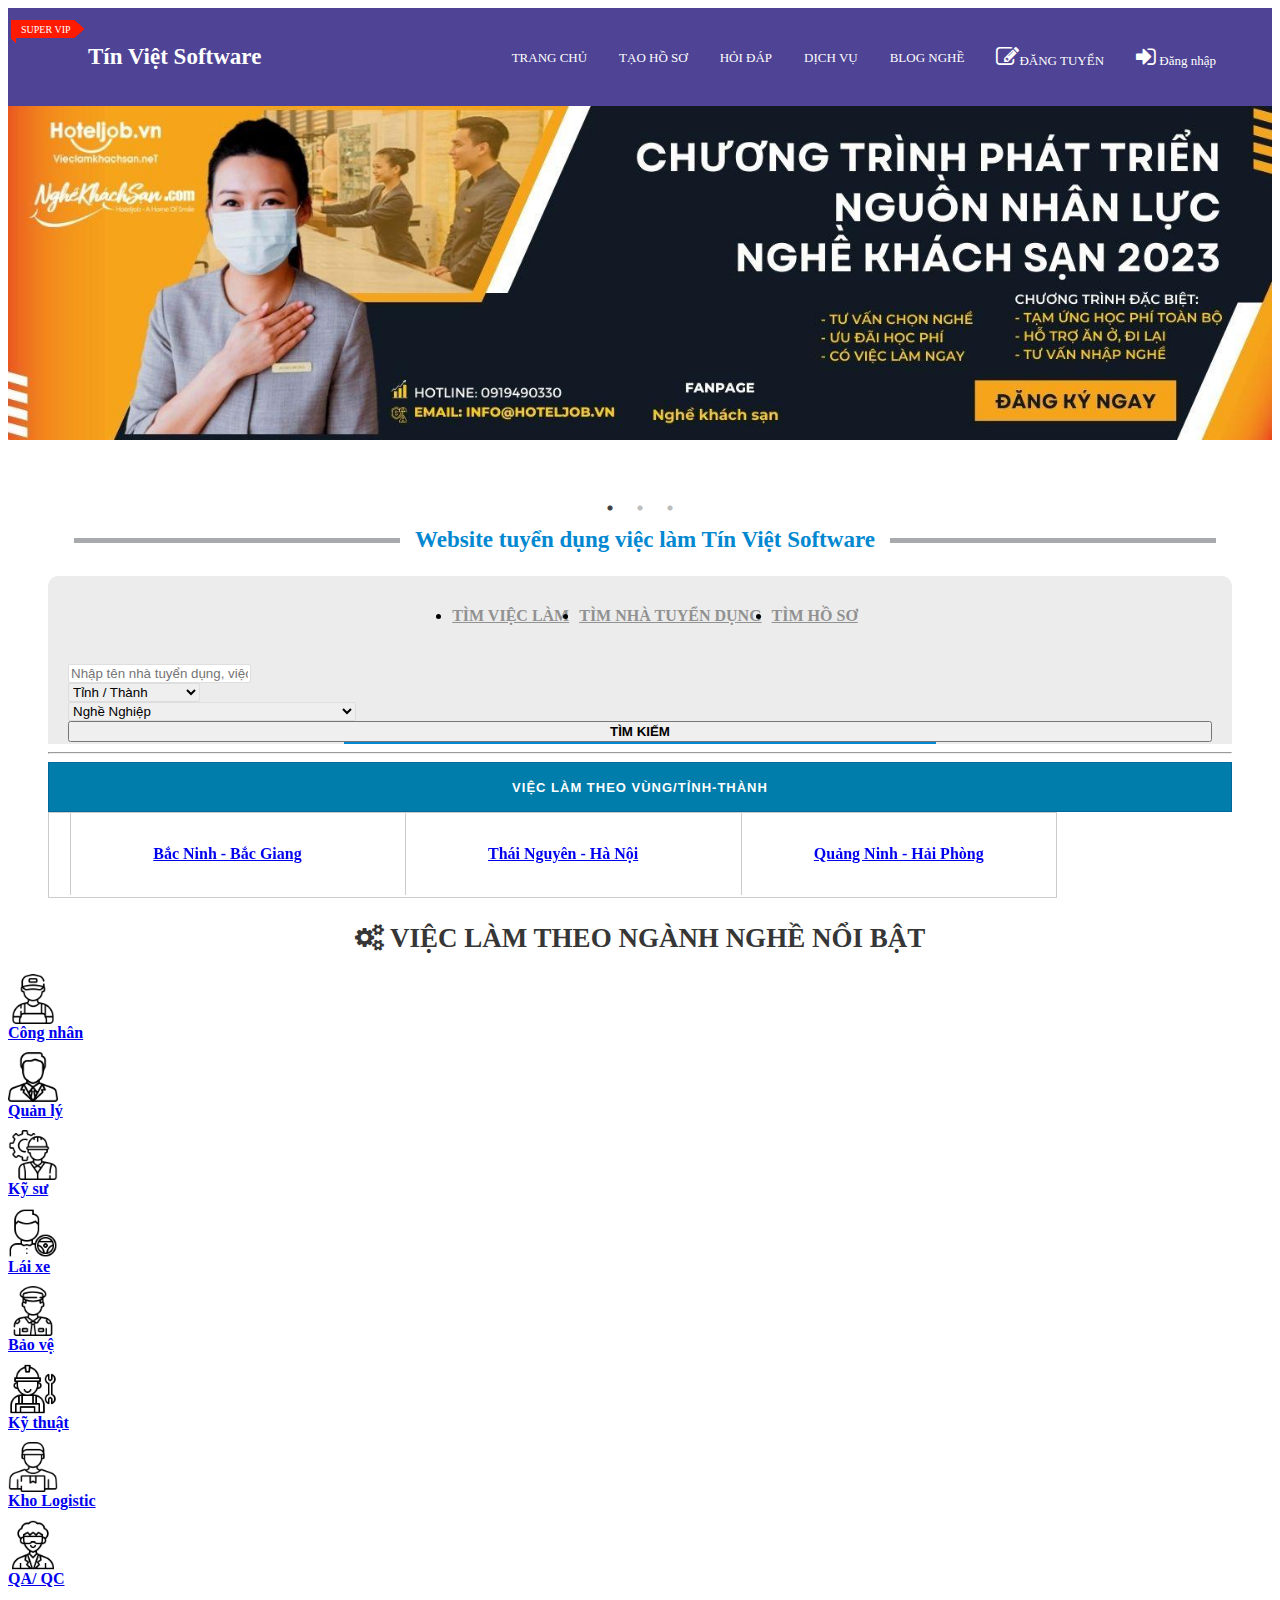
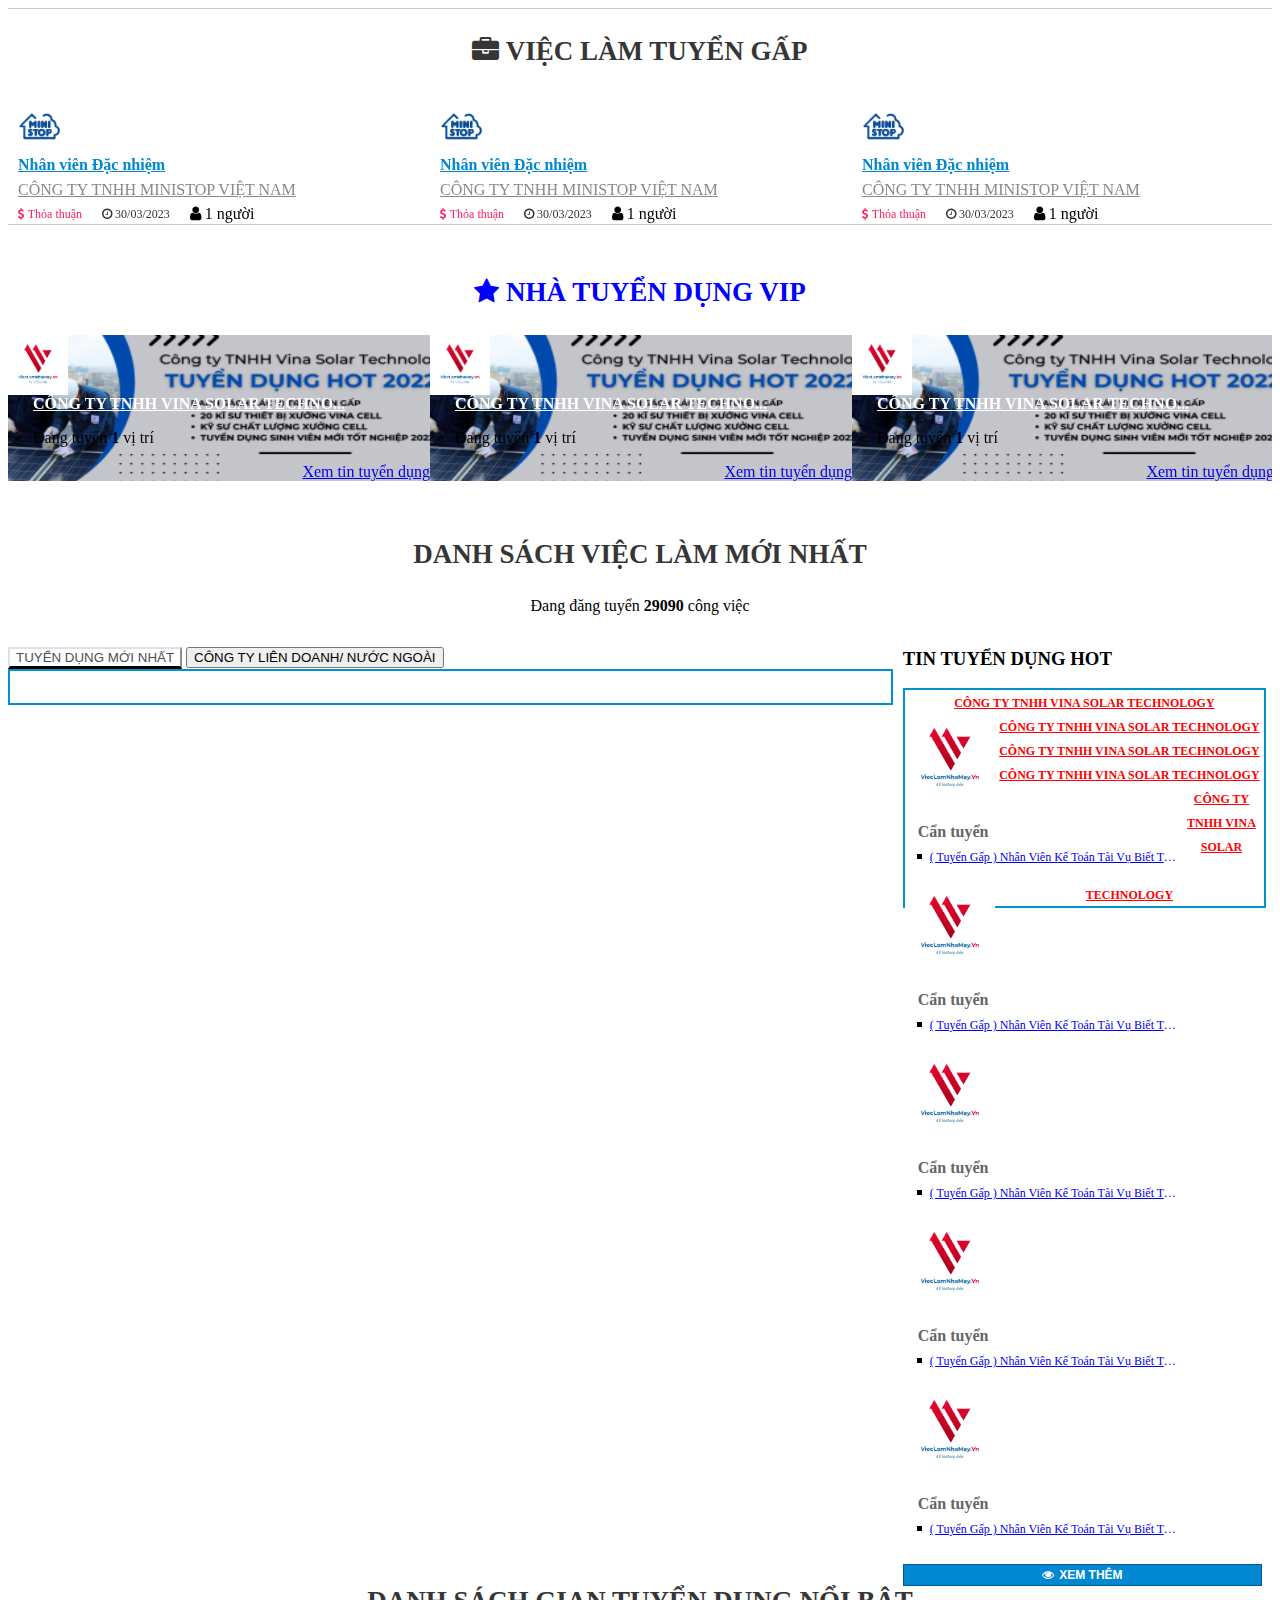
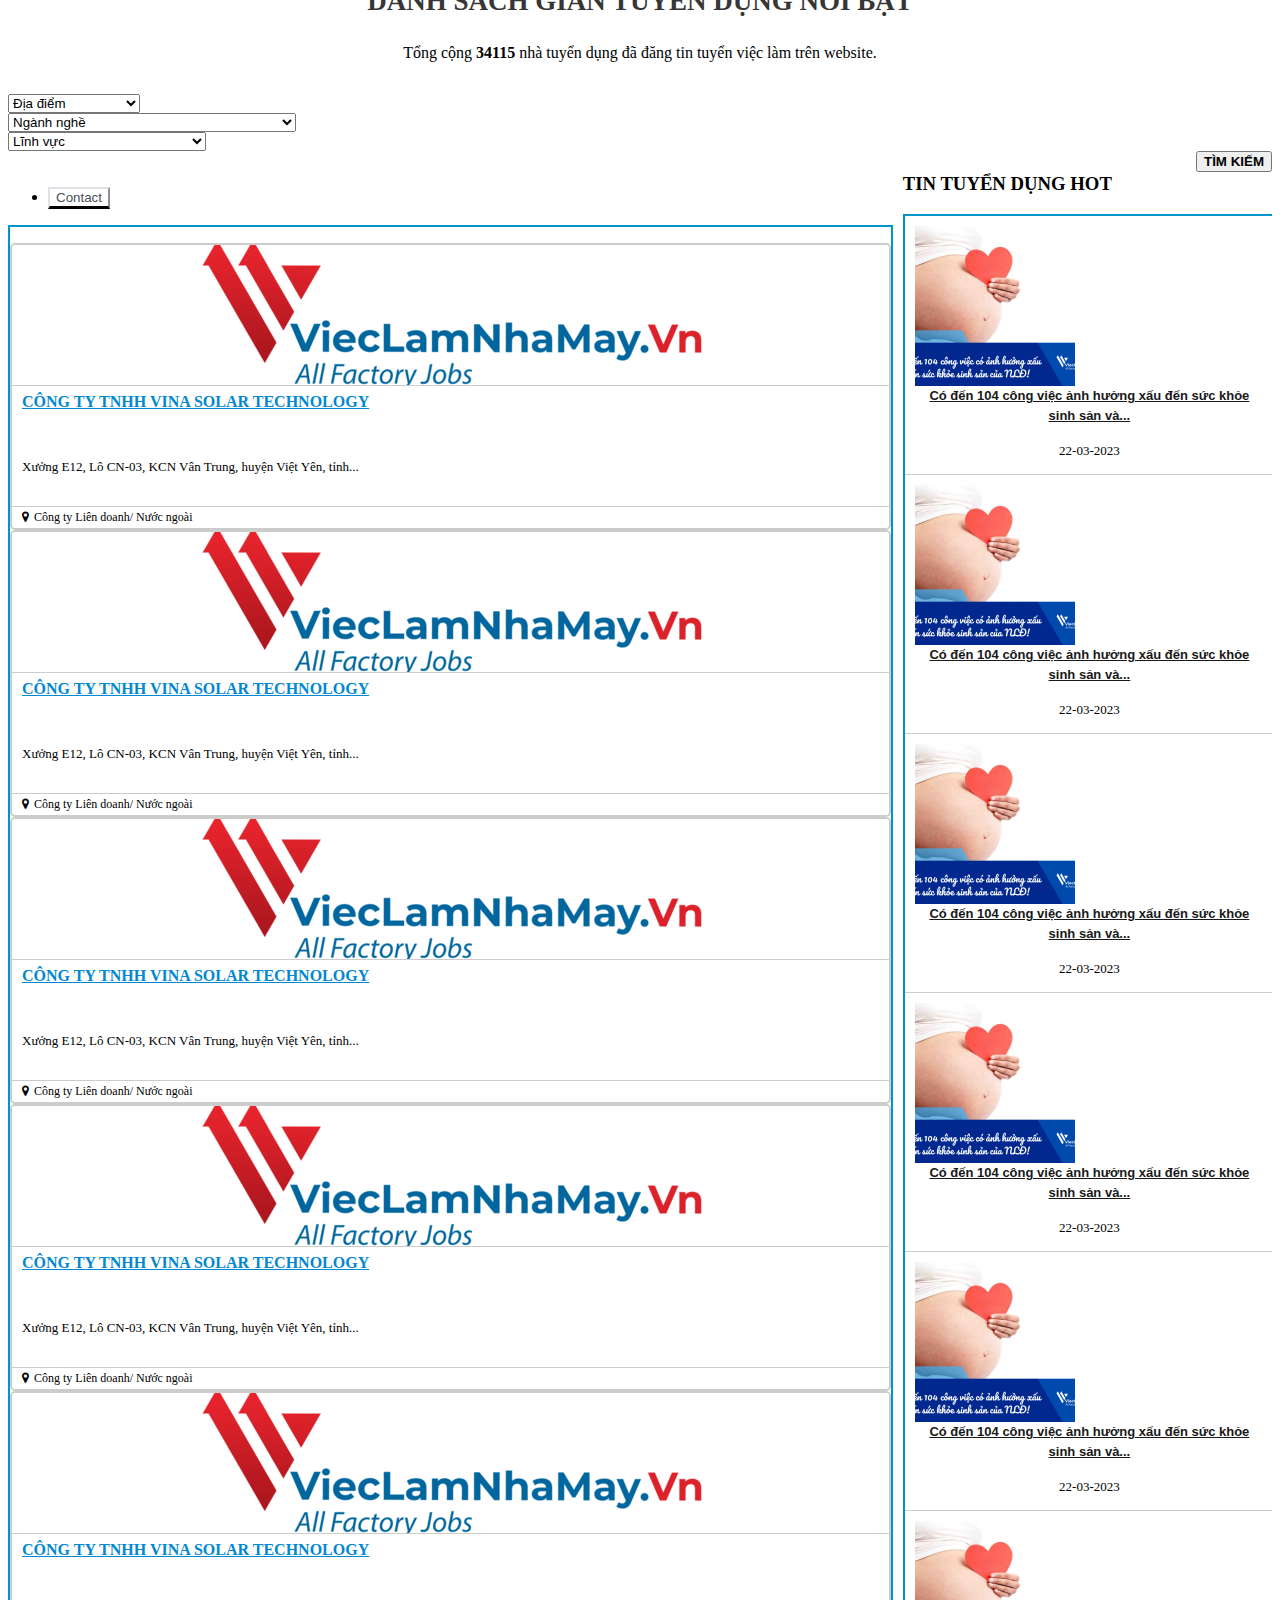
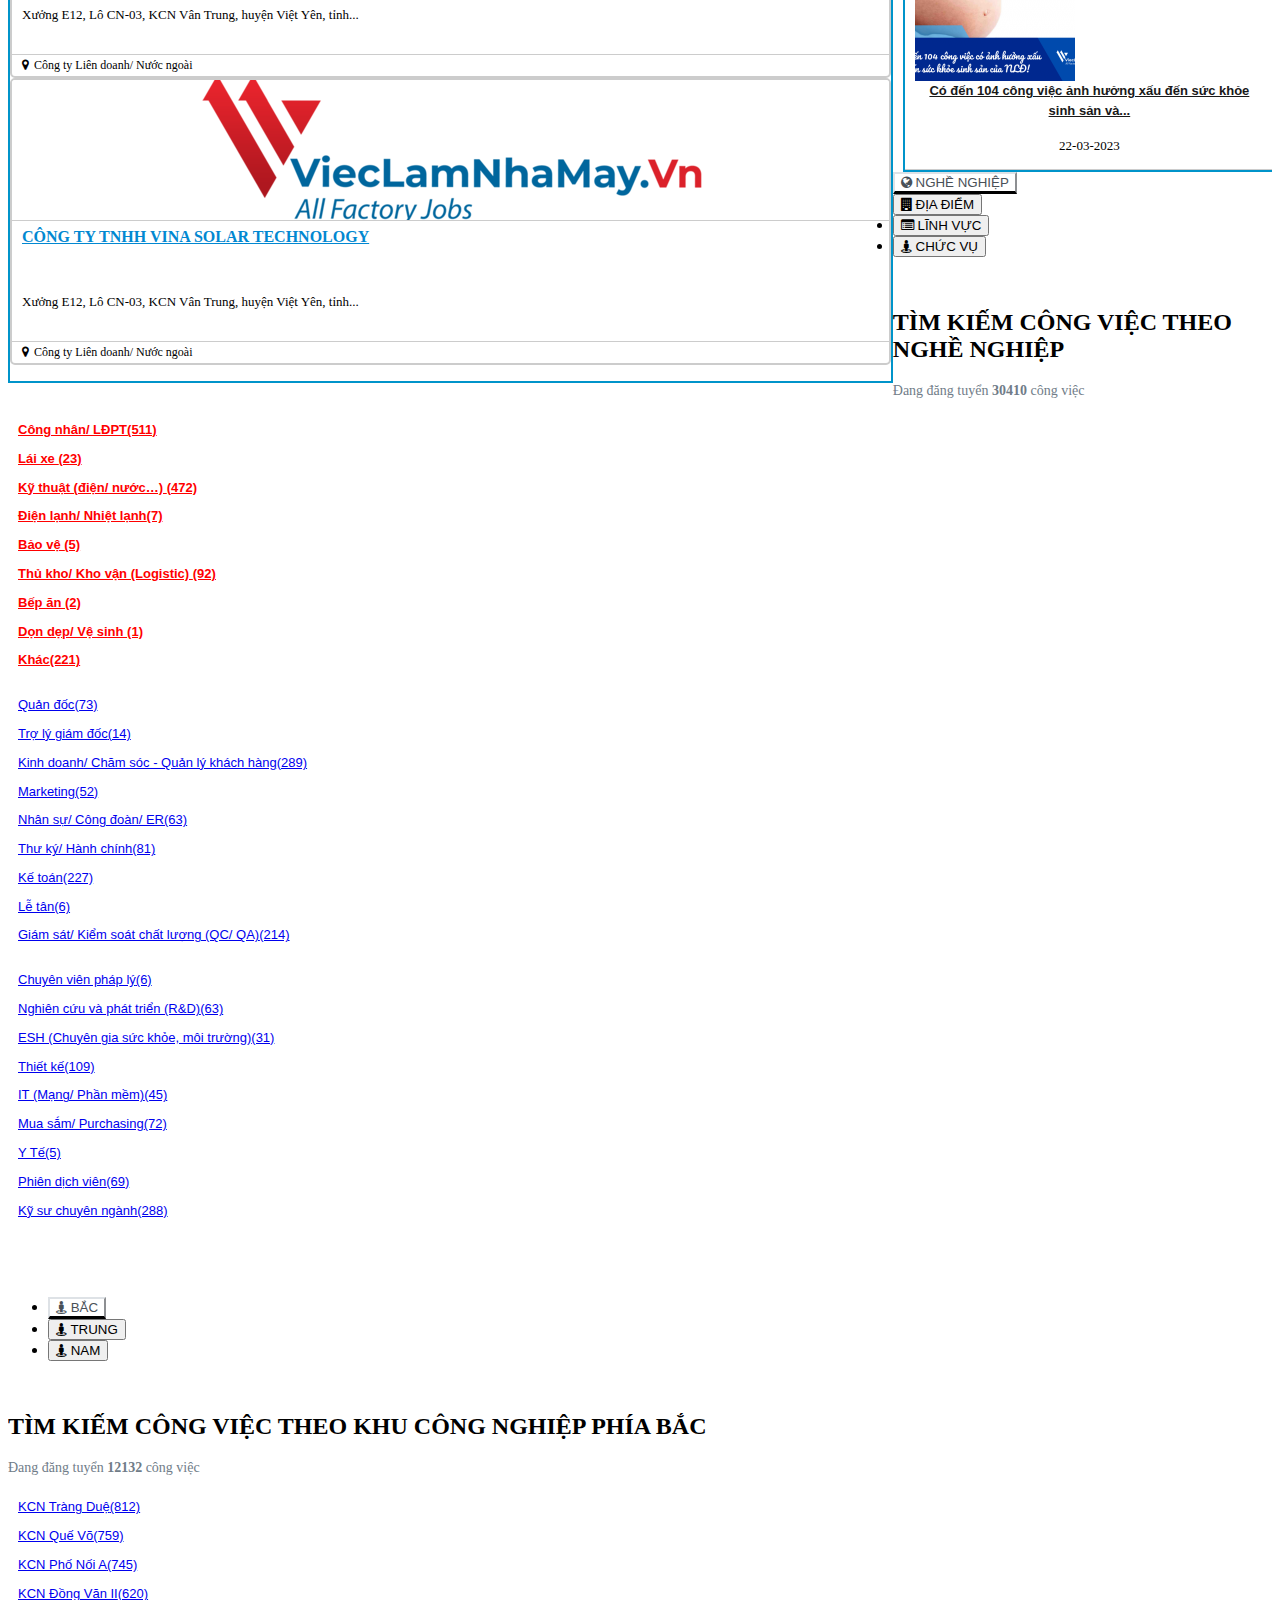
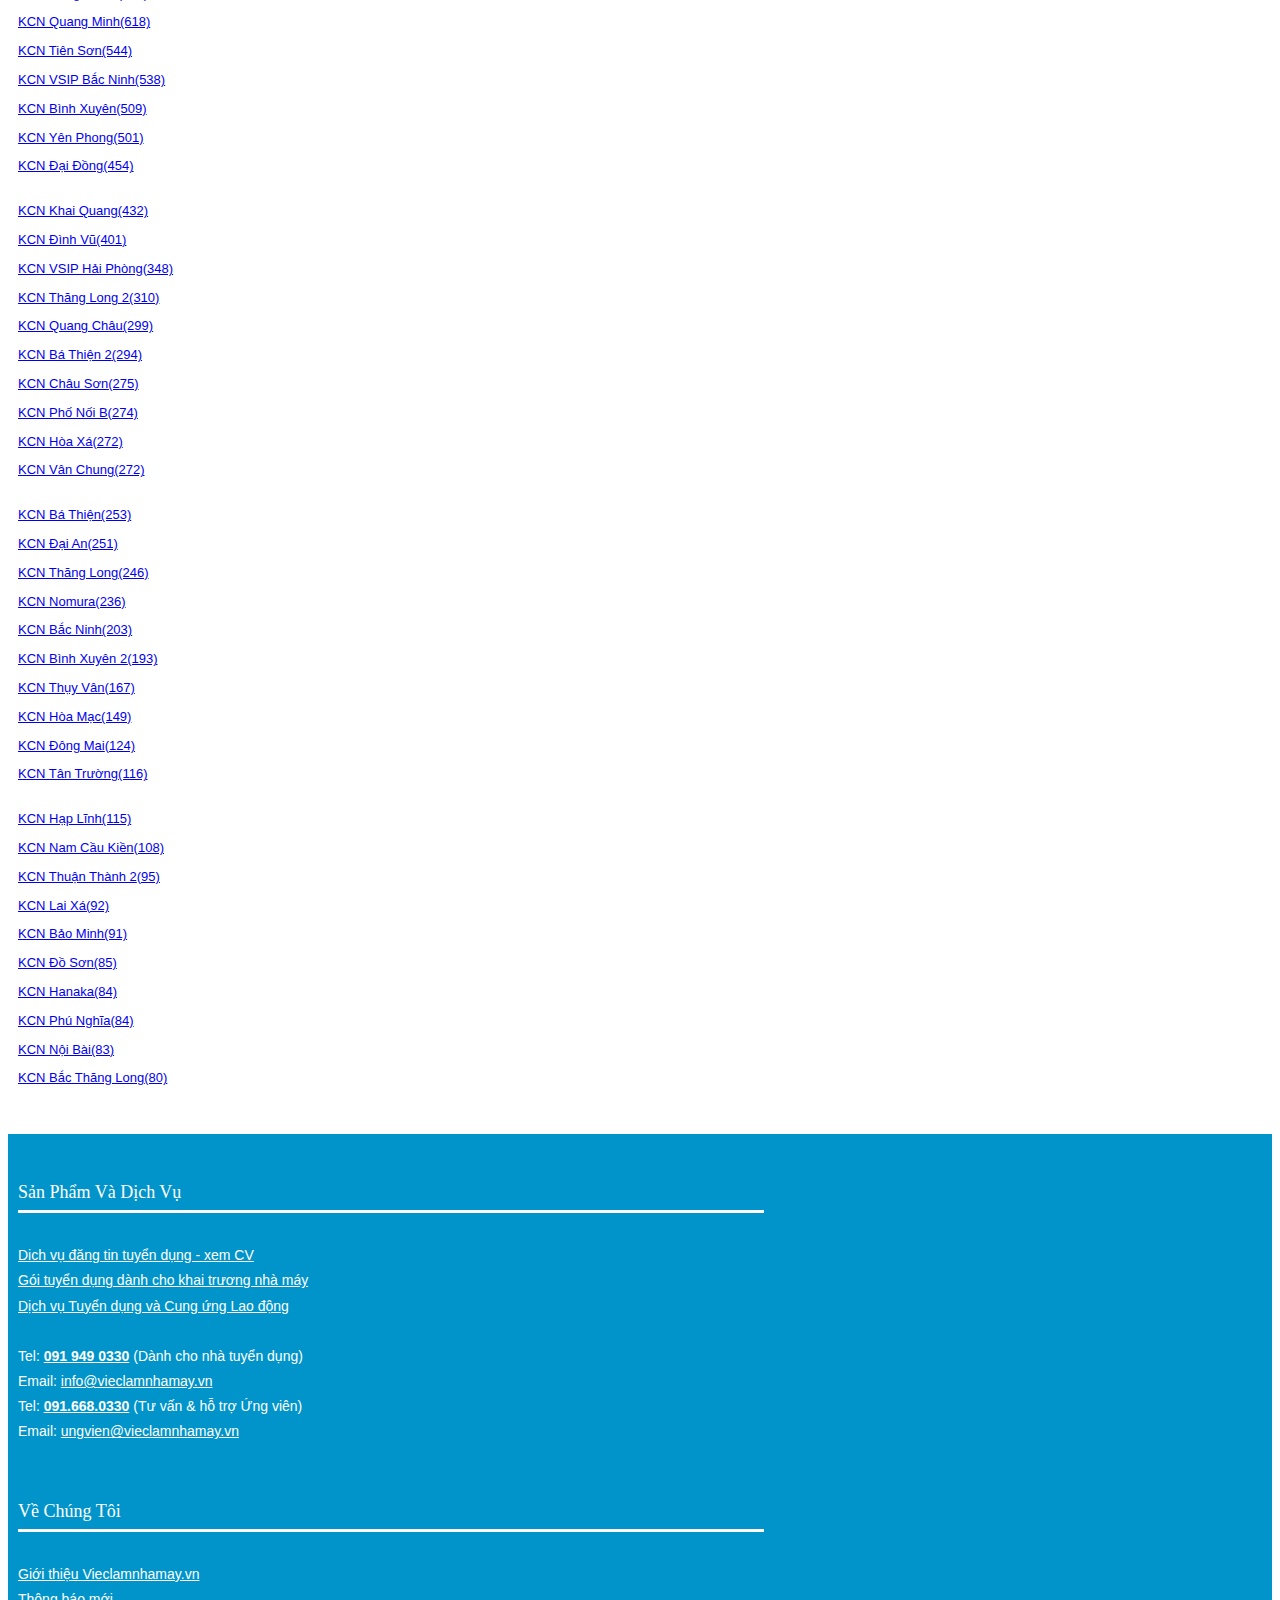
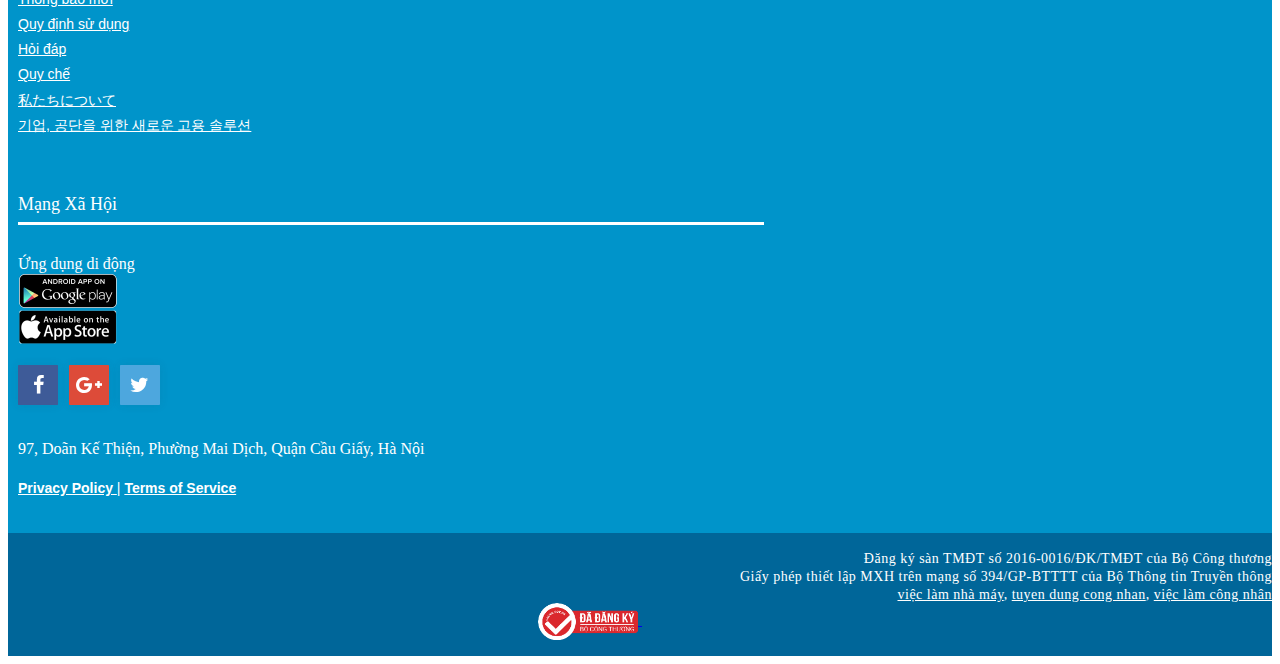
<file: index.html>
<!DOCTYPE html>
<html lang="en">

<head>
    <meta charset="UTF-8">
    <meta http-equiv="X-UA-Compatible" content="IE=edge">
    <meta name="viewport" content="width=device-width, initial-scale=1.0">
    <title>Tín Việt Software</title>
    <script src="https://code.jquery.com/jquery-3.4.1.js"></script>
    <link rel="stylesheet" href="https://cdnjs.cloudflare.com/ajax/libs/font-awesome/4.7.0/css/font-awesome.css" integrity="sha512-5A8nwdMOWrSz20fDsjczgUidUBR8liPYU+WymTZP1lmY9G6Oc7HlZv156XqnsgNUzTyMefFTcsFH/tnJE/+xBg==" crossorigin="anonymous" referrerpolicy="no-referrer" />
    <link rel="stylesheet" href="https://cdn.jsdelivr.net/npm/bootstrap@4.6.2/dist/css/bootstrap.min.css"
        integrity="sha384-xOolHFLEh07PJGoPkLv1IbcEPTNtaed2xpHsD9ESMhqIYd0nLMwNLD69Npy4HI+N" crossorigin="anonymous">
    <link rel="stylesheet" type="text/css" href="./libs/slick-1.8.1/slick/slick.css"/>
    <link rel="stylesheet" type="text/css" href="./libs/slick-1.8.1/slick/slick-theme.css"/>
    <link rel="stylesheet" href="./libs/OwlCarousel2-2.3.4/dist/assets/owl.carousel.min.css">
    <link rel="stylesheet" href="./libs/OwlCarousel2-2.3.4/dist/assets/owl.theme.default.min.css">
    <link rel="stylesheet" href="css/style.css">

    
    <script>
        
    </script>
</head>

<body>
    <div style="overflow-x: hidden; ">
        <header>
                <nav>
                    <ul class="navbar__li container">
                        <li class="logo">Tín Việt Software</li>
                        <li class="items"><a href="#">TRANG CHỦ</a></li>
                        <li class="items"><a href="#">TẠO HỒ SƠ</a></li>
                        <li class="items"><a href="#">HỎI ĐÁP</a></li>
                        <li class="items"><a href="#">DỊCH VỤ</a></li>
                        <li class="items"><a href="#">BLOG NGHỀ</a></li>
                        <li class="items">
                            <a href="javascript:void(0)" rel="nofollow" data-toggle="modal" data-target="#loginModal" class="post-job">
                                <i class="fa fa-edit" aria-hidden="true"></i>ĐĂNG TUYỂN
                            </a>
                        </li >
                        <li class="items"><a href="javascript:void(0)" data-toggle="modal" data-target="#loginModal" rel="nofollow" class="signin"><i
                                    class="fa fa-sign-in" aria-hidden="true"></i> Đăng nhập</a></li>
                        <li class="btn__html"><a href="#"><i class="fa fa-align-justify"></i></a></li>
                    </ul>
                 </nav>
        </header>

        <div class="carousel">
            <div class="responsive__banner">
                <div>
                    <img width="100%" src="./img/IMG1.jpeg" alt="">
                </div>
                <div>
                    <img width="100%" src="./img/IMG2.jpg" alt="">
                </div>
                <div>
                    <img width="100%" src="./img/IMG1.jpeg" alt="">
                </div>
              </div>
                      
        </div>

        <div class="" style="padding: 0 20px;margin: 0 20px !important;"><div class="find">
            <section class="bottom-search-form" id="search-home">
                <div class="container">
                    <div class="row">
                        <div class="col-md-12">
                            <div class="txt-search-advance hidden-xs hidden-sm">
                                <h1><span>Website tuyển dụng việc làm Tín Việt Software</span></h1>
                            </div>
                        </div>
                    </div>
                    <div class="row bg-seach">
                        <div class="col-md-12 hidden-xs hidden-sm">
                            <!-- <div class="row">
                        <div class="col-md-10 col-offset-1 wrapper-seach"> -->
                            <ul class="nav nav-tabs sidebar-tabs responsive hidden-xs hidden-sm" id="sidebar"
                                role="tablist">
                                <li>
                                    <a href="#tab-1" role="tab" data-toggle="tab">Tìm Việc Làm</a>
                                </li>
                                <li>
                                    <a href="#tab-2" role="tab" data-toggle="tab">Tìm Nhà Tuyển Dụng</a>
                                </li>
                                <li>
                                    <a href="#tab-3" role="tab" data-toggle="tab">Tìm Hồ Sơ</a>
                                </li>
                            </ul>
                            <div class="tab-content responsive hidden-xs hidden-sm ">
                                <div class="tab-pane active" id="tab-1">
                                    <form action="tim-viec" method="GET">
                                        <div class="row no-gutters">
                                            <div class="col-xs-12 col-sm-12 col-md-4 col-lg-4">
                                                <div class="form-group">
                                                    <input type="text" class="form-control keyword" id="job-search"
                                                        name="keyword" value=""
                                                        placeholder="Nhập tên nhà tuyển dụng, việc làm cần tìm hoặc sử dụng bộ lọc bên dưới">
                                                </div>
                                            </div>
                                            <div class="col-xs-12 col-sm-12 col-md-3 col-lg-3">
                                                <div class="form-group">
                                                    <select class="selectpicker form-control" name="city_id"
                                                        data-live-search="true" data-size="7">
                                                        <option value="">Tỉnh / Thành</option>
                                                        <option value="1">Toàn Quốc</option>
                                                        <option value="16">An Giang</option>
                                                        <option value="17">Bạc Liêu</option>
                                                        <option value="14">Bà Rịa - Vũng Tàu</option>
                                                        <option value="18">Bắc Kạn</option>
                                                        <option value="19">Bắc Giang</option>
                                                        <option value="20">Bắc Ninh</option>
                                                        <option value="21">Bến Tre</option>
                                                        <option value="22">Bình Dương</option>
                                                        <option value="23">Bình Định</option>
                                                        <option value="24">Bình Phước</option>
                                                        <option value="25">Bình Thuận</option>
                                                        <option value="26">Cà Mau</option>
                                                        <option value="27">Cao Bằng</option>
                                                        <option value="13">Cần Thơ</option>
                                                        <option value="6">Đà Nẵng</option>
                                                        <option value="28">Đắk Lắk</option>
                                                        <option value="29">Đắk Nông</option>
                                                        <option value="30">Điện Biên</option>
                                                        <option value="31">Đồng Nai</option>
                                                        <option value="32">Gia Lai</option>
                                                        <option value="33">Hà Giang</option>
                                                        <option value="34">Hà Nam</option>
                                                        <option value="2">Hà Nội</option>
                                                        <option value="35">Hà Tĩnh</option>
                                                        <option value="36">Hải Dương</option>
                                                        <option value="4">Hải Phòng</option>
                                                        <option value="38">Hậu Giang</option>
                                                        <option value="5">Huế</option>
                                                        <option value="37">Hòa Bình</option>
                                                        <option value="3">HCMC</option>
                                                        <option value="39">Hưng Yên</option>
                                                        <option value="11">Khánh Hòa</option>
                                                        <option value="10">Kiên Giang</option>
                                                        <option value="40">Kon Tum</option>
                                                        <option value="41">Lai Châu</option>
                                                        <option value="42">Lạng Sơn</option>
                                                        <option value="9">Lào Cai</option>
                                                        <option value="43">Lâm Đồng</option>
                                                        <option value="44">Long An</option>
                                                        <option value="45">Nam Định</option>
                                                        <option value="15">Nghệ An</option>
                                                        <option value="46">Ninh Bình</option>
                                                        <option value="47">Ninh Thuận</option>
                                                        <option value="12">Phan Thiết</option>
                                                        <option value="48">Phú Thọ</option>
                                                        <option value="49">Phú Yên</option>
                                                        <option value="50">Quảng Bình</option>
                                                        <option value="7">Quảng Nam</option>
                                                        <option value="51">Quảng Ngãi</option>
                                                        <option value="8">Quảng Ninh</option>
                                                        <option value="52">Quảng Trị</option>
                                                        <option value="53">Sóc Trăng</option>
                                                        <option value="54">Sơn La</option>
                                                        <option value="55">Thanh Hóa</option>
                                                        <option value="56">Tây Ninh</option>
                                                        <option value="57">Thái Bình</option>
                                                        <option value="58">Thái Nguyên</option>
                                                        <option value="59">Tiền Giang</option>
                                                        <option value="60">Đồng Tháp</option>
                                                        <option value="61">Trà Vinh</option>
                                                        <option value="62">Tuyên Quang</option>
                                                        <option value="63">Vĩnh Long</option>
                                                        <option value="64">Vĩnh Phúc</option>
                                                        <option value="65">Yên Bái</option>
                                                        <option value="66">Khác</option>
                                                        <option value="67">Nước ngoài</option>
                                                    </select>
                                                </div>
                                            </div>
                                            <div class="col-xs-12 col-sm-12 col-md-3 col-lg-3">
                                                <div class="form-group">
                                                    <select class="selectpicker form-control" name="career_id"
                                                        data-live-search="true" data-size="7">
                                                        <option value="">Nghề Nghiệp</option>
                                                        <option value="1">Công nhân/ LĐPT</option>
                                                        <option value="27">Kỹ sư chuyên ngành</option>
                                                        <option value="2">Quản đốc</option>
                                                        <option value="3">Trợ lý giám đốc</option>
                                                        <option value="4">Kinh doanh/ Chăm sóc - Quản lý khách hàng</option>
                                                        <option value="5">Marketing</option>
                                                        <option value="6">Nhân sự/ Công đoàn/ ER</option>
                                                        <option value="7">Thư ký/ Hành chính</option>
                                                        <option value="8">Kế toán</option>
                                                        <option value="9">Lễ tân</option>
                                                        <option value="10">Giám sát/ Kiểm soát chất lượng (QC/ QA)</option>
                                                        <option value="11">Chuyên viên pháp lý</option>
                                                        <option value="12">Nghiên cứu và phát triển (R&amp;D)</option>
                                                        <option value="13">ESH (Chuyên gia sức khỏe, môi trường)</option>
                                                        <option value="14">Thiết kế</option>
                                                        <option value="15">Lái xe</option>
                                                        <option value="16">Kỹ thuật (điện/ nước…)</option>
                                                        <option value="17">Điện lạnh/ Nhiệt lạnh</option>
                                                        <option value="18">IT (Mạng/ Phần mềm)</option>
                                                        <option value="19">Mua sắm/ Purchasing</option>
                                                        <option value="20">Bảo vệ</option>
                                                        <option value="21">Thủ kho/ Kho vận (Logistic)</option>
                                                        <option value="22">Bếp ăn</option>
                                                        <option value="23">Y Tế</option>
                                                        <option value="24">Dọn dẹp/ Vệ sinh</option>
                                                        <option value="26">Phiên dịch viên</option>
                                                        <option value="25">Khác</option>
                                                    </select>
                                                </div>
                                            </div>
                                            <div class="col-xs-12 col-sm-12 col-md-2 col-lg-2">
                                                <div class="form-group">
                                                    <button type="submit" class="btn btn-primary font-bold">TÌM
                                                        KIẾM</button>
                                                </div>
                                            </div>
                                        </div>
                                    </form>
                                </div>
                                <div class="tab-pane" id="tab-2">
                                    <form action="tim-nha-tuyen-dung" method="GET">
                                        <div class="row no-gutters">
                                            <div class="col-xs-12 col-sm-12 col-md-4 col-lg-4">
                                                <div class="form-group">
                                                    <input type="text" class="form-control keyword" name="keyword"
                                                        placeholder="Nhập việc làm, tên nhà tuyển Dụng">
                                                </div>
                                            </div>
                                            <div class="col-xs-12 col-sm-12 col-md-3 col-lg-3">
                                                <div class="form-group">
                                                    <select class="selectpicker form-control" name="city_id"
                                                        data-live-search="true" data-size="7">
                                                        <option value="">Tất cả</option>
                                                        <option value="1">Toàn Quốc</option>
                                                        <option value="16">An Giang</option>
                                                        <option value="17">Bạc Liêu</option>
                                                        <option value="14">Bà Rịa - Vũng Tàu</option>
                                                        <option value="18">Bắc Kạn</option>
                                                        <option value="19">Bắc Giang</option>
                                                        <option value="20">Bắc Ninh</option>
                                                        <option value="21">Bến Tre</option>
                                                        <option value="22">Bình Dương</option>
                                                        <option value="23">Bình Định</option>
                                                        <option value="24">Bình Phước</option>
                                                        <option value="25">Bình Thuận</option>
                                                        <option value="26">Cà Mau</option>
                                                        <option value="27">Cao Bằng</option>
                                                        <option value="13">Cần Thơ</option>
                                                        <option value="6">Đà Nẵng</option>
                                                        <option value="28">Đắk Lắk</option>
                                                        <option value="29">Đắk Nông</option>
                                                        <option value="30">Điện Biên</option>
                                                        <option value="31">Đồng Nai</option>
                                                        <option value="32">Gia Lai</option>
                                                        <option value="33">Hà Giang</option>
                                                        <option value="34">Hà Nam</option>
                                                        <option value="2">Hà Nội</option>
                                                        <option value="35">Hà Tĩnh</option>
                                                        <option value="36">Hải Dương</option>
                                                        <option value="4">Hải Phòng</option>
                                                        <option value="38">Hậu Giang</option>
                                                        <option value="5">Huế</option>
                                                        <option value="37">Hòa Bình</option>
                                                        <option value="3">HCMC</option>
                                                        <option value="39">Hưng Yên</option>
                                                        <option value="11">Khánh Hòa</option>
                                                        <option value="10">Kiên Giang</option>
                                                        <option value="40">Kon Tum</option>
                                                        <option value="41">Lai Châu</option>
                                                        <option value="42">Lạng Sơn</option>
                                                        <option value="9">Lào Cai</option>
                                                        <option value="43">Lâm Đồng</option>
                                                        <option value="44">Long An</option>
                                                        <option value="45">Nam Định</option>
                                                        <option value="15">Nghệ An</option>
                                                        <option value="46">Ninh Bình</option>
                                                        <option value="47">Ninh Thuận</option>
                                                        <option value="12">Phan Thiết</option>
                                                        <option value="48">Phú Thọ</option>
                                                        <option value="49">Phú Yên</option>
                                                        <option value="50">Quảng Bình</option>
                                                        <option value="7">Quảng Nam</option>
                                                        <option value="51">Quảng Ngãi</option>
                                                        <option value="8">Quảng Ninh</option>
                                                        <option value="52">Quảng Trị</option>
                                                        <option value="53">Sóc Trăng</option>
                                                        <option value="54">Sơn La</option>
                                                        <option value="55">Thanh Hóa</option>
                                                        <option value="56">Tây Ninh</option>
                                                        <option value="57">Thái Bình</option>
                                                        <option value="58">Thái Nguyên</option>
                                                        <option value="59">Tiền Giang</option>
                                                        <option value="60">Đồng Tháp</option>
                                                        <option value="61">Trà Vinh</option>
                                                        <option value="62">Tuyên Quang</option>
                                                        <option value="63">Vĩnh Long</option>
                                                        <option value="64">Vĩnh Phúc</option>
                                                        <option value="65">Yên Bái</option>
                                                        <option value="66">Khác</option>
                                                        <option value="67">Nước ngoài</option>
                                                    </select>
                                                </div>
                                            </div>
                                            <div class="col-xs-12 col-sm-12 col-md-3 col-lg-3">
                                                <div class="form-group">
                                                    <select class="selectpicker form-control" name="career_id"
                                                        data-live-search="true" data-size="7">
                                                        <option value="">Tất cả</option>
                                                        <option value="1">Công nhân/ LĐPT</option>
                                                        <option value="27">Kỹ sư chuyên ngành</option>
                                                        <option value="2">Quản đốc</option>
                                                        <option value="3">Trợ lý giám đốc</option>
                                                        <option value="4">Kinh doanh/ Chăm sóc - Quản lý khách hàng</option>
                                                        <option value="5">Marketing</option>
                                                        <option value="6">Nhân sự/ Công đoàn/ ER</option>
                                                        <option value="7">Thư ký/ Hành chính</option>
                                                        <option value="8">Kế toán</option>
                                                        <option value="9">Lễ tân</option>
                                                        <option value="10">Giám sát/ Kiểm soát chất lượng (QC/ QA)</option>
                                                        <option value="11">Chuyên viên pháp lý</option>
                                                        <option value="12">Nghiên cứu và phát triển (R&amp;D)</option>
                                                        <option value="13">ESH (Chuyên gia sức khỏe, môi trường)</option>
                                                        <option value="14">Thiết kế</option>
                                                        <option value="15">Lái xe</option>
                                                        <option value="16">Kỹ thuật (điện/ nước…)</option>
                                                        <option value="17">Điện lạnh/ Nhiệt lạnh</option>
                                                        <option value="18">IT (Mạng/ Phần mềm)</option>
                                                        <option value="19">Mua sắm/ Purchasing</option>
                                                        <option value="20">Bảo vệ</option>
                                                        <option value="21">Thủ kho/ Kho vận (Logistic)</option>
                                                        <option value="22">Bếp ăn</option>
                                                        <option value="23">Y Tế</option>
                                                        <option value="24">Dọn dẹp/ Vệ sinh</option>
                                                        <option value="26">Phiên dịch viên</option>
                                                        <option value="25">Khác</option>
                                                    </select>
                                                </div>
                                            </div>
                                            <div class="col-xs-12 col-sm-12 col-md-2 col-lg-2">
                                                <div class="form-group">
                                                    <button type="submit" class="btn btn-primary font-bold">TÌM
                                                        KIẾM</button>
                                                </div>
                                            </div>
                                        </div>
                                    </form>
                                </div>
                                <div class="tab-pane" id="tab-3">
                                    <form action="tim-ho-so" method="GET">
                                        <div class="row no-gutters">
                                            <div class="col-xs-12 col-sm-12 col-md-4 col-lg-4">
                                                <div class="form-group">
                                                    <input type="text" class="form-control keyword" name="keyword"
                                                        placeholder="Nhập tiêu đề hồ sơ hoặc tên ứng viên">
                                                </div>
                                            </div>
                                            <div class="col-xs-12 col-sm-12 col-md-3 col-lg-3">
                                                <div class="form-group">
                                                    <select class="selectpicker form-control" name="city_id"
                                                        data-live-search="true" data-size="7">
                                                        <option value="">Tất cả</option>
                                                        <option value="1">Toàn Quốc</option>
                                                        <option value="16">An Giang</option>
                                                        <option value="17">Bạc Liêu</option>
                                                        <option value="14">Bà Rịa - Vũng Tàu</option>
                                                        <option value="18">Bắc Kạn</option>
                                                        <option value="19">Bắc Giang</option>
                                                        <option value="20">Bắc Ninh</option>
                                                        <option value="21">Bến Tre</option>
                                                        <option value="22">Bình Dương</option>
                                                        <option value="23">Bình Định</option>
                                                        <option value="24">Bình Phước</option>
                                                        <option value="25">Bình Thuận</option>
                                                        <option value="26">Cà Mau</option>
                                                        <option value="27">Cao Bằng</option>
                                                        <option value="13">Cần Thơ</option>
                                                        <option value="6">Đà Nẵng</option>
                                                        <option value="28">Đắk Lắk</option>
                                                        <option value="29">Đắk Nông</option>
                                                        <option value="30">Điện Biên</option>
                                                        <option value="31">Đồng Nai</option>
                                                        <option value="32">Gia Lai</option>
                                                        <option value="33">Hà Giang</option>
                                                        <option value="34">Hà Nam</option>
                                                        <option value="2">Hà Nội</option>
                                                        <option value="35">Hà Tĩnh</option>
                                                        <option value="36">Hải Dương</option>
                                                        <option value="4">Hải Phòng</option>
                                                        <option value="38">Hậu Giang</option>
                                                        <option value="5">Huế</option>
                                                        <option value="37">Hòa Bình</option>
                                                        <option value="3">HCMC</option>
                                                        <option value="39">Hưng Yên</option>
                                                        <option value="11">Khánh Hòa</option>
                                                        <option value="10">Kiên Giang</option>
                                                        <option value="40">Kon Tum</option>
                                                        <option value="41">Lai Châu</option>
                                                        <option value="42">Lạng Sơn</option>
                                                        <option value="9">Lào Cai</option>
                                                        <option value="43">Lâm Đồng</option>
                                                        <option value="44">Long An</option>
                                                        <option value="45">Nam Định</option>
                                                        <option value="15">Nghệ An</option>
                                                        <option value="46">Ninh Bình</option>
                                                        <option value="47">Ninh Thuận</option>
                                                        <option value="12">Phan Thiết</option>
                                                        <option value="48">Phú Thọ</option>
                                                        <option value="49">Phú Yên</option>
                                                        <option value="50">Quảng Bình</option>
                                                        <option value="7">Quảng Nam</option>
                                                        <option value="51">Quảng Ngãi</option>
                                                        <option value="8">Quảng Ninh</option>
                                                        <option value="52">Quảng Trị</option>
                                                        <option value="53">Sóc Trăng</option>
                                                        <option value="54">Sơn La</option>
                                                        <option value="55">Thanh Hóa</option>
                                                        <option value="56">Tây Ninh</option>
                                                        <option value="57">Thái Bình</option>
                                                        <option value="58">Thái Nguyên</option>
                                                        <option value="59">Tiền Giang</option>
                                                        <option value="60">Đồng Tháp</option>
                                                        <option value="61">Trà Vinh</option>
                                                        <option value="62">Tuyên Quang</option>
                                                        <option value="63">Vĩnh Long</option>
                                                        <option value="64">Vĩnh Phúc</option>
                                                        <option value="65">Yên Bái</option>
                                                        <option value="66">Khác</option>
                                                        <option value="67">Nước ngoài</option>
                                                    </select>
                                                </div>
                                            </div>
                                            <div class="col-xs-12 col-sm-12 col-md-3 col-lg-3">
                                                <div class="form-group">
                                                    <select class="selectpicker form-control" name="career_id"
                                                        data-live-search="true" data-size="7">
                                                        <option value="">Tất cả</option>
                                                        <option value="1">Công nhân/ LĐPT</option>
                                                        <option value="27">Kỹ sư chuyên ngành</option>
                                                        <option value="2">Quản đốc</option>
                                                        <option value="3">Trợ lý giám đốc</option>
                                                        <option value="4">Kinh doanh/ Chăm sóc - Quản lý khách hàng</option>
                                                        <option value="5">Marketing</option>
                                                        <option value="6">Nhân sự/ Công đoàn/ ER</option>
                                                        <option value="7">Thư ký/ Hành chính</option>
                                                        <option value="8">Kế toán</option>
                                                        <option value="9">Lễ tân</option>
                                                        <option value="10">Giám sát/ Kiểm soát chất lượng (QC/ QA)</option>
                                                        <option value="11">Chuyên viên pháp lý</option>
                                                        <option value="12">Nghiên cứu và phát triển (R&amp;D)</option>
                                                        <option value="13">ESH (Chuyên gia sức khỏe, môi trường)</option>
                                                        <option value="14">Thiết kế</option>
                                                        <option value="15">Lái xe</option>
                                                        <option value="16">Kỹ thuật (điện/ nước…)</option>
                                                        <option value="17">Điện lạnh/ Nhiệt lạnh</option>
                                                        <option value="18">IT (Mạng/ Phần mềm)</option>
                                                        <option value="19">Mua sắm/ Purchasing</option>
                                                        <option value="20">Bảo vệ</option>
                                                        <option value="21">Thủ kho/ Kho vận (Logistic)</option>
                                                        <option value="22">Bếp ăn</option>
                                                        <option value="23">Y Tế</option>
                                                        <option value="24">Dọn dẹp/ Vệ sinh</option>
                                                        <option value="26">Phiên dịch viên</option>
                                                        <option value="25">Khác</option>
                                                    </select>
                                                </div>
                                            </div>
                                            <div class="col-xs-12 col-sm-12 col-md-2 col-lg-2">
                                                <div class="form-group">
                                                    <button type="submit" class="btn btn-primary font-bold">TÌM
                                                        KIẾM</button>
                                                </div>
                                            </div>
                                        </div>
                                    </form>
                                </div>
                            </div>
                            <!-- </div>
                    </div> -->
                        </div>
                        <div class="col-md-12 hidden-md hidden-lg">
                            <div class="panel-group" id="accordion">
                                <div class="panel panel-default">
                                    <div class="panel-heading">
                                        <h4 class="panel-title">
                                            <a data-toggle="collapse" data-parent="#accordion" href="#collapse1">Tìm Việc
                                                Làm</a>
                                        </h4>
                                    </div>
                                    <div id="collapse1" class="panel-collapse collapse in">
                                        <div class="panel-body">
                                            <form action="tim-viec" method="GET">
                                                <div class="row no-gutters">
                                                    <div class="col-xs-12 col-sm-12 col-md-4 col-lg-4">
                                                        <div class="form-group">
                                                            <input type="text" class="form-control keyword job-search"
                                                                name="keyword" value=""
                                                                placeholder="Nhập tên nhà tuyển dụng, việc làm cần tìm hoặc sử dụng bộ lọc bên dưới">
                                                        </div>
                                                    </div>
                                                    <div class="col-xs-12 col-sm-12 col-md-3 col-lg-3">
                                                        <div class="form-group">
                                                            <select class="selectpicker form-control" name="city_id"
                                                                data-live-search="true" data-size="7">
                                                                <option value="">Tỉnh / Thành</option>
                                                                <option value="1">Toàn Quốc</option>
                                                                <option value="16">An Giang</option>
                                                                <option value="17">Bạc Liêu</option>
                                                                <option value="14">Bà Rịa - Vũng Tàu</option>
                                                                <option value="18">Bắc Kạn</option>
                                                                <option value="19">Bắc Giang</option>
                                                                <option value="20">Bắc Ninh</option>
                                                                <option value="21">Bến Tre</option>
                                                                <option value="22">Bình Dương</option>
                                                                <option value="23">Bình Định</option>
                                                                <option value="24">Bình Phước</option>
                                                                <option value="25">Bình Thuận</option>
                                                                <option value="26">Cà Mau</option>
                                                                <option value="27">Cao Bằng</option>
                                                                <option value="13">Cần Thơ</option>
                                                                <option value="6">Đà Nẵng</option>
                                                                <option value="28">Đắk Lắk</option>
                                                                <option value="29">Đắk Nông</option>
                                                                <option value="30">Điện Biên</option>
                                                                <option value="31">Đồng Nai</option>
                                                                <option value="32">Gia Lai</option>
                                                                <option value="33">Hà Giang</option>
                                                                <option value="34">Hà Nam</option>
                                                                <option value="2">Hà Nội</option>
                                                                <option value="35">Hà Tĩnh</option>
                                                                <option value="36">Hải Dương</option>
                                                                <option value="4">Hải Phòng</option>
                                                                <option value="38">Hậu Giang</option>
                                                                <option value="5">Huế</option>
                                                                <option value="37">Hòa Bình</option>
                                                                <option value="3">HCMC</option>
                                                                <option value="39">Hưng Yên</option>
                                                                <option value="11">Khánh Hòa</option>
                                                                <option value="10">Kiên Giang</option>
                                                                <option value="40">Kon Tum</option>
                                                                <option value="41">Lai Châu</option>
                                                                <option value="42">Lạng Sơn</option>
                                                                <option value="9">Lào Cai</option>
                                                                <option value="43">Lâm Đồng</option>
                                                                <option value="44">Long An</option>
                                                                <option value="45">Nam Định</option>
                                                                <option value="15">Nghệ An</option>
                                                                <option value="46">Ninh Bình</option>
                                                                <option value="47">Ninh Thuận</option>
                                                                <option value="12">Phan Thiết</option>
                                                                <option value="48">Phú Thọ</option>
                                                                <option value="49">Phú Yên</option>
                                                                <option value="50">Quảng Bình</option>
                                                                <option value="7">Quảng Nam</option>
                                                                <option value="51">Quảng Ngãi</option>
                                                                <option value="8">Quảng Ninh</option>
                                                                <option value="52">Quảng Trị</option>
                                                                <option value="53">Sóc Trăng</option>
                                                                <option value="54">Sơn La</option>
                                                                <option value="55">Thanh Hóa</option>
                                                                <option value="56">Tây Ninh</option>
                                                                <option value="57">Thái Bình</option>
                                                                <option value="58">Thái Nguyên</option>
                                                                <option value="59">Tiền Giang</option>
                                                                <option value="60">Đồng Tháp</option>
                                                                <option value="61">Trà Vinh</option>
                                                                <option value="62">Tuyên Quang</option>
                                                                <option value="63">Vĩnh Long</option>
                                                                <option value="64">Vĩnh Phúc</option>
                                                                <option value="65">Yên Bái</option>
                                                                <option value="66">Khác</option>
                                                                <option value="67">Nước ngoài</option>
                                                            </select>
                                                        </div>
                                                    </div>
                                                    <div class="col-xs-12 col-sm-12 col-md-3 col-lg-3">
                                                        <div class="form-group">
                                                            <select class="selectpicker form-control" name="career_id"
                                                                data-live-search="true" data-size="7">
                                                                <option value="">Nghề Nghiệp</option>
                                                                <option value="1">Công nhân/ LĐPT</option>
                                                                <option value="27">Kỹ sư chuyên ngành</option>
                                                                <option value="2">Quản đốc</option>
                                                                <option value="3">Trợ lý giám đốc</option>
                                                                <option value="4">Kinh doanh/ Chăm sóc - Quản lý khách hàng
                                                                </option>
                                                                <option value="5">Marketing</option>
                                                                <option value="6">Nhân sự/ Công đoàn/ ER</option>
                                                                <option value="7">Thư ký/ Hành chính</option>
                                                                <option value="8">Kế toán</option>
                                                                <option value="9">Lễ tân</option>
                                                                <option value="10">Giám sát/ Kiểm soát chất lượng (QC/ QA)
                                                                </option>
                                                                <option value="11">Chuyên viên pháp lý</option>
                                                                <option value="12">Nghiên cứu và phát triển (R&amp;D)
                                                                </option>
                                                                <option value="13">ESH (Chuyên gia sức khỏe, môi trường)
                                                                </option>
                                                                <option value="14">Thiết kế</option>
                                                                <option value="15">Lái xe</option>
                                                                <option value="16">Kỹ thuật (điện/ nước…)</option>
                                                                <option value="17">Điện lạnh/ Nhiệt lạnh</option>
                                                                <option value="18">IT (Mạng/ Phần mềm)</option>
                                                                <option value="19">Mua sắm/ Purchasing</option>
                                                                <option value="20">Bảo vệ</option>
                                                                <option value="21">Thủ kho/ Kho vận (Logistic)</option>
                                                                <option value="22">Bếp ăn</option>
                                                                <option value="23">Y Tế</option>
                                                                <option value="24">Dọn dẹp/ Vệ sinh</option>
                                                                <option value="26">Phiên dịch viên</option>
                                                                <option value="25">Khác</option>
                                                            </select>
                                                        </div>
                                                    </div>
                                                    <div class="col-xs-12 col-sm-12 col-md-2 col-lg-2">
                                                        <div class="form-group">
                                                            <button type="submit" class="btn btn-primary font-bold">TÌM
                                                                KIẾM</button>
                                                        </div>
                                                    </div>
                                                </div>
                                            </form>
                                        </div>
                                    </div>
                                </div>
                                <div class="panel panel-default">
                                    <div class="panel-heading">
                                        <h4 class="panel-title">
                                            <a data-toggle="collapse" data-parent="#accordion" href="#collapse2">Tìm Nhà
                                                Tuyển Dụng</a>
                                        </h4>
                                    </div>
                                    <div id="collapse2" class="panel-collapse collapse">
                                        <div class="panel-body">
                                            <form action="tim-nha-tuyen-dung" method="GET">
                                                <div class="row no-gutters">
                                                    <div class="col-xs-12 col-sm-12 col-md-4 col-lg-4">
                                                        <div class="form-group">
                                                            <input type="text" class="form-control keyword" name="keyword"
                                                                placeholder="Nhập việc làm, tên nhà tuyển Dụng">
                                                        </div>
                                                    </div>
                                                    <div class="col-xs-12 col-sm-12 col-md-3 col-lg-3">
                                                        <div class="form-group">
                                                            <select class="selectpicker form-control" name="city_id"
                                                                data-live-search="true" data-size="7">
                                                                <option value="">Tỉnh / Thành</option>
                                                                <option value="1">Toàn Quốc</option>
                                                                <option value="16">An Giang</option>
                                                                <option value="17">Bạc Liêu</option>
                                                                <option value="14">Bà Rịa - Vũng Tàu</option>
                                                                <option value="18">Bắc Kạn</option>
                                                                <option value="19">Bắc Giang</option>
                                                                <option value="20">Bắc Ninh</option>
                                                                <option value="21">Bến Tre</option>
                                                                <option value="22">Bình Dương</option>
                                                                <option value="23">Bình Định</option>
                                                                <option value="24">Bình Phước</option>
                                                                <option value="25">Bình Thuận</option>
                                                                <option value="26">Cà Mau</option>
                                                                <option value="27">Cao Bằng</option>
                                                                <option value="13">Cần Thơ</option>
                                                                <option value="6">Đà Nẵng</option>
                                                                <option value="28">Đắk Lắk</option>
                                                                <option value="29">Đắk Nông</option>
                                                                <option value="30">Điện Biên</option>
                                                                <option value="31">Đồng Nai</option>
                                                                <option value="32">Gia Lai</option>
                                                                <option value="33">Hà Giang</option>
                                                                <option value="34">Hà Nam</option>
                                                                <option value="2">Hà Nội</option>
                                                                <option value="35">Hà Tĩnh</option>
                                                                <option value="36">Hải Dương</option>
                                                                <option value="4">Hải Phòng</option>
                                                                <option value="38">Hậu Giang</option>
                                                                <option value="5">Huế</option>
                                                                <option value="37">Hòa Bình</option>
                                                                <option value="3">HCMC</option>
                                                                <option value="39">Hưng Yên</option>
                                                                <option value="11">Khánh Hòa</option>
                                                                <option value="10">Kiên Giang</option>
                                                                <option value="40">Kon Tum</option>
                                                                <option value="41">Lai Châu</option>
                                                                <option value="42">Lạng Sơn</option>
                                                                <option value="9">Lào Cai</option>
                                                                <option value="43">Lâm Đồng</option>
                                                                <option value="44">Long An</option>
                                                                <option value="45">Nam Định</option>
                                                                <option value="15">Nghệ An</option>
                                                                <option value="46">Ninh Bình</option>
                                                                <option value="47">Ninh Thuận</option>
                                                                <option value="12">Phan Thiết</option>
                                                                <option value="48">Phú Thọ</option>
                                                                <option value="49">Phú Yên</option>
                                                                <option value="50">Quảng Bình</option>
                                                                <option value="7">Quảng Nam</option>
                                                                <option value="51">Quảng Ngãi</option>
                                                                <option value="8">Quảng Ninh</option>
                                                                <option value="52">Quảng Trị</option>
                                                                <option value="53">Sóc Trăng</option>
                                                                <option value="54">Sơn La</option>
                                                                <option value="55">Thanh Hóa</option>
                                                                <option value="56">Tây Ninh</option>
                                                                <option value="57">Thái Bình</option>
                                                                <option value="58">Thái Nguyên</option>
                                                                <option value="59">Tiền Giang</option>
                                                                <option value="60">Đồng Tháp</option>
                                                                <option value="61">Trà Vinh</option>
                                                                <option value="62">Tuyên Quang</option>
                                                                <option value="63">Vĩnh Long</option>
                                                                <option value="64">Vĩnh Phúc</option>
                                                                <option value="65">Yên Bái</option>
                                                                <option value="66">Khác</option>
                                                                <option value="67">Nước ngoài</option>
                                                            </select>
                                                        </div>
                                                    </div>
                                                    <div class="col-xs-12 col-sm-12 col-md-3 col-lg-3">
                                                        <div class="form-group">
                                                            <select class="selectpicker form-control" name="career_id"
                                                                data-live-search="true" data-size="7">
                                                                <option value="">Nghề Nghiệp</option>
                                                                <option value="1">Công nhân/ LĐPT</option>
                                                                <option value="27">Kỹ sư chuyên ngành</option>
                                                                <option value="2">Quản đốc</option>
                                                                <option value="3">Trợ lý giám đốc</option>
                                                                <option value="4">Kinh doanh/ Chăm sóc - Quản lý khách hàng
                                                                </option>
                                                                <option value="5">Marketing</option>
                                                                <option value="6">Nhân sự/ Công đoàn/ ER</option>
                                                                <option value="7">Thư ký/ Hành chính</option>
                                                                <option value="8">Kế toán</option>
                                                                <option value="9">Lễ tân</option>
                                                                <option value="10">Giám sát/ Kiểm soát chất lượng (QC/ QA)
                                                                </option>
                                                                <option value="11">Chuyên viên pháp lý</option>
                                                                <option value="12">Nghiên cứu và phát triển (R&amp;D)
                                                                </option>
                                                                <option value="13">ESH (Chuyên gia sức khỏe, môi trường)
                                                                </option>
                                                                <option value="14">Thiết kế</option>
                                                                <option value="15">Lái xe</option>
                                                                <option value="16">Kỹ thuật (điện/ nước…)</option>
                                                                <option value="17">Điện lạnh/ Nhiệt lạnh</option>
                                                                <option value="18">IT (Mạng/ Phần mềm)</option>
                                                                <option value="19">Mua sắm/ Purchasing</option>
                                                                <option value="20">Bảo vệ</option>
                                                                <option value="21">Thủ kho/ Kho vận (Logistic)</option>
                                                                <option value="22">Bếp ăn</option>
                                                                <option value="23">Y Tế</option>
                                                                <option value="24">Dọn dẹp/ Vệ sinh</option>
                                                                <option value="26">Phiên dịch viên</option>
                                                                <option value="25">Khác</option>
                                                            </select>
                                                        </div>
                                                    </div>
                                                    <div class="col-xs-12 col-sm-12 col-md-2 col-lg-2">
                                                        <div class="form-group">
                                                            <button type="submit" class="btn btn-primary font-bold">TÌM
                                                                KIẾM</button>
                                                        </div>
                                                    </div>
                                                </div>
                                            </form>
                                        </div>
                                    </div>
                                </div>
                                <div class="panel panel-default">
                                    <div class="panel-heading">
                                        <h4 class="panel-title">
                                            <a data-toggle="collapse" data-parent="#accordion" href="#collapse3">Tìm Hồ
                                                Sơ</a>
                                        </h4>
                                    </div>
                                    <div id="collapse3" class="panel-collapse collapse">
                                        <div class="panel-body">
                                            <form action="tim-ho-so" method="GET">
                                                <div class="row no-gutters">
                                                    <div class="col-xs-12 col-sm-12 col-md-4 col-lg-4">
                                                        <div class="form-group">
                                                            <input type="text" class="form-control keyword" name="keyword"
                                                                placeholder="Nhập tiêu đề hồ sơ hoặc tên ứng viên">
                                                        </div>
                                                    </div>
                                                    <div class="col-xs-12 col-sm-12 col-md-3 col-lg-3">
                                                        <div class="form-group">
                                                            <select class="selectpicker form-control" name="city_id"
                                                                data-live-search="true" data-size="7">
                                                                <option value="">Tỉnh / Thành</option>
                                                                <option value="1">Toàn Quốc</option>
                                                                <option value="16">An Giang</option>
                                                                <option value="17">Bạc Liêu</option>
                                                                <option value="14">Bà Rịa - Vũng Tàu</option>
                                                                <option value="18">Bắc Kạn</option>
                                                                <option value="19">Bắc Giang</option>
                                                                <option value="20">Bắc Ninh</option>
                                                                <option value="21">Bến Tre</option>
                                                                <option value="22">Bình Dương</option>
                                                                <option value="23">Bình Định</option>
                                                                <option value="24">Bình Phước</option>
                                                                <option value="25">Bình Thuận</option>
                                                                <option value="26">Cà Mau</option>
                                                                <option value="27">Cao Bằng</option>
                                                                <option value="13">Cần Thơ</option>
                                                                <option value="6">Đà Nẵng</option>
                                                                <option value="28">Đắk Lắk</option>
                                                                <option value="29">Đắk Nông</option>
                                                                <option value="30">Điện Biên</option>
                                                                <option value="31">Đồng Nai</option>
                                                                <option value="32">Gia Lai</option>
                                                                <option value="33">Hà Giang</option>
                                                                <option value="34">Hà Nam</option>
                                                                <option value="2">Hà Nội</option>
                                                                <option value="35">Hà Tĩnh</option>
                                                                <option value="36">Hải Dương</option>
                                                                <option value="4">Hải Phòng</option>
                                                                <option value="38">Hậu Giang</option>
                                                                <option value="5">Huế</option>
                                                                <option value="37">Hòa Bình</option>
                                                                <option value="3">HCMC</option>
                                                                <option value="39">Hưng Yên</option>
                                                                <option value="11">Khánh Hòa</option>
                                                                <option value="10">Kiên Giang</option>
                                                                <option value="40">Kon Tum</option>
                                                                <option value="41">Lai Châu</option>
                                                                <option value="42">Lạng Sơn</option>
                                                                <option value="9">Lào Cai</option>
                                                                <option value="43">Lâm Đồng</option>
                                                                <option value="44">Long An</option>
                                                                <option value="45">Nam Định</option>
                                                                <option value="15">Nghệ An</option>
                                                                <option value="46">Ninh Bình</option>
                                                                <option value="47">Ninh Thuận</option>
                                                                <option value="12">Phan Thiết</option>
                                                                <option value="48">Phú Thọ</option>
                                                                <option value="49">Phú Yên</option>
                                                                <option value="50">Quảng Bình</option>
                                                                <option value="7">Quảng Nam</option>
                                                                <option value="51">Quảng Ngãi</option>
                                                                <option value="8">Quảng Ninh</option>
                                                                <option value="52">Quảng Trị</option>
                                                                <option value="53">Sóc Trăng</option>
                                                                <option value="54">Sơn La</option>
                                                                <option value="55">Thanh Hóa</option>
                                                                <option value="56">Tây Ninh</option>
                                                                <option value="57">Thái Bình</option>
                                                                <option value="58">Thái Nguyên</option>
                                                                <option value="59">Tiền Giang</option>
                                                                <option value="60">Đồng Tháp</option>
                                                                <option value="61">Trà Vinh</option>
                                                                <option value="62">Tuyên Quang</option>
                                                                <option value="63">Vĩnh Long</option>
                                                                <option value="64">Vĩnh Phúc</option>
                                                                <option value="65">Yên Bái</option>
                                                                <option value="66">Khác</option>
                                                                <option value="67">Nước ngoài</option>
                                                            </select>
                                                        </div>
                                                    </div>
                                                    <div class="col-xs-12 col-sm-12 col-md-3 col-lg-3">
                                                        <div class="form-group">
                                                            <select class="selectpicker form-control" name="career_id"
                                                                data-live-search="true" data-size="7">
                                                                <option value="">Nghề Nghiệp</option>
                                                                <option value="1">Công nhân/ LĐPT</option>
                                                                <option value="27">Kỹ sư chuyên ngành</option>
                                                                <option value="2">Quản đốc</option>
                                                                <option value="3">Trợ lý giám đốc</option>
                                                                <option value="4">Kinh doanh/ Chăm sóc - Quản lý khách hàng
                                                                </option>
                                                                <option value="5">Marketing</option>
                                                                <option value="6">Nhân sự/ Công đoàn/ ER</option>
                                                                <option value="7">Thư ký/ Hành chính</option>
                                                                <option value="8">Kế toán</option>
                                                                <option value="9">Lễ tân</option>
                                                                <option value="10">Giám sát/ Kiểm soát chất lượng (QC/ QA)
                                                                </option>
                                                                <option value="11">Chuyên viên pháp lý</option>
                                                                <option value="12">Nghiên cứu và phát triển (R&amp;D)
                                                                </option>
                                                                <option value="13">ESH (Chuyên gia sức khỏe, môi trường)
                                                                </option>
                                                                <option value="14">Thiết kế</option>
                                                                <option value="15">Lái xe</option>
                                                                <option value="16">Kỹ thuật (điện/ nước…)</option>
                                                                <option value="17">Điện lạnh/ Nhiệt lạnh</option>
                                                                <option value="18">IT (Mạng/ Phần mềm)</option>
                                                                <option value="19">Mua sắm/ Purchasing</option>
                                                                <option value="20">Bảo vệ</option>
                                                                <option value="21">Thủ kho/ Kho vận (Logistic)</option>
                                                                <option value="22">Bếp ăn</option>
                                                                <option value="23">Y Tế</option>
                                                                <option value="24">Dọn dẹp/ Vệ sinh</option>
                                                                <option value="26">Phiên dịch viên</option>
                                                                <option value="25">Khác</option>
                                                            </select>
                                                        </div>
                                                    </div>
                                                    <div class="col-xs-12 col-sm-12 col-md-2 col-lg-2">
                                                        <div class="form-group">
                                                            <button type="submit" class="btn btn-primary font-bold">TÌM
                                                                KIẾM</button>
                                                        </div>
                                                    </div>
                                                </div>
                                            </form>
                                        </div>
                                    </div>
                                </div>
                            </div>
                        </div>
                    </div>
                </div>
                <div class="container line">
                    <div class="col-md-12">
                        <hr>
                    </div>
                </div>
                <div class="container adv-middle trend-work">
                    <div class="row">
                        <div class="col-md-2 col-sm-12 col-xs-12 div-1">
                            VIỆC LÀM THEO VÙNG/TỈNH-THÀNH </div>
                        <div class="col-md-10 col-sm-12 col-xs-12 div-2 content-city owl-carousel">
                            <div class="city">
                                <p><a href="tim-viec-tai-bac-ninh-k19c0" title="Bắc Ninh, Bắc Giang - Vieclamnhamay.vn"
                                        alt="Bắc Ninh, Bắc Giang - Vieclamnhamay.vn">Bắc Ninh - Bắc Giang</a></p>
                            </div>
                            <div class="city">
                                <p><a href="tim-viec-tai-ha-noi-k2c0" title="Thái Nguyên, Hà Nội - Vieclamnhamay.vn"
                                        alt="Thái Nguyên, Hà Nội - Vieclamnhamay.vn">Thái Nguyên - Hà Nội</a></p>
                            </div>
                            <div class="city">
                                <p><a href="tim-viec-tai-quang-ninh-k8c0" title="Quảng Ninh, Hải Phòng - Vieclamnhamay.vn"
                                        alt="Quảng Ninh, Hải Phòng - Vieclamnhamay.vn">Quảng Ninh - Hải Phòng</a></p>
                            </div>
                            <div class="city">
                                <p><a href="tim-viec-tai-hung-yen-k39c0" title="Hưng Yên, Hà Nam - Vieclamnhamay.vn"
                                        alt="Hưng Yên, Hà Nam - Vieclamnhamay.vn">Hưng Yên - Hà Nam</a></p>
                            </div>
                            <div class="city">
                                <p><a href="tim-viec-tai-thanh-hoa-k55c0" title="Thanh Hóa, Nghệ An - Vieclamnhamay.vn"
                                        alt="Thanh Hóa, Nghệ An - Vieclamnhamay.vn">Thanh Hóa - Nghệ An - Hà Tĩnh</a></p>
                            </div>
                            <div class="city">
                                <p><a href="tim-viec-tai-da-nang-k6c0"
                                        title="Đà Nẵng, Quảng Nam, Quảng Ngãi - Vieclamnhamay.vn"
                                        alt="Đà Nẵng, Quảng Nam, Quảng Ngãi - Vieclamnhamay.vn">Đà Nẵng - Quảng Nam - Quảng
                                        Ngãi</a></p>
                            </div>
                            <div class="city">
                                <p><a href="tim-viec-tai-binh-duong-k22c0"
                                        title="Bình Dương, Đồng Nai, Bình Phước - Vieclamnhamay.vn"
                                        alt="Bình Dương, Đồng Nai, Bình Phước - Vieclamnhamay.vn">Bình Dương - Đồng Nai -
                                        Bình Phước</a></p>
                            </div>
                            <div class="city">
                                <p><a href="tim-viec-tai-hcmc-k3c0" title="Tp HCM, Miền Tây - Vieclamnhamay.vn"
                                        alt="Tp HCM, Miền Tây - Vieclamnhamay.vn">Tp HCM - Miền Tây</a></p>
                            </div>
                        </div>
                    </div>
                </div>
            </section>
        </div>
    </div>

    <!-- START career job -->
    <section class="job-urgent border-top" style="margin: 20px 0px;border-bottom: 1px solid #cccccc;">
        <div class="container">
            <div class="row">
                <div class="main-heading mb-20 w-100" >
                    <h3 class="text-center bold" style="margin: 0 auto;"><i class="fa fa-cogs fa-fr" aria-hidden="true"></i> VIỆC LÀM THEO
                        NGÀNH NGHỀ NỔI BẬT</h3>
                </div>
            </div>
            <div class="row">
                <div class="career-homepage d-flex justify-content-around" style="width: 100%;">
                    <div class="career-item ">
                        <div class="row d-flex flex-column">
                            <div class="logo text-center">
                                <a href="tim-viec-cong-nhan-ldpt-c1" title="Công nhân/ LĐPT" target="_blank">
                                    <div class="logo_box">
                                        <img class="owl-lazy"
                                            src="./img/cong-nhan-ldpt.png"
                                            alt="Công nhân/ LĐPT" title="Công nhân/ LĐPT">
                                    </div>
                                </a>
                            </div>
                            <div class="name text-center">
                                <a class="color-site-1 font-bold" href="tim-viec-cong-nhan-ldpt-c1"
                                    title="Công nhân/ LĐPT" target="_blank">Công nhân</a>
                            </div>
                        </div>
                    </div>
                    <div class="career-item" >
                        <div class="row d-flex flex-column">
                            <div class="logo text-center">
                                <a href="tim-viec-quan-doc-c2" title="Quản đốc" target="_blank">
                                    <div class="logo_box">
                                        <img class="owl-lazy" src="./img/quan-doc.png"
                                            alt="Quản đốc" title="Quản đốc">
                                    </div>
                                </a>
                            </div>
                            <div class="name text-center">
                                <a class="color-site-1 font-bold" href="tim-viec-quan-doc-c2" title="Quản đốc"
                                    target="_blank">Quản lý</a>
                            </div>
                        </div>
                    </div>
                    <div class="career-item" >
                        <div class="row d-flex flex-column">
                            <div class="logo text-center">
                                <a href="tim-viec-ky-su-chuyen-nganh-c27" title="Kỹ sư chuyên ngành"
                                    target="_blank">
                                    <div class="logo_box">
                                        <img class="owl-lazy"
                                            src="./img/ky-su-chuyen-nganh.png"
                                            alt="Kỹ sư chuyên ngành" title="Kỹ sư chuyên ngành">
                                    </div>
                                </a>
                            </div>
                            <div class="name text-center">
                                <a class="color-site-1 font-bold" href="tim-viec-ky-su-chuyen-nganh-c27"
                                    title="Kỹ sư chuyên ngành" target="_blank">Kỹ sư</a>
                            </div>
                        </div>
                    </div>
                    <div class="career-item" >
                        <div class="row d-flex flex-column">
                            <div class="logo text-center">
                                <a href="tim-viec-lai-xe-c15" title="Lái xe" target="_blank">
                                    <div class="logo_box">
                                        <img class="owl-lazy" src="./img/lai-xe.png"
                                            alt="Lái xe" title="Lái xe">
                                    </div>
                                </a>
                            </div>
                            <div class="name text-center">
                                <a class="color-site-1 font-bold" href="tim-viec-lai-xe-c15" title="Lái xe"
                                    target="_blank">Lái xe</a>
                            </div>
                        </div>
                    </div>
                    <div class="career-item" >
                        <div class="row d-flex flex-column">
                            <div class="logo text-center">
                                <a href="tim-viec-bao-ve-c20" title="Bảo vệ" target="_blank">
                                    <div class="logo_box">
                                        <img class="owl-lazy" src="./img/bao-ve.png"
                                            alt="Bảo vệ" title="Bảo vệ">
                                    </div>
                                </a>
                            </div>
                            <div class="name text-center">
                                <a class="color-site-1 font-bold" href="tim-viec-bao-ve-c20" title="Bảo vệ"
                                    target="_blank">Bảo vệ</a>
                            </div>
                        </div>
                    </div>
                    <div class="career-item" >
                        <div class="row d-flex flex-column">
                            <div class="logo text-center">
                                <a href="tim-viec-ky-thuat-dien-nuoc-c16" title="Kỹ thuật (điện/ nước…)"
                                    target="_blank">
                                    <div class="logo_box">
                                        <img class="owl-lazy"
                                            src="./img/ky-thuat-dien-nuoc.png"
                                            alt="Kỹ thuật (điện/ nước…)" title="Kỹ thuật (điện/ nước…)">
                                    </div>
                                </a>
                            </div>
                            <div class="name text-center">
                                <a class="color-site-1 font-bold" href="tim-viec-ky-thuat-dien-nuoc-c16"
                                    title="Kỹ thuật (điện/ nước…)" target="_blank">Kỹ thuật</a>
                            </div>
                        </div>
                    </div>
                    <div class="career-item" >
                        <div class="row d-flex flex-column">
                            <div class="logo text-center">
                                <a href="tim-viec-thu-kho-kho-van-logistic-c21" title="Thủ kho/ Kho vận (Logistic)"
                                    target="_blank">
                                    <div class="logo_box">
                                        <img class="owl-lazy"
                                            src="./img/thu-kho-kho-van-logistic.png"
                                            alt="Thủ kho/ Kho vận (Logistic)" title="Thủ kho/ Kho vận (Logistic)">
                                    </div>
                                </a>
                            </div>
                            <div class="name text-center">
                                <a class="color-site-1 font-bold" href="tim-viec-thu-kho-kho-van-logistic-c21"
                                    title="Thủ kho/ Kho vận (Logistic)" target="_blank">Kho Logistic</a>
                            </div>
                        </div>
                    </div>
                    <div class="career-item" >
                        <div class="row d-flex flex-column">
                            <div class="logo text-center">
                                <a href="tim-viec-giam-sat-kiem-soat-chat-luong-qc-qa-c10"
                                    title="Giám sát/ Kiểm soát chất lượng (QC/ QA)" target="_blank">
                                    <div class="logo_box">
                                        <img class="owl-lazy"
                                            src="./img/giam-sat-kiem-soat-chat-luong-qc-qa.png"
                                            alt="Giám sát/ Kiểm soát chất lượng (QC/ QA)"
                                            title="Giám sát/ Kiểm soát chất lượng (QC/ QA)">
                                    </div>
                                </a>
                            </div>
                            <div class="name text-center">
                                <a class="color-site-1 font-bold"
                                    href="tim-viec-giam-sat-kiem-soat-chat-luong-qc-qa-c10"
                                    title="Giám sát/ Kiểm soát chất lượng (QC/ QA)" target="_blank">QA/ QC</a>
                            </div>
                        </div>
                    </div>
                </div>
            </div>
        </div>
    </section>
    <!-- START career feature -->
    
    <div class="job-urgent__company" id="job-urgent" style="margin-bottom: 20px;border-bottom: 1px solid #cccccc;">
        <div class="container">
            <div class="row">
                <div class="main-heading mb-20 w-100" >
                    <h3 class="text-center bold"><i class="fa fa-briefcase fa-fr" aria-hidden="true"></i> VIỆC LÀM
                        TUYỂN GẤP</h3>
                </div>
            </div>
            <div class="row carousel__job-urgent">
                <div class="col-lg-4 col-md-4 col-sm-6 col-xs-12 job-item">
                    <div class="border">
                        <div class="d-flex bd-highlight">
                            <div class="p-2 flex-shrink-1 bd-highlight company_logo">
                                <a href="viec-lam/173722-nhan-vien-dac-nhiem" title="" target="_blank">
                                    <div class="logo_box"><img class="owl-lazy"
                                            src="./img/640208d85ac262_83931976.PNG"
                                            alt="CÔNG TY TNHH MINISTOP VIỆT NAM"
                                            title="CÔNG TY TNHH MINISTOP VIỆT NAM"></div>
                                </a>
                            </div>
                            <div class="p-2 w-100 bd-highlight company_name">
                                <p class="title text-overflow">
                                    <a href="viec-lam/173722-nhan-vien-dac-nhiem" title="Nhân viên Đặc nhiệm"
                                        target="_blank">
                                        Nhân viên Đặc nhiệm </a>
                                </p>
                                <p class="company text-overflow"><a
                                        href="gian-tuyen-dung/cong-ty-tnhh-ministop-viet-nam-33907"
                                        target="_blank" title="CÔNG TY TNHH MINISTOP VIỆT NAM tuyển dụng">CÔNG
                                        TY TNHH MINISTOP VIỆT NAM</a></p>
                                <div class="info-item">
                                    <div class="dollar"><i class="fa fa-dollar"></i> Thỏa thuận</div>
                                    <div class="time"><i class="fa fa-clock-o"></i> 30/03/2023</div>
                                    <div class="user"><i class="fa fa-user"></i> 1 người</div>
                                </div>
                            </div>
                        </div>
                    </div>
                </div>
                <div class="col-lg-4 col-md-4 col-sm-6 col-xs-12 job-item">
                    <div class="border">
                        <div class="d-flex bd-highlight">
                            <div class="p-2 flex-shrink-1 bd-highlight company_logo">
                                <a href="viec-lam/173722-nhan-vien-dac-nhiem" title="" target="_blank">
                                    <div class="logo_box"><img class="owl-lazy"
                                            src="./img/640208d85ac262_83931976.PNG"
                                            alt="CÔNG TY TNHH MINISTOP VIỆT NAM"
                                            title="CÔNG TY TNHH MINISTOP VIỆT NAM"></div>
                                </a>
                            </div>
                            <div class="p-2 w-100 bd-highlight company_name">
                                <p class="title text-overflow">
                                    <a href="viec-lam/173722-nhan-vien-dac-nhiem" title="Nhân viên Đặc nhiệm"
                                        target="_blank">
                                        Nhân viên Đặc nhiệm </a>
                                </p>
                                <p class="company text-overflow"><a
                                        href="gian-tuyen-dung/cong-ty-tnhh-ministop-viet-nam-33907"
                                        target="_blank" title="CÔNG TY TNHH MINISTOP VIỆT NAM tuyển dụng">CÔNG
                                        TY TNHH MINISTOP VIỆT NAM</a></p>
                                <div class="info-item">
                                    <div class="dollar"><i class="fa fa-dollar"></i> Thỏa thuận</div>
                                    <div class="time"><i class="fa fa-clock-o"></i> 30/03/2023</div>
                                    <div class="user"><i class="fa fa-user"></i> 1 người</div>
                                </div>
                            </div>
                        </div>
                    </div>
                </div>
                <div class="col-lg-4 col-md-4 col-sm-6 col-xs-12 job-item">
                    <div class="border">
                        <div class="d-flex bd-highlight">
                            <div class="p-2 flex-shrink-1 bd-highlight company_logo">
                                <a href="viec-lam/173722-nhan-vien-dac-nhiem" title="" target="_blank">
                                    <div class="logo_box"><img class="owl-lazy"
                                            src="./img/640208d85ac262_83931976.PNG"
                                            alt="CÔNG TY TNHH MINISTOP VIỆT NAM"
                                            title="CÔNG TY TNHH MINISTOP VIỆT NAM"></div>
                                </a>
                            </div>
                            <div class="p-2 w-100 bd-highlight company_name">
                                <p class="title text-overflow">
                                    <a href="viec-lam/173722-nhan-vien-dac-nhiem" title="Nhân viên Đặc nhiệm"
                                        target="_blank">
                                        Nhân viên Đặc nhiệm </a>
                                </p>
                                <p class="company text-overflow"><a
                                        href="gian-tuyen-dung/cong-ty-tnhh-ministop-viet-nam-33907"
                                        target="_blank" title="CÔNG TY TNHH MINISTOP VIỆT NAM tuyển dụng">CÔNG
                                        TY TNHH MINISTOP VIỆT NAM</a></p>
                                <div class="info-item">
                                    <div class="dollar"><i class="fa fa-dollar"></i> Thỏa thuận</div>
                                    <div class="time"><i class="fa fa-clock-o"></i> 30/03/2023</div>
                                    <div class="user"><i class="fa fa-user"></i> 1 người</div>
                                </div>
                            </div>
                        </div>
                    </div>
                </div>
                <div class="col-lg-4 col-md-4 col-sm-6 col-xs-12 job-item">
                    <div class="border">
                        <div class="d-flex bd-highlight">
                            <div class="p-2 flex-shrink-1 bd-highlight company_logo">
                                <a href="viec-lam/173722-nhan-vien-dac-nhiem" title="" target="_blank">
                                    <div class="logo_box"><img class="owl-lazy"
                                            src="./img/640208d85ac262_83931976.PNG"
                                            alt="CÔNG TY TNHH MINISTOP VIỆT NAM"
                                            title="CÔNG TY TNHH MINISTOP VIỆT NAM"></div>
                                </a>
                            </div>
                            <div class="p-2 w-100 bd-highlight company_name">
                                <p class="title text-overflow">
                                    <a href="viec-lam/173722-nhan-vien-dac-nhiem" title="Nhân viên Đặc nhiệm"
                                        target="_blank">
                                        Nhân viên Đặc nhiệm </a>
                                </p>
                                <p class="company text-overflow"><a
                                        href="gian-tuyen-dung/cong-ty-tnhh-ministop-viet-nam-33907"
                                        target="_blank" title="CÔNG TY TNHH MINISTOP VIỆT NAM tuyển dụng">CÔNG
                                        TY TNHH MINISTOP VIỆT NAM</a></p>
                                <div class="info-item">
                                    <div class="dollar"><i class="fa fa-dollar"></i> Thỏa thuận</div>
                                    <div class="time"><i class="fa fa-clock-o"></i> 30/03/2023</div>
                                    <div class="user"><i class="fa fa-user"></i> 1 người</div>
                                </div>
                            </div>
                        </div>
                    </div>
                </div>
            </div>
        </div>

    </div>

    <section class="job-special-vip">
        <div class="container">
            <div class="row">
                <div class="main-heading mb-20 w-100" style="margin-bottom: 0px !important;">
                    <h3 class="text-center bold" style="color: blue;"><i class="fa fa-star"></i> NHÀ TUYỂN DỤNG VIP</h3>
                </div>
            </div>
            <div class="row carousel__special-vip">
                <div class="col-lg-4 col-md-4 col-sm-6 col-xs-12">
                    <div class="item__special m-2 border">
                        <div class="d-flex bd-highlight">
                            <div class="p-2 flex-shrink-1 bd-highlight special__left">
                                <a href="viec-lam/173722-nhan-vien-dac-nhiem" title="" target="_blank">
                                    <div class="logo_box">
                                        <img class="owl-lazy"
                                            src="./img/no-image.png"
                                            alt="CÔNG TY TNHH MINISTOP VIỆT NAM"
                                            title="CÔNG TY TNHH MINISTOP VIỆT NAM"/>
                                    </div>
                                </a>
                            </div>
                            <div class="p-2 w-100 bd-highlight special__right">
                                <a class="title" title="CÔNG TY TNHH VINA SOLAR TECHNOLOGY" target="_blank"
                                    href="gian-tuyen-dung/cong-ty-tnhh-vina-solar-technology">CÔNG
                                    TY TNHH VINA SOLAR TECHNO...
                                </a>
                                <p class="view">
                                    Đang tuyển <strong>1</strong> vị trí </p>
                            </div>
                        </div>
                        <p class="special__bottom text-right pr-2">
                            <a class="btn btn-primary " target="_blank"
                                                    href="gian-tuyen-dung/cong-ty-tnhh-vina-solar-technology"
                                                    rel="nofollow"><i class="glyphicon glyphicon-zoom-in"></i> Xem tin
                                                    tuyển dụng</a>
                        </p>
                    </div>
                    
                </div>
                <div class="col-lg-4 col-md-4 col-sm-6 col-xs-12">
                    <div class="item__special m-2 border">
                        <div class="d-flex bd-highlight">
                            <div class="p-2 flex-shrink-1 bd-highlight special__left">
                                <a href="viec-lam/173722-nhan-vien-dac-nhiem" title="" target="_blank">
                                    <div class="logo_box">
                                        <img class="owl-lazy"
                                            src="./img/no-image.png"
                                            alt="CÔNG TY TNHH MINISTOP VIỆT NAM"
                                            title="CÔNG TY TNHH MINISTOP VIỆT NAM"/>
                                    </div>
                                </a>
                            </div>
                            <div class="p-2 w-100 bd-highlight special__right">
                                <a class="title" title="CÔNG TY TNHH VINA SOLAR TECHNOLOGY" target="_blank"
                                    href="gian-tuyen-dung/cong-ty-tnhh-vina-solar-technology">CÔNG
                                    TY TNHH VINA SOLAR TECHNO...
                                </a>
                                <p class="view">
                                    Đang tuyển <strong>1</strong> vị trí </p>
                            </div>
                        </div>
                        <p class="special__bottom text-right pr-2">
                            <a class="btn btn-primary " target="_blank"
                                                    href="gian-tuyen-dung/cong-ty-tnhh-vina-solar-technology"
                                                    rel="nofollow"><i class="glyphicon glyphicon-zoom-in"></i> Xem tin
                                                    tuyển dụng</a>
                        </p>
                    </div>
                    
                </div>
                <div class="col-lg-4 col-md-4 col-sm-6 col-xs-12">
                    <div class="item__special m-2 border">
                        <div class="d-flex bd-highlight">
                            <div class="p-2 flex-shrink-1 bd-highlight special__left">
                                <a href="viec-lam/173722-nhan-vien-dac-nhiem" title="" target="_blank">
                                    <div class="logo_box">
                                        <img class="owl-lazy"
                                            src="./img/no-image.png"
                                            alt="CÔNG TY TNHH MINISTOP VIỆT NAM"
                                            title="CÔNG TY TNHH MINISTOP VIỆT NAM"/>
                                    </div>
                                </a>
                            </div>
                            <div class="p-2 w-100 bd-highlight special__right">
                                <a class="title" title="CÔNG TY TNHH VINA SOLAR TECHNOLOGY" target="_blank"
                                    href="gian-tuyen-dung/cong-ty-tnhh-vina-solar-technology">CÔNG
                                    TY TNHH VINA SOLAR TECHNO...
                                </a>
                                <p class="view">
                                    Đang tuyển <strong>1</strong> vị trí </p>
                            </div>
                        </div>
                        <p class="special__bottom text-right pr-2">
                            <a class="btn btn-primary " target="_blank"
                                                    href="gian-tuyen-dung/cong-ty-tnhh-vina-solar-technology"
                                                    rel="nofollow"><i class="glyphicon glyphicon-zoom-in"></i> Xem tin
                                                    tuyển dụng</a>
                        </p>
                    </div>
                    
                </div>
                <div class="col-lg-4 col-md-4 col-sm-6 col-xs-12">
                    <div class="item__special m-2 border">
                        <div class="d-flex bd-highlight">
                            <div class="p-2 flex-shrink-1 bd-highlight special__left">
                                <a href="viec-lam/173722-nhan-vien-dac-nhiem" title="" target="_blank">
                                    <div class="logo_box">
                                        <img class="owl-lazy"
                                            src="./img/no-image.png"
                                            alt="CÔNG TY TNHH MINISTOP VIỆT NAM"
                                            title="CÔNG TY TNHH MINISTOP VIỆT NAM"/>
                                    </div>
                                </a>
                            </div>
                            <div class="p-2 w-100 bd-highlight special__right">
                                <a class="title" title="CÔNG TY TNHH VINA SOLAR TECHNOLOGY" target="_blank"
                                    href="gian-tuyen-dung/cong-ty-tnhh-vina-solar-technology">CÔNG
                                    TY TNHH VINA SOLAR TECHNO...
                                </a>
                                <p class="view">
                                    Đang tuyển <strong>1</strong> vị trí </p>
                            </div>
                        </div>
                        <p class="special__bottom text-right pr-2">
                            <a class="btn btn-primary " target="_blank"
                                                    href="gian-tuyen-dung/cong-ty-tnhh-vina-solar-technology"
                                                    rel="nofollow"><i class="glyphicon glyphicon-zoom-in"></i> Xem tin
                                                    tuyển dụng</a>
                        </p>
                    </div>
                    
                </div>
                <div class="col-lg-4 col-md-4 col-sm-6 col-xs-12">
                    <div class="item__special m-2 border">
                        <div class="d-flex bd-highlight">
                            <div class="p-2 flex-shrink-1 bd-highlight special__left">
                                <a href="viec-lam/173722-nhan-vien-dac-nhiem" title="" target="_blank">
                                    <div class="logo_box">
                                        <img class="owl-lazy"
                                            src="./img/no-image.png"
                                            alt="CÔNG TY TNHH MINISTOP VIỆT NAM"
                                            title="CÔNG TY TNHH MINISTOP VIỆT NAM"/>
                                    </div>
                                </a>
                            </div>
                            <div class="p-2 w-100 bd-highlight special__right">
                                <a class="title" title="CÔNG TY TNHH VINA SOLAR TECHNOLOGY" target="_blank"
                                    href="gian-tuyen-dung/cong-ty-tnhh-vina-solar-technology">CÔNG
                                    TY TNHH VINA SOLAR TECHNO...
                                </a>
                                <p class="view">
                                    Đang tuyển <strong>1</strong> vị trí </p>
                            </div>
                        </div>
                        <p class="special__bottom text-right pr-2">
                            <a class="btn btn-primary " target="_blank"
                                                    href="gian-tuyen-dung/cong-ty-tnhh-vina-solar-technology"
                                                    rel="nofollow"><i class="glyphicon glyphicon-zoom-in"></i> Xem tin
                                                    tuyển dụng</a>
                        </p>
                    </div>
                    
                </div>
                <div class="col-lg-4 col-md-4 col-sm-6 col-xs-12">
                    <div class="item__special m-2 border">
                        <div class="d-flex bd-highlight">
                            <div class="p-2 flex-shrink-1 bd-highlight special__left">
                                <a href="viec-lam/173722-nhan-vien-dac-nhiem" title="" target="_blank">
                                    <div class="logo_box">
                                        <img class="owl-lazy"
                                            src="./img/no-image.png"
                                            alt="CÔNG TY TNHH MINISTOP VIỆT NAM"
                                            title="CÔNG TY TNHH MINISTOP VIỆT NAM"/>
                                    </div>
                                </a>
                            </div>
                            <div class="p-2 w-100 bd-highlight special__right">
                                <a class="title" title="CÔNG TY TNHH VINA SOLAR TECHNOLOGY" target="_blank"
                                    href="gian-tuyen-dung/cong-ty-tnhh-vina-solar-technology">CÔNG
                                    TY TNHH VINA SOLAR TECHNO...
                                </a>
                                <p class="view">
                                    Đang tuyển <strong>1</strong> vị trí </p>
                            </div>
                        </div>
                        <p class="special__bottom text-right pr-2">
                            <a class="btn btn-primary " target="_blank"
                                                    href="gian-tuyen-dung/cong-ty-tnhh-vina-solar-technology"
                                                    rel="nofollow"><i class="glyphicon glyphicon-zoom-in"></i> Xem tin
                                                    tuyển dụng</a>
                        </p>
                    </div>
                    
                </div>
            </div>
        </div>
    </section>

    <section class="job-new border-top">
        <div class="container">
            <div class="row">
                <div class="main-heading" style="width:100%;">
                    <h3 class="text-center bold">DANH SÁCH VIỆC LÀM MỚI NHẤT</h3>
                    <p class="text-center p1">Đang đăng tuyển <strong>29090</strong> công việc</p>
                </div>
            </div>

            <div class="row">
                <div class="left__listjob">
                    <div>
                        <div class="nav nav-tabs" id="nav-tab" role="tablist">
                            <button class="nav-link active" id="nav-home-tab" data-toggle="tab" data-target="#nav-home" type="button"
                                role="tab" aria-controls="nav-home" aria-selected="true">TUYỂN DỤNG MỚI NHẤT</button>
                            <button class="nav-link" id="nav-profile-tab" data-toggle="tab" data-target="#nav-profile" type="button"
                                role="tab" aria-controls="nav-profile" aria-selected="false">CÔNG TY LIÊN DOANH/ NƯỚC NGOÀI</button>
                        </div>
                    </div>
                    <div class="tab-content" id="nav-tabContent" >
                        <div class="tab-pane fade show active" id="nav-home" role="tabpanel" aria-labelledby="nav-home-tab">
                            <article class="job-available ">
                                <div id="loadDataList"></div>
                            </article>
                        </div>
                        <div class="tab-pane fade" id="nav-profile" role="tabpanel" aria-labelledby="nav-profile-tab">
                            <div class="mng-company d-flex">
                                <div class="col-md-1 col-sm-2 m-d-none">
                                    <div class="mng-company-pic"><a href="/viec-lam/156027-nhan-vien-ke-toan" data-pjax="false"
                                            rel="nofollow"><img
                                                src="./img/citci.jpg"
                                                class="img-responsive lazy-normal" alt="CÔNG TY CP 28 QUẢNG NGÃI"
                                                title=" Nhân Viên Kế Toán"></a></div>
                                </div>
                        
                                <div class="col-md-8 col-sm-5 m-pd-0 ">
                                    <div class="job-info">
                                        <p class="job-title">
                                            <a href="/viec-lam/156027-nhan-vien-ke-toan" class="" title=" Nhân Viên Kế Toán">
                                                <span class="i-title"> Nhân Viên Kế Toán</span> <span class="label new">NEW</span> </a>
                                        </p>
                        
                                        <p class="name d-text-overflow">
                                            <a class="company-title" href="/gian-tuyen-dung/cong-ty-cp-28-quang-ngai-31827"
                                                title="CÔNG TY CP 28 QUẢNG NGÃI">CÔNG TY CP 28 QUẢNG NGÃI</a>
                                        </p>
                                        <p class="location">
                                            <span><i class="fa fa-map-marker"></i>
                                                <a target="_blank" href="/tim-viec/quang-ngai" title="Quảng Ngãi">Quảng Ngãi</a>
                                            </span>
                                            <span><i class="fa fa-dollar"></i> Thỏa thuận</span>
                                            <span><i class="fa fa-user"></i> 1 người</span>
                                        </p>
                                    </div>
                                </div>
                        
                                <div class="col-md-3 col-sm-4 text-right">
                                    <div class="job-date">
                                        <p class="expired">Hạn cuối: <strong>04/05/2023</strong></p>
                                        <p class="detail">
                                            <a rel="nofollow" class="btn btn-apply-s m-width-100"
                                                href="/viec-lam/156027-nhan-vien-ke-toan#form-apply"><i class="fa fa-paper-plane"></i> Ứng tuyển
                                                ngay</a>
                                        </p>
                                    </div>
                                </div>
                            </div>
                            <div class="mng-company d-flex">
                                <div class="col-md-1 col-sm-2 m-d-none">
                                    <div class="mng-company-pic"><a href="/viec-lam/156027-nhan-vien-ke-toan" data-pjax="false"
                                            rel="nofollow"><img
                                                src="./img/citci.jpg"
                                                class="img-responsive lazy-normal" alt="CÔNG TY CP 28 QUẢNG NGÃI"
                                                title=" Nhân Viên Kế Toán"></a></div>
                                </div>
                        
                                <div class="col-md-8 col-sm-5 m-pd-0 ">
                                    <div class="job-info">
                                        <p class="job-title">
                                            <a href="/viec-lam/156027-nhan-vien-ke-toan" class="" title=" Nhân Viên Kế Toán">
                                                <span class="i-title"> Nhân Viên Kế Toán</span> <span class="label new">NEW</span> </a>
                                        </p>
                        
                                        <p class="name d-text-overflow">
                                            <a class="company-title" href="/gian-tuyen-dung/cong-ty-cp-28-quang-ngai-31827"
                                                title="CÔNG TY CP 28 QUẢNG NGÃI">CÔNG TY CP 28 QUẢNG NGÃI</a>
                                        </p>
                                        <p class="location">
                                            <span><i class="fa fa-map-marker"></i>
                                                <a target="_blank" href="/tim-viec/quang-ngai" title="Quảng Ngãi">Quảng Ngãi</a>
                                            </span>
                                            <span><i class="fa fa-dollar"></i> Thỏa thuận</span>
                                            <span><i class="fa fa-user"></i> 1 người</span>
                                        </p>
                                    </div>
                                </div>
                        
                                <div class="col-md-3 col-sm-4 text-right">
                                    <div class="job-date">
                                        <p class="expired">Hạn cuối: <strong>04/05/2023</strong></p>
                                        <p class="detail">
                                            <a rel="nofollow" class="btn btn-apply-s m-width-100"
                                                href="/viec-lam/156027-nhan-vien-ke-toan#form-apply"><i class="fa fa-paper-plane"></i> Ứng tuyển
                                                ngay</a>
                                        </p>
                                    </div>
                                </div>
                            </div>
                            <div class="mng-company d-flex">
                                <div class="col-md-1 col-sm-2 m-d-none">
                                    <div class="mng-company-pic"><a href="/viec-lam/156027-nhan-vien-ke-toan" data-pjax="false"
                                            rel="nofollow"><img
                                                src="./img/citci.jpg"
                                                class="img-responsive lazy-normal" alt="CÔNG TY CP 28 QUẢNG NGÃI"
                                                title=" Nhân Viên Kế Toán"></a></div>
                                </div>
                        
                                <div class="col-md-8 col-sm-5 m-pd-0 ">
                                    <div class="job-info">
                                        <p class="job-title">
                                            <a href="/viec-lam/156027-nhan-vien-ke-toan" class="" title=" Nhân Viên Kế Toán">
                                                <span class="i-title"> Nhân Viên Kế Toán</span> <span class="label new">NEW</span> </a>
                                        </p>
                        
                                        <p class="name d-text-overflow">
                                            <a class="company-title" href="/gian-tuyen-dung/cong-ty-cp-28-quang-ngai-31827"
                                                title="CÔNG TY CP 28 QUẢNG NGÃI">CÔNG TY CP 28 QUẢNG NGÃI</a>
                                        </p>
                                        <p class="location">
                                            <span><i class="fa fa-map-marker"></i>
                                                <a target="_blank" href="/tim-viec/quang-ngai" title="Quảng Ngãi">Quảng Ngãi</a>
                                            </span>
                                            <span><i class="fa fa-dollar"></i> Thỏa thuận</span>
                                            <span><i class="fa fa-user"></i> 1 người</span>
                                        </p>
                                    </div>
                                </div>
                        
                                <div class="col-md-3 col-sm-4 text-right">
                                    <div class="job-date">
                                        <p class="expired">Hạn cuối: <strong>04/05/2023</strong></p>
                                        <p class="detail">
                                            <a rel="nofollow" class="btn btn-apply-s m-width-100"
                                                href="/viec-lam/156027-nhan-vien-ke-toan#form-apply"><i class="fa fa-paper-plane"></i> Ứng tuyển
                                                ngay</a>
                                        </p>
                                    </div>
                                </div>
                            </div>
                            <div class="mng-company d-flex">
                                <div class="col-md-1 col-sm-2 m-d-none">
                                    <div class="mng-company-pic"><a href="/viec-lam/156027-nhan-vien-ke-toan" data-pjax="false"
                                            rel="nofollow"><img
                                                src="./img/citci.jpg"
                                                class="img-responsive lazy-normal" alt="CÔNG TY CP 28 QUẢNG NGÃI"
                                                title=" Nhân Viên Kế Toán"></a></div>
                                </div>
                        
                                <div class="col-md-8 col-sm-5 m-pd-0 ">
                                    <div class="job-info">
                                        <p class="job-title">
                                            <a href="/viec-lam/156027-nhan-vien-ke-toan" class="" title=" Nhân Viên Kế Toán">
                                                <span class="i-title"> Nhân Viên Kế Toán</span> <span class="label new">NEW</span> </a>
                                        </p>
                        
                                        <p class="name d-text-overflow">
                                            <a class="company-title" href="/gian-tuyen-dung/cong-ty-cp-28-quang-ngai-31827"
                                                title="CÔNG TY CP 28 QUẢNG NGÃI">CÔNG TY CP 28 QUẢNG NGÃI</a>
                                        </p>
                                        <p class="location">
                                            <span><i class="fa fa-map-marker"></i>
                                                <a target="_blank" href="/tim-viec/quang-ngai" title="Quảng Ngãi">Quảng Ngãi</a>
                                            </span>
                                            <span><i class="fa fa-dollar"></i> Thỏa thuận</span>
                                            <span><i class="fa fa-user"></i> 1 người</span>
                                        </p>
                                    </div>
                                </div>
                        
                                <div class="col-md-3 col-sm-4 text-right">
                                    <div class="job-date">
                                        <p class="expired">Hạn cuối: <strong>04/05/2023</strong></p>
                                        <p class="detail">
                                            <a rel="nofollow" class="btn btn-apply-s m-width-100"
                                                href="/viec-lam/156027-nhan-vien-ke-toan#form-apply"><i class="fa fa-paper-plane"></i> Ứng tuyển
                                                ngay</a>
                                        </p>
                                    </div>
                                </div>
                            </div>
                            <div class="mng-company d-flex">
                                <div class="col-md-1 col-sm-2 m-d-none">
                                    <div class="mng-company-pic"><a href="/viec-lam/156027-nhan-vien-ke-toan" data-pjax="false"
                                            rel="nofollow"><img
                                                src="./img/citci.jpg"
                                                class="img-responsive lazy-normal" alt="CÔNG TY CP 28 QUẢNG NGÃI"
                                                title=" Nhân Viên Kế Toán"></a></div>
                                </div>
                        
                                <div class="col-md-8 col-sm-5 m-pd-0 ">
                                    <div class="job-info">
                                        <p class="job-title">
                                            <a href="/viec-lam/156027-nhan-vien-ke-toan" class="" title=" Nhân Viên Kế Toán">
                                                <span class="i-title"> Nhân Viên Kế Toán</span> <span class="label new">NEW</span> </a>
                                        </p>
                        
                                        <p class="name d-text-overflow">
                                            <a class="company-title" href="/gian-tuyen-dung/cong-ty-cp-28-quang-ngai-31827"
                                                title="CÔNG TY CP 28 QUẢNG NGÃI">CÔNG TY CP 28 QUẢNG NGÃI</a>
                                        </p>
                                        <p class="location">
                                            <span><i class="fa fa-map-marker"></i>
                                                <a target="_blank" href="/tim-viec/quang-ngai" title="Quảng Ngãi">Quảng Ngãi</a>
                                            </span>
                                            <span><i class="fa fa-dollar"></i> Thỏa thuận</span>
                                            <span><i class="fa fa-user"></i> 1 người</span>
                                        </p>
                                    </div>
                                </div>
                        
                                <div class="col-md-3 col-sm-4 text-right">
                                    <div class="job-date">
                                        <p class="expired">Hạn cuối: <strong>04/05/2023</strong></p>
                                        <p class="detail">
                                            <a rel="nofollow" class="btn btn-apply-s m-width-100"
                                                href="/viec-lam/156027-nhan-vien-ke-toan#form-apply"><i class="fa fa-paper-plane"></i> Ứng tuyển
                                                ngay</a>
                                        </p>
                                    </div>
                                </div>
                            </div>
                        </div>
                    </div>
                </div>
                <div class="right__listjob">
                    <div class="" style="margin-left: 10px;margin-right: 10px;;">
                        <h3 class="text-center" style="margin-top: 1px;">TIN TUYỂN DỤNG HOT</h3>
                            <div class="row " style="border: 2px solid #0094ca;text-align: center;width: 100%;margin: 0px;">
                                    <div class="col-lg-12 col-md-12 col-sm-12 col-xs-12 pd-0 item">
                                        <div class="item-box">
                                            <div class="company-title">
                                                <a href="gian-tuyen-dung/cong-ty-tnhh-vina-solar-technology"
                                                    title="CÔNG TY TNHH VINA SOLAR TECHNOLOGY" target="_blank">CÔNG TY
                                                    TNHH VINA SOLAR TECHNOLOGY</a>
                                            </div>
                                            <div class="company-logo">
                                                <a href="gian-tuyen-dung/cong-ty-tnhh-vina-solar-technology" title=""
                                                    target="_blank">
                                                    <div class="logo_box"><img src="./img/no-image.png"
                                                            alt="CÔNG TY TNHH VINA SOLAR TECHNOLOGY"
                                                            title="CÔNG TY TNHH VINA SOLAR TECHNOLOGY"></div>
                                                </a>
                                            </div>
                                            <div class="list-job">
                                                <ul>
                                                    <li>Cẩn tuyển</li>
                                                    <li class="block-item">
                                                        <a class="text-overflow"
                                                            href="viec-lam/173976-nhan-vien-ke-toan-tai-vu-biet-tieng-trung"
                                                            title="( Tuyển Gấp ) Nhân Viên Kế Toán Tài Vụ Biết Tiếng Trung ">(
                                                            Tuyển Gấp ) Nhân Viên Kế Toán Tài Vụ Biết Tiếng Trung </a>
                                                    </li>
                                                </ul>
                                            </div>
                                        </div>
                                    </div>
                                    <div class="col-lg-12 col-md-12 col-sm-12 col-xs-12 pd-0 item">
                                        <div class="item-box">
                                            <div class="company-title">
                                                <a href="gian-tuyen-dung/cong-ty-tnhh-vina-solar-technology"
                                                    title="CÔNG TY TNHH VINA SOLAR TECHNOLOGY" target="_blank">CÔNG TY
                                                    TNHH VINA SOLAR TECHNOLOGY</a>
                                            </div>
                                            <div class="company-logo">
                                                <a href="gian-tuyen-dung/cong-ty-tnhh-vina-solar-technology" title=""
                                                    target="_blank">
                                                    <div class="logo_box"><img src="./img/no-image.png"
                                                            alt="CÔNG TY TNHH VINA SOLAR TECHNOLOGY"
                                                            title="CÔNG TY TNHH VINA SOLAR TECHNOLOGY"></div>
                                                </a>
                                            </div>
                                            <div class="list-job">
                                                <ul>
                                                    <li>Cẩn tuyển</li>
                                                    <li class="block-item">
                                                        <a class="text-overflow"
                                                            href="viec-lam/173976-nhan-vien-ke-toan-tai-vu-biet-tieng-trung"
                                                            title="( Tuyển Gấp ) Nhân Viên Kế Toán Tài Vụ Biết Tiếng Trung ">(
                                                            Tuyển Gấp ) Nhân Viên Kế Toán Tài Vụ Biết Tiếng Trung </a>
                                                    </li>
                                                </ul>
                                            </div>
                                        </div>
                                    </div>
                                    <div class="col-lg-12 col-md-12 col-sm-12 col-xs-12 pd-0 item">
                                        <div class="item-box">
                                            <div class="company-title">
                                                <a href="gian-tuyen-dung/cong-ty-tnhh-vina-solar-technology"
                                                    title="CÔNG TY TNHH VINA SOLAR TECHNOLOGY" target="_blank">CÔNG TY
                                                    TNHH VINA SOLAR TECHNOLOGY</a>
                                            </div>
                                            <div class="company-logo">
                                                <a href="gian-tuyen-dung/cong-ty-tnhh-vina-solar-technology" title=""
                                                    target="_blank">
                                                    <div class="logo_box"><img src="./img/no-image.png"
                                                            alt="CÔNG TY TNHH VINA SOLAR TECHNOLOGY"
                                                            title="CÔNG TY TNHH VINA SOLAR TECHNOLOGY"></div>
                                                </a>
                                            </div>
                                            <div class="list-job">
                                                <ul>
                                                    <li>Cẩn tuyển</li>
                                                    <li class="block-item">
                                                        <a class="text-overflow"
                                                            href="viec-lam/173976-nhan-vien-ke-toan-tai-vu-biet-tieng-trung"
                                                            title="( Tuyển Gấp ) Nhân Viên Kế Toán Tài Vụ Biết Tiếng Trung ">(
                                                            Tuyển Gấp ) Nhân Viên Kế Toán Tài Vụ Biết Tiếng Trung </a>
                                                    </li>
                                                </ul>
                                            </div>
                                        </div>
                                    </div>
                                    <div class="col-lg-12 col-md-12 col-sm-12 col-xs-12 pd-0 item">
                                        <div class="item-box">
                                            <div class="company-title">
                                                <a href="gian-tuyen-dung/cong-ty-tnhh-vina-solar-technology"
                                                    title="CÔNG TY TNHH VINA SOLAR TECHNOLOGY" target="_blank">CÔNG TY
                                                    TNHH VINA SOLAR TECHNOLOGY</a>
                                            </div>
                                            <div class="company-logo">
                                                <a href="gian-tuyen-dung/cong-ty-tnhh-vina-solar-technology" title=""
                                                    target="_blank">
                                                    <div class="logo_box"><img src="./img/no-image.png"
                                                            alt="CÔNG TY TNHH VINA SOLAR TECHNOLOGY"
                                                            title="CÔNG TY TNHH VINA SOLAR TECHNOLOGY"></div>
                                                </a>
                                            </div>
                                            <div class="list-job">
                                                <ul>
                                                    <li>Cẩn tuyển</li>
                                                    <li class="block-item">
                                                        <a class="text-overflow"
                                                            href="viec-lam/173976-nhan-vien-ke-toan-tai-vu-biet-tieng-trung"
                                                            title="( Tuyển Gấp ) Nhân Viên Kế Toán Tài Vụ Biết Tiếng Trung ">(
                                                            Tuyển Gấp ) Nhân Viên Kế Toán Tài Vụ Biết Tiếng Trung </a>
                                                    </li>
                                                </ul>
                                            </div>
                                        </div>
                                    </div>
                                    <div class="col-lg-12 col-md-12 col-sm-12 col-xs-12 pd-0 item">
                                        <div class="item-box">
                                            <div class="company-title">
                                                <a href="gian-tuyen-dung/cong-ty-tnhh-vina-solar-technology"
                                                    title="CÔNG TY TNHH VINA SOLAR TECHNOLOGY" target="_blank">CÔNG TY
                                                    TNHH VINA SOLAR TECHNOLOGY</a>
                                            </div>
                                            <div class="company-logo">
                                                <a href="gian-tuyen-dung/cong-ty-tnhh-vina-solar-technology" title=""
                                                    target="_blank">
                                                    <div class="logo_box"><img src="./img/no-image.png"
                                                            alt="CÔNG TY TNHH VINA SOLAR TECHNOLOGY"
                                                            title="CÔNG TY TNHH VINA SOLAR TECHNOLOGY"></div>
                                                </a>
                                            </div>
                                            <div class="list-job">
                                                <ul>
                                                    <li>Cẩn tuyển</li>
                                                    <li class="block-item">
                                                        <a class="text-overflow"
                                                            href="viec-lam/173976-nhan-vien-ke-toan-tai-vu-biet-tieng-trung"
                                                            title="( Tuyển Gấp ) Nhân Viên Kế Toán Tài Vụ Biết Tiếng Trung ">(
                                                            Tuyển Gấp ) Nhân Viên Kế Toán Tài Vụ Biết Tiếng Trung </a>
                                                    </li>
                                                </ul>
                                            </div>
                                        </div>
                                    </div>
                            </div>

                        
                        <button class="btn btn-view-more mt-10" onclick="location.href = '/nha-tuyen-dung-vip';"><i class="fa fa-eye mr-5"></i>XEM THÊM</button>
                    </div>
                    
                </div>
            </div>
        </div>
        

    </section>

    <section class="job-new employer-special border-top">
        <div class="container">
            <div class="row">
                <div class="main-heading " style="width: 100%;margin-top: 20px;">
                    <h3 class="text-center bold">DANH SÁCH GIAN TUYỂN DỤNG NỔI BẬT</h3>
                    <p class="text-center p1">Tổng cộng <strong>34115</strong> nhà tuyển dụng đã đăng tin tuyển việc làm
                        trên website.</p>
                </div>
            </div>
            <div class="row mb-20">
                <div class="container search-profile pd-0">
                    <form class="bt-form" action="/nha-tuyen-dung-vip">
                        <div class="row">
                            <div class="col-md-3 col-sm-3">
                                <select class="selectpicker form-control" name="city_id" data-live-search="true"
                                    data-size="7">
                                    <option value="">Địa điểm</option>
                                    <option value="1">Toàn Quốc</option>
                                    <option value="16">An Giang</option>
                                    <option value="17">Bạc Liêu</option>
                                    <option value="14">Bà Rịa - Vũng Tàu</option>
                                    <option value="18">Bắc Kạn</option>
                                    <option value="19">Bắc Giang</option>
                                    <option value="20">Bắc Ninh</option>
                                    <option value="21">Bến Tre</option>
                                    <option value="22">Bình Dương</option>
                                    <option value="23">Bình Định</option>
                                    <option value="24">Bình Phước</option>
                                    <option value="25">Bình Thuận</option>
                                    <option value="26">Cà Mau</option>
                                    <option value="27">Cao Bằng</option>
                                    <option value="13">Cần Thơ</option>
                                    <option value="6">Đà Nẵng</option>
                                    <option value="28">Đắk Lắk</option>
                                    <option value="29">Đắk Nông</option>
                                    <option value="30">Điện Biên</option>
                                    <option value="31">Đồng Nai</option>
                                    <option value="32">Gia Lai</option>
                                    <option value="33">Hà Giang</option>
                                    <option value="34">Hà Nam</option>
                                    <option value="2">Hà Nội</option>
                                    <option value="35">Hà Tĩnh</option>
                                    <option value="36">Hải Dương</option>
                                    <option value="4">Hải Phòng</option>
                                    <option value="38">Hậu Giang</option>
                                    <option value="5">Huế</option>
                                    <option value="37">Hòa Bình</option>
                                    <option value="3">HCMC</option>
                                    <option value="39">Hưng Yên</option>
                                    <option value="11">Khánh Hòa</option>
                                    <option value="10">Kiên Giang</option>
                                    <option value="40">Kon Tum</option>
                                    <option value="41">Lai Châu</option>
                                    <option value="42">Lạng Sơn</option>
                                    <option value="9">Lào Cai</option>
                                    <option value="43">Lâm Đồng</option>
                                    <option value="44">Long An</option>
                                    <option value="45">Nam Định</option>
                                    <option value="15">Nghệ An</option>
                                    <option value="46">Ninh Bình</option>
                                    <option value="47">Ninh Thuận</option>
                                    <option value="12">Phan Thiết</option>
                                    <option value="48">Phú Thọ</option>
                                    <option value="49">Phú Yên</option>
                                    <option value="50">Quảng Bình</option>
                                    <option value="7">Quảng Nam</option>
                                    <option value="51">Quảng Ngãi</option>
                                    <option value="8">Quảng Ninh</option>
                                    <option value="52">Quảng Trị</option>
                                    <option value="53">Sóc Trăng</option>
                                    <option value="54">Sơn La</option>
                                    <option value="55">Thanh Hóa</option>
                                    <option value="56">Tây Ninh</option>
                                    <option value="57">Thái Bình</option>
                                    <option value="58">Thái Nguyên</option>
                                    <option value="59">Tiền Giang</option>
                                    <option value="60">Đồng Tháp</option>
                                    <option value="61">Trà Vinh</option>
                                    <option value="62">Tuyên Quang</option>
                                    <option value="63">Vĩnh Long</option>
                                    <option value="64">Vĩnh Phúc</option>
                                    <option value="65">Yên Bái</option>
                                    <option value="66">Khác</option>
                                    <option value="67">Nước ngoài</option>
                                </select>
                            </div>
                            <div class="col-md-3 col-sm-3">
                                <select class="selectpicker form-control" name="career_id" data-live-search="true"
                                    data-size="7">
                                    <option value="">Ngành nghề</option>
                                    <option value="1">Công nhân/ LĐPT</option>
                                    <option value="27">Kỹ sư chuyên ngành</option>
                                    <option value="2">Quản đốc</option>
                                    <option value="3">Trợ lý giám đốc</option>
                                    <option value="4">Kinh doanh/ Chăm sóc - Quản lý khách hàng</option>
                                    <option value="5">Marketing</option>
                                    <option value="6">Nhân sự/ Công đoàn/ ER</option>
                                    <option value="7">Thư ký/ Hành chính</option>
                                    <option value="8">Kế toán</option>
                                    <option value="9">Lễ tân</option>
                                    <option value="10">Giám sát/ Kiểm soát chất lượng (QC/ QA)</option>
                                    <option value="11">Chuyên viên pháp lý</option>
                                    <option value="12">Nghiên cứu và phát triển (R&amp;D)</option>
                                    <option value="13">ESH (Chuyên gia sức khỏe, môi trường)</option>
                                    <option value="14">Thiết kế</option>
                                    <option value="15">Lái xe</option>
                                    <option value="16">Kỹ thuật (điện/ nước…)</option>
                                    <option value="17">Điện lạnh/ Nhiệt lạnh</option>
                                    <option value="18">IT (Mạng/ Phần mềm)</option>
                                    <option value="19">Mua sắm/ Purchasing</option>
                                    <option value="20">Bảo vệ</option>
                                    <option value="21">Thủ kho/ Kho vận (Logistic)</option>
                                    <option value="22">Bếp ăn</option>
                                    <option value="23">Y Tế</option>
                                    <option value="24">Dọn dẹp/ Vệ sinh</option>
                                    <option value="26">Phiên dịch viên</option>
                                    <option value="25">Khác</option>
                                </select>
                            </div>
                            <div class="col-md-3 col-sm-3">
                                <select class="selectpicker form-control" name="field_id" data-live-search="true">
                                    <option value="">Lĩnh vực</option>
                                    <option value="1">Cơ khí, lắp ráp</option>
                                    <option value="2">Luyện kim/ sắt thép</option>
                                    <option value="3">Da giày</option>
                                    <option value="4">Dệt may</option>
                                    <option value="5">Dược, Y tế, Mỹ phẩm</option>
                                    <option value="6">Thủy/ Hải sản/ Ngư nghiệp</option>
                                    <option value="7">Dầu khí/ Lọc hóa dầu</option>
                                    <option value="8">Thực phẩm/ Đồ uống</option>
                                    <option value="9">Điện tử/ Lắp ráp</option>
                                    <option value="10">SX Linh kiện</option>
                                    <option value="11">In ấn/ Bao bì</option>
                                    <option value="12">Khai khoáng/ Địa chất</option>
                                    <option value="13">Hóa chất/ Nhựa/ Phân bón</option>
                                    <option value="14">Giao thông/ Vận tải</option>
                                    <option value="15">Năng lượng/ Điện lực</option>
                                    <option value="16">Viễn thông, Công nghệ TT</option>
                                    <option value="17">Xi măng, VLXD</option>
                                    <option value="18">Sành sứ, thủy tinh, gốm</option>
                                    <option value="19">Nông, lâm nghiệp/ giấy</option>
                                    <option value="20">Xây dựng/ xây lắp</option>
                                    <option value="21">Môi trường, đô thị, cảnh quan</option>
                                    <option value="22">Thuốc lá</option>
                                    <option value="23">Mộc/ đồ gỗ mỹ nghệ</option>
                                    <option value="24">Thủ công mỹ nghệ</option>
                                    <option value="25">Chế tác trang sức, đá quý</option>
                                    <option value="26">Lắp ráp ô tô, xe máy</option>
                                    <option value="27">Khác</option>
                                </select>
                            </div>
                            <div class="col-md-3 col-sm-3 pull-right button-submit">
                                <button type="submit" class="btn btn-primary w-100 font-bold">TÌM KIẾM</button>
                            </div>
                        </div>
                    </form>
                </div>
            </div>
            <div class="row m-1">
                <div class="left__listjob">
                    <ul class="nav nav-tabs" id="myTab" role="tablist">
                        <li class="nav-item" role="presentation">
                          <button class="nav-link active" id="contact-tab" data-toggle="tab" data-target="#contact" type="button" role="tab" aria-controls="contact" aria-selected="false">Contact</button>
                        </li>
                      </ul>
                    <div class="tab-content" id="myTabContent2">
                        <div class="row p-2" id="contact" role="tabpanel" aria-labelledby="contact-tab">
                            <div class="col-md-4 col-sm-6 item-e mb-2">
                                <div class="item employer-vip-hover" data-original-title="CÔNG TY TNHH VINA SOLAR TECHNOLOGY"
                                    aria-describedby="popover217212">
                                    <div class="i-img">
                                        <a href="/gian-tuyen-dung/cong-ty-tnhh-vina-solar-technology" rel="nofollow"><img
                                                class="lazy-loading img-responsive" alt="" src="/img/vlnm_main.png"
                                                style="display: block;"></a>
                                    </div>
                                    <div class="i-title">
                                        <h3><a href="/gian-tuyen-dung/cong-ty-tnhh-vina-solar-technology"
                                                title="CÔNG TY TNHH VINA SOLAR TECHNOLOGY">CÔNG TY TNHH VINA SOLAR TECHNOLOGY</a></h3>
                                    </div>
                                    <div class="i-desc">
                                        <p title="" data-toggle="tooltip" data-placement="top"
                                            data-original-title="Xưởng E12, Lô CN-03, KCN Vân Trung, huyện Việt Yên, tỉnh Bắc Giang.">Xưởng
                                            E12,
                                            Lô CN-03, KCN Vân Trung, huyện Việt Yên, tỉnh...</p>
                                    </div>
                                    <ul class="i-location">
                                        <li>
                                            <div class="i-location-text">
                                                <p title="" data-toggle="tooltip" data-placement="top"
                                                    data-original-title="Công ty Liên doanh/ Nước ngoài"><i
                                                        class="fa fa-map-marker"></i>Công ty
                                                    Liên doanh/ Nước ngoài </p>
                                            </div>
                                        </li>
                                    </ul>
                                    <span class="tg-themetag tg-featuretag red">Super Vip</span>
                                    <div class="employer-popover employerId-popover-content-3242">
                                        <p class="are-recruiting"><i class="fa fa-hand-o-right fa-fr0 fs-20"></i>Đang tuyển
                                            <strong>1</strong>
                                            vị trí:</p>
                                        <ul>
                                            <li>
                                                <a rel="nofollow" href="/viec-lam/173976-nhan-vien-ke-toan-tai-vu-biet-tieng-trung">( TUYỂN
                                                    GẤP
                                                    ) Nhân viên Kế Toán Tài Vụ Biết Tiếng Trung </a>
                                            </li>
                                        </ul>
                    
                                        <p class="view-more"><a rel="nofollow" href="/gian-tuyen-dung/cong-ty-tnhh-vina-solar-technology"><i
                                                    class="fa fa-angle-double-right font-bold"></i> Xem tất cả</a></p>
                                    </div>
                                </div>
                                <div class="popover fade right" role="tooltip">
                                    <div class="arrow" style="top: 50%;"></div>
                                    <h3 class="popover-title">CÔNG TY TNHH VINA SOLAR TECHNOLOGY</h3>
                                    <div class="popover-content">
                                        <p class="are-recruiting"><i class="fa fa-hand-o-right fa-fr0 fs-20"></i>Đang tuyển
                                            <strong>1</strong>
                                            vị trí:</p>
                                        <ul>
                                            <li>
                                                <a rel="nofollow" href="/viec-lam/173976-nhan-vien-ke-toan-tai-vu-biet-tieng-trung">( TUYỂN
                                                    GẤP
                                                    ) Nhân viên Kế Toán Tài Vụ Biết Tiếng Trung </a>
                                            </li>
                                        </ul>
                    
                                        <p class="view-more"><a rel="nofollow" href="/gian-tuyen-dung/cong-ty-tnhh-vina-solar-technology"><i
                                                    class="fa fa-angle-double-right font-bold"></i> Xem tất cả</a></p>
                                    </div>
                                </div>
                            </div>
                            <div class="col-md-4 col-sm-6 item-e mb-2">
                                <div class="item employer-vip-hover" data-original-title="CÔNG TY TNHH VINA SOLAR TECHNOLOGY"
                                    aria-describedby="popover217212">
                                    <div class="i-img">
                                        <a href="/gian-tuyen-dung/cong-ty-tnhh-vina-solar-technology" rel="nofollow"><img
                                                class="lazy-loading img-responsive" alt="" src="/img/vlnm_main.png"
                                                style="display: block;"></a>
                                    </div>
                                    <div class="i-title">
                                        <h3><a href="/gian-tuyen-dung/cong-ty-tnhh-vina-solar-technology"
                                                title="CÔNG TY TNHH VINA SOLAR TECHNOLOGY">CÔNG TY TNHH VINA SOLAR TECHNOLOGY</a></h3>
                                    </div>
                                    <div class="i-desc">
                                        <p title="" data-toggle="tooltip" data-placement="top"
                                            data-original-title="Xưởng E12, Lô CN-03, KCN Vân Trung, huyện Việt Yên, tỉnh Bắc Giang.">Xưởng
                                            E12,
                                            Lô CN-03, KCN Vân Trung, huyện Việt Yên, tỉnh...</p>
                                    </div>
                                    <ul class="i-location">
                                        <li>
                                            <div class="i-location-text">
                                                <p title="" data-toggle="tooltip" data-placement="top"
                                                    data-original-title="Công ty Liên doanh/ Nước ngoài"><i
                                                        class="fa fa-map-marker"></i>Công ty
                                                    Liên doanh/ Nước ngoài </p>
                                            </div>
                                        </li>
                                    </ul>
                                    <span class="tg-themetag tg-featuretag red">Super Vip</span>
                                    <div class="employer-popover employerId-popover-content-3242">
                                        <p class="are-recruiting"><i class="fa fa-hand-o-right fa-fr0 fs-20"></i>Đang tuyển
                                            <strong>1</strong>
                                            vị trí:</p>
                                        <ul>
                                            <li>
                                                <a rel="nofollow" href="/viec-lam/173976-nhan-vien-ke-toan-tai-vu-biet-tieng-trung">( TUYỂN
                                                    GẤP
                                                    ) Nhân viên Kế Toán Tài Vụ Biết Tiếng Trung </a>
                                            </li>
                                        </ul>
                    
                                        <p class="view-more"><a rel="nofollow" href="/gian-tuyen-dung/cong-ty-tnhh-vina-solar-technology"><i
                                                    class="fa fa-angle-double-right font-bold"></i> Xem tất cả</a></p>
                                    </div>
                                </div>
                                <div class="popover fade right" role="tooltip">
                                    <div class="arrow" style="top: 50%;"></div>
                                    <h3 class="popover-title">CÔNG TY TNHH VINA SOLAR TECHNOLOGY</h3>
                                    <div class="popover-content">
                                        <p class="are-recruiting"><i class="fa fa-hand-o-right fa-fr0 fs-20"></i>Đang tuyển
                                            <strong>1</strong>
                                            vị trí:</p>
                                        <ul>
                                            <li>
                                                <a rel="nofollow" href="/viec-lam/173976-nhan-vien-ke-toan-tai-vu-biet-tieng-trung">( TUYỂN
                                                    GẤP
                                                    ) Nhân viên Kế Toán Tài Vụ Biết Tiếng Trung </a>
                                            </li>
                                        </ul>
                    
                                        <p class="view-more"><a rel="nofollow" href="/gian-tuyen-dung/cong-ty-tnhh-vina-solar-technology"><i
                                                    class="fa fa-angle-double-right font-bold"></i> Xem tất cả</a></p>
                                    </div>
                                </div>
                            </div>
                            <div class="col-md-4 col-sm-6 item-e mb-2">
                                <div class="item employer-vip-hover" data-original-title="CÔNG TY TNHH VINA SOLAR TECHNOLOGY"
                                    aria-describedby="popover217212">
                                    <div class="i-img">
                                        <a href="/gian-tuyen-dung/cong-ty-tnhh-vina-solar-technology" rel="nofollow"><img
                                                class="lazy-loading img-responsive" alt="" src="/img/vlnm_main.png"
                                                style="display: block;"></a>
                                    </div>
                                    <div class="i-title">
                                        <h3><a href="/gian-tuyen-dung/cong-ty-tnhh-vina-solar-technology"
                                                title="CÔNG TY TNHH VINA SOLAR TECHNOLOGY">CÔNG TY TNHH VINA SOLAR TECHNOLOGY</a></h3>
                                    </div>
                                    <div class="i-desc">
                                        <p title="" data-toggle="tooltip" data-placement="top"
                                            data-original-title="Xưởng E12, Lô CN-03, KCN Vân Trung, huyện Việt Yên, tỉnh Bắc Giang.">Xưởng
                                            E12,
                                            Lô CN-03, KCN Vân Trung, huyện Việt Yên, tỉnh...</p>
                                    </div>
                                    <ul class="i-location">
                                        <li>
                                            <div class="i-location-text">
                                                <p title="" data-toggle="tooltip" data-placement="top"
                                                    data-original-title="Công ty Liên doanh/ Nước ngoài"><i
                                                        class="fa fa-map-marker"></i>Công ty
                                                    Liên doanh/ Nước ngoài </p>
                                            </div>
                                        </li>
                                    </ul>
                                    <span class="tg-themetag tg-featuretag red">Super Vip</span>
                                    <div class="employer-popover employerId-popover-content-3242">
                                        <p class="are-recruiting"><i class="fa fa-hand-o-right fa-fr0 fs-20"></i>Đang tuyển
                                            <strong>1</strong>
                                            vị trí:</p>
                                        <ul>
                                            <li>
                                                <a rel="nofollow" href="/viec-lam/173976-nhan-vien-ke-toan-tai-vu-biet-tieng-trung">( TUYỂN
                                                    GẤP
                                                    ) Nhân viên Kế Toán Tài Vụ Biết Tiếng Trung </a>
                                            </li>
                                        </ul>
                    
                                        <p class="view-more"><a rel="nofollow" href="/gian-tuyen-dung/cong-ty-tnhh-vina-solar-technology"><i
                                                    class="fa fa-angle-double-right font-bold"></i> Xem tất cả</a></p>
                                    </div>
                                </div>
                                <div class="popover fade right" role="tooltip">
                                    <div class="arrow" style="top: 50%;"></div>
                                    <h3 class="popover-title">CÔNG TY TNHH VINA SOLAR TECHNOLOGY</h3>
                                    <div class="popover-content">
                                        <p class="are-recruiting"><i class="fa fa-hand-o-right fa-fr0 fs-20"></i>Đang tuyển
                                            <strong>1</strong>
                                            vị trí:</p>
                                        <ul>
                                            <li>
                                                <a rel="nofollow" href="/viec-lam/173976-nhan-vien-ke-toan-tai-vu-biet-tieng-trung">( TUYỂN
                                                    GẤP
                                                    ) Nhân viên Kế Toán Tài Vụ Biết Tiếng Trung </a>
                                            </li>
                                        </ul>
                    
                                        <p class="view-more"><a rel="nofollow" href="/gian-tuyen-dung/cong-ty-tnhh-vina-solar-technology"><i
                                                    class="fa fa-angle-double-right font-bold"></i> Xem tất cả</a></p>
                                    </div>
                                </div>
                            </div>
                            <div class="col-md-4 col-sm-6 item-e mb-2">
                                <div class="item employer-vip-hover" data-original-title="CÔNG TY TNHH VINA SOLAR TECHNOLOGY"
                                    aria-describedby="popover217212">
                                    <div class="i-img">
                                        <a href="/gian-tuyen-dung/cong-ty-tnhh-vina-solar-technology" rel="nofollow"><img
                                                class="lazy-loading img-responsive" alt="" src="/img/vlnm_main.png"
                                                style="display: block;"></a>
                                    </div>
                                    <div class="i-title">
                                        <h3><a href="/gian-tuyen-dung/cong-ty-tnhh-vina-solar-technology"
                                                title="CÔNG TY TNHH VINA SOLAR TECHNOLOGY">CÔNG TY TNHH VINA SOLAR TECHNOLOGY</a></h3>
                                    </div>
                                    <div class="i-desc">
                                        <p title="" data-toggle="tooltip" data-placement="top"
                                            data-original-title="Xưởng E12, Lô CN-03, KCN Vân Trung, huyện Việt Yên, tỉnh Bắc Giang.">Xưởng
                                            E12,
                                            Lô CN-03, KCN Vân Trung, huyện Việt Yên, tỉnh...</p>
                                    </div>
                                    <ul class="i-location">
                                        <li>
                                            <div class="i-location-text">
                                                <p title="" data-toggle="tooltip" data-placement="top"
                                                    data-original-title="Công ty Liên doanh/ Nước ngoài"><i
                                                        class="fa fa-map-marker"></i>Công ty
                                                    Liên doanh/ Nước ngoài </p>
                                            </div>
                                        </li>
                                    </ul>
                                    <span class="tg-themetag tg-featuretag red">Super Vip</span>
                                    <div class="employer-popover employerId-popover-content-3242">
                                        <p class="are-recruiting"><i class="fa fa-hand-o-right fa-fr0 fs-20"></i>Đang tuyển
                                            <strong>1</strong>
                                            vị trí:</p>
                                        <ul>
                                            <li>
                                                <a rel="nofollow" href="/viec-lam/173976-nhan-vien-ke-toan-tai-vu-biet-tieng-trung">( TUYỂN
                                                    GẤP
                                                    ) Nhân viên Kế Toán Tài Vụ Biết Tiếng Trung </a>
                                            </li>
                                        </ul>
                    
                                        <p class="view-more"><a rel="nofollow" href="/gian-tuyen-dung/cong-ty-tnhh-vina-solar-technology"><i
                                                    class="fa fa-angle-double-right font-bold"></i> Xem tất cả</a></p>
                                    </div>
                                </div>
                                <div class="popover fade right" role="tooltip">
                                    <div class="arrow" style="top: 50%;"></div>
                                    <h3 class="popover-title">CÔNG TY TNHH VINA SOLAR TECHNOLOGY</h3>
                                    <div class="popover-content">
                                        <p class="are-recruiting"><i class="fa fa-hand-o-right fa-fr0 fs-20"></i>Đang tuyển
                                            <strong>1</strong>
                                            vị trí:</p>
                                        <ul>
                                            <li>
                                                <a rel="nofollow" href="/viec-lam/173976-nhan-vien-ke-toan-tai-vu-biet-tieng-trung">( TUYỂN
                                                    GẤP
                                                    ) Nhân viên Kế Toán Tài Vụ Biết Tiếng Trung </a>
                                            </li>
                                        </ul>
                    
                                        <p class="view-more"><a rel="nofollow" href="/gian-tuyen-dung/cong-ty-tnhh-vina-solar-technology"><i
                                                    class="fa fa-angle-double-right font-bold"></i> Xem tất cả</a></p>
                                    </div>
                                </div>
                            </div>
                            <div class="col-md-4 col-sm-6 item-e mb-2">
                                <div class="item employer-vip-hover" data-original-title="CÔNG TY TNHH VINA SOLAR TECHNOLOGY"
                                    aria-describedby="popover217212">
                                    <div class="i-img">
                                        <a href="/gian-tuyen-dung/cong-ty-tnhh-vina-solar-technology" rel="nofollow"><img
                                                class="lazy-loading img-responsive" alt="" src="/img/vlnm_main.png"
                                                style="display: block;"></a>
                                    </div>
                                    <div class="i-title">
                                        <h3><a href="/gian-tuyen-dung/cong-ty-tnhh-vina-solar-technology"
                                                title="CÔNG TY TNHH VINA SOLAR TECHNOLOGY">CÔNG TY TNHH VINA SOLAR TECHNOLOGY</a></h3>
                                    </div>
                                    <div class="i-desc">
                                        <p title="" data-toggle="tooltip" data-placement="top"
                                            data-original-title="Xưởng E12, Lô CN-03, KCN Vân Trung, huyện Việt Yên, tỉnh Bắc Giang.">Xưởng
                                            E12,
                                            Lô CN-03, KCN Vân Trung, huyện Việt Yên, tỉnh...</p>
                                    </div>
                                    <ul class="i-location">
                                        <li>
                                            <div class="i-location-text">
                                                <p title="" data-toggle="tooltip" data-placement="top"
                                                    data-original-title="Công ty Liên doanh/ Nước ngoài"><i
                                                        class="fa fa-map-marker"></i>Công ty
                                                    Liên doanh/ Nước ngoài </p>
                                            </div>
                                        </li>
                                    </ul>
                                    <span class="tg-themetag tg-featuretag red">Super Vip</span>
                                    <div class="employer-popover employerId-popover-content-3242">
                                        <p class="are-recruiting"><i class="fa fa-hand-o-right fa-fr0 fs-20"></i>Đang tuyển
                                            <strong>1</strong>
                                            vị trí:</p>
                                        <ul>
                                            <li>
                                                <a rel="nofollow" href="/viec-lam/173976-nhan-vien-ke-toan-tai-vu-biet-tieng-trung">( TUYỂN
                                                    GẤP
                                                    ) Nhân viên Kế Toán Tài Vụ Biết Tiếng Trung </a>
                                            </li>
                                        </ul>
                    
                                        <p class="view-more"><a rel="nofollow" href="/gian-tuyen-dung/cong-ty-tnhh-vina-solar-technology"><i
                                                    class="fa fa-angle-double-right font-bold"></i> Xem tất cả</a></p>
                                    </div>
                                </div>
                                <div class="popover fade right" role="tooltip">
                                    <div class="arrow" style="top: 50%;"></div>
                                    <h3 class="popover-title">CÔNG TY TNHH VINA SOLAR TECHNOLOGY</h3>
                                    <div class="popover-content">
                                        <p class="are-recruiting"><i class="fa fa-hand-o-right fa-fr0 fs-20"></i>Đang tuyển
                                            <strong>1</strong>
                                            vị trí:</p>
                                        <ul>
                                            <li>
                                                <a rel="nofollow" href="/viec-lam/173976-nhan-vien-ke-toan-tai-vu-biet-tieng-trung">( TUYỂN
                                                    GẤP
                                                    ) Nhân viên Kế Toán Tài Vụ Biết Tiếng Trung </a>
                                            </li>
                                        </ul>
                    
                                        <p class="view-more"><a rel="nofollow" href="/gian-tuyen-dung/cong-ty-tnhh-vina-solar-technology"><i
                                                    class="fa fa-angle-double-right font-bold"></i> Xem tất cả</a></p>
                                    </div>
                                </div>
                            </div>
                            <div class="col-md-4 col-sm-6 item-e mb-2">
                                <div class="item employer-vip-hover" data-original-title="CÔNG TY TNHH VINA SOLAR TECHNOLOGY"
                                    aria-describedby="popover217212">
                                    <div class="i-img">
                                        <a href="/gian-tuyen-dung/cong-ty-tnhh-vina-solar-technology" rel="nofollow"><img
                                                class="lazy-loading img-responsive" alt="" src="/img/vlnm_main.png"
                                                style="display: block;"></a>
                                    </div>
                                    <div class="i-title">
                                        <h3><a href="/gian-tuyen-dung/cong-ty-tnhh-vina-solar-technology"
                                                title="CÔNG TY TNHH VINA SOLAR TECHNOLOGY">CÔNG TY TNHH VINA SOLAR TECHNOLOGY</a></h3>
                                    </div>
                                    <div class="i-desc">
                                        <p title="" data-toggle="tooltip" data-placement="top"
                                            data-original-title="Xưởng E12, Lô CN-03, KCN Vân Trung, huyện Việt Yên, tỉnh Bắc Giang.">Xưởng
                                            E12,
                                            Lô CN-03, KCN Vân Trung, huyện Việt Yên, tỉnh...</p>
                                    </div>
                                    <ul class="i-location">
                                        <li>
                                            <div class="i-location-text">
                                                <p title="" data-toggle="tooltip" data-placement="top"
                                                    data-original-title="Công ty Liên doanh/ Nước ngoài"><i
                                                        class="fa fa-map-marker"></i>Công ty
                                                    Liên doanh/ Nước ngoài </p>
                                            </div>
                                        </li>
                                    </ul>
                                    <span class="tg-themetag tg-featuretag red">Super Vip</span>
                                    <div class="employer-popover employerId-popover-content-3242">
                                        <p class="are-recruiting"><i class="fa fa-hand-o-right fa-fr0 fs-20"></i>Đang tuyển
                                            <strong>1</strong>
                                            vị trí:</p>
                                        <ul>
                                            <li>
                                                <a rel="nofollow" href="/viec-lam/173976-nhan-vien-ke-toan-tai-vu-biet-tieng-trung">( TUYỂN
                                                    GẤP
                                                    ) Nhân viên Kế Toán Tài Vụ Biết Tiếng Trung </a>
                                            </li>
                                        </ul>
                    
                                        <p class="view-more"><a rel="nofollow" href="/gian-tuyen-dung/cong-ty-tnhh-vina-solar-technology"><i
                                                    class="fa fa-angle-double-right font-bold"></i> Xem tất cả</a></p>
                                    </div>
                                </div>
                                <div class="popover fade right" role="tooltip">
                                    <div class="arrow" style="top: 50%;"></div>
                                    <h3 class="popover-title">CÔNG TY TNHH VINA SOLAR TECHNOLOGY</h3>
                                    <div class="popover-content">
                                        <p class="are-recruiting"><i class="fa fa-hand-o-right fa-fr0 fs-20"></i>Đang tuyển
                                            <strong>1</strong>
                                            vị trí:</p>
                                        <ul>
                                            <li>
                                                <a rel="nofollow" href="/viec-lam/173976-nhan-vien-ke-toan-tai-vu-biet-tieng-trung">( TUYỂN
                                                    GẤP
                                                    ) Nhân viên Kế Toán Tài Vụ Biết Tiếng Trung </a>
                                            </li>
                                        </ul>
                    
                                        <p class="view-more"><a rel="nofollow" href="/gian-tuyen-dung/cong-ty-tnhh-vina-solar-technology"><i
                                                    class="fa fa-angle-double-right font-bold"></i> Xem tất cả</a></p>
                                    </div>
                                </div>
                            </div>
                        </div>
                    </div>
                    
                </div>
                <div class="right__listjob sidebar-news">
                    <div class="" style="margin-left: 10px;">
                        <h3 class="text-center" style="margin-top: 1px;">TIN TUYỂN DỤNG HOT</h3>
                        <div class="" style="border: 2px solid #0094ca;text-align: center;width: 100%;margin: 0px;">
                            <article>
                                <div class="mng-company d-flex flex-row">
                                    <div class="">
                                        <a href="tin-tuc/co-den-104-cong-viec-anh-huong-xau-den-suc-khoe-sinh-san-va-nuoi-con-cua-nld" rel="nofollow"><img class="img-responsive lazy-normal" alt="Có đến 104 công việc ảnh hưởng xấu đến sức khỏe sinh sản và nuôi con của NLĐ" src="./img/641a90a98b6435_67766165_crop_160_160_100.png" style="display: block;"></a>
                                    </div>
                                    <div class="job-info">
                                        <h4 class="text-left ml-2"><a href="tin-tuc/co-den-104-cong-viec-anh-huong-xau-den-suc-khoe-sinh-san-va-nuoi-con-cua-nld" title="Có đến 104 công việc ảnh hưởng xấu đến sức khỏe sinh sản và nuôi con của NLĐ">Có
                                                đến 104 công việc ảnh hưởng xấu đến sức khỏe sinh sản và...</a></h4>
                                        <p class="name mar-0 text-left ml-2">22-03-2023</p>
                                    </div>
                                </div>
                            </article>
                            <article>
                                <div class="mng-company d-flex flex-row">
                                    <div class="">
                                        <a href="tin-tuc/co-den-104-cong-viec-anh-huong-xau-den-suc-khoe-sinh-san-va-nuoi-con-cua-nld" rel="nofollow"><img class="img-responsive lazy-normal" alt="Có đến 104 công việc ảnh hưởng xấu đến sức khỏe sinh sản và nuôi con của NLĐ" src="./img/641a90a98b6435_67766165_crop_160_160_100.png" style="display: block;"></a>
                                    </div>
                                    <div class="job-info">
                                        <h4 class="text-left ml-2"><a href="tin-tuc/co-den-104-cong-viec-anh-huong-xau-den-suc-khoe-sinh-san-va-nuoi-con-cua-nld" title="Có đến 104 công việc ảnh hưởng xấu đến sức khỏe sinh sản và nuôi con của NLĐ">Có
                                                đến 104 công việc ảnh hưởng xấu đến sức khỏe sinh sản và...</a></h4>
                                        <p class="name mar-0 text-left ml-2">22-03-2023</p>
                                    </div>
                                </div>
                            </article>
                            <article>
                                <div class="mng-company d-flex flex-row">
                                    <div class="">
                                        <a href="tin-tuc/co-den-104-cong-viec-anh-huong-xau-den-suc-khoe-sinh-san-va-nuoi-con-cua-nld" rel="nofollow"><img class="img-responsive lazy-normal" alt="Có đến 104 công việc ảnh hưởng xấu đến sức khỏe sinh sản và nuôi con của NLĐ" src="./img/641a90a98b6435_67766165_crop_160_160_100.png" style="display: block;"></a>
                                    </div>
                                    <div class="job-info">
                                        <h4 class="text-left ml-2"><a href="tin-tuc/co-den-104-cong-viec-anh-huong-xau-den-suc-khoe-sinh-san-va-nuoi-con-cua-nld" title="Có đến 104 công việc ảnh hưởng xấu đến sức khỏe sinh sản và nuôi con của NLĐ">Có
                                                đến 104 công việc ảnh hưởng xấu đến sức khỏe sinh sản và...</a></h4>
                                        <p class="name mar-0 text-left ml-2">22-03-2023</p>
                                    </div>
                                </div>
                            </article>
                            <article>
                                <div class="mng-company d-flex flex-row">
                                    <div class="">
                                        <a href="tin-tuc/co-den-104-cong-viec-anh-huong-xau-den-suc-khoe-sinh-san-va-nuoi-con-cua-nld" rel="nofollow"><img class="img-responsive lazy-normal" alt="Có đến 104 công việc ảnh hưởng xấu đến sức khỏe sinh sản và nuôi con của NLĐ" src="./img/641a90a98b6435_67766165_crop_160_160_100.png" style="display: block;"></a>
                                    </div>
                                    <div class="job-info">
                                        <h4 class="text-left ml-2"><a href="tin-tuc/co-den-104-cong-viec-anh-huong-xau-den-suc-khoe-sinh-san-va-nuoi-con-cua-nld" title="Có đến 104 công việc ảnh hưởng xấu đến sức khỏe sinh sản và nuôi con của NLĐ">Có
                                                đến 104 công việc ảnh hưởng xấu đến sức khỏe sinh sản và...</a></h4>
                                        <p class="name mar-0 text-left ml-2">22-03-2023</p>
                                    </div>
                                </div>
                            </article>
                            <article>
                                <div class="mng-company d-flex flex-row">
                                    <div class="">
                                        <a href="tin-tuc/co-den-104-cong-viec-anh-huong-xau-den-suc-khoe-sinh-san-va-nuoi-con-cua-nld" rel="nofollow"><img class="img-responsive lazy-normal" alt="Có đến 104 công việc ảnh hưởng xấu đến sức khỏe sinh sản và nuôi con của NLĐ" src="./img/641a90a98b6435_67766165_crop_160_160_100.png" style="display: block;"></a>
                                    </div>
                                    <div class="job-info">
                                        <h4 class="text-left ml-2"><a href="tin-tuc/co-den-104-cong-viec-anh-huong-xau-den-suc-khoe-sinh-san-va-nuoi-con-cua-nld" title="Có đến 104 công việc ảnh hưởng xấu đến sức khỏe sinh sản và nuôi con của NLĐ">Có
                                                đến 104 công việc ảnh hưởng xấu đến sức khỏe sinh sản và...</a></h4>
                                        <p class="name mar-0 text-left ml-2">22-03-2023</p>
                                    </div>
                                </div>
                            </article>
                            <article>
                                <div class="mng-company d-flex flex-row">
                                    <div class="">
                                        <a href="tin-tuc/co-den-104-cong-viec-anh-huong-xau-den-suc-khoe-sinh-san-va-nuoi-con-cua-nld" rel="nofollow"><img class="img-responsive lazy-normal" alt="Có đến 104 công việc ảnh hưởng xấu đến sức khỏe sinh sản và nuôi con của NLĐ" src="./img/641a90a98b6435_67766165_crop_160_160_100.png" style="display: block;"></a>
                                    </div>
                                    <div class="job-info">
                                        <h4 class="text-left ml-2"><a href="tin-tuc/co-den-104-cong-viec-anh-huong-xau-den-suc-khoe-sinh-san-va-nuoi-con-cua-nld" title="Có đến 104 công việc ảnh hưởng xấu đến sức khỏe sinh sản và nuôi con của NLĐ">Có
                                                đến 104 công việc ảnh hưởng xấu đến sức khỏe sinh sản và...</a></h4>
                                        <p class="name mar-0 text-left ml-2">22-03-2023</p>
                                    </div>
                                </div>
                            </article>
                        </div>
                        
                    </div>
                    
                    
                </div>
            </div>
        </div>
    </section>

    <section class="work-by-city">
        <div class="container">
            <ul class="nav nav-pills mb-3 justify-content-center" id="pills-tab" role="tablist">
                <li class="nav-item" role="presentation">
                  <button class="nav-link active" id="pills-home-tab" data-toggle="pill" data-target="#pills-home" type="button" role="tab" aria-controls="pills-home" aria-selected="true"><i class="fa fa-globe"></i> NGHỀ NGHIỆP</button>
                </li>
                <li class="nav-item" role="presentation">
                  <button class="nav-link" id="pills-profile-tab" data-toggle="pill" data-target="#pills-profile" type="button" role="tab" aria-controls="pills-profile" aria-selected="false"><i class="fa fa-building"></i> ĐỊA ĐIỂM</button>
                </li>
                <li class="nav-item" role="presentation">
                  <button class="nav-link" id="pills-contact-tab" data-toggle="pill" data-target="#pills-contact" type="button" role="tab" aria-controls="pills-contact" aria-selected="false"><i class="fa fa-list-alt"></i> LĨNH VỰC</button>
                </li>
                <li class="nav-item" role="presentation">
                    <button class="nav-link" id="pills-asc-tab" data-toggle="pill" data-target="#pills-asc" type="button" role="tab" aria-controls="pills-asc" aria-selected="false"><i class="fa fa-street-view"></i> CHỨC VỤ</button>
                </li>
              </ul>
              <div class="tab-content" id="pills-tabContent" style="margin: 10px;">
                <div class="tab-pane fade show active" id="pills-home" role="tabpanel" aria-labelledby="pills-home-tab">
                    <h2 class="text-center bold">TÌM KIẾM CÔNG VIỆC THEO NGHỀ NGHIỆP</h2>
                    <p class="text-center">Đang đăng tuyển <strong>30410</strong> công việc</p>
                    <div class="tab-body row">
                        <div class="col-md-4 col-sm-6 col-xs-12">
                            <ul>
                                <li class="p2"><a href="/tim-viec-cong-nhan-ldpt-c1" class="city-red" title="Công nhân/ LĐPT">Công nhân/
                                        LĐPT<span>(511)</span></a></li>
                                <li class="p2"><a href="/tim-viec-lai-xe-c15" class="city-red" title="Lái xe
                    ">Lái xe
                                        <span>(23)</span></a></li>
                                <li class="p2"><a href="/tim-viec-ky-thuat-dien-nuoc-c16" class="city-red" title="Kỹ thuật (điện/ nước…)
                    ">Kỹ thuật (điện/ nước…)
                                        <span>(472)</span></a></li>
                                <li class="p2"><a href="/tim-viec-dien-lanh-nhiet-lanh-c17" class="city-red"
                                        title="Điện lạnh/ Nhiệt lạnh">Điện lạnh/ Nhiệt lạnh<span>(7)</span></a></li>
                                <li class="p2"><a href="/tim-viec-bao-ve-c20" class="city-red" title="Bảo vệ
                    ">Bảo vệ
                                        <span>(5)</span></a></li>
                                <li class="p2"><a href="/tim-viec-thu-kho-kho-van-logistic-c21" class="city-red" title="Thủ kho/ Kho vận (Logistic)
                    ">Thủ kho/ Kho vận (Logistic)
                                        <span>(92)</span></a></li>
                                <li class="p2"><a href="/tim-viec-bep-an-c22" class="city-red" title="Bếp ăn
                    ">Bếp ăn
                                        <span>(2)</span></a></li>
                                <li class="p2"><a href="/tim-viec-don-dep-ve-sinh-c24" class="city-red" title="Dọn dẹp/ Vệ sinh
                    ">Dọn dẹp/ Vệ sinh
                                        <span>(1)</span></a></li>
                                <li class="p2"><a href="/tim-viec-khac-c25" class="city-red" title="Khác">Khác<span>(221)</span></a></li>
                            </ul>
                        </div>
                        <div class="col-md-4 col-sm-6 col-xs-12">
                            <ul>
                                <li class="p2"><a href="/tim-viec-quan-doc-c2" title="Quản đốc">Quản đốc<span>(73)</span></a></li>
                                <li class="p2"><a href="/tim-viec-tro-ly-giam-doc-c3" title="Trợ lý giám đốc">Trợ lý giám
                                        đốc<span>(14)</span></a></li>
                                <li class="p2"><a href="/tim-viec-kinh-doanh-cham-soc-quan-ly-khach-hang-c4"
                                        title="Kinh doanh/ Chăm sóc - Quản lý khách hàng">Kinh doanh/ Chăm sóc - Quản lý khách
                                        hàng<span>(289)</span></a></li>
                                <li class="p2"><a href="/tim-viec-marketing-c5" title="Marketing">Marketing<span>(52)</span></a></li>
                                <li class="p2"><a href="/tim-viec-nhan-su-cong-doan-er-c6" title="Nhân sự/ Công đoàn/ ER">Nhân sự/ Công
                                        đoàn/ ER<span>(63)</span></a></li>
                                <li class="p2"><a href="/tim-viec-thu-ky-hanh-chinh-c7" title="Thư ký/ Hành chính">Thư ký/ Hành
                                        chính<span>(81)</span></a></li>
                                <li class="p2"><a href="/tim-viec-ke-toan-c8" title="Kế toán">Kế toán<span>(227)</span></a></li>
                                <li class="p2"><a href="/tim-viec-le-tan-c9" title="Lễ tân">Lễ tân<span>(6)</span></a></li>
                                <li class="p2"><a href="/tim-viec-giam-sat-kiem-soat-chat-luong-qc-qa-c10"
                                        title="Giám sát/ Kiểm soát chất lượng (QC/ QA)">Giám sát/ Kiểm soát chất lượng (QC/
                                        QA)<span>(214)</span></a></li>
                            </ul>
                        </div>
                        <div class="col-md-4 col-sm-6 col-xs-12">
                            <ul>
                                <li class="p2"><a href="/tim-viec-chuyen-vien-phap-ly-c11" title="Chuyên viên pháp lý">Chuyên viên pháp
                                        lý<span>(6)</span></a></li>
                                <li class="p2"><a href="/tim-viec-nghien-cuu-va-phat-trien-rd-c12"
                                        title="Nghiên cứu và phát triển (R&amp;D)">Nghiên cứu và phát triển (R&amp;D)<span>(63)</span></a>
                                </li>
                                <li class="p2"><a href="/tim-viec-esh-chuyen-gia-suc-khoe-moi-truong-c13"
                                        title="ESH (Chuyên gia sức khỏe, môi trường)">ESH (Chuyên gia sức khỏe, môi
                                        trường)<span>(31)</span></a></li>
                                <li class="p2"><a href="/tim-viec-thiet-ke-c14" title="Thiết kế">Thiết kế<span>(109)</span></a></li>
                                <li class="p2"><a href="/tim-viec-it-mang-phan-mem-c18" title="IT (Mạng/ Phần mềm)">IT (Mạng/ Phần
                                        mềm)<span>(45)</span></a></li>
                                <li class="p2"><a href="/tim-viec-mua-sam-purchasing-c19" title="Mua sắm/ Purchasing">Mua sắm/
                                        Purchasing<span>(72)</span></a></li>
                                <li class="p2"><a href="/tim-viec-y-te-c23" title="Y Tế">Y Tế<span>(5)</span></a></li>
                                <li class="p2"><a href="/tim-viec-phien-dich-vien-c26" title="Phiên dịch viên">Phiên dịch
                                        viên<span>(69)</span></a></li>
                                <li class="p2"><a href="/tim-viec-ky-su-chuyen-nganh-c27" title="Kỹ sư chuyên ngành">Kỹ sư chuyên
                                        ngành<span>(288)</span></a></li>
                            </ul>
                        </div>
                    </div>
                </div>
                <div class="tab-pane fade" id="pills-profile" role="tabpanel" aria-labelledby="pills-profile-tab">
                    <h2 class="text-center bold">TÌM KIẾM CÔNG VIỆC THEO TỈNH / THÀNH</h2>
                    <p class="text-center p1">Hàng ngàn công việc đang chờ bạn</p>
                    <div class="tab-body row">
                        <div class="col-md-2 col-sm-6 col-xs-6">
                            <ul>
                                                                <li class="p2"><a href="toan-quoc">Toàn Quốc</a></li>
                                                                <li class="p2"><a href="an-giang">An Giang</a></li>
                                                                <li class="p2"><a href="bac-lieu">Bạc Liêu</a></li>
                                                                <li class="p2"><a href="ba-ria-vung-tau" class="city-red">Bà Rịa - Vũng Tàu</a></li>
                                                                <li class="p2"><a href="bac-kan">Bắc Kạn</a></li>
                                                                <li class="p2"><a href="bac-giang" class="city-red">Bắc Giang</a></li>
                                                                <li class="p2"><a href="bac-ninh" class="city-red">Bắc Ninh</a></li>
                                                                <li class="p2"><a href="ben-tre">Bến Tre</a></li>
                                                                <li class="p2"><a href="binh-duong" class="city-red">Bình Dương</a></li>
                                                                <li class="p2"><a href="binh-dinh" class="city-red">Bình Định</a></li>
                                                            </ul>
                        </div>
                        <div class="col-md-2 col-sm-6 col-xs-6">
                            <ul>
                                                                <li class="p2"><a href="/tim-viec-tai-binh-phuoc-k24" class="city-red">Bình Phước</a></li>
                                                                <li class="p2"><a href="/tim-viec-tai-binh-thuan-k25">Bình Thuận</a></li>
                                                                <li class="p2"><a href="/tim-viec-tai-ca-mau-k26">Cà Mau</a></li>
                                                                <li class="p2"><a href="/tim-viec-tai-cao-bang-k27">Cao Bằng</a></li>
                                                                <li class="p2"><a href="/tim-viec-tai-can-tho-k13" class="city-red">Cần Thơ</a></li>
                                                                <li class="p2"><a href="/tim-viec-tai-da-nang-k6" class="city-red">Đà Nẵng</a></li>
                                                                <li class="p2"><a href="/tim-viec-tai-dak-lak-k28">Đắk Lắk</a></li>
                                                                <li class="p2"><a href="/tim-viec-tai-dak-nong-k29">Đắk Nông</a></li>
                                                                <li class="p2"><a href="/tim-viec-tai-dien-bien-k30">Điện Biên</a></li>
                                                                <li class="p2"><a href="/tim-viec-tai-dong-nai-k31" class="city-red">Đồng Nai</a></li>
                                                            </ul>
                        </div>
                        <div class="col-md-2 col-sm-6 col-xs-6">
                            <ul>
                                                                <li class="p2"><a href="/tim-viec-tai-gia-lai-k32">Gia Lai</a></li>
                                                                <li class="p2"><a href="/tim-viec-tai-ha-giang-k33">Hà Giang</a></li>
                                                                <li class="p2"><a href="/tim-viec-tai-ha-nam-k34" class="city-red">Hà Nam</a></li>
                                                                <li class="p2"><a href="/tim-viec-tai-ha-noi-k2" class="city-red">Hà Nội</a></li>
                                                                <li class="p2"><a href="/tim-viec-tai-ha-tinh-k35" class="city-red">Hà Tĩnh</a></li>
                                                                <li class="p2"><a href="/tim-viec-tai-hai-duong-k36" class="city-red">Hải Dương</a></li>
                                                                <li class="p2"><a href="/tim-viec-tai-hai-phong-k4" class="city-red">Hải Phòng</a></li>
                                                                <li class="p2"><a href="/tim-viec-tai-hau-giang-k38">Hậu Giang</a></li>
                                                                <li class="p2"><a href="/tim-viec-tai-hue-k5">Huế</a></li>
                                                                <li class="p2"><a href="/tim-viec-tai-hoa-binh-k37">Hòa Bình</a></li>
                                                            </ul>
                        </div>
                        <div class="col-md-2 col-sm-6 col-xs-6">
                            <ul>
                                                                <li class="p2"><a href="/tim-viec-tai-hcmc-k3" class="city-red">HCMC</a></li>
                                                                <li class="p2"><a href="/tim-viec-tai-hung-yen-k39" class="city-red">Hưng Yên</a></li>
                                                                <li class="p2"><a href="/tim-viec-tai-khanh-hoa-k11">Khánh Hòa</a></li>
                                                                <li class="p2"><a href="/tim-viec-tai-kien-giang-k10">Kiên Giang</a></li>
                                                                <li class="p2"><a href="/tim-viec-tai-kon-tum-k40">Kon Tum</a></li>
                                                                <li class="p2"><a href="/tim-viec-tai-lai-chau-k41">Lai Châu</a></li>
                                                                <li class="p2"><a href="/tim-viec-tai-lang-son-k42">Lạng Sơn</a></li>
                                                                <li class="p2"><a href="/tim-viec-tai-lao-cai-k9">Lào Cai</a></li>
                                                                <li class="p2"><a href="/tim-viec-tai-lam-dong-k43">Lâm Đồng</a></li>
                                                                <li class="p2"><a href="/tim-viec-tai-long-an-k44">Long An</a></li>
                                                            </ul>
                        </div>
                        <div class="col-md-2 col-sm-6 col-xs-6">
                            <ul>
                                                                <li class="p2"><a href="/tim-viec-tai-quang-ninh-k8" class="city-red">Quảng Ninh</a></li>
                                                                <li class="p2"><a href="/tim-viec-tai-quang-tri-k52">Quảng Trị</a></li>
                                                                <li class="p2"><a href="/tim-viec-tai-soc-trang-k53">Sóc Trăng</a></li>
                                                                <li class="p2"><a href="/tim-viec-tai-son-la-k54">Sơn La</a></li>
                                                                <li class="p2"><a href="/tim-viec-tai-thanh-hoa-k55" class="city-red">Thanh Hóa</a></li>
                                                                <li class="p2"><a href="/tim-viec-tai-tay-ninh-k56">Tây Ninh</a></li>
                                                                <li class="p2"><a href="/tim-viec-tai-thai-binh-k57">Thái Bình</a></li>
                                                                <li class="p2"><a href="/tim-viec-tai-thai-nguyen-k58" class="city-red">Thái Nguyên</a></li>
                                                                <li class="p2"><a href="/tim-viec-tai-tien-giang-k59">Tiền Giang</a></li>
                                                                <li class="p2"><a href="/tim-viec-tai-dong-thap-k60">Đồng Tháp</a></li>
                                                            </ul>
                        </div>
                        <div class="col-md-2 col-sm-6 col-xs-6">
                            <ul>
                                                                <li class="p2"><a href="/tim-viec-tai-tra-vinh-k61">Trà Vinh</a></li>
                                                                <li class="p2"><a href="/tim-viec-tai-tuyen-quang-k62">Tuyên Quang</a></li>
                                                                <li class="p2"><a href="/tim-viec-tai-vinh-long-k63">Vĩnh Long</a></li>
                                                                <li class="p2"><a href="/tim-viec-tai-vinh-phuc-k64">Vĩnh Phúc</a></li>
                                                                <li class="p2"><a href="/tim-viec-tai-yen-bai-k65">Yên Bái</a></li>
                                                                <li class="p2"><a href="/tim-viec-tai-khac-k66">Khác</a></li>
                                                                <li class="p2"><a href="/tim-viec-tai-nuoc-ngoai-k67">Nước ngoài</a></li>
                                                            </ul>
                        </div>
                    </div>
                </div>
                <div class="tab-pane fade" id="pills-contact" role="tabpanel" aria-labelledby="pills-contact-tab">.
                    <h2 class="text-center bold">TÌM KIẾM CÔNG VIỆC THEO LĨNH VỰC</h2>
                    <p class="text-center">Hàng ngàn công việc đang chờ bạn</p>
                    <div class="tab-body row" >
                        <div class="col-md-3 col-sm-6 col-xs-6">
                            <ul>
                                                                <li class="p2"><a href="/tim-viec-co-khi-lap-rap-f1">Cơ khí, lắp ráp<span>(793)</span></a></li>
                                                                <li class="p2"><a href="/tim-viec-luyen-kim-sat-thep-f2">Luyện kim/ sắt thép<span>(136)</span></a></li>
                                                                <li class="p2"><a href="/tim-viec-da-giay-f3">Da giày<span>(82)</span></a></li>
                                                                <li class="p2"><a href="/tim-viec-det-may-f4">Dệt may<span>(290)</span></a></li>
                                                                <li class="p2"><a href="/tim-viec-duoc-y-te-my-pham-f5">Dược, Y tế, Mỹ phẩm<span>(88)</span></a></li>
                                                                <li class="p2"><a href="/tim-viec-thuy-hai-san-ngu-nghiep-f6">Thủy/ Hải sản/ Ngư nghiệp
<span>(50)</span></a></li>
                                                                <li class="p2"><a href="/tim-viec-dau-khi-loc-hoa-dau-f7">Dầu khí/ Lọc hóa dầu<span>(10)</span></a></li>
                                                            </ul>
                        </div>
                        <div class="col-md-3 col-sm-6 col-xs-6">
                            <ul>
                                                                <li class="p2"><a href="/tim-viec-thuc-pham-do-uong-f8">Thực phẩm/ Đồ uống
<span>(178)</span></a></li>
                                                                <li class="p2"><a href="/tim-viec-dien-tu-lap-rap-f9">Điện tử/ Lắp ráp
<span>(766)</span></a></li>
                                                                <li class="p2"><a href="/tim-viec-sx-linh-kien-f10">SX Linh kiện
<span>(240)</span></a></li>
                                                                <li class="p2"><a href="/tim-viec-in-an-bao-bi-f11">In ấn/ Bao bì
<span>(97)</span></a></li>
                                                                <li class="p2"><a href="/tim-viec-khai-khoang-dia-chat-f12">Khai khoáng/ Địa chất
<span>(4)</span></a></li>
                                                                <li class="p2"><a href="/tim-viec-hoa-chat-nhua-phan-bon-f13">Hóa chất/ Nhựa/ Phân bón
<span>(239)</span></a></li>
                                                                <li class="p2"><a href="/tim-viec-giao-thong-van-tai-f14">Giao thông/ Vận tải<span>(85)</span></a></li>
                                                            </ul>
                        </div>
                        <div class="col-md-3 col-sm-6 col-xs-6">
                            <ul>
                                                                <li class="p2"><a href="/tim-viec-nang-luong-dien-luc-f15">Năng lượng/ Điện lực<span>(36)</span></a></li>
                                                                <li class="p2"><a href="/tim-viec-vien-thong-cong-nghe-tt-f16">Viễn thông, Công nghệ TT<span>(54)</span></a></li>
                                                                <li class="p2"><a href="/tim-viec-xi-mang-vlxd-f17">Xi măng, VLXD<span>(75)</span></a></li>
                                                                <li class="p2"><a href="/tim-viec-sanh-su-thuy-tinh-gom-f18">Sành sứ, thủy tinh, gốm<span>(11)</span></a></li>
                                                                <li class="p2"><a href="/tim-viec-nong-lam-nghiep-giay-f19">Nông, lâm nghiệp/ giấy<span>(87)</span></a></li>
                                                                <li class="p2"><a href="/tim-viec-xay-dung-xay-lap-f20">Xây dựng/  xây lắp<span>(180)</span></a></li>
                                                                <li class="p2"><a href="/tim-viec-moi-truong-do-thi-canh-quan-f21">Môi trường, đô thị, cảnh quan<span>(58)</span></a></li>
                                                            </ul>
                        </div>
                        <div class="col-md-3 col-sm-6 col-xs-6">
                            <ul>
                                                                <li class="p2"><a href="/tim-viec-thuoc-la-f22">Thuốc lá<span>(0)</span></a></li>
                                                                <li class="p2"><a href="/tim-viec-moc-do-go-my-nghe-f23">Mộc/ đồ gỗ mỹ nghệ<span>(77)</span></a></li>
                                                                <li class="p2"><a href="/tim-viec-thu-cong-my-nghe-f24">Thủ công mỹ nghệ<span>(14)</span></a></li>
                                                                <li class="p2"><a href="/tim-viec-che-tac-trang-suc-da-quy-f25">Chế tác trang sức, đá quý<span>(0)</span></a></li>
                                                                <li class="p2"><a href="/tim-viec-lap-rap-o-to-xe-may-f26">Lắp ráp ô tô, xe máy<span>(49)</span></a></li>
                                                                <li class="p2"><a href="/tim-viec-khac-f27">Khác<span>(200)</span></a></li>
                                                            </ul>
                        </div>
                    </div>
                </div>
                <div class="tab-pane fade" id="pills-asc" role="tabpanel" aria-labelledby="pills-asc-tab">
                    <h2 class="text-center bold">TÌM KIẾM CÔNG VIỆC THEO CHỨC VỤ</h2>
                    <p class="text-center">Hàng ngàn công việc đang chờ bạn</p>
                    <div class="tab-body row">
                        <div class="col-md-6 col-sm-6 col-xs-6">
                            <ul>
                                                                <li class="p2"><a href="/tim-viec-nhan-vien-p1">Nhân viên<span>(2207)</span></a></li>
                                                                <li class="p2"><a href="/tim-viec-quan-doc-giam-sat-to-truong-p2">Quản đốc/ Giám Sát/ Tổ Trưởng<span>(265)</span></a></li>
                                                                <li class="p2"><a href="/tim-viec-ky-su-p3">Kỹ sư<span>(339)</span></a></li>
                                                                <li class="p2"><a href="/tim-viec-tro-ly-thu-ky-p4">Trợ lý/ Thư ký<span>(68)</span></a></li>
                                                            </ul>
                        </div>
                        <div class="col-md-6 col-sm-6 col-xs-6">
                            <ul>
                                                                <li class="p2"><a href="/tim-viec-giam-doc-truong-bp-p5">Giám đốc/ Trưởng BP<span>(56)</span></a></li>
                                                                <li class="p2"><a href="/tim-viec-tong-quan-ly-tong-giam-doc-p6">Tổng Quản lý/ Tổng Giám đốc<span>(0)</span></a></li>
                                                                <li class="p2"><a href="/tim-viec-hoc-viec-thuc-tap-p7">Học việc/ Thực tập<span>(8)</span></a></li>
                                                            </ul>
                        </div>
                    </div>
                </div>
              </div>
        </div>
    </section>


    <section class="work-by-city">
        <div class="container">
            <ul class="nav nav-pills mb-3 justify-content-center" id="pillss-tab" role="tablist">
                <li class="nav-item" role="presentation">
                  <button class="nav-link active" id="pillss-home-tab" data-toggle="pill" data-target="#pillss-home" type="button" role="tab" aria-controls="pillss-home" aria-selected="true"><i class="fa fa-street-view"></i> BẮC</button>
                </li>
                <li class="nav-item" role="presentation">
                  <button class="nav-link" id="pillss-profile-tab" data-toggle="pill" data-target="#pillss-profile" type="button" role="tab" aria-controls="pillss-profile" aria-selected="false"><i class="fa fa-street-view"></i> TRUNG</button>
                </li>
                <li class="nav-item" role="presentation">
                  <button class="nav-link" id="pillss-contact-tab" data-toggle="pill" data-target="#pillss-contact" type="button" role="tab" aria-controls="pillss-contact" aria-selected="false"><i class="fa fa-street-view"></i> NAM</button>
                </li>
              </ul>
              <div class="tab-content" id="pillss-tabContent" >
                <div class="tab-pane fade show active" id="pillss-home" role="tabpanel" aria-labelledby="pillss-home-tab">
                    <h2 class="text-center bold">TÌM KIẾM CÔNG VIỆC THEO KHU CÔNG NGHIỆP PHÍA BẮC</h2>
                    <p class="text-center p1">Đang đăng tuyển <strong>12132</strong> công việc</p>
                    <div class="tab-body row" style="margin: 10px;">
                        <div class="col-md-3 col-sm-6 col-xs-6">
                            <ul>
                                                                            <li class="p2"><a href="/tag/viec-lam-khu-cong-nghiep-trang-due" title="Khu Công Nghiệp Tràng Duệ">KCN  Tràng Duệ<span>(812)</span></a></li>
                                                                            <li class="p2"><a href="/tag/viec-lam-khu-cong-nghiep-que-vo" title="Khu công Nghiệp Quế Võ">KCN  Quế Võ<span>(759)</span></a></li>
                                                                            <li class="p2"><a href="/tag/khu-cong-nghiep-pho-noi-a-tuyen-dung" title="Khu Công Nghiệp Phố Nối A">KCN  Phố Nối A<span>(745)</span></a></li>
                                                                            <li class="p2"><a href="/tag/khu-cong-nghiep-dong-van-II-tuyen-dung" title="Khu Công Nghiệp Đồng Văn II">KCN  Đồng Văn II<span>(620)</span></a></li>
                                                                            <li class="p2"><a href="/tag/khu-cong-nghiep-quang-minh-tuyen-dung" title="Khu Công Nghiệp Quang Minh">KCN  Quang Minh<span>(618)</span></a></li>
                                                                            <li class="p2"><a href="/tag/viec-lam-khu-cong-nghiep-tien-son" title="Khu công nghiệp Tiên Sơn">KCN  Tiên Sơn<span>(544)</span></a></li>
                                                                            <li class="p2"><a href="/tag/khu-cong-nghiep-vsip-bac-ninh" title="Khu công nghiệp VSIP Bắc Ninh">KCN  VSIP Bắc Ninh<span>(538)</span></a></li>
                                                                            <li class="p2"><a href="/tag/khu-cong-nghiep-binh-xuyen-tuyen-dung" title="Khu công nghiệp Bình Xuyên">KCN  Bình Xuyên<span>(509)</span></a></li>
                                                                            <li class="p2"><a href="/tag/khu-cong-nghiep-yen-phong-tuyen-dung" title="Khu công nghiệp Yên Phong">KCN  Yên Phong<span>(501)</span></a></li>
                                                                            <li class="p2"><a href="/tag/khu-cong-nghiep-dai-dong-tuyen-dung" title="Khu Công Nghiệp Đại Đồng">KCN  Đại Đồng<span>(454)</span></a></li>
                                                                    </ul>
                        </div>
                        <div class="col-md-3 col-sm-6 col-xs-6">
                            <ul>
                                                                            <li class="p2"><a href="/tag/viec-lam-khu-cong-nghiep-khai-quang" title="Khu Công Nghiệp Khai Quang">KCN  Khai Quang<span>(432)</span></a></li>
                                                                            <li class="p2"><a href="/tag/viec-lam-khu-cong-nghiep-dinh-vu" title="Khu Công Nghiệp Đình Vũ">KCN  Đình Vũ<span>(401)</span></a></li>
                                                                            <li class="p2"><a href="/tag/khu-cong-nghiep-vsip-hai-phong" title="Khu công nghiệp VSIP Hải Phòng">KCN  VSIP Hải Phòng<span>(348)</span></a></li>
                                                                            <li class="p2"><a href="/tag/khu-cong-nghiep-thang-long-2-tuyen-dung" title="Khu Công Nghiệp Thăng Long 2">KCN  Thăng Long 2<span>(310)</span></a></li>
                                                                            <li class="p2"><a href="/tag/khu-cong-nghiep-quang-chau-tuyen-dung" title="Khu Công Nghiệp Quang Châu">KCN  Quang Châu<span>(299)</span></a></li>
                                                                            <li class="p2"><a href="/tag/khu-cong-nghiep-ba-thien-2" title="Khu công nghiệp Bá Thiện 2">KCN  Bá Thiện 2<span>(294)</span></a></li>
                                                                            <li class="p2"><a href="/tag/khu-cong-nghiep-chau-son-tuyen-dung" title="Khu Công Nghiệp Châu Sơn">KCN  Châu Sơn<span>(275)</span></a></li>
                                                                            <li class="p2"><a href="/tag/khu-cong-nghiep-pho-noi-b-tuyen-dung" title="Khu Công Nghiệp Phố Nối B">KCN  Phố Nối B<span>(274)</span></a></li>
                                                                            <li class="p2"><a href="/tag/khu-cong-nghiep-hoa-xa-tuyen-dung" title="Khu Công Nghiệp Hòa Xá">KCN  Hòa Xá<span>(272)</span></a></li>
                                                                            <li class="p2"><a href="/tag/viec-lam-khu-cong-nghiep-van-chung" title="Khu công nghiệp Vân Chung">KCN  Vân Chung<span>(272)</span></a></li>
                                                                    </ul>
                        </div>
                        <div class="col-md-3 col-sm-6 col-xs-6 m-c-clearfix">
                            <ul>
                                                                            <li class="p2"><a href="/tag/viec-lam-khu-cong-nghiep-ba-thien" title="Khu Công Nghiệp Bá Thiện">KCN  Bá Thiện<span>(253)</span></a></li>
                                                                            <li class="p2"><a href="/tag/khu-cong-nghiep-dai-an-tuyen-dung" title="Khu Công Nghiệp Đại An">KCN  Đại An<span>(251)</span></a></li>
                                                                            <li class="p2"><a href="/tag/khu-cong-nghiep-thang-long-tuyen-dung" title="Khu công nghiệp Thăng Long">KCN  Thăng Long<span>(246)</span></a></li>
                                                                            <li class="p2"><a href="/tag/viec-lam-khu-cong-nghiep-Nomura" title="Khu Công Nghiệp Nomura">KCN  Nomura<span>(236)</span></a></li>
                                                                            <li class="p2"><a href="/tag/khu-cong-nghiep-Bac-Ninh-tuyen-dung" title="Khu công nghiệp Bắc Ninh">KCN  Bắc Ninh<span>(203)</span></a></li>
                                                                            <li class="p2"><a href="/tag/khu-cong-nghiep-binh-xuyen-2" title="Khu công nghiệp Bình Xuyên 2">KCN  Bình Xuyên 2<span>(193)</span></a></li>
                                                                            <li class="p2"><a href="/tag/khu-cong-nghiep-thuy-van" title="Khu công nghiệp Thụy Vân">KCN  Thụy Vân<span>(167)</span></a></li>
                                                                            <li class="p2"><a href="/tag/viec-lam-khu-cong-nghiep-hoa-mac" title="Khu công nghiệp Hòa Mạc">KCN  Hòa Mạc<span>(149)</span></a></li>
                                                                            <li class="p2"><a href="/tag/viec-lam-khu-cong-nghiep-dong-mai" title="Khu Công Nghiệp Đông Mai">KCN  Đông Mai<span>(124)</span></a></li>
                                                                            <li class="p2"><a href="/tag/khu-cong-nghiep-tan-truong-tuyen-dung" title="Khu Công Nghiệp Tân Trường">KCN  Tân Trường<span>(116)</span></a></li>
                                                                    </ul>
                        </div>
                        <div class="col-md-3 col-sm-6 col-xs-6">
                            <ul>
                                                                            <li class="p2"><a href="/tag/viec-lam-khu-cong-nghiep-hap-linh" title="Khu công nghiệp Hạp Lĩnh">KCN  Hạp Lĩnh<span>(115)</span></a></li>
                                                                            <li class="p2"><a href="/tag/viec-lam-khu-cong-nghiep-nam-cau-kien" title="Khu Công Nghiệp Nam Cầu Kiền">KCN  Nam Cầu Kiền<span>(108)</span></a></li>
                                                                            <li class="p2"><a href="/tag/khu-cong-nghiep-thuan-thanh-2" title="Khu Công Nghiệp Thuận Thành 2">KCN  Thuận Thành 2<span>(95)</span></a></li>
                                                                            <li class="p2"><a href="/tag/khu-cong-nghiep-lai-xa" title="Khu công nghiệp Lai Xá">KCN  Lai Xá<span>(92)</span></a></li>
                                                                            <li class="p2"><a href="/tag/khu-cong-nghiep-bao-minh" title="Khu Công nghiệp Bảo Minh">KCN  Bảo Minh<span>(91)</span></a></li>
                                                                            <li class="p2"><a href="/tag/viec-lam-khu-cong-nghiep-do-son" title="Khu Công Nghiệp Đồ Sơn">KCN  Đồ Sơn<span>(85)</span></a></li>
                                                                            <li class="p2"><a href="/tag/viec-lam-khu-cong-nghiep-hanaka" title="Khu công nghiệp Hanaka">KCN  Hanaka<span>(84)</span></a></li>
                                                                            <li class="p2"><a href="/tag/khu-cong-nghiep-phu-nghia-tuyen-dung" title="Khu Công Nghiệp Phú Nghĩa">KCN  Phú Nghĩa<span>(84)</span></a></li>
                                                                            <li class="p2"><a href="/tag/khu-cong-nghiep-noi-bai-tuyen-dung" title="Khu Công Nghiệp Nội Bài">KCN  Nội Bài<span>(83)</span></a></li>
                                                                            <li class="p2"><a href="/tag/khu-cong-nghiep-bac-thang-long-tuyen-dung" title="Khu Công Nghiệp Bắc Thăng Long">KCN  Bắc Thăng Long<span>(80)</span></a></li>
                                                                    </ul>
                        </div>
                    </div>
                </div>
                <div class="tab-pane fade" id="pillss-profile" role="tabpanel" aria-labelledby="pillss-profile-tab">
                    <h2 class="text-center bold">TÌM KIẾM CÔNG VIỆC THEO KHU CÔNG NGHIỆP MIỀN TRUNG</h2>
                    <p class="text-center p1">Đang đăng tuyển <strong>3150</strong> công việc</p>
                    <div class="tab-body row" style="margin: 10px;">
                        <div class="col-md-3 col-sm-6 col-xs-6">
                            <ul>
                                                                            <li class="p2"><a href="/tag/viec-lam-khu-cong-nghiep-diem-thuy" title="Khu Công Nghiệp Điềm Thụy">KCN  Điềm Thụy<span>(384)</span></a></li>
                                                                            <li class="p2"><a href="/tag/khu-cong-nghiep-dien-nam-dien-ngoc-tuyen-dung" title="Khu Công Nghiệp Điện Nam - Điện Ngọc">KCN  Điện Nam - Điện Ngọc<span>(351)</span></a></li>
                                                                            <li class="p2"><a href="/tag/khu-cong-nghiep-hoa-khanh-tuyen-dung" title="Khu Công Nghiệp Hòa Khánh">KCN  Hòa Khánh<span>(326)</span></a></li>
                                                                            <li class="p2"><a href="/tag/khu-cong-nghiep-tam-thang-tuyen-dung" title="Khu Công Nghiệp Tam Thăng">KCN  Tam Thăng<span>(158)</span></a></li>
                                                                            <li class="p2"><a href="/tag/khu-cong-nghiep-suoi-dau-tuyen-dung" title="Khu Công Nghiệp Suối Dầu">KCN  Suối Dầu<span>(149)</span></a></li>
                                                                            <li class="p2"><a href="/tag/viec-lam-khu-cong-nghiep-phu-tai" title="Khu Công Nghiệp Phú Tài">KCN  Phú Tài<span>(132)</span></a></li>
                                                                            <li class="p2"><a href="/tag/khu-cong-nghiep-hoa-khanh-mo-rong-tuyen-dung" title="Khu Công Nghiệp Hòa Khánh Mở rộng">KCN  Hòa Khánh Mở rộng<span>(132)</span></a></li>
                                                                            <li class="p2"><a href="/tag/khu-cong-nghiep-vsip-quang-ngai" title="Khu công nghiệp VSIP Quảng Ngãi">KCN  VSIP Quảng Ngãi<span>(131)</span></a></li>
                                                                            <li class="p2"><a href="/tag/khu-cong-nghiep-tinh-phong-tuyen-dung" title="Khu Công Nghiệp Tịnh Phong">KCN  Tịnh Phong<span>(125)</span></a></li>
                                                                            <li class="p2"><a href="/tag/khu-cong-nghiep-da-nang-tuyen-dung" title="Khu Công Nghiệp Đà Nẵng">KCN  Đà Nẵng<span>(113)</span></a></li>
                                                                    </ul>
                        </div>
                        <div class="col-md-3 col-sm-6 col-xs-6">
                            <ul>
                                                                            <li class="p2"><a href="/tag/khu-cong-nghiep-hoa-binh" title="Khu Công Nghiệp Hòa Bình">KCN  Hòa Bình<span>(110)</span></a></li>
                                                                            <li class="p2"><a href="/tag/khu-cong-nghiep-hoa-cam-tuyen-dung" title="Khu Công Nghiệp Hòa Cầm">KCN  Hòa Cầm<span>(90)</span></a></li>
                                                                            <li class="p2"><a href="/tag/viec-lam-khu-cong-nghiep-phan-thiet-I" title="Khu Công Nghiệp Phan Thiết I">KCN  Phan Thiết I<span>(82)</span></a></li>
                                                                            <li class="p2"><a href="/tag/khu-cong-nghiep-phu-bai-tuyen-dung" title="Khu Công Nghiệp Phú Bài">KCN  Phú Bài<span>(78)</span></a></li>
                                                                            <li class="p2"><a href="/tag/khu-cong-nghiep-dich-vu-thuy-san-da-nang-tuyen-dung" title="Khu Công Nghiệp Dịch vụ Thủy sản Đà Nẵng">KCN  Dịch vụ Thủy sản Đà Nẵng<span>(76)</span></a></li>
                                                                            <li class="p2"><a href="/tag/khu-cong-nghiep-bac-chu-lai-tuyen-dung" title="Khu Công Nghiệp Bắc Chu Lai">KCN  Bắc Chu Lai<span>(74)</span></a></li>
                                                                            <li class="p2"><a href="/tag/khu-cong-nghiep-dung-quat-tuyen-dung" title="Khu Công Nghiệp Dung Quất">KCN  Dung Quất<span>(63)</span></a></li>
                                                                            <li class="p2"><a href="/tag/khu-cong-nghiep-tam-hiep-tuyen-dung" title="Khu Công Nghiệp Tam Hiệp">KCN  Tam Hiệp<span>(53)</span></a></li>
                                                                            <li class="p2"><a href="/tag/khu-cong-nghiep-lien-chieu-tuyen-dung" title="Khu Công Nghiệp Liên Chiểu">KCN  Liên Chiểu<span>(50)</span></a></li>
                                                                            <li class="p2"><a href="/tag/viec-lam-khu-cong-nghiep-nhon-hoi-khu-a" title="Khu Công Nghiệp Nhơn Hội (Khu A)">KCN  Nhơn Hội (Khu A)<span>(45)</span></a></li>
                                                                    </ul>
                        </div>
                        <div class="col-md-3 col-sm-6 col-xs-6 m-c-clearfix">
                            <ul>
                                                                            <li class="p2"><a href="/tag/viec-lam-khu-cong-nghiep-hoa-hiep" title="Khu Công Nghiệp Hòa Hiệp">KCN  Hòa Hiệp<span>(37)</span></a></li>
                                                                            <li class="p2"><a href="/tag/khu-cong-nghiep-phong-dien" title="Khu công nghiệp Phong Điền">KCN  Phong Điền<span>(37)</span></a></li>
                                                                            <li class="p2"><a href="/tag/khu-cong-nghiep-phu-hoi" title="Khu công nghiệp Phú Hội">KCN  Phú Hội<span>(36)</span></a></li>
                                                                            <li class="p2"><a href="/tag/khu-cong-nghiep-phu-da" title="Khu Công nghiệp Phú Đa">KCN  Phú Đa<span>(33)</span></a></li>
                                                                            <li class="p2"><a href="/tag/viec-lam-khu-cong-nghiep-an-phu" title="Khu Công Nghiệp An Phú">KCN  An Phú<span>(29)</span></a></li>
                                                                            <li class="p2"><a href="/tag/khu-cong-nghiep-loc-son" title="Khu công nghiệp Lộc Sơn">KCN  Lộc Sơn<span>(28)</span></a></li>
                                                                            <li class="p2"><a href="/tag/viec-lam-khu-cong-nghiep-tra-da" title="Khu Công Nghiệp Trà Đa">KCN  Trà Đa<span>(28)</span></a></li>
                                                                            <li class="p2"><a href="/tag/khu-cong-nghiep-co-khi-chu-lai-truong-hai-tuyen-dung" title="Khu Công Nghiệp Cơ khí Chu Lai Trường Hải">KCN  Cơ khí Chu Lai Trường Hải<span>(26)</span></a></li>
                                                                            <li class="p2"><a href="/tag/viec-lam-khu-cong-nghiep-nhon-hoa" title="Khu Công Nghiệp Nhơn Hòa">KCN  Nhơn Hòa<span>(25)</span></a></li>
                                                                            <li class="p2"><a href="/tag/khu-cong-nghiep-tan-duc-binh-thuan" title="Khu Công Nghiệp Tân Đức Bình Thuận">KCN  Tân Đức Bình Thuận<span>(23)</span></a></li>
                                                                    </ul>
                        </div>
                        <div class="col-md-3 col-sm-6 col-xs-6">
                            <ul>
                                                                            <li class="p2"><a href="/tag/viec-lam-khu-cong-nghiep-long-my" title="Khu Công Nghiệp Long Mỹ">KCN  Long Mỹ<span>(21)</span></a></li>
                                                                            <li class="p2"><a href="/tag/viec-lam-khu-cong-nghiep-phan-thiet-II" title="Khu Công Nghiệp Phan Thiết II">KCN  Phan Thiết II<span>(19)</span></a></li>
                                                                            <li class="p2"><a href="/tag/khu-cong-nghiep-hoa-phu-dak-lak" title="Khu Công Nghiệp Hòa Phú Đắk Lắk">KCN  Hòa Phú Đắk Lắk<span>(18)</span></a></li>
                                                                            <li class="p2"><a href="/tag/khu-cong-nghiep-ninh-thuy-tuyen-dung" title="Khu Công Nghiệp Ninh Thủy">KCN  Ninh Thủy<span>(18)</span></a></li>
                                                                            <li class="p2"><a href="/tag/khu-cong-nghiep-dong-que-son-tuyen-dung" title="Khu Công Nghiệp Dong Que Son">KCN  Dong Que Son<span>(11)</span></a></li>
                                                                            <li class="p2"><a href="/tag/khu-cong-nghiep-huong-so" title="Khu công nghiệp Hương Sơ">KCN  Hương Sơ<span>(10)</span></a></li>
                                                                            <li class="p2"><a href="/tag/khu-cong-nghiep-nam-cam-ranh-tuyen-dung" title="Khu Công Nghiệp Nam Cam Ranh">KCN  Nam Cam Ranh<span>(8)</span></a></li>
                                                                            <li class="p2"><a href="/tag/viec-lam-khu-cong-nghiep-ham-kiem-I" title="Khu Công Nghiệp Hàm Kiệm I">KCN  Hàm Kiệm I<span>(8)</span></a></li>
                                                                            <li class="p2"><a href="/tag/khu-cong-nghiep-quang-phu-tuyen-dung" title="Khu Công Nghiệp Quảng Phú">KCN  Quảng Phú<span>(7)</span></a></li>
                                                                            <li class="p2"><a href="/tag/khu-cong-nghiep-tam-thang-dak-nong" title="Khu Công Nghiệp Tâm Thắng Đăk Nông">KCN  Tâm Thắng Đăk Nông<span>(6)</span></a></li>
                                                                    </ul>
                        </div>
                    </div>
                </div>
                <div class="tab-pane fade" id="pillss-contact" role="tabpanel" aria-labelledby="pillss-contact-tab">
                    <h2 class="text-center bold">TÌM KIẾM CÔNG VIỆC THEO KHU CÔNG NGHIỆP PHÍA NAM</h2>
                    <p class="text-center p1">Đang đăng tuyển <strong>14785</strong> công việc</p>
                    <div class="tab-body row" style="margin: 10px;">
                        <div class="col-md-3 col-sm-6 col-xs-6">
                            <ul>
                                                                            <li class="p2"><a href="/tag/khu-cong-nghiep-vsip-2-binh-duong" title="Khu Công Nghiệp VSIP 2 Bình Dương">KCN  VSIP 2 Bình Dương<span>(832)</span></a></li>
                                                                            <li class="p2"><a href="/tag/viec-lam-khu-cong-nghiep-viet-nam-singapore" title="Khu Công Nghiệp Việt Nam Singapore">KCN  Việt Nam Singapore<span>(700)</span></a></li>
                                                                            <li class="p2"><a href="/tag/khu-cong-nghiep-tan-binh-tuyen-dung" title="Khu công nghiệp Tân Bình">KCN  Tân Bình<span>(690)</span></a></li>
                                                                            <li class="p2"><a href="/tag/khu-cong-nghiep-amata-tuyen-dung" title="Khu Công Nghiệp AMATA">KCN  AMATA<span>(626)</span></a></li>
                                                                            <li class="p2"><a href="/tag/khu-cong-nghiep-long-hau-tuyen-dung" title="Khu công nghiệp Long Hậu">KCN  Long Hậu<span>(581)</span></a></li>
                                                                            <li class="p2"><a href="/tag/khu-cong-nghiep-my-phuoc-3" title="Khu Công Nghiệp Mỹ Phước 3">KCN  Mỹ Phước 3<span>(535)</span></a></li>
                                                                            <li class="p2"><a href="/tag/khu-cong-nghiep-tan-tao-tuyen-dung" title="Khu Công Nghiệp Tân Tạo">KCN  Tân Tạo<span>(516)</span></a></li>
                                                                            <li class="p2"><a href="/tag/khu-cong-nghiep-hai-son-tuyen-dung" title="Khu Công Nghiệp Hải Sơn">KCN  Hải Sơn<span>(509)</span></a></li>
                                                                            <li class="p2"><a href="/tag/khu-cong-nghiep-tan-kim-tuyen-dung" title="Khu Công Nghiệp Tân Kim">KCN  Tân Kim<span>(460)</span></a></li>
                                                                            <li class="p2"><a href="/tag/khu-cong-nghiep-nhon-trach-III-tuyen-dung" title="Khu Công Nghiệp Nhơn Trạch III">KCN  Nhơn Trạch III<span>(459)</span></a></li>
                                                                    </ul>
                        </div>
                        <div class="col-md-3 col-sm-6 col-xs-6">
                            <ul>
                                                                            <li class="p2"><a href="/tag/khu-cong-nghiep-long-thanh-tuyen-dung" title="Khu công nghiệp Long Thành">KCN  Long Thành<span>(459)</span></a></li>
                                                                            <li class="p2"><a href="/tag/viec-lam-khu-cong-nghiep-binh-duong" title="Khu công nghiệp Bình Dương">KCN  Bình Dương<span>(410)</span></a></li>
                                                                            <li class="p2"><a href="/tag/khu-cong-nghiep-vsip-I-tuyen-dung" title="Khu công nghiệp VSIP I - Bình Dương">KCN  VSIP I - Bình Dương<span>(409)</span></a></li>
                                                                            <li class="p2"><a href="/tag/khu-cong-nghiep-bien-hoa-II-tuyen-dung" title="Khu Công Nghiệp Biên Hòa II">KCN  Biên Hòa II<span>(393)</span></a></li>
                                                                            <li class="p2"><a href="/tag/viec-lam-khu-cong-nghiep-song-than-III" title="Khu Công Nghiệp Sóng Thần III">KCN  Sóng Thần III<span>(379)</span></a></li>
                                                                            <li class="p2"><a href="/tag/khu-cong-nghiep-nhon-trach-II-tuyen-dung" title="Khu Công Nghiệp Nhơn Trạch II">KCN  Nhơn Trạch II<span>(376)</span></a></li>
                                                                            <li class="p2"><a href="/tag/viec-lam-khu-cong-nghiep-song-than-II" title="Khu Công Nghiệp Sóng Thần II">KCN  Sóng Thần II<span>(359)</span></a></li>
                                                                            <li class="p2"><a href="/tag/khu-cong-nghiep-nhon-trach-I-tuyen-dung" title="Khu Công Nghiệp Nhơn Trạch I">KCN  Nhơn Trạch I<span>(349)</span></a></li>
                                                                            <li class="p2"><a href="/tag/viec-lam-khu-cong-nghiep-nam-tan-uyen" title="Khu Công Nghiệp Nam Tân Uyên">KCN  Nam Tân Uyên<span>(344)</span></a></li>
                                                                            <li class="p2"><a href="/tag/khu-cong-nghiep-Long-Giang-tuyen-dung" title="Khu công nghiệp Long Giang">KCN  Long Giang<span>(341)</span></a></li>
                                                                    </ul>
                        </div>
                        <div class="col-md-3 col-sm-6 col-xs-6 m-c-clearfix">
                            <ul>
                                                                            <li class="p2"><a href="/tag/viec-lam-khu-cong-nghiep-song-than-I" title="Khu Công Nghiệp Sóng Thần I">KCN  Sóng Thần I<span>(337)</span></a></li>
                                                                            <li class="p2"><a href="/tag/khu-cong-nghiep-xuyen-a-tuyen-dung" title="Khu Công Nghiệp Xuyên Á">KCN  Xuyên Á<span>(333)</span></a></li>
                                                                            <li class="p2"><a href="/tag/khu-cong-nghiep-bien-hoa-I-tuyen-dung" title="Khu Công Nghiệp Biên Hòa I">KCN  Biên Hòa I<span>(318)</span></a></li>
                                                                            <li class="p2"><a href="/tag/viec-lam-khu-cong-nghiep-my-phuoc" title="Khu Công Nghiệp Mỹ Phước 1">KCN  Mỹ Phước 1<span>(317)</span></a></li>
                                                                            <li class="p2"><a href="/tag/viec-lam-khu-cong-nghiep-tan-duc" title="Khu Công Nghiệp Tân Đức">KCN  Tân Đức<span>(301)</span></a></li>
                                                                            <li class="p2"><a href="/tag/khu-cong-nghiep-giao-long-tuyen-dung" title="Khu Công Nghiệp Giao Long">KCN  Giao Long<span>(278)</span></a></li>
                                                                            <li class="p2"><a href="/tag/khu-cong-nghiep-duc-hoa-1-hanh-phuc" title="Khu Công Nghiệp Đức Hòa 1 - Hạnh Phúc">KCN  Đức Hòa 1 - Hạnh Phúc<span>(273)</span></a></li>
                                                                            <li class="p2"><a href="/tag/khu-cong-nghiep-trang-bang-tuyen-dung" title="Khu Công Nghiệp Trảng Bàng">KCN  Trảng Bàng<span>(270)</span></a></li>
                                                                            <li class="p2"><a href="/tag/viec-lam-khu-cong-nghiep-bau-bang" title="Khu Công Nghiệp Bàu Bàng">KCN  Bàu Bàng<span>(264)</span></a></li>
                                                                            <li class="p2"><a href="/tag/khu-cong-nghiep-hiep-phuoc-tuyen-dung" title="Khu Công Nghiệp Hiệp Phước">KCN  Hiệp Phước<span>(241)</span></a></li>
                                                                    </ul>
                        </div>
                        <div class="col-md-3 col-sm-6 col-xs-6">
                            <ul>
                                                                            <li class="p2"><a href="/tag/khu-cong-nghiep-phu-my-1-tuyen-dung" title="Khu Công Nghiệp Phú Mỹ 1">KCN  Phú Mỹ 1<span>(240)</span></a></li>
                                                                            <li class="p2"><a href="/tag/viec-lam-khu-cong-nghiep-vinh-loc" title="Khu Công Nghiệp Vĩnh Lộc">KCN  Vĩnh Lộc<span>(237)</span></a></li>
                                                                            <li class="p2"><a href="/tag/khu-cong-nghiep-tay-bac-cu-chi-tuyen-dung" title="Khu Công Nghiệp Tây Bắc Củ Chi">KCN  Tây Bắc Củ Chi<span>(225)</span></a></li>
                                                                            <li class="p2"><a href="/tag/khu-cong-nghiep-tam-phuoc-tuyen-dung" title="Khu Công Nghiệp Tam Phước">KCN  Tam Phước<span>(222)</span></a></li>
                                                                            <li class="p2"><a href="/tag/khu-cong-nghiep-long-an-tuyen-dung" title="Khu công nghiệp Long An">KCN  Long An<span>(219)</span></a></li>
                                                                            <li class="p2"><a href="/tag/khu-cong-nghiep-cat-lai-2-tuyen-dung" title="Khu Công Nghiệp Cát Lái 2">KCN  Cát Lái 2<span>(214)</span></a></li>
                                                                            <li class="p2"><a href="/tag/khu-cong-nghiep-thuan-dao-tuyen-dung" title="Khu Công Nghiệp Thuận Đạo">KCN  Thuận Đạo<span>(198)</span></a></li>
                                                                            <li class="p2"><a href="/tag/khu-cong-nghiep-my-phuoc-2" title="Khu Công Nghiệp Mỹ Phước 2">KCN  Mỹ Phước 2<span>(193)</span></a></li>
                                                                            <li class="p2"><a href="/tag/khu-cong-nghiep-tan-do" title="Khu công nghiệp Tân Đô">KCN  Tân Đô<span>(189)</span></a></li>
                                                                            <li class="p2"><a href="/tag/khu-cong-nghiep-my-xuan-a2-tuyen-dung" title="Khu Công Nghiệp Mỹ Xuân A2">KCN  Mỹ Xuân A2<span>(189)</span></a></li>
                                                                    </ul>
                        </div>
                    </div>
                </div>
              </div>
        </div>
    </section>

    <footer class="footer">
        <div class="row no-padding">
            <div class="container d-flex">
                <div class="col-md-4 col-sm-12">
                    <div class="footer-widget">
                        <h4 class="widgettitle widget-title">Sản phẩm và dịch vụ</h4>
                        <div class="textwidget">
                            <p><a href="/pricing" title="Dich vụ đăng tin tuyển dụng - xem CV">Dich vụ đăng tin tuyển dụng - xem CV</a></p>
                            <p><a href="/tin-tuc/all-in-one-giai-phap-tuyen-dung-danh-cho-nha-may-cong-ty-sap-khai-truong" title="Gói tuyển dụng dành cho khai trương nhà máy">Gói tuyển dụng dành cho khai trương nhà máy</a></p>
                            <p><a href="/tin-tuc/dich-vu-tuyen-dung-nhan-su-tron-goi-head-hunt-service" title="Dịch vụ Tuyển dụng và Cung ứng Lao động">Dịch vụ Tuyển dụng và Cung ứng Lao động</a></p>
                            <br>
    
                            <p>Tel: <a class="a-phone-number font-bold" href="tel:+091 949 0330">091 949 0330</a> (Dành cho nhà tuyển dụng)</p>
                            <p>Email: <a href="mailto:info@vieclamnhamay.vn">info@vieclamnhamay.vn</a></p>
    
                            <p>Tel: <a class="a-phone-number font-bold" href="tel:+0916680330">091.668.0330</a> (Tư vấn &amp; hỗ trợ Ứng viên)</p>
                            <p>Email: <a href="mailto:ungvien@vieclamnhamay.vn">ungvien@vieclamnhamay.vn</a></p>
    
                            
                        </div>
                    </div>
                </div>
                <div class="col-md-4 col-sm-12">
                    <div class="footer-widget">
                        <h4 class="widgettitle widget-title">Về chúng tôi</h4>
                        <div class="textwidget">
                            <div class="textwidget">
                                <p><a rel="nofollow" href="/tin-tuc/gioi-thieu-ve-tuyencongnhanvn" title="Giới thiệu Vieclamnhamay.vn">Giới thiệu Vieclamnhamay.vn</a>
                                </p>
                                <p><a rel="nofollow" href="/chuyen-muc/5-tin-tuc-tuyen-cong-nhan" title="Thông báo mới">Thông báo mới</a>
                                </p>
                                <p><a rel="nofollow" href="/tin-tuc/chinh-sach-bao-mat-cua-vieclamnhamayvn" title="Quy định sử dụng">Quy định sử dụng</a>
                                </p>
                                <p><a rel="nofollow" <a="" href="/hoi-dap" title="Hỏi đáp">Hỏi đáp</a>
                                </p>
                                <p><a rel="nofollow" href="/tin-tuc/quy-che-tuyencongnhanvn" title="Quy chế">Quy chế</a>
                                </p>
                                <p><a rel="nofollow" href="http://vieclamnhamay.vn/tin-tuc/%E5%B7%A5-%E5%A0%B4-%E5%B7%A5-%E6%A5%AD-%E5%9B%A3-%E5%9C%B0-%E3%81%AE-%E3%81%9F-%E3%82%81-%E3%81%AE-%E6%B1%82-%E4%BA%BA-%E5%95%8F-%E9%A1%8C-%E8%A7%A3-%E6%B1%BA-%E3%81%AB-%E5%90%91-%E3%81%91-%E3%81%A6-%E6%96%B0-%E6%8F%90-%E6%A1%88" title="私たちについて">私たちについて</a>
                                </p>
                                <p><a rel="nofollow" href="http://vieclamnhamay.vn/tin-tuc/%EA%B8%B0-%EC%97%85-%EA%B3%B5-%EB%8B%A8-%EC%9D%84-%EC%9C%84-%ED%95%9C-%EC%83%88-%EB%A1%9C-%EC%9A%B4-%EA%B3%A0-%EC%9A%A9-%EC%86%94-%EB%A3%A8-%EC%85%98" title="기업, 공단을 위한 새로운 고용 솔루션">기업, 공단을 위한 새로운 고용 솔루션</a>
                                </p>
                            </div>
                        </div>
                    </div>
                </div>
                <div class="col-md-4 col-sm-12">
                    <div class="footer-widget">
                        <h4 class="widgettitle widget-title">Mạng xã hội</h4>
    
                        <p>Ứng dụng di động</p>
                        <p class="d-flex">
                            <a href="https://play.google.com/store/apps/details?id=com.tuyencongnhan.vn" target="_blank"><img class="img-responsive logo-app lazy-normal" alt="Vieclamnhamay Play Store" width="100" height="36" src="./img/store_icon.png" style="display: block;"></a>
                            <a href="https://itunes.apple.com/vn/app/tuyencongnhan-vn/id1451068817?ls=1&amp;mt=8" target="_blank"><img class="img-responsive logo-app lazy-normal" alt="Vieclamnhamay App Store" width="100" height="36" src="./img/google_store_icon.png" style="display: block;"></a>
                        </p>
                        <div class="clearfix"></div>
    
                                            <div class="textwidget mt-20">
                            <ul class="footer-social">
                                
    <li class="mb-0"><a rel="nofollow" target="_blank" href="javascript:void(0)" onclick="window.open('https://www.facebook.com/sharer/sharer.php?u=https://vieclamnhamay.vn/site/index', '_blank', 'width=570, height=340');"><i class="fa fa-facebook"></i></a></li>
    <li class="mb-0"><a rel="nofollow" target="_blank" href="javascript:void(0)" onclick="window.open('https://plus.google.com/share?url=https://vieclamnhamay.vn/site/index', '_blank', 'width=570, height=340');"><i class="fa fa-google-plus"></i></a></li>
    <li class="mb-0"><a rel="nofollow" target="_blank" href="javascript:void(0)" onclick="window.open('https://twitter.com/home?status=Vieclamnhamay.vn%3A+Website+vi%E1%BB%87c+l%C3%A0m+nh%C3%A0+m%C3%A1y%2C+khu+c%C3%B4ng+nghi%E1%BB%87p+https%3A%2F%2Fvieclamnhamay.vn%2Fsite%2Findex', '_blank', 'width=570, height=340');"><i class="fa fa-twitter"></i></a></li>                        </ul>
                        </div>
    
                        <p class="mt-2">97, Doãn Kế Thiện, Phường Mai Dịch, Quận Cầu Giấy, Hà Nội</p>
    
                        <br>
    
                        <p class="pt-5 text-center textwidget">
                            <a href="https://vieclamnhamay.vn/privacy-policy">
                                <b>Privacy Policy</b>
                            </a>
                            |
                            <a href="https://vieclamnhamay.vn/terms-of-service">
                                <b>Terms of Service</b>
                            </a>
                        </p>
                    </div>
                </div>
            </div>
        </div>
        <div class="row copyright">
            <div class="container">
                <div class="row">
                    <div class="col-sm-7 col-xs-12 text-gov">
                        <p>Đăng ký sàn TMĐT số 2016-0016/ĐK/TMĐT của Bộ Công thương</p>
                        <br>
                        <p>Giấy phép thiết lập MXH trên mạng số 394/GP-BTTTT của Bộ Thông tin Truyền thông</p>
                        <br>
                        <p class="text-center mt-2"><a href="https://vieclamnhamay.vn/" style="color:#fff">việc làm nhà máy</a>, <a style="color:#fff" href="https://vieclamnhamay.vn/">tuyen dung cong nhan</a>, <a style="color:#fff" href="https://vieclamnhamay.vn/">việc làm công nhân</a></p>                </div>
                    <div class="col-sm-5 col-xs-12 logo-gov">
                        <a rel="nofollow" target="_blank" href="http://online.gov.vn/HomePage/WebsiteDisplay.aspx?DocId=20297">
                            <img alt="Online GOV" title="Online GOV" class="lazy-normal" width="100" height="37" src="./img/logo_gov-min.png" style="display: inline;">
                        </a>
                        <a rel="nofollow" target="_blank" href="http://www.dmca.com/Protection/Status.aspx?ID=6ab74704-0570-495b-8007-04682b587e89" title="DMCA.com Protection Status" class="dmca-badge">
                            <img class="lazy-normal" data-src="http://images.dmca.com/Badges/dmca_protected_sml_120m.png?ID=6ab74704-0570-495b-8007-04682b587e89" alt="DMCA.com Protection Status" width="100" height="20" src="[data-uri]">
                        </a>
                    </div>
                </div>
            </div>
        </div>
    </footer>
</div>

        
<script src="./js/list-job-urgent.js"></script>
    <script>
        var tagsAutocomplete = [{ "id": 1, "value": "C\u00f4ng nh\u00e2n\/ L\u0110PT", "url": "\/tim-viec-cong-nhan-ldpt-c1" }, { "id": 27, "value": "K\u1ef9 s\u01b0 chuy\u00ean ng\u00e0nh", "url": "\/tim-viec-ky-su-chuyen-nganh-c27" }, { "id": 2, "value": "Qu\u1ea3n \u0111\u1ed1c", "url": "\/tim-viec-quan-doc-c2" }, { "id": 3, "value": "Tr\u1ee3 l\u00fd gi\u00e1m \u0111\u1ed1c", "url": "\/tim-viec-tro-ly-giam-doc-c3" }, { "id": 4, "value": "Kinh doanh\/ Ch\u0103m s\u00f3c - Qu\u1ea3n l\u00fd kh\u00e1ch h\u00e0ng", "url": "\/tim-viec-kinh-doanh-cham-soc-quan-ly-khach-hang-c4" }, { "id": 5, "value": "Marketing", "url": "\/tim-viec-marketing-c5" }, { "id": 6, "value": "Nh\u00e2n s\u1ef1\/ C\u00f4ng \u0111o\u00e0n\/ ER", "url": "\/tim-viec-nhan-su-cong-doan-er-c6" }, { "id": 7, "value": "Th\u01b0 k\u00fd\/ H\u00e0nh ch\u00ednh", "url": "\/tim-viec-thu-ky-hanh-chinh-c7" }, { "id": 8, "value": "K\u1ebf to\u00e1n", "url": "\/tim-viec-ke-toan-c8" }, { "id": 9, "value": "L\u1ec5 t\u00e2n", "url": "\/tim-viec-le-tan-c9" }, { "id": 10, "value": "Gi\u00e1m s\u00e1t\/ Ki\u1ec3m so\u00e1t ch\u1ea5t l\u01b0\u1ee3ng (QC\/ QA)", "url": "\/tim-viec-giam-sat-kiem-soat-chat-luong-qc-qa-c10" }, { "id": 11, "value": "Chuy\u00ean vi\u00ean ph\u00e1p l\u00fd", "url": "\/tim-viec-chuyen-vien-phap-ly-c11" }, { "id": 12, "value": "Nghi\u00ean c\u1ee9u v\u00e0 ph\u00e1t tri\u1ec3n (R&D)", "url": "\/tim-viec-nghien-cuu-va-phat-trien-rd-c12" }, { "id": 13, "value": "ESH (Chuy\u00ean gia s\u1ee9c kh\u1ecfe, m\u00f4i tr\u01b0\u1eddng)", "url": "\/tim-viec-esh-chuyen-gia-suc-khoe-moi-truong-c13" }, { "id": 14, "value": "Thi\u1ebft k\u1ebf", "url": "\/tim-viec-thiet-ke-c14" }, { "id": 15, "value": "L\u00e1i xe", "url": "\/tim-viec-lai-xe-c15" }, { "id": 16, "value": "K\u1ef9 thu\u1eadt (\u0111i\u1ec7n\/ n\u01b0\u1edbc\u2026)", "url": "\/tim-viec-ky-thuat-dien-nuoc-c16" }, { "id": 17, "value": "\u0110i\u1ec7n l\u1ea1nh\/ Nhi\u1ec7t l\u1ea1nh", "url": "\/tim-viec-dien-lanh-nhiet-lanh-c17" }, { "id": 18, "value": "IT (M\u1ea1ng\/ Ph\u1ea7n m\u1ec1m)", "url": "\/tim-viec-it-mang-phan-mem-c18" }, { "id": 19, "value": "Mua s\u1eafm\/ Purchasing", "url": "\/tim-viec-mua-sam-purchasing-c19" }, { "id": 20, "value": "B\u1ea3o v\u1ec7", "url": "\/tim-viec-bao-ve-c20" }, { "id": 21, "value": "Th\u1ee7 kho\/ Kho v\u1eadn (Logistic)", "url": "\/tim-viec-thu-kho-kho-van-logistic-c21" }, { "id": 22, "value": "B\u1ebfp \u0103n", "url": "\/tim-viec-bep-an-c22" }, { "id": 23, "value": "Y T\u1ebf", "url": "\/tim-viec-y-te-c23" }, { "id": 24, "value": "D\u1ecdn d\u1eb9p\/ V\u1ec7 sinh", "url": "\/tim-viec-don-dep-ve-sinh-c24" }, { "id": 26, "value": "Phi\u00ean d\u1ecbch vi\u00ean", "url": "\/tim-viec-phien-dich-vien-c26" }, { "id": 28, "value": "B\u00e1c s\u1ef9", "url": "\/tim-viec-bac-si-s28" }, { "id": 29, "value": "Y t\u00e1", "url": "\/tim-viec-y-ta-s29" }, { "id": 30, "value": "Y s\u1ef9", "url": "\/tim-viec-y-sy-s30" }, { "id": 31, "value": "K\u1ef9 thu\u1eadt vi\u00ean", "url": "\/tim-viec-ky-thuat-vien-s31" }, { "id": 32, "value": "H\u1ed9 l\u00fd", "url": "\/tim-viec-ho-ly-s32" }, { "id": 33, "value": "B\u1ea3o tr\u00ec", "url": "\/tim-viec-bao-tri-s33" }, { "id": 34, "value": "Th\u1ee3 n\u1ec1", "url": "\/tim-viec-tho-ne-s34" }, { "id": 35, "value": "Th\u1ee3 m\u1ed9c", "url": "\/tim-viec-tho-moc-s35" }, { "id": 36, "value": "Th\u1ee3 n\u01b0\u1edbc", "url": "\/tim-viec-tho-nuoc-s36" }, { "id": 37, "value": "Th\u1ee3 s\u01a1n", "url": "\/tim-viec-tho-son-s37" }, { "id": 38, "value": "Th\u1ee3 \u0111i\u1ec7n", "url": "\/tim-viec-tho-dien-s38" }, { "id": 39, "value": "Th\u1ee3 c\u01a1 kh\u00ed", "url": "\/tim-viec-tho-co-khi-s39" }, { "id": 40, "value": "Th\u1ee3 m\u00e1y", "url": "\/tim-viec-tho-may1-s40" }, { "id": 41, "value": "\u0110i\u1ec7n nh\u1eb9", "url": "\/tim-viec-dien-nhe-s41" }, { "id": 42, "value": "\u0110i\u1ec7n l\u1ea1nh", "url": "\/tim-viec-dien-lanh-s42" }, { "id": 43, "value": "N\u1ed3i h\u01a1i", "url": "\/tim-viec-noi-hoi-s43" }, { "id": 44, "value": "L\u00e1i xe n\u00e2ng", "url": "\/tim-viec-lai-xe-nang-s44" }, { "id": 45, "value": "Ph\u1ee5 xe", "url": "\/tim-viec-phu-xe-s45" }, { "id": 46, "value": "L\u00e1i xe t\u1ea3i", "url": "\/tim-viec-lai-xe-tai-s46" }, { "id": 47, "value": "L\u00e1i xe taxi", "url": "\/tim-viec-lai-xe-taxi-s47" }, { "id": 48, "value": "L\u00e1i m\u00e1y x\u00fac", "url": "\/tim-viec-lai-may-xuc-s48" }, { "id": 49, "value": "L\u00e1i xe c\u1ea9u", "url": "\/tim-viec-lai-xe-cau-s49" }, { "id": 53, "value": "L\u00e1i xe b\u1ed3n", "url": "\/tim-viec-lai-xe-bon-s53" }, { "id": 51, "value": "L\u00e1i xe v\u0103n ph\u00f2ng", "url": "\/tim-viec-lai-xe-van-phong-s51" }, { "id": 52, "value": "L\u00e1i xe cho s\u1ebfp", "url": "\/tim-viec-lai-xe-cho-sep-s52" }, { "id": 54, "value": "L\u00e1i xe giao h\u00e0ng", "url": "\/tim-viec-lai-xe-giao-hang-s54" }, { "id": 55, "value": "L\u00e1i xe container", "url": "\/tim-viec-lai-xe-container-s55" }, { "id": 56, "value": "Thi\u1ebft k\u1ebf \u0111\u1ed3 ho\u1ea1", "url": "\/tim-viec-thiet-ke-do-hoa-s56" }, { "id": 57, "value": "Thi\u1ebft k\u1ebf c\u00f4ng tr\u00ecnh", "url": "\/tim-viec-thiet-ke-cong-trinh-s57" }, { "id": 58, "value": "Thi\u1ebft k\u1ebf n\u1ed9i th\u1ea5t", "url": "\/tim-viec-thiet-ke-noi-that-s58" }, { "id": 59, "value": "Thi\u1ebft k\u1ebf th\u1eddi trang\/ trang s\u1ee9c", "url": "\/tim-viec-thiet-ke-thoi-trang-trang-suc-s59" }, { "id": 60, "value": "Thi\u1ebft k\u1ebf c\u00f4ng nghi\u1ec7p", "url": "\/tim-viec-thiet-ke-cong-nghiep-s60" }, { "id": 61, "value": "Thi\u1ebft k\u1ebf ph\u01b0\u01a1ng ti\u1ec7n giao th\u00f4ng", "url": "\/tim-viec-thiet-ke-phuong-tien-giao-thong-s61" }, { "id": 62, "value": "Thi\u1ebft k\u1ebf bao b\u00ec", "url": "\/tim-viec-thiet-ke-bao-bi-s62" }, { "id": 63, "value": "L\u1ec5 t\u00e2n to\u00e0 nh\u00e0", "url": "\/tim-viec-le-tan-toa-nha-s63" }, { "id": 98, "value": "L\u1ec5 t\u00e2n v\u0103n ph\u00f2ng", "url": "\/tim-viec-le-tan-van-phong-s98" }, { "id": 65, "value": "K\u1ebf to\u00e1n thu\u1ebf", "url": "\/tim-viec-ke-toan-thue-s65" }, { "id": 66, "value": "K\u1ebf to\u00e1n t\u1ed5ng h\u1ee3p", "url": "\/tim-viec-ke-toan-tong-hop-s66" }, { "id": 67, "value": "K\u1ebf to\u00e1n kho", "url": "\/tim-viec-ke-toan-kho-s67" }, { "id": 68, "value": "K\u1ebf to\u00e1n b\u00e1n h\u00e0ng", "url": "\/tim-viec-ke-toan-ban-hang-s68" }, { "id": 69, "value": "K\u1ebf to\u00e1n c\u00f4ng n\u1ee3", "url": "\/tim-viec-ke-toan-cong-no-s69" }, { "id": 70, "value": "K\u1ebf to\u00e1n n\u1ed9i b\u1ed9", "url": "\/tim-viec-ke-toan-noi-bo-s70" }, { "id": 71, "value": "K\u1ebf to\u00e1n t\u00e0i ch\u00ednh", "url": "\/tim-viec-ke-toan-tai-chinh-s71" }, { "id": 72, "value": "K\u1ebf to\u00e1n c\u00f4ng tr\u00ecnh", "url": "\/tim-viec-ke-toan-cong-trinh-s72" }, { "id": 73, "value": "K\u1ebf to\u00e1n nguy\u00ean v\u1eadt li\u1ec7u", "url": "\/tim-viec-ke-toan-nguyen-vat-lieu-s73" }, { "id": 74, "value": "K\u1ebf to\u00e1n xu\u1ea5t nh\u1eadp kh\u1ea9u", "url": "\/tim-viec-ke-toan-xuat-nhap-khau-s74" }, { "id": 75, "value": "K\u1ebf to\u00e1n ti\u1ec1n l\u01b0\u01a1ng", "url": "\/tim-viec-ke-toan-tien-luong-s75" }, { "id": 76, "value": "K\u1ebf to\u00e1n d\u1ef1 \u00e1n", "url": "\/tim-viec-ke-toan-du-an-s76" }, { "id": 77, "value": "K\u1ebf to\u00e1n \u0111\u1ea7u t\u01b0", "url": "\/tim-viec-ke-toan-dau-tu-s77" }, { "id": 78, "value": "Marketing Online", "url": "\/tim-viec-marketing-online-s78" }, { "id": 79, "value": "Marketing Offline", "url": "\/tim-viec-marketing-offline-s79" }, { "id": 80, "value": "Ch\u0103m s\u00f3c kh\u00e1ch h\u00e0ng", "url": "\/tim-viec-cham-soc-khach-hang-s80" }, { "id": 81, "value": "B\u00e1n h\u00e0ng", "url": "\/tim-viec-ban-hang-s81" }, { "id": 82, "value": "T\u01b0 v\u1ea5n d\u1ecbch v\u1ee5", "url": "\/tim-viec-tu-van-dich-vu-s82" }, { "id": 83, "value": "Telesales", "url": "\/tim-viec-telesales-s83" }, { "id": 84, "value": "Sale Admin", "url": "\/tim-viec-sales-admin-s84" }, { "id": 85, "value": "Thu ng\u00e2n", "url": "\/tim-viec-thu-ngan-s85" }, { "id": 86, "value": "Truy\u1ec1n th\u00f4ng", "url": "\/tim-viec-truyen-thong-s86" }, { "id": 87, "value": "Qu\u1ea3n tr\u1ecb th\u01b0\u01a1ng hi\u1ec7u", "url": "\/tim-viec-quan-tri-thuong-hieu-s87" }, { "id": 88, "value": "Giao h\u00e0ng", "url": "\/tim-viec-giao-hang-s88" }, { "id": 89, "value": "B\u1ed1c x\u1ebfp ", "url": "\/tim-viec-boc-xep-s89" }, { "id": 90, "value": "Ph\u1ee5 kho", "url": "\/tim-viec-phu-kho-s90" }, { "id": 91, "value": "\u0110\u00f3ng g\u00f3i", "url": "\/tim-viec-dong-goi-s91" }, { "id": 92, "value": "L\u1eafp \u0111\u1eb7t", "url": "\/tim-viec-lap-dat-s92" }, { "id": 93, "value": "Quan h\u1ec7 kh\u00e1ch h\u00e0ng", "url": "\/tim-viec-quan-he-khach-hang-s93" }, { "id": 94, "value": "Theo d\u00f5i \u0111\u01a1n h\u00e0ng", "url": "\/tim-viec-theo-doi-don-hang-s94" }, { "id": 97, "value": "Ki\u1ec3m h\u00e0ng", "url": "\/tim-viec-kiem-hang-s97" }, { "id": 95, "value": "Ph\u00e1t tri\u1ec3n th\u1ecb tr\u01b0\u1eddng", "url": "\/tim-viec-phat-trien-thi-truong-s95" }, { "id": 99, "value": "K\u1ebf to\u00e1n th\u1ed1ng k\u00ea", "url": "\/tim-viec-ke-toan-thong-ke-s99" }, { "id": 100, "value": "K\u1ebf to\u00e1n v\u1eadt t\u01b0", "url": "\/tim-viec-ke-toan-vat-tu-s100" }, { "id": 101, "value": "K\u1ef9 s\u01b0 x\u00e2y d\u1ef1ng", "url": "\/tim-viec-ky-su-xay-dung-s101" }, { "id": 102, "value": "K\u1ef9 s\u01b0 c\u01a1 \u0111i\u1ec7n", "url": "\/tim-viec-ky-su-co-dien-s102" }, { "id": 103, "value": "K\u1ef9 s\u01b0 \u0111i\u1ec7n t\u1eed", "url": "\/tim-viec-ky-su-dien-tu-s103" }, { "id": 104, "value": "K\u1ef9 s\u01b0 s\u1ea3n xu\u1ea5t", "url": "\/tim-viec-ky-su-san-xuat-s104" }, { "id": 105, "value": "K\u1ef9 s\u1ef1 m\u1ea1ng", "url": "\/tim-viec-ky-su-mang-s105" }, { "id": 106, "value": "K\u1ef9 s\u01b0 \u00f4 t\u00f4", "url": "\/tim-viec-ky-su-o-to-s106" }, { "id": 107, "value": "K\u1ef9 s\u01b0 luy\u1ec7n kim", "url": "\/tim-viec-ky-su-luyen-kim-s107" }, { "id": 108, "value": "K\u1ef9 s\u01b0 ho\u00e1 h\u1ecdc", "url": "\/tim-viec-ky-su-hoa-hoc-s108" }, { "id": 109, "value": "K\u1ef9 s\u01b0 m\u1ecf", "url": "\/tim-viec-ky-su-mo-s109" }, { "id": 110, "value": "K\u1ef9 s\u01b0 d\u1ea7u kh\u00ed", "url": "\/tim-viec-ky-su-dau-khi-s110" }, { "id": 111, "value": "K\u1ef9 s\u01b0 sinh h\u1ecdc", "url": "\/tim-viec-ky-su-sinh-hoc-s111" }, { "id": 112, "value": "K\u1ef9 s\u01b0 y sinh", "url": "\/tim-viec-ky-su-y-sinh-s112" }, { "id": 113, "value": "K\u1ef9 s\u01b0 v\u1eadn h\u00e0nh", "url": "\/tim-viec-ky-su-van-hanh-s113" }, { "id": 114, "value": "K\u1ef9 s\u01b0 k\u1ebft c\u1ea5u", "url": "\/tim-viec-ky-su-ket-cau-s114" }, { "id": 115, "value": "K\u1ef9 s\u01b0 l\u00f2 h\u01a1i", "url": "\/tim-viec-ky-su-lo-hoi-s115" }, { "id": 116, "value": "K\u1ef9 s\u01b0 I & C", "url": "\/tim-viec-ky-su-i-c-s116" }, { "id": 117, "value": "K\u1ef9 s\u01b0 b\u1ea3o tr\u00ec", "url": "\/tim-viec-ky-su-bao-tri-s117" }, { "id": 118, "value": "K\u1ef9 s\u01b0 h\u1eadu c\u1ea7n", "url": "\/tim-viec-ky-su-hau-can-s118" }, { "id": 119, "value": "K\u1ef9 s\u01b0 thi\u1ebft k\u1ebf", "url": "\/tim-viec-ky-su-thiet-ke-s119" }, { "id": 120, "value": "K\u1ef9 s\u01b0 \u0111i\u1ec1u khi\u1ec3n", "url": "\/tim-viec-ky-su-dieu-khien-s120" }, { "id": 121, "value": "K\u1ef9 s\u01b0 c\u00f4ng nghi\u1ec7p", "url": "\/tim-viec-ky-su-cong-nghiep-s121" }, { "id": 122, "value": "K\u1ef9 s\u01b0 s\u1ea3n xu\u1ea5t", "url": "\/tim-viec-ky-su-san-xuat-s122" }, { "id": 123, "value": "K\u1ef9 s\u01b0 \u0111\u1ecba ch\u1ea5t", "url": "\/tim-viec-ky-su-dia-chat-s123" }, { "id": 124, "value": "K\u1ef9 s\u01b0 m\u00f4i tr\u01b0\u1eddng", "url": "\/tim-viec-ky-su-moi-truong-s124" }, { "id": 125, "value": "K\u1ef9 s\u01b0 n\u00f4ng nghi\u1ec7p", "url": "\/tim-viec-ky-su-nong-nghiep-s125" }, { "id": 126, "value": "K\u1ef9 s\u01b0 \u0111i\u1ec7n", "url": "\/tim-viec-ky-su-dien-s126" }, { "id": 127, "value": "K\u1ef9 s\u01b0 v\u1eadt li\u1ec7u", "url": "\/tim-viec-ky-su-vat-lieu-s127" }, { "id": 128, "value": "K\u1ef9 s\u01b0 h\u00e0ng h\u1ea3i", "url": "\/tim-viec-ky-su-hang-hai-s128" }, { "id": 129, "value": "K\u1ef9 s\u01b0 c\u01a1 kh\u00ed", "url": "\/tim-viec-ky-su-co-khi-s129" }, { "id": 130, "value": "K\u1ef9 s\u01b0 l\u00f2 h\u01a1i", "url": "\/tim-viec-ky-su-lo-hoi-s130" }, { "id": 131, "value": "K\u1ef9 s\u01b0 t\u1ef1 \u0111\u1ed9ng h\u00f3a", "url": "\/tim-viec-ky-su-tu-dong-hoa-s131" }, { "id": 132, "value": "C\u00f4ng nh\u00e2n c\u01a1 \u0111i\u1ec7n", "url": "\/tim-viec-cong-nhan-co-dien-s132" }, { "id": 133, "value": "C\u00f4ng nh\u00e2n may", "url": "\/tim-viec-cong-nhan-may-s133" }, { "id": 134, "value": "C\u00f4ng nh\u00e2n s\u1ea3n xu\u1ea5t", "url": "\/tim-viec-cong-nhan-san-xuat-s134" }, { "id": 135, "value": "C\u00f4ng nh\u00e2n v\u1eadn h\u00e0nh m\u00e1y", "url": "\/tim-viec-cong-nhan-van-hanh-may-s135" }, { "id": 136, "value": "C\u00f4ng nh\u00e2n c\u01a1 kh\u00ed", "url": "\/tim-viec-cong-nhan-co-khi-s136" }, { "id": 137, "value": "C\u00f4ng nh\u00e2n \u0111i\u1ec7n t\u1eed", "url": "\/tim-viec-cong-nhan-dien-tu-s137" }, { "id": 138, "value": "C\u00f4ng nh\u00e2n \u0111\u1ee9ng m\u00e1y ", "url": "\/tim-viec-cong-nhan-dung-may-s138" }, { "id": 139, "value": "C\u00f4ng nh\u00e2n \u0111\u00f3ng g\u00f3i", "url": "\/tim-viec-cong-nhan-dong-goi-s139" }, { "id": 140, "value": "C\u00f4ng nh\u00e2n l\u1eafp r\u00e1p", "url": "\/tim-viec-cong-nhan-lap-rap-s140" }, { "id": 141, "value": "C\u00f4ng nh\u00e2n ch\u0103n nu\u00f4i", "url": "\/tim-viec-cong-nhan-chan-nuoi-s141" }, { "id": 142, "value": "C\u00f4ng nh\u00e2n b\u1ed1c v\u00e1c", "url": "\/tim-viec-cong-nhan-boc-vac-s142" }, { "id": 143, "value": "C\u00f4ng nh\u00e2n s\u01a1 ch\u1ebf ", "url": "\/tim-viec-cong-nhan-so-che-s143" }, { "id": 144, "value": "C\u00f4ng nh\u00e2n ch\u1ebf bi\u1ebfn", "url": "\/tim-viec-cong-nhan-che-bien-s144" }, { "id": 145, "value": "C\u00f4ng nh\u00e2n ki\u1ec3m h\u00e0ng", "url": "\/tim-viec-cong-nhan-kiem-hang-s145" }, { "id": 146, "value": "C\u00f4ng nh\u00e2n c\u1ea7u \u0111\u01b0\u1eddng", "url": "\/tim-viec-cong-nhan-cau-duong-s146" }, { "id": 147, "value": "C\u00f4ng nh\u00e2n ch\u1ebf t\u00e1c", "url": "\/tim-viec-cong-nhan-che-tac-s147" }, { "id": 16, "value": "An Giang", "url": "\/tim-viec-tai-an-giang-k16" }, { "id": 17, "value": "B\u1ea1c Li\u00eau", "url": "\/tim-viec-tai-bac-lieu-k17" }, { "id": 14, "value": "B\u00e0 R\u1ecba - V\u0169ng T\u00e0u", "url": "\/tim-viec-tai-ba-ria-vung-tau-k14" }, { "id": 18, "value": "B\u1eafc K\u1ea1n", "url": "\/tim-viec-tai-bac-kan-k18" }, { "id": 19, "value": "B\u1eafc Giang", "url": "\/tim-viec-tai-bac-giang-k19" }, { "id": 20, "value": "B\u1eafc Ninh", "url": "\/tim-viec-tai-bac-ninh-k20" }, { "id": 21, "value": "B\u1ebfn Tre", "url": "\/tim-viec-tai-ben-tre-k21" }, { "id": 22, "value": "B\u00ecnh D\u01b0\u01a1ng", "url": "\/tim-viec-tai-binh-duong-k22" }, { "id": 23, "value": "B\u00ecnh \u0110\u1ecbnh", "url": "\/tim-viec-tai-binh-dinh-k23" }, { "id": 24, "value": "B\u00ecnh Ph\u01b0\u1edbc", "url": "\/tim-viec-tai-binh-phuoc-k24" }, { "id": 25, "value": "B\u00ecnh Thu\u1eadn", "url": "\/tim-viec-tai-binh-thuan-k25" }, { "id": 26, "value": "C\u00e0 Mau", "url": "\/tim-viec-tai-ca-mau-k26" }, { "id": 27, "value": "Cao B\u1eb1ng", "url": "\/tim-viec-tai-cao-bang-k27" }, { "id": 13, "value": "C\u1ea7n Th\u01a1", "url": "\/tim-viec-tai-can-tho-k13" }, { "id": 6, "value": "\u0110\u00e0 N\u1eb5ng", "url": "\/tim-viec-tai-da-nang-k6" }, { "id": 28, "value": "\u0110\u1eafk L\u1eafk", "url": "\/tim-viec-tai-dak-lak-k28" }, { "id": 29, "value": "\u0110\u1eafk N\u00f4ng", "url": "\/tim-viec-tai-dak-nong-k29" }, { "id": 30, "value": "\u0110i\u1ec7n Bi\u00ean", "url": "\/tim-viec-tai-dien-bien-k30" }, { "id": 31, "value": "\u0110\u1ed3ng Nai", "url": "\/tim-viec-tai-dong-nai-k31" }, { "id": 32, "value": "Gia Lai", "url": "\/tim-viec-tai-gia-lai-k32" }, { "id": 33, "value": "H\u00e0 Giang", "url": "\/tim-viec-tai-ha-giang-k33" }, { "id": 34, "value": "H\u00e0 Nam", "url": "\/tim-viec-tai-ha-nam-k34" }, { "id": 2, "value": "H\u00e0 N\u1ed9i", "url": "\/tim-viec-tai-ha-noi-k2" }, { "id": 35, "value": "H\u00e0 T\u0129nh", "url": "\/tim-viec-tai-ha-tinh-k35" }, { "id": 36, "value": "H\u1ea3i D\u01b0\u01a1ng", "url": "\/tim-viec-tai-hai-duong-k36" }, { "id": 4, "value": "H\u1ea3i Ph\u00f2ng", "url": "\/tim-viec-tai-hai-phong-k4" }, { "id": 38, "value": "H\u1eadu Giang", "url": "\/tim-viec-tai-hau-giang-k38" }, { "id": 5, "value": "Hu\u1ebf", "url": "\/tim-viec-tai-hue-k5" }, { "id": 37, "value": "H\u00f2a B\u00ecnh", "url": "\/tim-viec-tai-hoa-binh-k37" }, { "id": 3, "value": "HCMC", "url": "\/tim-viec-tai-hcmc-k3" }, { "id": 39, "value": "H\u01b0ng Y\u00ean", "url": "\/tim-viec-tai-hung-yen-k39" }, { "id": 11, "value": "Kh\u00e1nh H\u00f2a", "url": "\/tim-viec-tai-khanh-hoa-k11" }, { "id": 10, "value": "Ki\u00ean Giang", "url": "\/tim-viec-tai-kien-giang-k10" }, { "id": 40, "value": "Kon Tum", "url": "\/tim-viec-tai-kon-tum-k40" }, { "id": 41, "value": "Lai Ch\u00e2u", "url": "\/tim-viec-tai-lai-chau-k41" }, { "id": 42, "value": "L\u1ea1ng S\u01a1n", "url": "\/tim-viec-tai-lang-son-k42" }, { "id": 9, "value": "L\u00e0o Cai", "url": "\/tim-viec-tai-lao-cai-k9" }, { "id": 43, "value": "L\u00e2m \u0110\u1ed3ng", "url": "\/tim-viec-tai-lam-dong-k43" }, { "id": 44, "value": "Long An", "url": "\/tim-viec-tai-long-an-k44" }, { "id": 45, "value": "Nam \u0110\u1ecbnh", "url": "\/tim-viec-tai-nam-dinh-k45" }, { "id": 15, "value": "Ngh\u1ec7 An", "url": "\/tim-viec-tai-nghe-an-k15" }, { "id": 46, "value": "Ninh B\u00ecnh", "url": "\/tim-viec-tai-ninh-binh-k46" }, { "id": 47, "value": "Ninh Thu\u1eadn", "url": "\/tim-viec-tai-ninh-thuan-k47" }, { "id": 12, "value": "Phan Thi\u1ebft", "url": "\/tim-viec-tai-phan-thiet-k12" }, { "id": 48, "value": "Ph\u00fa Th\u1ecd", "url": "\/tim-viec-tai-phu-tho-k48" }, { "id": 49, "value": "Ph\u00fa Y\u00ean", "url": "\/tim-viec-tai-phu-yen-k49" }, { "id": 50, "value": "Qu\u1ea3ng B\u00ecnh", "url": "\/tim-viec-tai-quang-binh-k50" }, { "id": 7, "value": "Qu\u1ea3ng Nam", "url": "\/tim-viec-tai-quang-nam-k7" }, { "id": 51, "value": "Qu\u1ea3ng Ng\u00e3i", "url": "\/tim-viec-tai-quang-ngai-k51" }, { "id": 8, "value": "Qu\u1ea3ng Ninh", "url": "\/tim-viec-tai-quang-ninh-k8" }, { "id": 52, "value": "Qu\u1ea3ng Tr\u1ecb", "url": "\/tim-viec-tai-quang-tri-k52" }, { "id": 53, "value": "S\u00f3c Tr\u0103ng", "url": "\/tim-viec-tai-soc-trang-k53" }, { "id": 54, "value": "S\u01a1n La", "url": "\/tim-viec-tai-son-la-k54" }, { "id": 55, "value": "Thanh H\u00f3a", "url": "\/tim-viec-tai-thanh-hoa-k55" }, { "id": 56, "value": "T\u00e2y Ninh", "url": "\/tim-viec-tai-tay-ninh-k56" }, { "id": 57, "value": "Th\u00e1i B\u00ecnh", "url": "\/tim-viec-tai-thai-binh-k57" }, { "id": 58, "value": "Th\u00e1i Nguy\u00ean", "url": "\/tim-viec-tai-thai-nguyen-k58" }, { "id": 59, "value": "Ti\u1ec1n Giang", "url": "\/tim-viec-tai-tien-giang-k59" }, { "id": 60, "value": "\u0110\u1ed3ng Th\u00e1p", "url": "\/tim-viec-tai-dong-thap-k60" }, { "id": 61, "value": "Tr\u00e0 Vinh", "url": "\/tim-viec-tai-tra-vinh-k61" }, { "id": 62, "value": "Tuy\u00ean Quang", "url": "\/tim-viec-tai-tuyen-quang-k62" }, { "id": 63, "value": "V\u0129nh Long", "url": "\/tim-viec-tai-vinh-long-k63" }, { "id": 64, "value": "V\u0129nh Ph\u00fac", "url": "\/tim-viec-tai-vinh-phuc-k64" }, { "id": 65, "value": "Y\u00ean B\u00e1i", "url": "\/tim-viec-tai-yen-bai-k65" }, { "id": "001", "value": "Ba \u0110\u00ecnh", "url": "\/tim-viec-tai-ba-dinh-d001" }, { "id": "002", "value": "Ho\u00e0n Ki\u1ebfm", "url": "\/tim-viec-tai-hoan-kiem-d002" }, { "id": "003", "value": "T\u00e2y H\u1ed3", "url": "\/tim-viec-tai-tay-ho-d003" }, { "id": "004", "value": "Long Bi\u00ean", "url": "\/tim-viec-tai-long-bien-d004" }, { "id": "005", "value": "C\u1ea7u Gi\u1ea5y", "url": "\/tim-viec-tai-cau-giay-d005" }, { "id": "006", "value": "\u0110\u1ed1ng \u0110a", "url": "\/tim-viec-tai-dong-da-d006" }, { "id": "007", "value": "Hai B\u00e0 Tr\u01b0ng", "url": "\/tim-viec-tai-hai-ba-trung-d007" }, { "id": "008", "value": "Ho\u00e0ng Mai", "url": "\/tim-viec-tai-hoang-mai-d008" }, { "id": "009", "value": "Thanh Xu\u00e2n", "url": "\/tim-viec-tai-thanh-xuan-d009" }, { "id": "016", "value": "S\u00f3c S\u01a1n", "url": "\/tim-viec-tai-soc-son-d016" }, { "id": "017", "value": "\u0110\u00f4ng Anh", "url": "\/tim-viec-tai-dong-anh-d017" }, { "id": "018", "value": "Gia L\u00e2m", "url": "\/tim-viec-tai-gia-lam-d018" }, { "id": "019", "value": "T\u1eeb Li\u00eam", "url": "\/tim-viec-tai-tu-liem-d019" }, { "id": "020", "value": "Thanh Tr\u00ec", "url": "\/tim-viec-tai-thanh-tri-d020" }, { "id": "024", "value": "H\u00e0 Giang", "url": "\/tim-viec-tai-ha-giang-d024" }, { "id": "026", "value": "\u0110\u1ed3ng V\u0103n", "url": "\/tim-viec-tai-dong-van-d026" }, { "id": "027", "value": "M\u00e8o V\u1ea1c", "url": "\/tim-viec-tai-meo-vac-d027" }, { "id": "028", "value": "Y\u00ean Minh", "url": "\/tim-viec-tai-yen-minh-d028" }, { "id": "029", "value": "Qu\u1ea3n B\u1ea1", "url": "\/tim-viec-tai-quan-ba-d029" }, { "id": "030", "value": "V\u1ecb Xuy\u00ean", "url": "\/tim-viec-tai-vi-xuyen-d030" }, { "id": "031", "value": "B\u1eafc M\u00ea", "url": "\/tim-viec-tai-bac-me-d031" }, { "id": "032", "value": "Ho\u00e0ng Su Ph\u00ec", "url": "\/tim-viec-tai-hoang-su-phi-d032" }, { "id": "033", "value": "X\u00edn M\u1ea7n", "url": "\/tim-viec-tai-xin-man-d033" }, { "id": "034", "value": "B\u1eafc Quang", "url": "\/tim-viec-tai-bac-quang-d034" }, { "id": "035", "value": "Quang B\u00ecnh", "url": "\/tim-viec-tai-quang-binh-d035" }, { "id": "040", "value": "Cao B\u1eb1ng", "url": "\/tim-viec-tai-cao-bang-d040" }, { "id": "042", "value": "B\u1ea3o L\u00e2m", "url": "\/tim-viec-tai-bao-lam-d042" }, { "id": "043", "value": "B\u1ea3o L\u1ea1c", "url": "\/tim-viec-tai-bao-lac-d043" }, { "id": "044", "value": "Th\u00f4ng N\u00f4ng", "url": "\/tim-viec-tai-thong-nong-d044" }, { "id": "045", "value": "H\u00e0 Qu\u1ea3ng", "url": "\/tim-viec-tai-ha-quang-d045" }, { "id": "046", "value": "Tr\u00e0 L\u0129nh", "url": "\/tim-viec-tai-tra-linh-d046" }, { "id": "047", "value": "Tr\u00f9ng Kh\u00e1nh", "url": "\/tim-viec-tai-trung-khanh-d047" }, { "id": "048", "value": "H\u1ea1 Lang", "url": "\/tim-viec-tai-ha-lang-d048" }, { "id": "049", "value": "Qu\u1ea3ng Uy\u00ean", "url": "\/tim-viec-tai-quang-uyen-d049" }, { "id": "050", "value": "Ph\u1ee5c Ho\u00e0", "url": "\/tim-viec-tai-phuc-hoa-d050" }, { "id": "051", "value": "Ho\u00e0 An", "url": "\/tim-viec-tai-hoa-an-d051" }, { "id": "052", "value": "Nguy\u00ean B\u00ecnh", "url": "\/tim-viec-tai-nguyen-binh-d052" }, { "id": "053", "value": "Th\u1ea1ch An", "url": "\/tim-viec-tai-thach-an-d053" }, { "id": "058", "value": "B\u1eafc K\u1ea1n", "url": "\/tim-viec-tai-bac-kan-d058" }, { "id": "060", "value": "P\u00e1c N\u1eb7m", "url": "\/tim-viec-tai-pac-nam-d060" }, { "id": "061", "value": "Ba B\u1ec3", "url": "\/tim-viec-tai-ba-be-d061" }, { "id": "062", "value": "Ng\u00e2n S\u01a1n", "url": "\/tim-viec-tai-ngan-son-d062" }, { "id": "063", "value": "B\u1ea1ch Th\u00f4ng", "url": "\/tim-viec-tai-bach-thong-d063" }, { "id": "064", "value": "Ch\u1ee3 \u0110\u1ed3n", "url": "\/tim-viec-tai-cho-don-d064" }, { "id": "065", "value": "Ch\u1ee3 M\u1edbi", "url": "\/tim-viec-tai-cho-moi-d065" }, { "id": "066", "value": "Na R\u00ec", "url": "\/tim-viec-tai-na-ri-d066" }, { "id": "070", "value": "Tuy\u00ean Quang", "url": "\/tim-viec-tai-tuyen-quang-d070" }, { "id": "072", "value": "N\u00e0 Hang", "url": "\/tim-viec-tai-na-hang-d072" }, { "id": "073", "value": "Chi\u00eam H\u00f3a", "url": "\/tim-viec-tai-chiem-hoa-d073" }, { "id": "074", "value": "H\u00e0m Y\u00ean", "url": "\/tim-viec-tai-ham-yen-d074" }, { "id": "075", "value": "Y\u00ean S\u01a1n", "url": "\/tim-viec-tai-yen-son-d075" }, { "id": "076", "value": "S\u01a1n D\u01b0\u01a1ng", "url": "\/tim-viec-tai-son-duong-d076" }, { "id": "080", "value": "L\u00e0o Cai", "url": "\/tim-viec-tai-lao-cai-d080" }, { "id": "082", "value": "B\u00e1t X\u00e1t", "url": "\/tim-viec-tai-bat-xat-d082" }, { "id": "083", "value": "M\u01b0\u1eddng Kh\u01b0\u01a1ng", "url": "\/tim-viec-tai-muong-khuong-d083" }, { "id": "084", "value": "Si Ma Cai", "url": "\/tim-viec-tai-si-ma-cai-d084" }, { "id": "085", "value": "B\u1eafc H\u00e0", "url": "\/tim-viec-tai-bac-ha-d085" }, { "id": "086", "value": "B\u1ea3o Th\u1eafng", "url": "\/tim-viec-tai-bao-thang-d086" }, { "id": "087", "value": "B\u1ea3o Y\u00ean", "url": "\/tim-viec-tai-bao-yen-d087" }, { "id": "088", "value": "Sa Pa", "url": "\/tim-viec-tai-sa-pa-d088" }, { "id": "089", "value": "V\u0103n B\u00e0n", "url": "\/tim-viec-tai-van-ban-d089" }, { "id": "094", "value": "\u0110i\u1ec7n Bi\u00ean Ph\u1ee7", "url": "\/tim-viec-tai-dien-bien-phu-d094" }, { "id": "095", "value": "M\u01b0\u1eddng Lay", "url": "\/tim-viec-tai-muong-lay-d095" }, { "id": "096", "value": "M\u01b0\u1eddng Nh\u00e9", "url": "\/tim-viec-tai-muong-nhe-d096" }, { "id": "097", "value": "M\u01b0\u1eddng Ch\u00e0", "url": "\/tim-viec-tai-muong-cha-d097" }, { "id": "098", "value": "T\u1ee7a Ch\u00f9a", "url": "\/tim-viec-tai-tua-chua-d098" }, { "id": "099", "value": "Tu\u1ea7n Gi\u00e1o", "url": "\/tim-viec-tai-tuan-giao-d099" }, { "id": 100, "value": "\u0110i\u1ec7n Bi\u00ean", "url": "\/tim-viec-tai-dien-bien-d100" }, { "id": 101, "value": "\u0110i\u1ec7n Bi\u00ean \u0110\u00f4ng", "url": "\/tim-viec-tai-dien-bien-dong-d101" }, { "id": 102, "value": "M\u01b0\u1eddng \u1ea2ng", "url": "\/tim-viec-tai-muong-ang-d102" }, { "id": 104, "value": "Lai Ch\u00e2u", "url": "\/tim-viec-tai-lai-chau-d104" }, { "id": 106, "value": "Tam \u0110\u01b0\u1eddng", "url": "\/tim-viec-tai-tam-duong-d106" }, { "id": 107, "value": "M\u01b0\u1eddng T\u00e8", "url": "\/tim-viec-tai-muong-te-d107" }, { "id": 108, "value": "S\u00ecn H\u1ed3", "url": "\/tim-viec-tai-sin-ho-d108" }, { "id": 109, "value": "Phong Th\u1ed5", "url": "\/tim-viec-tai-phong-tho-d109" }, { "id": 110, "value": "Than Uy\u00ean", "url": "\/tim-viec-tai-than-uyen-d110" }, { "id": 111, "value": "T\u00e2n Uy\u00ean", "url": "\/tim-viec-tai-tan-uyen-d111" }, { "id": 116, "value": "S\u01a1n La", "url": "\/tim-viec-tai-son-la-d116" }, { "id": 118, "value": "Qu\u1ef3nh Nhai", "url": "\/tim-viec-tai-quynh-nhai-d118" }, { "id": 119, "value": "Thu\u1eadn Ch\u00e2u", "url": "\/tim-viec-tai-thuan-chau-d119" }, { "id": 120, "value": "M\u01b0\u1eddng La", "url": "\/tim-viec-tai-muong-la-d120" }, { "id": 121, "value": "B\u1eafc Y\u00ean", "url": "\/tim-viec-tai-bac-yen-d121" }, { "id": 122, "value": "Ph\u00f9 Y\u00ean", "url": "\/tim-viec-tai-phu-yen-d122" }, { "id": 123, "value": "M\u1ed9c Ch\u00e2u", "url": "\/tim-viec-tai-moc-chau-d123" }, { "id": 124, "value": "Y\u00ean Ch\u00e2u", "url": "\/tim-viec-tai-yen-chau-d124" }, { "id": 125, "value": "Mai S\u01a1n", "url": "\/tim-viec-tai-mai-son-d125" }, { "id": 126, "value": "S\u00f4ng M\u00e3", "url": "\/tim-viec-tai-song-ma-d126" }, { "id": 127, "value": "S\u1ed1p C\u1ed9p", "url": "\/tim-viec-tai-sop-cop-d127" }, { "id": 132, "value": "Y\u00ean B\u00e1i", "url": "\/tim-viec-tai-yen-bai-d132" }, { "id": 133, "value": "Ngh\u0129a L\u1ed9", "url": "\/tim-viec-tai-nghia-lo-d133" }, { "id": 135, "value": "L\u1ee5c Y\u00ean", "url": "\/tim-viec-tai-luc-yen-d135" }, { "id": 136, "value": "V\u0103n Y\u00ean", "url": "\/tim-viec-tai-van-yen-d136" }, { "id": 137, "value": "M\u00f9 Cang Ch\u1ea3i", "url": "\/tim-viec-tai-mu-cang-chai-d137" }, { "id": 138, "value": "Tr\u1ea5n Y\u00ean", "url": "\/tim-viec-tai-tran-yen-d138" }, { "id": 139, "value": "Tr\u1ea1m T\u1ea5u", "url": "\/tim-viec-tai-tram-tau-d139" }, { "id": 140, "value": "V\u0103n Ch\u1ea5n", "url": "\/tim-viec-tai-van-chan-d140" }, { "id": 141, "value": "Y\u00ean B\u00ecnh", "url": "\/tim-viec-tai-yen-binh-d141" }, { "id": 148, "value": "H\u00f2a B\u00ecnh", "url": "\/tim-viec-tai-hoa-binh-d148" }, { "id": 150, "value": "\u0110\u00e0 B\u1eafc", "url": "\/tim-viec-tai-da-bac-d150" }, { "id": 151, "value": "K\u1ef3 S\u01a1n", "url": "\/tim-viec-tai-ky-son-d151" }, { "id": 152, "value": "L\u01b0\u01a1ng S\u01a1n", "url": "\/tim-viec-tai-luong-son-d152" }, { "id": 153, "value": "Kim B\u00f4i", "url": "\/tim-viec-tai-kim-boi-d153" }, { "id": 154, "value": "Cao Phong", "url": "\/tim-viec-tai-cao-phong-d154" }, { "id": 155, "value": "T\u00e2n L\u1ea1c", "url": "\/tim-viec-tai-tan-lac-d155" }, { "id": 156, "value": "Mai Ch\u00e2u", "url": "\/tim-viec-tai-mai-chau-d156" }, { "id": 157, "value": "L\u1ea1c S\u01a1n", "url": "\/tim-viec-tai-lac-son-d157" }, { "id": 158, "value": "Y\u00ean Th\u1ee7y", "url": "\/tim-viec-tai-yen-thuy-d158" }, { "id": 159, "value": "L\u1ea1c Th\u1ee7y", "url": "\/tim-viec-tai-lac-thuy-d159" }, { "id": 164, "value": "Th\u00e1i Nguy\u00ean", "url": "\/tim-viec-tai-thai-nguyen-d164" }, { "id": 165, "value": "S\u00f4ng C\u00f4ng", "url": "\/tim-viec-tai-song-cong-d165" }, { "id": 167, "value": "\u0110\u1ecbnh H\u00f3a", "url": "\/tim-viec-tai-dinh-hoa-d167" }, { "id": 168, "value": "Ph\u00fa L\u01b0\u01a1ng", "url": "\/tim-viec-tai-phu-luong-d168" }, { "id": 169, "value": "\u0110\u1ed3ng H\u1ef7", "url": "\/tim-viec-tai-dong-hy-d169" }, { "id": 170, "value": "V\u00f5 Nhai", "url": "\/tim-viec-tai-vo-nhai-d170" }, { "id": 171, "value": "\u0110\u1ea1i T\u1eeb", "url": "\/tim-viec-tai-dai-tu-d171" }, { "id": 172, "value": "Ph\u1ed5 Y\u00ean", "url": "\/tim-viec-tai-pho-yen-d172" }, { "id": 173, "value": "Ph\u00fa B\u00ecnh", "url": "\/tim-viec-tai-phu-binh-d173" }, { "id": 178, "value": "L\u1ea1ng S\u01a1n", "url": "\/tim-viec-tai-lang-son-d178" }, { "id": 180, "value": "Tr\u00e0ng \u0110\u1ecbnh", "url": "\/tim-viec-tai-trang-dinh-d180" }, { "id": 181, "value": "B\u00ecnh Gia", "url": "\/tim-viec-tai-binh-gia-d181" }, { "id": 182, "value": "V\u0103n L\u00e3ng", "url": "\/tim-viec-tai-van-lang-d182" }, { "id": 183, "value": "Cao L\u1ed9c", "url": "\/tim-viec-tai-cao-loc-d183" }, { "id": 184, "value": "V\u0103n Quan", "url": "\/tim-viec-tai-van-quan-d184" }, { "id": 185, "value": "B\u1eafc S\u01a1n", "url": "\/tim-viec-tai-bac-son-d185" }, { "id": 186, "value": "H\u1eefu L\u0169ng", "url": "\/tim-viec-tai-huu-lung-d186" }, { "id": 187, "value": "Chi L\u0103ng", "url": "\/tim-viec-tai-chi-lang-d187" }, { "id": 188, "value": "L\u1ed9c B\u00ecnh", "url": "\/tim-viec-tai-loc-binh-d188" }, { "id": 189, "value": "\u0110\u00ecnh L\u1eadp", "url": "\/tim-viec-tai-dinh-lap-d189" }, { "id": 193, "value": "H\u1ea1 Long", "url": "\/tim-viec-tai-ha-long-d193" }, { "id": 194, "value": "M\u00f3ng C\u00e1i", "url": "\/tim-viec-tai-mong-cai-d194" }, { "id": 195, "value": "C\u1ea9m Ph\u1ea3", "url": "\/tim-viec-tai-cam-pha-d195" }, { "id": 196, "value": "U\u00f4ng B\u00ed", "url": "\/tim-viec-tai-uong-bi-d196" }, { "id": 198, "value": "B\u00ecnh Li\u00eau", "url": "\/tim-viec-tai-binh-lieu-d198" }, { "id": 199, "value": "Ti\u00ean Y\u00ean", "url": "\/tim-viec-tai-tien-yen-d199" }, { "id": 200, "value": "\u0110\u1ea7m H\u00e0", "url": "\/tim-viec-tai-dam-ha-d200" }, { "id": 201, "value": "H\u1ea3i H\u00e0", "url": "\/tim-viec-tai-hai-ha-d201" }, { "id": 202, "value": "Ba Ch\u1ebd", "url": "\/tim-viec-tai-ba-che-d202" }, { "id": 203, "value": "V\u00e2n \u0110\u1ed3n", "url": "\/tim-viec-tai-van-don-d203" }, { "id": 204, "value": "Ho\u00e0nh B\u1ed3", "url": "\/tim-viec-tai-hoanh-bo-d204" }, { "id": 205, "value": "\u0110\u00f4ng Tri\u1ec1u", "url": "\/tim-viec-tai-dong-trieu-d205" }, { "id": 206, "value": "Y\u00ean H\u01b0ng", "url": "\/tim-viec-tai-yen-hung-d206" }, { "id": 207, "value": "C\u00f4 T\u00f4", "url": "\/tim-viec-tai-co-to-d207" }, { "id": 213, "value": "B\u1eafc Giang", "url": "\/tim-viec-tai-bac-giang-d213" }, { "id": 215, "value": "Y\u00ean Th\u1ebf", "url": "\/tim-viec-tai-yen-the-d215" }, { "id": 216, "value": "T\u00e2n Y\u00ean", "url": "\/tim-viec-tai-tan-yen-d216" }, { "id": 217, "value": "L\u1ea1ng Giang", "url": "\/tim-viec-tai-lang-giang-d217" }, { "id": 218, "value": "L\u1ee5c Nam", "url": "\/tim-viec-tai-luc-nam-d218" }, { "id": 219, "value": "L\u1ee5c Ng\u1ea1n", "url": "\/tim-viec-tai-luc-ngan-d219" }, { "id": 220, "value": "S\u01a1n \u0110\u1ed9ng", "url": "\/tim-viec-tai-son-dong-d220" }, { "id": 221, "value": "Y\u00ean D\u0169ng", "url": "\/tim-viec-tai-yen-dung-d221" }, { "id": 222, "value": "Vi\u1ec7t Y\u00ean", "url": "\/tim-viec-tai-viet-yen-d222" }, { "id": 223, "value": "Hi\u1ec7p H\u00f2a", "url": "\/tim-viec-tai-hiep-hoa-d223" }, { "id": 227, "value": "Vi\u1ec7t Tr\u00ec", "url": "\/tim-viec-tai-viet-tri-d227" }, { "id": 228, "value": "Ph\u00fa Th\u1ecd", "url": "\/tim-viec-tai-phu-tho-d228" }, { "id": 230, "value": "\u0110oan H\u00f9ng", "url": "\/tim-viec-tai-doan-hung-d230" }, { "id": 231, "value": "H\u1ea1 Ho\u00e0", "url": "\/tim-viec-tai-ha-hoa-d231" }, { "id": 232, "value": "Thanh Ba", "url": "\/tim-viec-tai-thanh-ba-d232" }, { "id": 233, "value": "Ph\u00f9 Ninh", "url": "\/tim-viec-tai-phu-ninh-d233" }, { "id": 234, "value": "Y\u00ean L\u1eadp", "url": "\/tim-viec-tai-yen-lap-d234" }, { "id": 235, "value": "C\u1ea9m Kh\u00ea", "url": "\/tim-viec-tai-cam-khe-d235" }, { "id": 236, "value": "Tam N\u00f4ng", "url": "\/tim-viec-tai-tam-nong-d236" }, { "id": 237, "value": "L\u00e2m Thao", "url": "\/tim-viec-tai-lam-thao-d237" }, { "id": 238, "value": "Thanh S\u01a1n", "url": "\/tim-viec-tai-thanh-son-d238" }, { "id": 239, "value": "Thanh Thu\u1ef7", "url": "\/tim-viec-tai-thanh-thuy-d239" }, { "id": 240, "value": "T\u00e2n S\u01a1n", "url": "\/tim-viec-tai-tan-son-d240" }, { "id": 243, "value": "V\u0129nh Y\u00ean", "url": "\/tim-viec-tai-vinh-yen-d243" }, { "id": 244, "value": "Ph\u00fac Y\u00ean", "url": "\/tim-viec-tai-phuc-yen-d244" }, { "id": 246, "value": "L\u1eadp Th\u1ea1ch", "url": "\/tim-viec-tai-lap-thach-d246" }, { "id": 247, "value": "Tam D\u01b0\u01a1ng", "url": "\/tim-viec-tai-tam-duong-d247" }, { "id": 248, "value": "Tam \u0110\u1ea3o", "url": "\/tim-viec-tai-tam-dao-d248" }, { "id": 249, "value": "B\u00ecnh Xuy\u00ean", "url": "\/tim-viec-tai-binh-xuyen-d249" }, { "id": 250, "value": "M\u00ea Linh", "url": "\/tim-viec-tai-me-linh-d250" }, { "id": 251, "value": "Y\u00ean L\u1ea1c", "url": "\/tim-viec-tai-yen-lac-d251" }, { "id": 252, "value": "V\u0129nh T\u01b0\u1eddng", "url": "\/tim-viec-tai-vinh-tuong-d252" }, { "id": 253, "value": "S\u00f4ng L\u00f4", "url": "\/tim-viec-tai-song-lo-d253" }, { "id": 256, "value": "B\u1eafc Ninh", "url": "\/tim-viec-tai-bac-ninh-d256" }, { "id": 258, "value": "Y\u00ean Phong", "url": "\/tim-viec-tai-yen-phong-d258" }, { "id": 259, "value": "Qu\u1ebf V\u00f5", "url": "\/tim-viec-tai-que-vo-d259" }, { "id": 260, "value": "Ti\u00ean Du", "url": "\/tim-viec-tai-tien-du-d260" }, { "id": 261, "value": "T\u1eeb S\u01a1n", "url": "\/tim-viec-tai-tu-son-d261" }, { "id": 262, "value": "Thu\u1eadn Th\u00e0nh", "url": "\/tim-viec-tai-thuan-thanh-d262" }, { "id": 263, "value": "Gia B\u00ecnh", "url": "\/tim-viec-tai-gia-binh-d263" }, { "id": 264, "value": "L\u01b0\u01a1ng T\u00e0i", "url": "\/tim-viec-tai-luong-tai-d264" }, { "id": 268, "value": "H\u00e0 \u0110\u00f4ng", "url": "\/tim-viec-tai-ha-dong-d268" }, { "id": 269, "value": "S\u01a1n T\u00e2y", "url": "\/tim-viec-tai-son-tay-d269" }, { "id": 271, "value": "Ba V\u00ec", "url": "\/tim-viec-tai-ba-vi-d271" }, { "id": 272, "value": "Ph\u00fac Th\u1ecd", "url": "\/tim-viec-tai-phuc-tho-d272" }, { "id": 273, "value": "\u0110an Ph\u01b0\u1ee3ng", "url": "\/tim-viec-tai-dan-phuong-d273" }, { "id": 274, "value": "Ho\u00e0i \u0110\u1ee9c", "url": "\/tim-viec-tai-hoai-duc-d274" }, { "id": 275, "value": "Qu\u1ed1c Oai", "url": "\/tim-viec-tai-quoc-oai-d275" }, { "id": 276, "value": "Th\u1ea1ch Th\u1ea5t", "url": "\/tim-viec-tai-thach-that-d276" }, { "id": 277, "value": "Ch\u01b0\u01a1ng M\u1ef9", "url": "\/tim-viec-tai-chuong-my-d277" }, { "id": 278, "value": "Thanh Oai", "url": "\/tim-viec-tai-thanh-oai-d278" }, { "id": 279, "value": "Th\u01b0\u1eddng T\u00edn", "url": "\/tim-viec-tai-thuong-tin-d279" }, { "id": 280, "value": "Ph\u00fa Xuy\u00ean", "url": "\/tim-viec-tai-phu-xuyen-d280" }, { "id": 281, "value": "\u1ee8ng H\u00f2a", "url": "\/tim-viec-tai-ung-hoa-d281" }, { "id": 282, "value": "M\u1ef9 \u0110\u1ee9c", "url": "\/tim-viec-tai-my-duc-d282" }, { "id": 288, "value": "H\u1ea3i D\u01b0\u01a1ng", "url": "\/tim-viec-tai-hai-duong-d288" }, { "id": 290, "value": "Ch\u00ed Linh", "url": "\/tim-viec-tai-chi-linh-d290" }, { "id": 291, "value": "Nam S\u00e1ch", "url": "\/tim-viec-tai-nam-sach-d291" }, { "id": 292, "value": "Kinh M\u00f4n", "url": "\/tim-viec-tai-kinh-mon-d292" }, { "id": 293, "value": "Kim Th\u00e0nh", "url": "\/tim-viec-tai-kim-thanh-d293" }, { "id": 294, "value": "Thanh H\u00e0", "url": "\/tim-viec-tai-thanh-ha-d294" }, { "id": 295, "value": "C\u1ea9m Gi\u00e0ng", "url": "\/tim-viec-tai-cam-giang-d295" }, { "id": 296, "value": "B\u00ecnh Giang", "url": "\/tim-viec-tai-binh-giang-d296" }, { "id": 297, "value": "Gia L\u1ed9c", "url": "\/tim-viec-tai-gia-loc-d297" }, { "id": 298, "value": "T\u1ee9 K\u1ef3", "url": "\/tim-viec-tai-tu-ky-d298" }, { "id": 299, "value": "Ninh Giang", "url": "\/tim-viec-tai-ninh-giang-d299" }, { "id": 300, "value": "Thanh Mi\u1ec7n", "url": "\/tim-viec-tai-thanh-mien-d300" }, { "id": 303, "value": "H\u1ed3ng B\u00e0ng", "url": "\/tim-viec-tai-hong-bang-d303" }, { "id": 304, "value": "Ng\u00f4 Quy\u1ec1n", "url": "\/tim-viec-tai-ngo-quyen-d304" }, { "id": 305, "value": "L\u00ea Ch\u00e2n", "url": "\/tim-viec-tai-le-chan-d305" }, { "id": 306, "value": "H\u1ea3i An", "url": "\/tim-viec-tai-hai-an-d306" }, { "id": 307, "value": "Ki\u1ebfn An", "url": "\/tim-viec-tai-kien-an-d307" }, { "id": 308, "value": "\u0110\u1ed3 S\u01a1n", "url": "\/tim-viec-tai-do-son-d308" }, { "id": 309, "value": "D\u01b0\u01a1ng Kinh", "url": "\/tim-viec-tai-duong-kinh-d309" }, { "id": 311, "value": "Thu\u1ef7 Nguy\u00ean", "url": "\/tim-viec-tai-thuy-nguyen-d311" }, { "id": 312, "value": "An D\u01b0\u01a1ng", "url": "\/tim-viec-tai-an-duong-d312" }, { "id": 313, "value": "An L\u00e3o", "url": "\/tim-viec-tai-an-lao-d313" }, { "id": 314, "value": "Ki\u1ebfn Th\u1ee5y", "url": "\/tim-viec-tai-kien-thuy-d314" }, { "id": 315, "value": "Ti\u00ean L\u00e3ng", "url": "\/tim-viec-tai-tien-lang-d315" }, { "id": 316, "value": "V\u0129nh B\u1ea3o", "url": "\/tim-viec-tai-vinh-bao-d316" }, { "id": 317, "value": "C\u00e1t H\u1ea3i", "url": "\/tim-viec-tai-cat-hai-d317" }, { "id": 318, "value": "B\u1ea1ch Long V\u0129", "url": "\/tim-viec-tai-bach-long-vi-d318" }, { "id": 323, "value": "H\u01b0ng Y\u00ean", "url": "\/tim-viec-tai-hung-yen-d323" }, { "id": 325, "value": "V\u0103n L\u00e2m", "url": "\/tim-viec-tai-van-lam-d325" }, { "id": 326, "value": "V\u0103n Giang", "url": "\/tim-viec-tai-van-giang-d326" }, { "id": 327, "value": "Y\u00ean M\u1ef9", "url": "\/tim-viec-tai-yen-my-d327" }, { "id": 328, "value": "M\u1ef9 H\u00e0o", "url": "\/tim-viec-tai-my-hao-d328" }, { "id": 329, "value": "\u00c2n Thi", "url": "\/tim-viec-tai-an-thi-d329" }, { "id": 330, "value": "Kho\u00e1i Ch\u00e2u", "url": "\/tim-viec-tai-khoai-chau-d330" }, { "id": 331, "value": "Kim \u0110\u1ed9ng", "url": "\/tim-viec-tai-kim-dong-d331" }, { "id": 332, "value": "Ti\u00ean L\u1eef", "url": "\/tim-viec-tai-tien-lu-d332" }, { "id": 333, "value": "Ph\u00f9 C\u1eeb", "url": "\/tim-viec-tai-phu-cu-d333" }, { "id": 336, "value": "Th\u00e1i B\u00ecnh", "url": "\/tim-viec-tai-thai-binh-d336" }, { "id": 338, "value": "Qu\u1ef3nh Ph\u1ee5", "url": "\/tim-viec-tai-quynh-phu-d338" }, { "id": 339, "value": "H\u01b0ng H\u00e0", "url": "\/tim-viec-tai-hung-ha-d339" }, { "id": 340, "value": "\u0110\u00f4ng H\u01b0ng", "url": "\/tim-viec-tai-dong-hung-d340" }, { "id": 341, "value": "Th\u00e1i Th\u1ee5y", "url": "\/tim-viec-tai-thai-thuy-d341" }, { "id": 342, "value": "Ti\u1ec1n H\u1ea3i", "url": "\/tim-viec-tai-tien-hai-d342" }, { "id": 343, "value": "Ki\u1ebfn X\u01b0\u01a1ng", "url": "\/tim-viec-tai-kien-xuong-d343" }, { "id": 344, "value": "V\u0169 Th\u01b0", "url": "\/tim-viec-tai-vu-thu-d344" }, { "id": 347, "value": "Ph\u1ee7 L\u00fd", "url": "\/tim-viec-tai-phu-ly-d347" }, { "id": 349, "value": "Duy Ti\u00ean", "url": "\/tim-viec-tai-duy-tien-d349" }, { "id": 350, "value": "Kim B\u1ea3ng", "url": "\/tim-viec-tai-kim-bang-d350" }, { "id": 351, "value": "Thanh Li\u00eam", "url": "\/tim-viec-tai-thanh-liem-d351" }, { "id": 352, "value": "B\u00ecnh L\u1ee5c", "url": "\/tim-viec-tai-binh-luc-d352" }, { "id": 353, "value": "L\u00fd Nh\u00e2n", "url": "\/tim-viec-tai-ly-nhan-d353" }, { "id": 356, "value": "Nam \u0110\u1ecbnh", "url": "\/tim-viec-tai-nam-dinh-d356" }, { "id": 358, "value": "M\u1ef9 L\u1ed9c", "url": "\/tim-viec-tai-my-loc-d358" }, { "id": 359, "value": "V\u1ee5 B\u1ea3n", "url": "\/tim-viec-tai-vu-ban-d359" }, { "id": 360, "value": "\u00dd Y\u00ean", "url": "\/tim-viec-tai-y-yen-d360" }, { "id": 361, "value": "Ngh\u0129a H\u01b0ng", "url": "\/tim-viec-tai-nghia-hung-d361" }, { "id": 362, "value": "Nam Tr\u1ef1c", "url": "\/tim-viec-tai-nam-truc-d362" }, { "id": 363, "value": "Tr\u1ef1c Ninh", "url": "\/tim-viec-tai-truc-ninh-d363" }, { "id": 364, "value": "Xu\u00e2n Tr\u01b0\u1eddng", "url": "\/tim-viec-tai-xuan-truong-d364" }, { "id": 365, "value": "Giao Th\u1ee7y", "url": "\/tim-viec-tai-giao-thuy-d365" }, { "id": 366, "value": "H\u1ea3i H\u1eadu", "url": "\/tim-viec-tai-hai-hau-d366" }, { "id": 369, "value": "Ninh B\u00ecnh", "url": "\/tim-viec-tai-ninh-binh-d369" }, { "id": 370, "value": "Tam \u0110i\u1ec7p", "url": "\/tim-viec-tai-tam-diep-d370" }, { "id": 372, "value": "Nho Quan", "url": "\/tim-viec-tai-nho-quan-d372" }, { "id": 373, "value": "Gia Vi\u1ec5n", "url": "\/tim-viec-tai-gia-vien-d373" }, { "id": 374, "value": "Hoa L\u01b0", "url": "\/tim-viec-tai-hoa-lu-d374" }, { "id": 375, "value": "Y\u00ean Kh\u00e1nh", "url": "\/tim-viec-tai-yen-khanh-d375" }, { "id": 376, "value": "Kim S\u01a1n", "url": "\/tim-viec-tai-kim-son-d376" }, { "id": 377, "value": "Y\u00ean M\u00f4", "url": "\/tim-viec-tai-yen-mo-d377" }, { "id": 380, "value": "Thanh H\u00f3a", "url": "\/tim-viec-tai-thanh-hoa-d380" }, { "id": 381, "value": "B\u1ec9m S\u01a1n", "url": "\/tim-viec-tai-bim-son-d381" }, { "id": 382, "value": "S\u1ea7m S\u01a1n", "url": "\/tim-viec-tai-sam-son-d382" }, { "id": 384, "value": "M\u01b0\u1eddng L\u00e1t", "url": "\/tim-viec-tai-muong-lat-d384" }, { "id": 385, "value": "Quan H\u00f3a", "url": "\/tim-viec-tai-quan-hoa-d385" }, { "id": 386, "value": "B\u00e1 Th\u01b0\u1edbc", "url": "\/tim-viec-tai-ba-thuoc-d386" }, { "id": 387, "value": "Quan S\u01a1n", "url": "\/tim-viec-tai-quan-son-d387" }, { "id": 388, "value": "Lang Ch\u00e1nh", "url": "\/tim-viec-tai-lang-chanh-d388" }, { "id": 389, "value": "Ng\u1ecdc L\u1eb7c", "url": "\/tim-viec-tai-ngoc-lac-d389" }, { "id": 390, "value": "C\u1ea9m Th\u1ee7y", "url": "\/tim-viec-tai-cam-thuy-d390" }, { "id": 391, "value": "Th\u1ea1ch Th\u00e0nh", "url": "\/tim-viec-tai-thach-thanh-d391" }, { "id": 392, "value": "H\u00e0 Trung", "url": "\/tim-viec-tai-ha-trung-d392" }, { "id": 393, "value": "V\u0129nh L\u1ed9c", "url": "\/tim-viec-tai-vinh-loc-d393" }, { "id": 394, "value": "Y\u00ean \u0110\u1ecbnh", "url": "\/tim-viec-tai-yen-dinh-d394" }, { "id": 395, "value": "Th\u1ecd Xu\u00e2n", "url": "\/tim-viec-tai-tho-xuan-d395" }, { "id": 396, "value": "Th\u01b0\u1eddng Xu\u00e2n", "url": "\/tim-viec-tai-thuong-xuan-d396" }, { "id": 397, "value": "Tri\u1ec7u S\u01a1n", "url": "\/tim-viec-tai-trieu-son-d397" }, { "id": 398, "value": "Thi\u1ec7u Ho\u00e1", "url": "\/tim-viec-tai-thieu-hoa-d398" }, { "id": 399, "value": "Ho\u1eb1ng H\u00f3a", "url": "\/tim-viec-tai-hoang-hoa-d399" }, { "id": 400, "value": "H\u1eadu L\u1ed9c", "url": "\/tim-viec-tai-hau-loc-d400" }, { "id": 401, "value": "Nga S\u01a1n", "url": "\/tim-viec-tai-nga-son-d401" }, { "id": 402, "value": "Nh\u01b0 Xu\u00e2n", "url": "\/tim-viec-tai-nhu-xuan-d402" }, { "id": 403, "value": "Nh\u01b0 Thanh", "url": "\/tim-viec-tai-nhu-thanh-d403" }, { "id": 404, "value": "N\u00f4ng C\u1ed1ng", "url": "\/tim-viec-tai-nong-cong-d404" }, { "id": 405, "value": "\u0110\u00f4ng S\u01a1n", "url": "\/tim-viec-tai-dong-son-d405" }, { "id": 406, "value": "Qu\u1ea3ng X\u01b0\u01a1ng", "url": "\/tim-viec-tai-quang-xuong-d406" }, { "id": 407, "value": "T\u0129nh Gia", "url": "\/tim-viec-tai-tinh-gia-d407" }, { "id": 412, "value": "Vinh", "url": "\/tim-viec-tai-vinh-d412" }, { "id": 413, "value": "C\u1eeda L\u00f2", "url": "\/tim-viec-tai-cua-lo-d413" }, { "id": 414, "value": "Th\u00e1i Ho\u00e0", "url": "\/tim-viec-tai-thai-hoa-d414" }, { "id": 415, "value": "Qu\u1ebf Phong", "url": "\/tim-viec-tai-que-phong-d415" }, { "id": 416, "value": "Qu\u1ef3 Ch\u00e2u", "url": "\/tim-viec-tai-quy-chau-d416" }, { "id": 417, "value": "K\u1ef3 S\u01a1n", "url": "\/tim-viec-tai-ky-son-d417" }, { "id": 418, "value": "T\u01b0\u01a1ng D\u01b0\u01a1ng", "url": "\/tim-viec-tai-tuong-duong-d418" }, { "id": 419, "value": "Ngh\u0129a \u0110\u00e0n", "url": "\/tim-viec-tai-nghia-dan-d419" }, { "id": 420, "value": "Qu\u1ef3 H\u1ee3p", "url": "\/tim-viec-tai-quy-hop-d420" }, { "id": 421, "value": "Qu\u1ef3nh L\u01b0u", "url": "\/tim-viec-tai-quynh-luu-d421" }, { "id": 422, "value": "Con Cu\u00f4ng", "url": "\/tim-viec-tai-con-cuong-d422" }, { "id": 423, "value": "T\u00e2n K\u1ef3", "url": "\/tim-viec-tai-tan-ky-d423" }, { "id": 424, "value": "Anh S\u01a1n", "url": "\/tim-viec-tai-anh-son-d424" }, { "id": 425, "value": "Di\u1ec5n Ch\u00e2u", "url": "\/tim-viec-tai-dien-chau-d425" }, { "id": 426, "value": "Y\u00ean Th\u00e0nh", "url": "\/tim-viec-tai-yen-thanh-d426" }, { "id": 427, "value": "\u0110\u00f4 L\u01b0\u01a1ng", "url": "\/tim-viec-tai-do-luong-d427" }, { "id": 428, "value": "Thanh Ch\u01b0\u01a1ng", "url": "\/tim-viec-tai-thanh-chuong-d428" }, { "id": 429, "value": "Nghi L\u1ed9c", "url": "\/tim-viec-tai-nghi-loc-d429" }, { "id": 430, "value": "Nam \u0110\u00e0n", "url": "\/tim-viec-tai-nam-dan-d430" }, { "id": 431, "value": "H\u01b0ng Nguy\u00ean", "url": "\/tim-viec-tai-hung-nguyen-d431" }, { "id": 436, "value": "H\u00e0 T\u0129nh", "url": "\/tim-viec-tai-ha-tinh-d436" }, { "id": 437, "value": "H\u1ed3ng L\u0129nh", "url": "\/tim-viec-tai-hong-linh-d437" }, { "id": 439, "value": "H\u01b0\u01a1ng S\u01a1n", "url": "\/tim-viec-tai-huong-son-d439" }, { "id": 440, "value": "\u0110\u1ee9c Th\u1ecd", "url": "\/tim-viec-tai-duc-tho-d440" }, { "id": 441, "value": "V\u0169 Quang", "url": "\/tim-viec-tai-vu-quang-d441" }, { "id": 442, "value": "Nghi Xu\u00e2n", "url": "\/tim-viec-tai-nghi-xuan-d442" }, { "id": 443, "value": "Can L\u1ed9c", "url": "\/tim-viec-tai-can-loc-d443" }, { "id": 444, "value": "H\u01b0\u01a1ng Kh\u00ea", "url": "\/tim-viec-tai-huong-khe-d444" }, { "id": 445, "value": "Th\u1ea1ch H\u00e0", "url": "\/tim-viec-tai-thach-ha-d445" }, { "id": 446, "value": "C\u1ea9m Xuy\u00ean", "url": "\/tim-viec-tai-cam-xuyen-d446" }, { "id": 447, "value": "K\u1ef3 Anh", "url": "\/tim-viec-tai-ky-anh-d447" }, { "id": 448, "value": "L\u1ed9c H\u00e0", "url": "\/tim-viec-tai-loc-ha-d448" }, { "id": 450, "value": "\u0110\u1ed3ng H\u1edbi", "url": "\/tim-viec-tai-dong-hoi-d450" }, { "id": 452, "value": "Minh H\u00f3a", "url": "\/tim-viec-tai-minh-hoa-d452" }, { "id": 453, "value": "Tuy\u00ean H\u00f3a", "url": "\/tim-viec-tai-tuyen-hoa-d453" }, { "id": 454, "value": "Qu\u1ea3ng Tr\u1ea1ch", "url": "\/tim-viec-tai-quang-trach-d454" }, { "id": 455, "value": "B\u1ed1 Tr\u1ea1ch", "url": "\/tim-viec-tai-bo-trach-d455" }, { "id": 456, "value": "Qu\u1ea3ng Ninh", "url": "\/tim-viec-tai-quang-ninh-d456" }, { "id": 457, "value": "L\u1ec7 Th\u1ee7y", "url": "\/tim-viec-tai-le-thuy-d457" }, { "id": 461, "value": "\u0110\u00f4ng H\u00e0", "url": "\/tim-viec-tai-dong-ha-d461" }, { "id": 462, "value": "Qu\u1ea3ng Tr\u1ecb", "url": "\/tim-viec-tai-quang-tri-d462" }, { "id": 464, "value": "V\u0129nh Linh", "url": "\/tim-viec-tai-vinh-linh-d464" }, { "id": 465, "value": "H\u01b0\u1edbng H\u00f3a", "url": "\/tim-viec-tai-huong-hoa-d465" }, { "id": 466, "value": "Gio Linh", "url": "\/tim-viec-tai-gio-linh-d466" }, { "id": 467, "value": "\u0110a Kr\u00f4ng", "url": "\/tim-viec-tai-da-krong-d467" }, { "id": 468, "value": "Cam L\u1ed9", "url": "\/tim-viec-tai-cam-lo-d468" }, { "id": 469, "value": "Tri\u1ec7u Phong", "url": "\/tim-viec-tai-trieu-phong-d469" }, { "id": 470, "value": "H\u1ea3i L\u0103ng", "url": "\/tim-viec-tai-hai-lang-d470" }, { "id": 471, "value": "C\u1ed3n C\u1ecf", "url": "\/tim-viec-tai-con-co-d471" }, { "id": 474, "value": "Hu\u1ebf", "url": "\/tim-viec-tai-hue-d474" }, { "id": 476, "value": "Phong \u0110i\u1ec1n", "url": "\/tim-viec-tai-phong-dien-d476" }, { "id": 477, "value": "Qu\u1ea3ng \u0110i\u1ec1n", "url": "\/tim-viec-tai-quang-dien-d477" }, { "id": 478, "value": "Ph\u00fa Vang", "url": "\/tim-viec-tai-phu-vang-d478" }, { "id": 479, "value": "H\u01b0\u01a1ng Th\u1ee7y", "url": "\/tim-viec-tai-huong-thuy-d479" }, { "id": 480, "value": "H\u01b0\u01a1ng Tr\u00e0", "url": "\/tim-viec-tai-huong-tra-d480" }, { "id": 481, "value": "A L\u01b0\u1edbi", "url": "\/tim-viec-tai-a-luoi-d481" }, { "id": 482, "value": "Ph\u00fa L\u1ed9c", "url": "\/tim-viec-tai-phu-loc-d482" }, { "id": 483, "value": "Nam \u0110\u00f4ng", "url": "\/tim-viec-tai-nam-dong-d483" }, { "id": 490, "value": "Li\u00ean Chi\u1ec3u", "url": "\/tim-viec-tai-lien-chieu-d490" }, { "id": 491, "value": "Thanh Kh\u00ea", "url": "\/tim-viec-tai-thanh-khe-d491" }, { "id": 492, "value": "H\u1ea3i Ch\u00e2u", "url": "\/tim-viec-tai-hai-chau-d492" }, { "id": 493, "value": "S\u01a1n Tr\u00e0", "url": "\/tim-viec-tai-son-tra-d493" }, { "id": 494, "value": "Ng\u0169 H\u00e0nh S\u01a1n", "url": "\/tim-viec-tai-ngu-hanh-son-d494" }, { "id": 495, "value": "C\u1ea9m L\u1ec7", "url": "\/tim-viec-tai-cam-le-d495" }, { "id": 497, "value": "Ho\u00e0 Vang", "url": "\/tim-viec-tai-hoa-vang-d497" }, { "id": 498, "value": "Ho\u00e0ng Sa", "url": "\/tim-viec-tai-hoang-sa-d498" }, { "id": 502, "value": "Tam K\u1ef3", "url": "\/tim-viec-tai-tam-ky-d502" }, { "id": 503, "value": "H\u1ed9i An", "url": "\/tim-viec-tai-hoi-an-d503" }, { "id": 504, "value": "T\u00e2y Giang", "url": "\/tim-viec-tai-tay-giang-d504" }, { "id": 505, "value": "\u0110\u00f4ng Giang", "url": "\/tim-viec-tai-dong-giang-d505" }, { "id": 506, "value": "\u0110\u1ea1i L\u1ed9c", "url": "\/tim-viec-tai-dai-loc-d506" }, { "id": 507, "value": "\u0110i\u1ec7n B\u00e0n", "url": "\/tim-viec-tai-dien-ban-d507" }, { "id": 508, "value": "Duy Xuy\u00ean", "url": "\/tim-viec-tai-duy-xuyen-d508" }, { "id": 509, "value": "Qu\u1ebf S\u01a1n", "url": "\/tim-viec-tai-que-son-d509" }, { "id": 510, "value": "Nam Giang", "url": "\/tim-viec-tai-nam-giang-d510" }, { "id": 511, "value": "Ph\u01b0\u1edbc S\u01a1n", "url": "\/tim-viec-tai-phuoc-son-d511" }, { "id": 512, "value": "Hi\u1ec7p \u0110\u1ee9c", "url": "\/tim-viec-tai-hiep-duc-d512" }, { "id": 513, "value": "Th\u0103ng B\u00ecnh", "url": "\/tim-viec-tai-thang-binh-d513" }, { "id": 514, "value": "Ti\u00ean Ph\u01b0\u1edbc", "url": "\/tim-viec-tai-tien-phuoc-d514" }, { "id": 515, "value": "B\u1eafc Tr\u00e0 My", "url": "\/tim-viec-tai-bac-tra-my-d515" }, { "id": 516, "value": "Nam Tr\u00e0 My", "url": "\/tim-viec-tai-nam-tra-my-d516" }, { "id": 517, "value": "N\u00fai Th\u00e0nh", "url": "\/tim-viec-tai-nui-thanh-d517" }, { "id": 518, "value": "Ph\u00fa Ninh", "url": "\/tim-viec-tai-phu-ninh-d518" }, { "id": 519, "value": "N\u00f4ng S\u01a1n", "url": "\/tim-viec-tai-nong-son-d519" }, { "id": 522, "value": "Qu\u1ea3ng Ng\u00e3i", "url": "\/tim-viec-tai-quang-ngai-d522" }, { "id": 524, "value": "B\u00ecnh S\u01a1n", "url": "\/tim-viec-tai-binh-son-d524" }, { "id": 525, "value": "Tr\u00e0 B\u1ed3ng", "url": "\/tim-viec-tai-tra-bong-d525" }, { "id": 526, "value": "T\u00e2y Tr\u00e0", "url": "\/tim-viec-tai-tay-tra-d526" }, { "id": 527, "value": "S\u01a1n T\u1ecbnh", "url": "\/tim-viec-tai-son-tinh-d527" }, { "id": 528, "value": "T\u01b0 Ngh\u0129a", "url": "\/tim-viec-tai-tu-nghia-d528" }, { "id": 529, "value": "S\u01a1n H\u00e0", "url": "\/tim-viec-tai-son-ha-d529" }, { "id": 530, "value": "S\u01a1n T\u00e2y", "url": "\/tim-viec-tai-son-tay-d530" }, { "id": 531, "value": "Minh Long", "url": "\/tim-viec-tai-minh-long-d531" }, { "id": 532, "value": "Ngh\u0129a H\u00e0nh", "url": "\/tim-viec-tai-nghia-hanh-d532" }, { "id": 533, "value": "M\u1ed9 \u0110\u1ee9c", "url": "\/tim-viec-tai-mo-duc-d533" }, { "id": 534, "value": "\u0110\u1ee9c Ph\u1ed5", "url": "\/tim-viec-tai-duc-pho-d534" }, { "id": 535, "value": "Ba T\u01a1", "url": "\/tim-viec-tai-ba-to-d535" }, { "id": 536, "value": "L\u00fd S\u01a1n", "url": "\/tim-viec-tai-ly-son-d536" }, { "id": 540, "value": "Qui Nh\u01a1n", "url": "\/tim-viec-tai-qui-nhon-d540" }, { "id": 542, "value": "An L\u00e3o", "url": "\/tim-viec-tai-an-lao-d542" }, { "id": 543, "value": "Ho\u00e0i Nh\u01a1n", "url": "\/tim-viec-tai-hoai-nhon-d543" }, { "id": 544, "value": "Ho\u00e0i \u00c2n", "url": "\/tim-viec-tai-hoai-an-d544" }, { "id": 545, "value": "Ph\u00f9 M\u1ef9", "url": "\/tim-viec-tai-phu-my-d545" }, { "id": 546, "value": "V\u0129nh Th\u1ea1nh", "url": "\/tim-viec-tai-vinh-thanh-d546" }, { "id": 547, "value": "T\u00e2y S\u01a1n", "url": "\/tim-viec-tai-tay-son-d547" }, { "id": 548, "value": "Ph\u00f9 C\u00e1t", "url": "\/tim-viec-tai-phu-cat-d548" }, { "id": 549, "value": "An Nh\u01a1n", "url": "\/tim-viec-tai-an-nhon-d549" }, { "id": 550, "value": "Tuy Ph\u01b0\u1edbc", "url": "\/tim-viec-tai-tuy-phuoc-d550" }, { "id": 551, "value": "V\u00e2n Canh", "url": "\/tim-viec-tai-van-canh-d551" }, { "id": 555, "value": "Tuy H\u00f2a", "url": "\/tim-viec-tai-tuy-hoa-d555" }, { "id": 557, "value": "S\u00f4ng C\u1ea7u", "url": "\/tim-viec-tai-song-cau-d557" }, { "id": 558, "value": "\u0110\u1ed3ng Xu\u00e2n", "url": "\/tim-viec-tai-dong-xuan-d558" }, { "id": 559, "value": "Tuy An", "url": "\/tim-viec-tai-tuy-an-d559" }, { "id": 560, "value": "S\u01a1n H\u00f2a", "url": "\/tim-viec-tai-son-hoa-d560" }, { "id": 561, "value": "S\u00f4ng Hinh", "url": "\/tim-viec-tai-song-hinh-d561" }, { "id": 562, "value": "T\u00e2y Ho\u00e0", "url": "\/tim-viec-tai-tay-hoa-d562" }, { "id": 563, "value": "Ph\u00fa Ho\u00e0", "url": "\/tim-viec-tai-phu-hoa-d563" }, { "id": 564, "value": "\u0110\u00f4ng Ho\u00e0", "url": "\/tim-viec-tai-dong-hoa-d564" }, { "id": 568, "value": "Nha Trang", "url": "\/tim-viec-tai-nha-trang-d568" }, { "id": 569, "value": "Cam Ranh", "url": "\/tim-viec-tai-cam-ranh-d569" }, { "id": 570, "value": "Cam L\u00e2m", "url": "\/tim-viec-tai-cam-lam-d570" }, { "id": 571, "value": "V\u1ea1n Ninh", "url": "\/tim-viec-tai-van-ninh-d571" }, { "id": 572, "value": "Ninh H\u00f2a", "url": "\/tim-viec-tai-ninh-hoa-d572" }, { "id": 573, "value": "Kh\u00e1nh V\u0129nh", "url": "\/tim-viec-tai-khanh-vinh-d573" }, { "id": 574, "value": "Di\u00ean Kh\u00e1nh", "url": "\/tim-viec-tai-dien-khanh-d574" }, { "id": 575, "value": "Kh\u00e1nh S\u01a1n", "url": "\/tim-viec-tai-khanh-son-d575" }, { "id": 576, "value": "Tr\u01b0\u1eddng Sa", "url": "\/tim-viec-tai-truong-sa-d576" }, { "id": 582, "value": "Phan Rang-Th\u00e1p Ch\u00e0m", "url": "\/tim-viec-tai-phan-rang-thap-cham-d582" }, { "id": 584, "value": "B\u00e1c \u00c1i", "url": "\/tim-viec-tai-bac-ai-d584" }, { "id": 585, "value": "Ninh S\u01a1n", "url": "\/tim-viec-tai-ninh-son-d585" }, { "id": 586, "value": "Ninh H\u1ea3i", "url": "\/tim-viec-tai-ninh-hai-d586" }, { "id": 587, "value": "Ninh Ph\u01b0\u1edbc", "url": "\/tim-viec-tai-ninh-phuoc-d587" }, { "id": 588, "value": "Thu\u1eadn B\u1eafc", "url": "\/tim-viec-tai-thuan-bac-d588" }, { "id": 589, "value": "Thu\u1eadn Nam", "url": "\/tim-viec-tai-thuan-nam-d589" }, { "id": 593, "value": "Phan Thi\u1ebft", "url": "\/tim-viec-tai-phan-thiet-d593" }, { "id": 594, "value": "La Gi", "url": "\/tim-viec-tai-la-gi-d594" }, { "id": 595, "value": "Tuy Phong", "url": "\/tim-viec-tai-tuy-phong-d595" }, { "id": 596, "value": "B\u1eafc B\u00ecnh", "url": "\/tim-viec-tai-bac-binh-d596" }, { "id": 597, "value": "H\u00e0m Thu\u1eadn B\u1eafc", "url": "\/tim-viec-tai-ham-thuan-bac-d597" }, { "id": 598, "value": "H\u00e0m Thu\u1eadn Nam", "url": "\/tim-viec-tai-ham-thuan-nam-d598" }, { "id": 599, "value": "T\u00e1nh Linh", "url": "\/tim-viec-tai-tanh-linh-d599" }, { "id": 600, "value": "\u0110\u1ee9c Linh", "url": "\/tim-viec-tai-duc-linh-d600" }, { "id": 601, "value": "H\u00e0m T\u00e2n", "url": "\/tim-viec-tai-ham-tan-d601" }, { "id": 602, "value": "Ph\u00fa Qu\u00ed", "url": "\/tim-viec-tai-phu-qui-d602" }, { "id": 608, "value": "Kon Tum", "url": "\/tim-viec-tai-kon-tum-d608" }, { "id": 610, "value": "\u0110\u1eafk Glei", "url": "\/tim-viec-tai-dak-glei-d610" }, { "id": 611, "value": "Ng\u1ecdc H\u1ed3i", "url": "\/tim-viec-tai-ngoc-hoi-d611" }, { "id": 612, "value": "\u0110\u1eafk T\u00f4", "url": "\/tim-viec-tai-dak-to-d612" }, { "id": 613, "value": "Kon Pl\u00f4ng", "url": "\/tim-viec-tai-kon-plong-d613" }, { "id": 614, "value": "Kon R\u1eaby", "url": "\/tim-viec-tai-kon-ray-d614" }, { "id": 615, "value": "\u0110\u1eafk H\u00e0", "url": "\/tim-viec-tai-dak-ha-d615" }, { "id": 616, "value": "Sa Th\u1ea7y", "url": "\/tim-viec-tai-sa-thay-d616" }, { "id": 617, "value": "Tu M\u01a1 R\u00f4ng", "url": "\/tim-viec-tai-tu-mo-rong-d617" }, { "id": 622, "value": "Pleiku", "url": "\/tim-viec-tai-pleiku-d622" }, { "id": 623, "value": "An Kh\u00ea", "url": "\/tim-viec-tai-an-khe-d623" }, { "id": 624, "value": "Ayun Pa", "url": "\/tim-viec-tai-ayun-pa-d624" }, { "id": 625, "value": "Kbang", "url": "\/tim-viec-tai-kbang-d625" }, { "id": 626, "value": "\u0110\u0103k \u0110oa", "url": "\/tim-viec-tai-dak-doa-d626" }, { "id": 627, "value": "Ch\u01b0 P\u0103h", "url": "\/tim-viec-tai-chu-pah-d627" }, { "id": 628, "value": "Ia Grai", "url": "\/tim-viec-tai-ia-grai-d628" }, { "id": 629, "value": "Mang Yang", "url": "\/tim-viec-tai-mang-yang-d629" }, { "id": 630, "value": "K\u00f4ng Chro", "url": "\/tim-viec-tai-kong-chro-d630" }, { "id": 631, "value": "\u0110\u1ee9c C\u01a1", "url": "\/tim-viec-tai-duc-co-d631" }, { "id": 632, "value": "Ch\u01b0 Pr\u00f4ng", "url": "\/tim-viec-tai-chu-prong-d632" }, { "id": 633, "value": "Ch\u01b0 S\u00ea", "url": "\/tim-viec-tai-chu-se-d633" }, { "id": 634, "value": "\u0110\u0103k P\u01a1", "url": "\/tim-viec-tai-dak-po-d634" }, { "id": 635, "value": "Ia Pa", "url": "\/tim-viec-tai-ia-pa-d635" }, { "id": 637, "value": "Kr\u00f4ng Pa", "url": "\/tim-viec-tai-krong-pa-d637" }, { "id": 638, "value": "Ph\u00fa Thi\u1ec7n", "url": "\/tim-viec-tai-phu-thien-d638" }, { "id": 639, "value": "Ch\u01b0 P\u01b0h", "url": "\/tim-viec-tai-chu-puh-d639" }, { "id": 643, "value": "Bu\u00f4n Ma Thu\u1ed9t", "url": "\/tim-viec-tai-buon-ma-thuot-d643" }, { "id": 644, "value": "Bu\u00f4n H\u1ed3", "url": "\/tim-viec-tai-buon-ho-d644" }, { "id": 645, "value": "Ea H'leo", "url": "\/tim-viec-tai-ea-hleo-d645" }, { "id": 646, "value": "Ea S\u00fap", "url": "\/tim-viec-tai-ea-sup-d646" }, { "id": 647, "value": "Bu\u00f4n \u0110\u00f4n", "url": "\/tim-viec-tai-buon-don-d647" }, { "id": 648, "value": "C\u01b0 M'gar", "url": "\/tim-viec-tai-cu-mgar-d648" }, { "id": 649, "value": "Kr\u00f4ng B\u00fak", "url": "\/tim-viec-tai-krong-buk-d649" }, { "id": 650, "value": "Kr\u00f4ng N\u0103ng", "url": "\/tim-viec-tai-krong-nang-d650" }, { "id": 651, "value": "Ea Kar", "url": "\/tim-viec-tai-ea-kar-d651" }, { "id": 652, "value": "M'\u0111r\u1eafk", "url": "\/tim-viec-tai-mdrak-d652" }, { "id": 653, "value": "Kr\u00f4ng B\u00f4ng", "url": "\/tim-viec-tai-krong-bong-d653" }, { "id": 654, "value": "Kr\u00f4ng P\u1eafc", "url": "\/tim-viec-tai-krong-pac-d654" }, { "id": 655, "value": "Kr\u00f4ng A Na", "url": "\/tim-viec-tai-krong-a-na-d655" }, { "id": 656, "value": "L\u1eafk", "url": "\/tim-viec-tai-lak-d656" }, { "id": 657, "value": "C\u01b0 Kuin", "url": "\/tim-viec-tai-cu-kuin-d657" }, { "id": 660, "value": "Gia Ngh\u0129a", "url": "\/tim-viec-tai-gia-nghia-d660" }, { "id": 661, "value": "\u0110\u1eafk Glong", "url": "\/tim-viec-tai-dak-glong-d661" }, { "id": 662, "value": "C\u01b0 J\u00fat", "url": "\/tim-viec-tai-cu-jut-d662" }, { "id": 663, "value": "\u0110\u1eafk Mil", "url": "\/tim-viec-tai-dak-mil-d663" }, { "id": 664, "value": "Kr\u00f4ng N\u00f4", "url": "\/tim-viec-tai-krong-no-d664" }, { "id": 665, "value": "\u0110\u1eafk Song", "url": "\/tim-viec-tai-dak-song-d665" }, { "id": 666, "value": "\u0110\u1eafk R'l\u1ea5p", "url": "\/tim-viec-tai-dak-rlap-d666" }, { "id": 667, "value": "Tuy \u0110\u1ee9c", "url": "\/tim-viec-tai-tuy-duc-d667" }, { "id": 672, "value": "\u0110\u00e0 L\u1ea1t", "url": "\/tim-viec-tai-da-lat-d672" }, { "id": 673, "value": "B\u1ea3o L\u1ed9c", "url": "\/tim-viec-tai-bao-loc-d673" }, { "id": 674, "value": "\u0110am R\u00f4ng", "url": "\/tim-viec-tai-dam-rong-d674" }, { "id": 675, "value": "L\u1ea1c D\u01b0\u01a1ng", "url": "\/tim-viec-tai-lac-duong-d675" }, { "id": 676, "value": "L\u00e2m H\u00e0", "url": "\/tim-viec-tai-lam-ha-d676" }, { "id": 677, "value": "\u0110\u01a1n D\u01b0\u01a1ng", "url": "\/tim-viec-tai-don-duong-d677" }, { "id": 678, "value": "\u0110\u1ee9c Tr\u1ecdng", "url": "\/tim-viec-tai-duc-trong-d678" }, { "id": 679, "value": "Di Linh", "url": "\/tim-viec-tai-di-linh-d679" }, { "id": 680, "value": "B\u1ea3o L\u00e2m", "url": "\/tim-viec-tai-bao-lam-d680" }, { "id": 681, "value": "\u0110\u1ea1 Huoai", "url": "\/tim-viec-tai-da-huoai-d681" }, { "id": 682, "value": "\u0110\u1ea1 T\u1ebbh", "url": "\/tim-viec-tai-da-teh-d682" }, { "id": 683, "value": "C\u00e1t Ti\u00ean", "url": "\/tim-viec-tai-cat-tien-d683" }, { "id": 688, "value": "Ph\u01b0\u1edbc Long", "url": "\/tim-viec-tai-phuoc-long-d688" }, { "id": 689, "value": "\u0110\u1ed3ng Xo\u00e0i", "url": "\/tim-viec-tai-dong-xoai-d689" }, { "id": 690, "value": "B\u00ecnh Long", "url": "\/tim-viec-tai-binh-long-d690" }, { "id": 691, "value": "B\u00f9 Gia M\u1eadp", "url": "\/tim-viec-tai-bu-gia-map-d691" }, { "id": 692, "value": "L\u1ed9c Ninh", "url": "\/tim-viec-tai-loc-ninh-d692" }, { "id": 693, "value": "B\u00f9 \u0110\u1ed1p", "url": "\/tim-viec-tai-bu-dop-d693" }, { "id": 694, "value": "H\u1edbn Qu\u1ea3n", "url": "\/tim-viec-tai-hon-quan-d694" }, { "id": 695, "value": "\u0110\u1ed3ng Ph\u00f9", "url": "\/tim-viec-tai-dong-phu-d695" }, { "id": 696, "value": "B\u00f9 \u0110\u0103ng", "url": "\/tim-viec-tai-bu-dang-d696" }, { "id": 697, "value": "Ch\u01a1n Th\u00e0nh", "url": "\/tim-viec-tai-chon-thanh-d697" }, { "id": 703, "value": "T\u00e2y Ninh", "url": "\/tim-viec-tai-tay-ninh-d703" }, { "id": 705, "value": "T\u00e2n Bi\u00ean", "url": "\/tim-viec-tai-tan-bien-d705" }, { "id": 706, "value": "T\u00e2n Ch\u00e2u", "url": "\/tim-viec-tai-tan-chau-d706" }, { "id": 707, "value": "D\u01b0\u01a1ng Minh Ch\u00e2u", "url": "\/tim-viec-tai-duong-minh-chau-d707" }, { "id": 708, "value": "Ch\u00e2u Th\u00e0nh", "url": "\/tim-viec-tai-chau-thanh-d708" }, { "id": 709, "value": "H\u00f2a Th\u00e0nh", "url": "\/tim-viec-tai-hoa-thanh-d709" }, { "id": 710, "value": "G\u00f2 D\u1ea7u", "url": "\/tim-viec-tai-go-dau-d710" }, { "id": 711, "value": "B\u1ebfn C\u1ea7u", "url": "\/tim-viec-tai-ben-cau-d711" }, { "id": 712, "value": "Tr\u1ea3ng B\u00e0ng", "url": "\/tim-viec-tai-trang-bang-d712" }, { "id": 718, "value": "Th\u1ee7 D\u1ea7u M\u1ed9t", "url": "\/tim-viec-tai-thu-dau-mot-d718" }, { "id": 720, "value": "D\u1ea7u Ti\u1ebfng", "url": "\/tim-viec-tai-dau-tieng-d720" }, { "id": 721, "value": "B\u1ebfn C\u00e1t", "url": "\/tim-viec-tai-ben-cat-d721" }, { "id": 722, "value": "Ph\u00fa Gi\u00e1o", "url": "\/tim-viec-tai-phu-giao-d722" }, { "id": 723, "value": "T\u00e2n Uy\u00ean", "url": "\/tim-viec-tai-tan-uyen-d723" }, { "id": 724, "value": "D\u0129 An", "url": "\/tim-viec-tai-di-an-d724" }, { "id": 725, "value": "Thu\u1eadn An", "url": "\/tim-viec-tai-thuan-an-d725" }, { "id": 731, "value": "Bi\u00ean H\u00f2a", "url": "\/tim-viec-tai-bien-hoa-d731" }, { "id": 732, "value": "Long Kh\u00e1nh", "url": "\/tim-viec-tai-long-khanh-d732" }, { "id": 734, "value": "T\u00e2n Ph\u00fa", "url": "\/tim-viec-tai-tan-phu-d734" }, { "id": 735, "value": "V\u0129nh C\u1eedu", "url": "\/tim-viec-tai-vinh-cuu-d735" }, { "id": 736, "value": "\u0110\u1ecbnh Qu\u00e1n", "url": "\/tim-viec-tai-dinh-quan-d736" }, { "id": 737, "value": "Tr\u1ea3ng Bom", "url": "\/tim-viec-tai-trang-bom-d737" }, { "id": 738, "value": "Th\u1ed1ng Nh\u1ea5t", "url": "\/tim-viec-tai-thong-nhat-d738" }, { "id": 739, "value": "C\u1ea9m M\u1ef9", "url": "\/tim-viec-tai-cam-my-d739" }, { "id": 740, "value": "Long Th\u00e0nh", "url": "\/tim-viec-tai-long-thanh-d740" }, { "id": 741, "value": "Xu\u00e2n L\u1ed9c", "url": "\/tim-viec-tai-xuan-loc-d741" }, { "id": 742, "value": "Nh\u01a1n Tr\u1ea1ch", "url": "\/tim-viec-tai-nhon-trach-d742" }, { "id": 747, "value": "V\u0169ng T\u1ea7u", "url": "\/tim-viec-tai-vung-tau-d747" }, { "id": 748, "value": "B\u00e0 R\u1ecba", "url": "\/tim-viec-tai-ba-ria-d748" }, { "id": 750, "value": "Ch\u00e2u \u0110\u1ee9c", "url": "\/tim-viec-tai-chau-duc-d750" }, { "id": 751, "value": "Xuy\u00ean M\u1ed9c", "url": "\/tim-viec-tai-xuyen-moc-d751" }, { "id": 752, "value": "Long \u0110i\u1ec1n", "url": "\/tim-viec-tai-long-dien-d752" }, { "id": 753, "value": "\u0110\u1ea5t \u0110\u1ecf", "url": "\/tim-viec-tai-dat-do-d753" }, { "id": 754, "value": "T\u00e2n Th\u00e0nh", "url": "\/tim-viec-tai-tan-thanh-d754" }, { "id": 755, "value": "C\u00f4n \u0110\u1ea3o", "url": "\/tim-viec-tai-con-dao-d755" }, { "id": 760, "value": "Qu\u1eadn 1", "url": "\/tim-viec-tai-quan-1-d760" }, { "id": 761, "value": "Qu\u1eadn 12", "url": "\/tim-viec-tai-quan-12-d761" }, { "id": 762, "value": "Th\u1ee7 \u0110\u1ee9c", "url": "\/tim-viec-tai-thu-duc-d762" }, { "id": 763, "value": "Qu\u1eadn 9", "url": "\/tim-viec-tai-quan-9-d763" }, { "id": 764, "value": "G\u00f2 V\u1ea5p", "url": "\/tim-viec-tai-go-vap-d764" }, { "id": 765, "value": "B\u00ecnh Th\u1ea1nh", "url": "\/tim-viec-tai-binh-thanh-d765" }, { "id": 766, "value": "T\u00e2n B\u00ecnh", "url": "\/tim-viec-tai-tan-binh-d766" }, { "id": 767, "value": "T\u00e2n Ph\u00fa", "url": "\/tim-viec-tai-tan-phu-d767" }, { "id": 768, "value": "Ph\u00fa Nhu\u1eadn", "url": "\/tim-viec-tai-phu-nhuan-d768" }, { "id": 769, "value": "Qu\u1eadn 2", "url": "\/tim-viec-tai-quan-2-d769" }, { "id": 770, "value": "Qu\u1eadn 3", "url": "\/tim-viec-tai-quan-3-d770" }, { "id": 771, "value": "Qu\u1eadn 10", "url": "\/tim-viec-tai-quan-10-d771" }, { "id": 772, "value": "Qu\u1eadn 11", "url": "\/tim-viec-tai-quan-11-d772" }, { "id": 773, "value": "Qu\u1eadn 4", "url": "\/tim-viec-tai-quan-4-d773" }, { "id": 774, "value": "Qu\u1eadn 5", "url": "\/tim-viec-tai-quan-5-d774" }, { "id": 775, "value": "Qu\u1eadn 6", "url": "\/tim-viec-tai-quan-6-d775" }, { "id": 776, "value": "Qu\u1eadn 8", "url": "\/tim-viec-tai-quan-8-d776" }, { "id": 777, "value": "B\u00ecnh T\u00e2n", "url": "\/tim-viec-tai-binh-tan-d777" }, { "id": 778, "value": "Qu\u1eadn 7", "url": "\/tim-viec-tai-quan-7-d778" }, { "id": 783, "value": "C\u1ee7 Chi", "url": "\/tim-viec-tai-cu-chi-d783" }, { "id": 784, "value": "H\u00f3c M\u00f4n", "url": "\/tim-viec-tai-hoc-mon-d784" }, { "id": 785, "value": "B\u00ecnh Ch\u00e1nh", "url": "\/tim-viec-tai-binh-chanh-d785" }, { "id": 786, "value": "Nh\u00e0 B\u00e8", "url": "\/tim-viec-tai-nha-be-d786" }, { "id": 787, "value": "C\u1ea7n Gi\u1edd", "url": "\/tim-viec-tai-can-gio-d787" }, { "id": 794, "value": "T\u00e2n An", "url": "\/tim-viec-tai-tan-an-d794" }, { "id": 796, "value": "T\u00e2n H\u01b0ng", "url": "\/tim-viec-tai-tan-hung-d796" }, { "id": 797, "value": "V\u0129nh H\u01b0ng", "url": "\/tim-viec-tai-vinh-hung-d797" }, { "id": 798, "value": "M\u1ed9c H\u00f3a", "url": "\/tim-viec-tai-moc-hoa-d798" }, { "id": 799, "value": "T\u00e2n Th\u1ea1nh", "url": "\/tim-viec-tai-tan-thanh-d799" }, { "id": 800, "value": "Th\u1ea1nh H\u00f3a", "url": "\/tim-viec-tai-thanh-hoa-d800" }, { "id": 801, "value": "\u0110\u1ee9c Hu\u1ec7", "url": "\/tim-viec-tai-duc-hue-d801" }, { "id": 802, "value": "\u0110\u1ee9c H\u00f2a", "url": "\/tim-viec-tai-duc-hoa-d802" }, { "id": 803, "value": "B\u1ebfn L\u1ee9c", "url": "\/tim-viec-tai-ben-luc-d803" }, { "id": 804, "value": "Th\u1ee7 Th\u1eeba", "url": "\/tim-viec-tai-thu-thua-d804" }, { "id": 805, "value": "T\u00e2n Tr\u1ee5", "url": "\/tim-viec-tai-tan-tru-d805" }, { "id": 806, "value": "C\u1ea7n \u0110\u01b0\u1edbc", "url": "\/tim-viec-tai-can-duoc-d806" }, { "id": 807, "value": "C\u1ea7n Giu\u1ed9c", "url": "\/tim-viec-tai-can-giuoc-d807" }, { "id": 808, "value": "Ch\u00e2u Th\u00e0nh", "url": "\/tim-viec-tai-chau-thanh-d808" }, { "id": 815, "value": "M\u1ef9 Tho", "url": "\/tim-viec-tai-my-tho-d815" }, { "id": 816, "value": "G\u00f2 C\u00f4ng", "url": "\/tim-viec-tai-go-cong-d816" }, { "id": 818, "value": "T\u00e2n Ph\u01b0\u1edbc", "url": "\/tim-viec-tai-tan-phuoc-d818" }, { "id": 819, "value": "C\u00e1i B\u00e8", "url": "\/tim-viec-tai-cai-be-d819" }, { "id": 820, "value": "Cai L\u1eady", "url": "\/tim-viec-tai-cai-lay-d820" }, { "id": 821, "value": "Ch\u00e2u Th\u00e0nh", "url": "\/tim-viec-tai-chau-thanh-d821" }, { "id": 822, "value": "Ch\u1ee3 G\u1ea1o", "url": "\/tim-viec-tai-cho-gao-d822" }, { "id": 823, "value": "G\u00f2 C\u00f4ng T\u00e2y", "url": "\/tim-viec-tai-go-cong-tay-d823" }, { "id": 824, "value": "G\u00f2 C\u00f4ng \u0110\u00f4ng", "url": "\/tim-viec-tai-go-cong-dong-d824" }, { "id": 825, "value": "T\u00e2n Ph\u00fa \u0110\u00f4ng", "url": "\/tim-viec-tai-tan-phu-dong-d825" }, { "id": 829, "value": "B\u1ebfn Tre", "url": "\/tim-viec-tai-ben-tre-d829" }, { "id": 831, "value": "Ch\u00e2u Th\u00e0nh", "url": "\/tim-viec-tai-chau-thanh-d831" }, { "id": 832, "value": "Ch\u1ee3 L\u00e1ch", "url": "\/tim-viec-tai-cho-lach-d832" }, { "id": 833, "value": "M\u1ecf C\u00e0y Nam", "url": "\/tim-viec-tai-mo-cay-nam-d833" }, { "id": 834, "value": "Gi\u1ed3ng Tr\u00f4m", "url": "\/tim-viec-tai-giong-trom-d834" }, { "id": 835, "value": "B\u00ecnh \u0110\u1ea1i", "url": "\/tim-viec-tai-binh-dai-d835" }, { "id": 836, "value": "Ba Tri", "url": "\/tim-viec-tai-ba-tri-d836" }, { "id": 837, "value": "Th\u1ea1nh Ph\u00fa", "url": "\/tim-viec-tai-thanh-phu-d837" }, { "id": 838, "value": "M\u1ecf C\u00e0y B\u1eafc", "url": "\/tim-viec-tai-mo-cay-bac-d838" }, { "id": 842, "value": "Tr\u00e0 Vinh", "url": "\/tim-viec-tai-tra-vinh-d842" }, { "id": 844, "value": "C\u00e0ng Long", "url": "\/tim-viec-tai-cang-long-d844" }, { "id": 845, "value": "C\u1ea7u K\u00e8", "url": "\/tim-viec-tai-cau-ke-d845" }, { "id": 846, "value": "Ti\u1ec3u C\u1ea7n", "url": "\/tim-viec-tai-tieu-can-d846" }, { "id": 847, "value": "Ch\u00e2u Th\u00e0nh", "url": "\/tim-viec-tai-chau-thanh-d847" }, { "id": 848, "value": "C\u1ea7u Ngang", "url": "\/tim-viec-tai-cau-ngang-d848" }, { "id": 849, "value": "Tr\u00e0 C\u00fa", "url": "\/tim-viec-tai-tra-cu-d849" }, { "id": 850, "value": "Duy\u00ean H\u1ea3i", "url": "\/tim-viec-tai-duyen-hai-d850" }, { "id": 855, "value": "V\u0129nh Long", "url": "\/tim-viec-tai-vinh-long-d855" }, { "id": 857, "value": "Long H\u1ed3", "url": "\/tim-viec-tai-long-ho-d857" }, { "id": 858, "value": "Mang Th\u00edt", "url": "\/tim-viec-tai-mang-thit-d858" }, { "id": 859, "value": "V\u0169ng Li\u00eam", "url": "\/tim-viec-tai-vung-liem-d859" }, { "id": 860, "value": "Tam B\u00ecnh", "url": "\/tim-viec-tai-tam-binh-d860" }, { "id": 861, "value": "B\u00ecnh Minh", "url": "\/tim-viec-tai-binh-minh-d861" }, { "id": 862, "value": "Tr\u00e0 \u00d4n", "url": "\/tim-viec-tai-tra-on-d862" }, { "id": 863, "value": "B\u00ecnh T\u00e2n", "url": "\/tim-viec-tai-binh-tan-d863" }, { "id": 866, "value": "Cao L\u00e3nh", "url": "\/tim-viec-tai-cao-lanh-d866" }, { "id": 867, "value": "Sa \u0110\u00e9c", "url": "\/tim-viec-tai-sa-dec-d867" }, { "id": 868, "value": "H\u1ed3ng Ng\u1ef1", "url": "\/tim-viec-tai-hong-ngu-d868" }, { "id": 869, "value": "T\u00e2n H\u1ed3ng", "url": "\/tim-viec-tai-tan-hong-d869" }, { "id": 870, "value": "H\u1ed3ng Ng\u1ef1", "url": "\/tim-viec-tai-hong-ngu-d870" }, { "id": 871, "value": "Tam N\u00f4ng", "url": "\/tim-viec-tai-tam-nong-d871" }, { "id": 872, "value": "Th\u00e1p M\u01b0\u1eddi", "url": "\/tim-viec-tai-thap-muoi-d872" }, { "id": 873, "value": "Cao L\u00e3nh", "url": "\/tim-viec-tai-cao-lanh-d873" }, { "id": 874, "value": "Thanh B\u00ecnh", "url": "\/tim-viec-tai-thanh-binh-d874" }, { "id": 875, "value": "L\u1ea5p V\u00f2", "url": "\/tim-viec-tai-lap-vo-d875" }, { "id": 876, "value": "Lai Vung", "url": "\/tim-viec-tai-lai-vung-d876" }, { "id": 877, "value": "Ch\u00e2u Th\u00e0nh", "url": "\/tim-viec-tai-chau-thanh-d877" }, { "id": 883, "value": "Long Xuy\u00ean", "url": "\/tim-viec-tai-long-xuyen-d883" }, { "id": 884, "value": "Ch\u00e2u \u0110\u1ed1c", "url": "\/tim-viec-tai-chau-doc-d884" }, { "id": 886, "value": "An Ph\u00fa", "url": "\/tim-viec-tai-an-phu-d886" }, { "id": 887, "value": "T\u00e2n Ch\u00e2u", "url": "\/tim-viec-tai-tan-chau-d887" }, { "id": 888, "value": "Ph\u00fa T\u00e2n", "url": "\/tim-viec-tai-phu-tan-d888" }, { "id": 889, "value": "Ch\u00e2u Ph\u00fa", "url": "\/tim-viec-tai-chau-phu-d889" }, { "id": 890, "value": "T\u1ecbnh Bi\u00ean", "url": "\/tim-viec-tai-tinh-bien-d890" }, { "id": 891, "value": "Tri T\u00f4n", "url": "\/tim-viec-tai-tri-ton-d891" }, { "id": 892, "value": "Ch\u00e2u Th\u00e0nh", "url": "\/tim-viec-tai-chau-thanh-d892" }, { "id": 893, "value": "Ch\u1ee3 M\u1edbi", "url": "\/tim-viec-tai-cho-moi-d893" }, { "id": 894, "value": "Tho\u1ea1i S\u01a1n", "url": "\/tim-viec-tai-thoai-son-d894" }, { "id": 899, "value": "R\u1ea1ch Gi\u00e1", "url": "\/tim-viec-tai-rach-gia-d899" }, { "id": 900, "value": "H\u00e0 Ti\u00ean", "url": "\/tim-viec-tai-ha-tien-d900" }, { "id": 902, "value": "Ki\u00ean L\u01b0\u01a1ng", "url": "\/tim-viec-tai-kien-luong-d902" }, { "id": 903, "value": "H\u00f2n \u0110\u1ea5t", "url": "\/tim-viec-tai-hon-dat-d903" }, { "id": 904, "value": "T\u00e2n Hi\u1ec7p", "url": "\/tim-viec-tai-tan-hiep-d904" }, { "id": 905, "value": "Ch\u00e2u Th\u00e0nh", "url": "\/tim-viec-tai-chau-thanh-d905" }, { "id": 906, "value": "Gi\u1ed3ng Gi\u1ec1ng", "url": "\/tim-viec-tai-giong-gieng-d906" }, { "id": 907, "value": "G\u00f2 Quao", "url": "\/tim-viec-tai-go-quao-d907" }, { "id": 908, "value": "An Bi\u00ean", "url": "\/tim-viec-tai-an-bien-d908" }, { "id": 909, "value": "An Minh", "url": "\/tim-viec-tai-an-minh-d909" }, { "id": 910, "value": "V\u0129nh Thu\u1eadn", "url": "\/tim-viec-tai-vinh-thuan-d910" }, { "id": 911, "value": "Ph\u00fa Qu\u1ed1c", "url": "\/tim-viec-tai-phu-quoc-d911" }, { "id": 912, "value": "Ki\u00ean H\u1ea3i", "url": "\/tim-viec-tai-kien-hai-d912" }, { "id": 913, "value": "U Minh Th\u01b0\u1ee3ng", "url": "\/tim-viec-tai-u-minh-thuong-d913" }, { "id": 914, "value": "Giang Th\u00e0nh", "url": "\/tim-viec-tai-giang-thanh-d914" }, { "id": 916, "value": "Ninh Ki\u1ec1u", "url": "\/tim-viec-tai-ninh-kieu-d916" }, { "id": 917, "value": "\u00d4 M\u00f4n", "url": "\/tim-viec-tai-o-mon-d917" }, { "id": 918, "value": "B\u00ecnh Thu\u1ef7", "url": "\/tim-viec-tai-binh-thuy-d918" }, { "id": 919, "value": "C\u00e1i R\u0103ng", "url": "\/tim-viec-tai-cai-rang-d919" }, { "id": 923, "value": "Th\u1ed1t N\u1ed1t", "url": "\/tim-viec-tai-thot-not-d923" }, { "id": 924, "value": "V\u0129nh Th\u1ea1nh", "url": "\/tim-viec-tai-vinh-thanh-d924" }, { "id": 925, "value": "C\u1edd \u0110\u1ecf", "url": "\/tim-viec-tai-co-do-d925" }, { "id": 926, "value": "Phong \u0110i\u1ec1n", "url": "\/tim-viec-tai-phong-dien-d926" }, { "id": 927, "value": "Th\u1edbi Lai", "url": "\/tim-viec-tai-thoi-lai-d927" }, { "id": 930, "value": "V\u1ecb Thanh", "url": "\/tim-viec-tai-vi-thanh-d930" }, { "id": 931, "value": "Ng\u00e3 B\u1ea3y", "url": "\/tim-viec-tai-nga-bay-d931" }, { "id": 932, "value": "Ch\u00e2u Th\u00e0nh A", "url": "\/tim-viec-tai-chau-thanh-a-d932" }, { "id": 933, "value": "Ch\u00e2u Th\u00e0nh", "url": "\/tim-viec-tai-chau-thanh-d933" }, { "id": 934, "value": "Ph\u1ee5ng Hi\u1ec7p", "url": "\/tim-viec-tai-phung-hiep-d934" }, { "id": 935, "value": "V\u1ecb Thu\u1ef7", "url": "\/tim-viec-tai-vi-thuy-d935" }, { "id": 936, "value": "Long M\u1ef9", "url": "\/tim-viec-tai-long-my-d936" }, { "id": 941, "value": "S\u00f3c Tr\u0103ng", "url": "\/tim-viec-tai-soc-trang-d941" }, { "id": 942, "value": "Ch\u00e2u Th\u00e0nh", "url": "\/tim-viec-tai-chau-thanh-d942" }, { "id": 943, "value": "K\u1ebf S\u00e1ch", "url": "\/tim-viec-tai-ke-sach-d943" }, { "id": 944, "value": "M\u1ef9 T\u00fa", "url": "\/tim-viec-tai-my-tu-d944" }, { "id": 945, "value": "C\u00f9 Lao Dung", "url": "\/tim-viec-tai-cu-lao-dung-d945" }, { "id": 946, "value": "Long Ph\u00fa", "url": "\/tim-viec-tai-long-phu-d946" }, { "id": 947, "value": "M\u1ef9 Xuy\u00ean", "url": "\/tim-viec-tai-my-xuyen-d947" }, { "id": 948, "value": "Ng\u00e3 N\u0103m", "url": "\/tim-viec-tai-nga-nam-d948" }, { "id": 949, "value": "Th\u1ea1nh Tr\u1ecb", "url": "\/tim-viec-tai-thanh-tri-d949" }, { "id": 950, "value": "V\u0129nh Ch\u00e2u", "url": "\/tim-viec-tai-vinh-chau-d950" }, { "id": 951, "value": "Tr\u1ea7n \u0110\u1ec1", "url": "\/tim-viec-tai-tran-de-d951" }, { "id": 954, "value": "B\u1ea1c Li\u00eau", "url": "\/tim-viec-tai-bac-lieu-d954" }, { "id": 956, "value": "H\u1ed3ng D\u00e2n", "url": "\/tim-viec-tai-hong-dan-d956" }, { "id": 957, "value": "Ph\u01b0\u1edbc Long", "url": "\/tim-viec-tai-phuoc-long-d957" }, { "id": 958, "value": "V\u0129nh L\u1ee3i", "url": "\/tim-viec-tai-vinh-loi-d958" }, { "id": 959, "value": "Gi\u00e1 Rai", "url": "\/tim-viec-tai-gia-rai-d959" }, { "id": 960, "value": "\u0110\u00f4ng H\u1ea3i", "url": "\/tim-viec-tai-dong-hai-d960" }, { "id": 961, "value": "Ho\u00e0 B\u00ecnh", "url": "\/tim-viec-tai-hoa-binh-d961" }, { "id": 964, "value": "C\u00e0 Mau", "url": "\/tim-viec-tai-ca-mau-d964" }, { "id": 966, "value": "U Minh", "url": "\/tim-viec-tai-u-minh-d966" }, { "id": 967, "value": "Th\u1edbi B\u00ecnh", "url": "\/tim-viec-tai-thoi-binh-d967" }, { "id": 968, "value": "Tr\u1ea7n V\u0103n Th\u1eddi", "url": "\/tim-viec-tai-tran-van-thoi-d968" }, { "id": 969, "value": "C\u00e1i N\u01b0\u1edbc", "url": "\/tim-viec-tai-cai-nuoc-d969" }, { "id": 970, "value": "\u0110\u1ea7m D\u01a1i", "url": "\/tim-viec-tai-dam-doi-d970" }, { "id": 971, "value": "N\u0103m C\u0103n", "url": "\/tim-viec-tai-nam-can-d971" }, { "id": 972, "value": "Ph\u00fa T\u00e2n", "url": "\/tim-viec-tai-phu-tan-d972" }, { "id": 973, "value": "Ng\u1ecdc Hi\u1ec3n", "url": "\/tim-viec-tai-ngoc-hien-d973" }, { "id": 974, "value": "B\u00e0u B\u00e0ng", "url": "\/tim-viec-tai-bau-bang-d974" }, { "id": 975, "value": "Qu\u1ea3ng Y\u00ean", "url": "\/tim-viec-tai-quang-yen-d975" }, { "id": 1, "value": "Full-time", "url": "\/tim-viec-full-time-n1" }, { "id": 2, "value": "Part-Time", "url": "\/tim-viec-part-time-n2" }, { "id": 3, "value": "Freelance", "url": "\/tim-viec-freelance-n3" }, { "id": 4, "value": "Th\u1eddi v\u1ee5", "url": "\/tim-viec-thoi-vu-n4" }, { "id": 589, "value": "th\u1eddi v\u1ee5 t\u1ebft", "url": null }];
        
        $(document).ready(function(){
            $(".owl-carousel").owlCarousel({
                loop: true,
                autoplay: true,
                autoplayTimeout: 3000,
            });
          $('.btn__html').click(function(){
            $('.items').toggleClass("show");
            $('ul li').toggleClass("hide");
          });
          $('.responsive__banner').slick({
            dots: true,
            infinite: false,
            autoplay: true,
            autoplaySpeed: 2000,
            speed: 300,
            slidesToShow: 1,
            slidesToScroll: 1,
            responsive: [
                {
                breakpoint: 1024,
                settings: {
                    slidesToShow: 1,
                    slidesToScroll: 1,
                    infinite: true,
                    dots: true
                }
                },
                {
                breakpoint: 600,
                settings: {
                    slidesToShow: 1,
                    slidesToScroll: 1
                }
                },
                {
                breakpoint: 480,
                settings: {
                    slidesToShow: 1,
                    slidesToScroll: 1
                }
                }
                // You can unslick at a given breakpoint now by adding:
                // settings: "unslick"
                // instead of a settings object
            ]
            });
            $('.carousel__job-urgent').slick({
                dots: false,
                infinite: true,
                autoplay: true,
                autoplaySpeed: 2000,
                speed: 300,
                slidesToShow: 3,
                slidesToScroll: 1,
                responsive: [
                {
                breakpoint: 1024,
                settings: {
                    slidesToShow: 1,
                    slidesToScroll: 1,
                    infinite: true,
                    dots: true
                }
                },
                {
                breakpoint: 600,
                settings: {
                    slidesToShow: 1,
                    slidesToScroll: 1
                }
                },
                {
                breakpoint: 480,
                settings: {
                    slidesToShow: 1,
                    slidesToScroll: 1
                }
                }
                // You can unslick at a given breakpoint now by adding:
                // settings: "unslick"
                // instead of a settings object
            ]
            });
            $('.carousel__special-vip').slick({
                dots: false,
                infinite: true,
                autoplay: true,
                autoplaySpeed: 2000,
                speed: 300,
                slidesToShow: 3,
                slidesToScroll: 3,
                responsive: [
                {
                breakpoint: 1024,
                settings: {
                    slidesToShow: 1,
                    slidesToScroll: 1,
                    infinite: true,
                    dots: true
                }
                },
                {
                breakpoint: 600,
                settings: {
                    slidesToShow: 1,
                    slidesToScroll: 1
                }
                },
                {
                breakpoint: 480,
                settings: {
                    slidesToShow: 1,
                    slidesToScroll: 1
                }
                }
                // You can unslick at a given breakpoint now by adding:
                // settings: "unslick"
                // instead of a settings object
            ]
            });
        });
        


        const childLinks = document.querySelectorAll("#sidebar li a");
        let tempCheck = 0;
        for (let i = 0; i < childLinks.length; i++) {
            childLinks[i].addEventListener('click', function(e) {
                //this.parentNode.classList.toggle('active');
                // tempCheck = i;
                // console.log(tempCheck);
                // for (let index = 0; index < childLinks.length; index++) {
                //     if(tempCheck == index){
                //         console.log("Add + " + index);
                //         this.parentNode.classList.add('active');
                //     }else {
                //         this.parentNode.classList.remove('active');
                //         console.log("None");
                //     }
                    
                // }
                e.preventDefault();
    
            // Xóa lớp active khỏi tất cả các tab
            childLinks.forEach((link) => {
                link.parentNode.classList.remove("active");
            });
            
            // Thêm lớp active cho tab được click
            this.parentNode.classList.add("active");
            });
        }
     </script>
    

    <script src="https://cdn.jsdelivr.net/npm/jquery@3.5.1/dist/jquery.slim.min.js"
        integrity="sha384-DfXdz2htPH0lsSSs5nCTpuj/zy4C+OGpamoFVy38MVBnE+IbbVYUew+OrCXaRkfj"
        crossorigin="anonymous"></script>
    <script src="https://cdn.jsdelivr.net/npm/popper.js@1.16.1/dist/umd/popper.min.js"
        integrity="sha384-9/reFTGAW83EW2RDu2S0VKaIzap3H66lZH81PoYlFhbGU+6BZp6G7niu735Sk7lN"
        crossorigin="anonymous"></script>
    <script src="https://cdn.jsdelivr.net/npm/bootstrap@4.6.2/dist/js/bootstrap.min.js"
        integrity="sha384-+sLIOodYLS7CIrQpBjl+C7nPvqq+FbNUBDunl/OZv93DB7Ln/533i8e/mZXLi/P+"
        crossorigin="anonymous"></script>
        <!-- <script type="text/javascript" src="//code.jquery.com/jquery-1.11.0.min.js"></script>
<script type="text/javascript" src="//code.jquery.com/jquery-migrate-1.2.1.min.js"></script>-->
<script type="text/javascript" src="./libs/slick-1.8.1/slick/slick.min.js"></script> 

<script src="./libs/OwlCarousel2-2.3.4/dist/owl.carousel.min.js"></script>


           
</body>

</html>
</file>
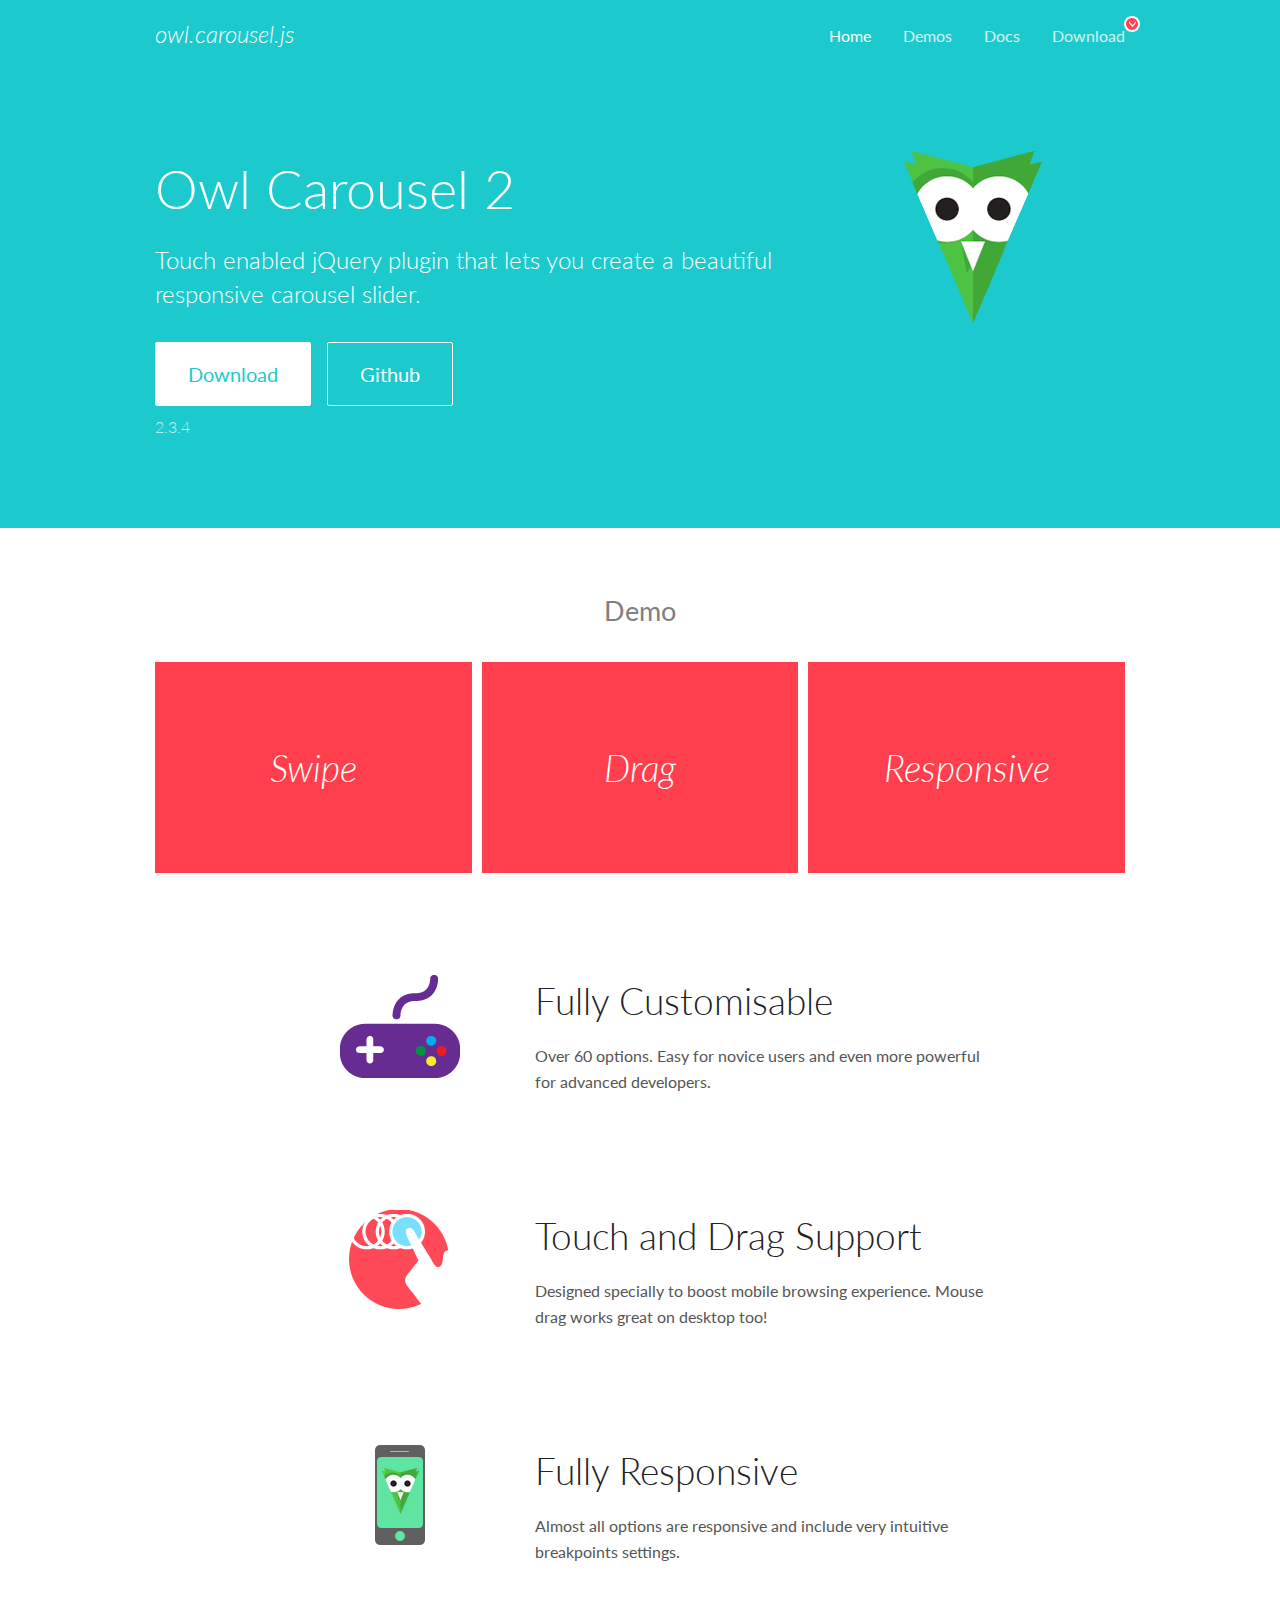
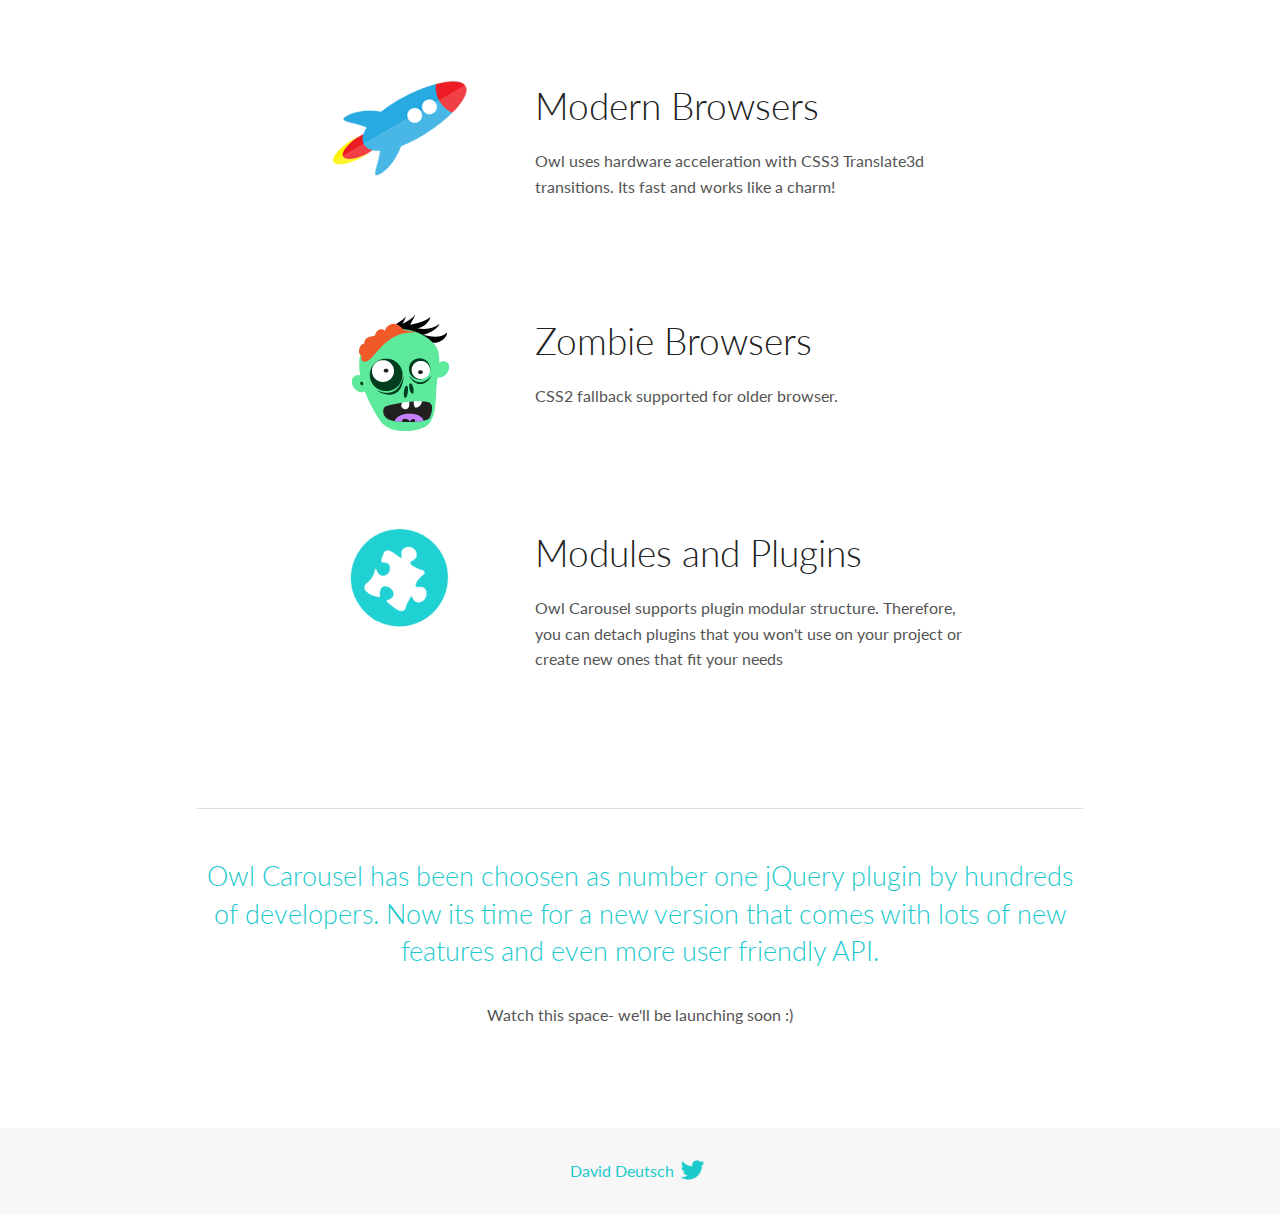
<file: libs/OwlCarousel2-2.3.4/docs/index.html>
<!DOCTYPE html>
<html lang="en">
  <head>

    <!-- head -->
    <meta charset="utf-8">
    <meta name="msapplication-tap-highlight" content="no" />
    <meta name="viewport" content="width=device-width, initial-scale=1.0" />
    <meta name="description" content="Touch enabled jQuery plugin that lets you create beautiful responsive carousel slider.">
    <meta name="author" content="David Deutsch">
    <title>
      Home | Owl Carousel | 2.3.4
    </title>

    <!-- Stylesheets -->
    <link href='https://fonts.googleapis.com/css?family=Lato:300,400,700,400italic,300italic' rel='stylesheet' type='text/css'>
    <link rel="stylesheet" href="assets/css/docs.theme.min.css">

    <!-- Owl Stylesheets -->
    <link rel="stylesheet" href="assets/owlcarousel/assets/owl.carousel.min.css">
    <link rel="stylesheet" href="assets/owlcarousel/assets/owl.theme.default.min.css">

    <!-- HTML5 shim and Respond.js IE8 support of HTML5 elements and media queries -->

    <!--[if lt IE 9]>
      <script src="https://oss.maxcdn.com/libs/html5shiv/3.7.0/html5shiv.js"></script>
      <script src="https://oss.maxcdn.com/libs/respond.js/1.3.0/respond.min.js"></script>
    <![endif]-->

    <!-- Favicons -->
    <link rel="apple-touch-icon-precomposed" sizes="144x144" href="assets/ico/apple-touch-icon-144-precomposed.png">
    <link rel="shortcut icon" href="assets/ico/favicon.png">
    <link rel="shortcut icon" href="favicon.ico">

    <!-- Yeah i know js should not be in header. Its required for demos.-->

    <!-- javascript -->
    <script src="assets/vendors/jquery.min.js"></script>
    <script src="assets/owlcarousel/owl.carousel.js"></script>
  </head>
  <body>

    <!-- header -->
    <header class="header">
      <div class="row">
        <div class="large-12 columns">
          <div class="brand left">
            <h3>
              <a href="/OwlCarousel2/">owl.carousel.js</a> 
            </h3>
          </div>
          <a id="toggle-nav" class="right">
            <span></span> <span></span> <span></span> 
          </a> 
          <div class="nav-bar">
            <ul class="clearfix">
              <li class="active">
                <a href="/OwlCarousel2/index.html">Home</a> 
              </li>
              <li> <a href="/OwlCarousel2/demos/demos.html">Demos</a>  </li>
              <li> <a href="/OwlCarousel2/docs/started-welcome.html">Docs</a>  </li>
              <li>
                <a href="https://github.com/OwlCarousel2/OwlCarousel2/archive/2.3.4.zip">Download</a> 
                <span class="download"></span> 
              </li>
            </ul>
          </div>
        </div>
      </div>
    </header>

    <!-- home panel -->
    <section id="hero">
      <div class="row">
        <div class="large-8 medium-8 columns">
          <h1>Owl Carousel 2</h1>
          <h4>Touch enabled jQuery plugin that lets you create a beautiful responsive carousel slider.</h4>
          <a href="https://github.com/OwlCarousel2/OwlCarousel2/archive/2.3.4.zip" class="hero-button">Download</a> 
          <a href="https://github.com/OwlCarousel2/OwlCarousel2" class="hero-button outline">Github</a> 
          <p>2.3.4</p>
        </div>
        <div class="large-4 medium-4 columns">
          <img class="owl-logo" src="assets/img/owl-logo.png" alt="mr. Owl">
        </div>
      </div>
    </section>

    <!-- body -->
    <div class="home-demo">
      <div class="row">
        <div class="large-12 columns">
          <h3>Demo</h3>
          <div class="owl-carousel">
            <div class="item">
              <h2>Swipe</h2>
            </div>
            <div class="item">
              <h2>Drag</h2>
            </div>
            <div class="item">
              <h2>Responsive</h2>
            </div>
            <div class="item">
              <h2>CSS3</h2>
            </div>
            <div class="item">
              <h2>Fast</h2>
            </div>
            <div class="item">
              <h2>Easy</h2>
            </div>
            <div class="item">
              <h2>Free</h2>
            </div>
            <div class="item">
              <h2>Upgradable</h2>
            </div>
            <div class="item">
              <h2>Tons of options</h2>
            </div>
            <div class="item">
              <h2>Infinity</h2>
            </div>
            <div class="item">
              <h2>Auto Width</h2>
            </div>
          </div>
        </div>
      </div>
    </div>
    <script>
      var owl = $('.owl-carousel');
      owl.owlCarousel({
        margin: 10,
        loop: true,
        responsive: {
          0: {
            items: 1
          },
          600: {
            items: 2
          },
          1000: {
            items: 3
          }
        }
      })
    </script>

    <!-- features -->
    <div id="features">
      <div class="row">
        <div class="small-12 medium-9 small-centered columns">
          <section class="row feature">
            <div class="medium-4 small-12 columns">
              <img src="assets/img/feature-options.png" alt="">
            </div>
            <div class="medium-8 small-12 columns">
              <h2>Fully Customisable</h2>
              <p>Over 60 options. Easy for novice users and even more powerful for advanced developers.</p>
            </div>
          </section>
          <section class="row feature">
            <div class="medium-4 small-12 columns">
              <img src="assets/img/feature-drag.png" alt="">
            </div>
            <div class="medium-8 small-12 columns">
              <h2>Touch and Drag Support</h2>
              <p>Designed specially to boost mobile browsing experience. Mouse drag works great on desktop too!</p>
            </div>
          </section>
          <section class="row feature">
            <div class="medium-4 small-12 columns">
              <img src="assets/img/feature-responsive.png" alt="">
            </div>
            <div class="medium-8 small-12 columns">
              <h2>Fully Responsive</h2>
              <p>Almost all options are responsive and include very intuitive breakpoints settings.</p>
            </div>
          </section>
          <section class="row feature">
            <div class="medium-4 small-12 columns">
              <img src="assets/img/feature-modern.png" alt="">
            </div>
            <div class="medium-8 small-12 columns">
              <h2>Modern Browsers</h2>
              <p>Owl uses hardware acceleration with CSS3 Translate3d transitions. Its fast and works like a charm! </p>
            </div>
          </section>
          <section class="row feature">
            <div class="medium-4 small-12 columns">
              <img src="assets/img/feature-zombie.png" alt="">
            </div>
            <div class="medium-8 small-12 columns">
              <h2>Zombie Browsers</h2>
              <p>CSS2 fallback supported for older browser.</p>
            </div>
          </section>
          <section class="row feature">
            <div class="medium-4 small-12 columns">
              <img src="assets/img/feature-module.png" alt="">
            </div>
            <div class="medium-8 small-12 columns">
              <h2>Modules and Plugins</h2>
              <p>Owl Carousel supports plugin modular structure. Therefore, you can detach plugins that you won&#x27;t use on your project or create new ones that fit your needs</p>
            </div>
          </section>
        </div>
      </div>
    </div>

    <!-- footer -->
    <section id="teaser-text">
      <div class="row">
        <div class="small-12 medium-11 small-centered columns">
          <hr>
          <h3 id="owl-carousel-has-been-choosen-as-number-one-jquery-plugin-by-hundreds-of-developers-now-its-time-for-a-new-version-that-comes-with-lots-of-new-features-and-even-more-user-friendly-api-">Owl Carousel has been choosen as number one jQuery plugin by hundreds of developers. Now its time for a new version that comes with lots of new features and even more user friendly API.</h3>
          <p>Watch this space- we&#39;ll be launching soon :)</p>
        </div>
      </div>
    </section>

    <!-- footer -->
    <footer class="footer">
      <div class="row">
        <div class="large-12 columns">
          <h5>
            <a href="/OwlCarousel2/docs/support-contact.html">David Deutsch</a> 
            <a id="custom-tweet-button" href="https://twitter.com/share?url=https://github.com/OwlCarousel2/OwlCarousel2&text=Owl Carousel - This is so awesome! " target="_blank"></a> 
          </h5>
        </div>
      </div>
    </footer>

    <!-- vendors -->
    <script src="assets/vendors/highlight.js"></script>
    <script src="assets/js/app.js"></script>
  </body>
</html>
</file>
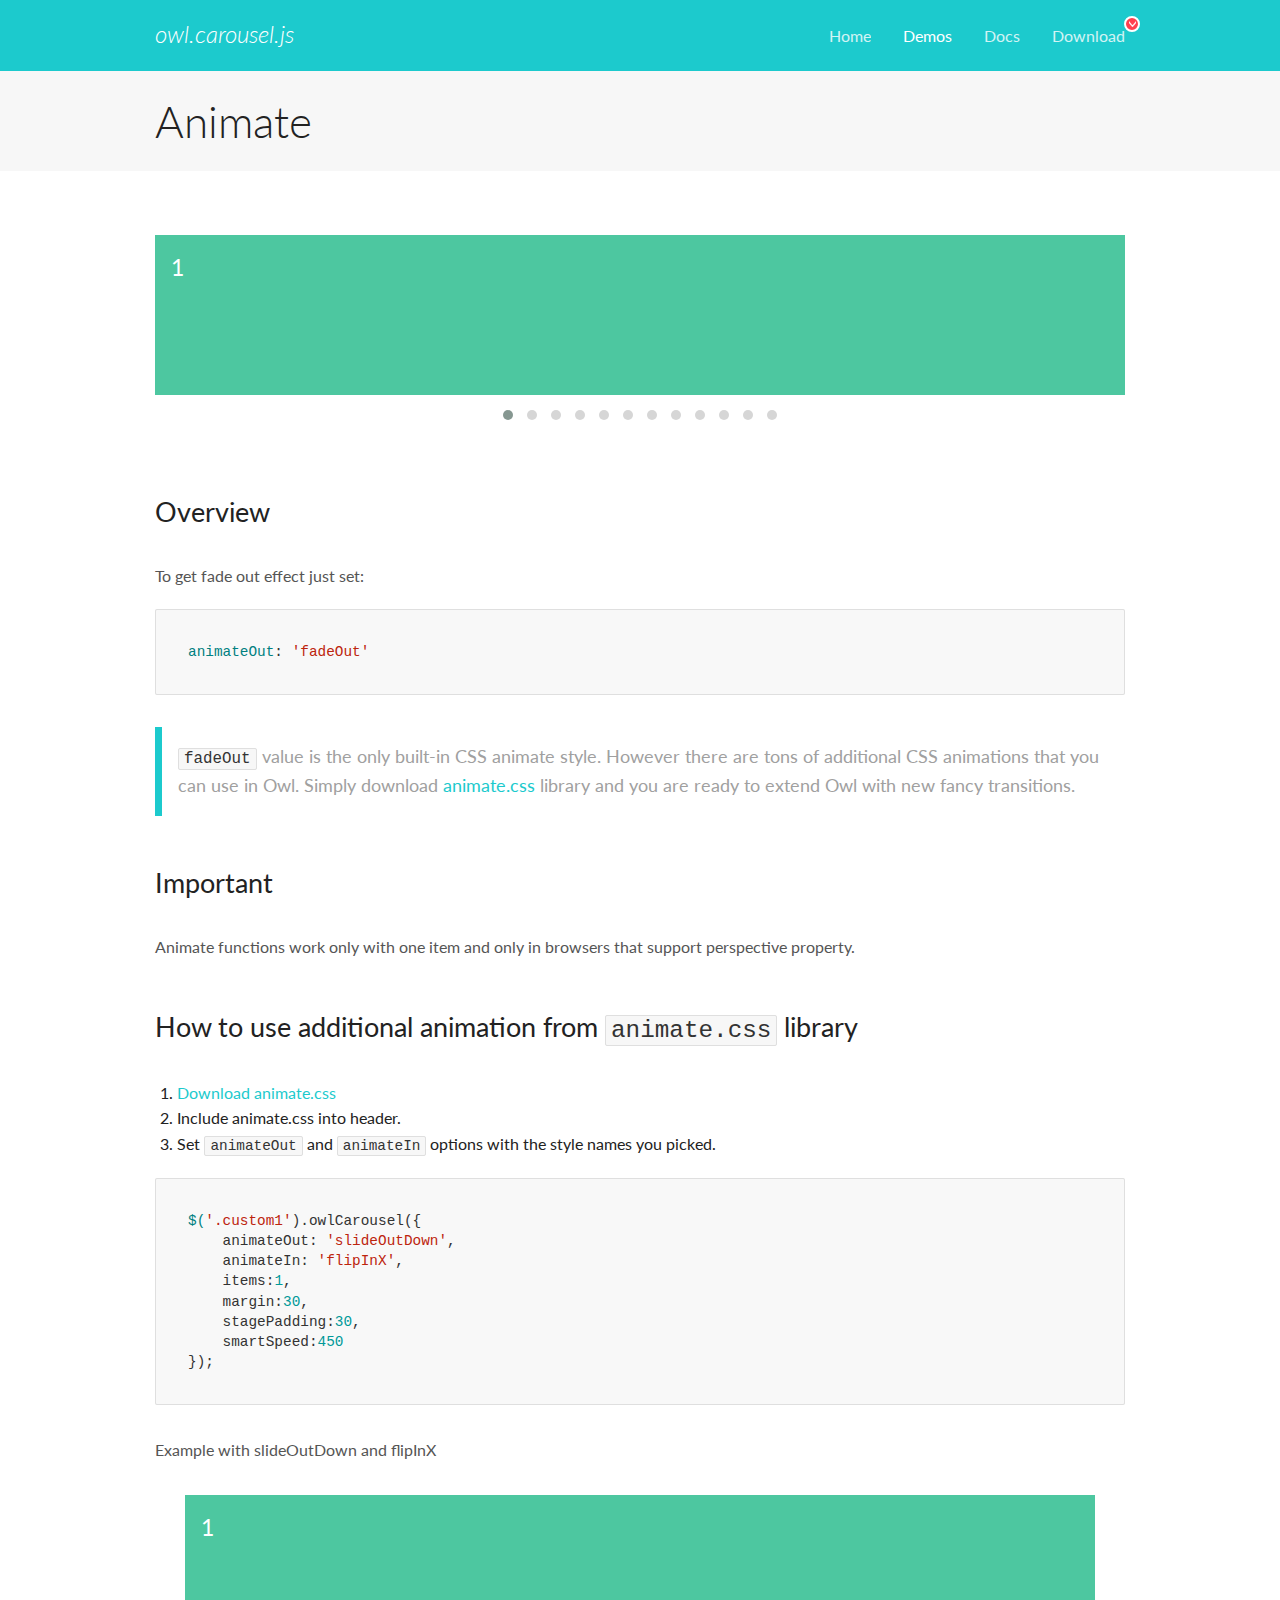
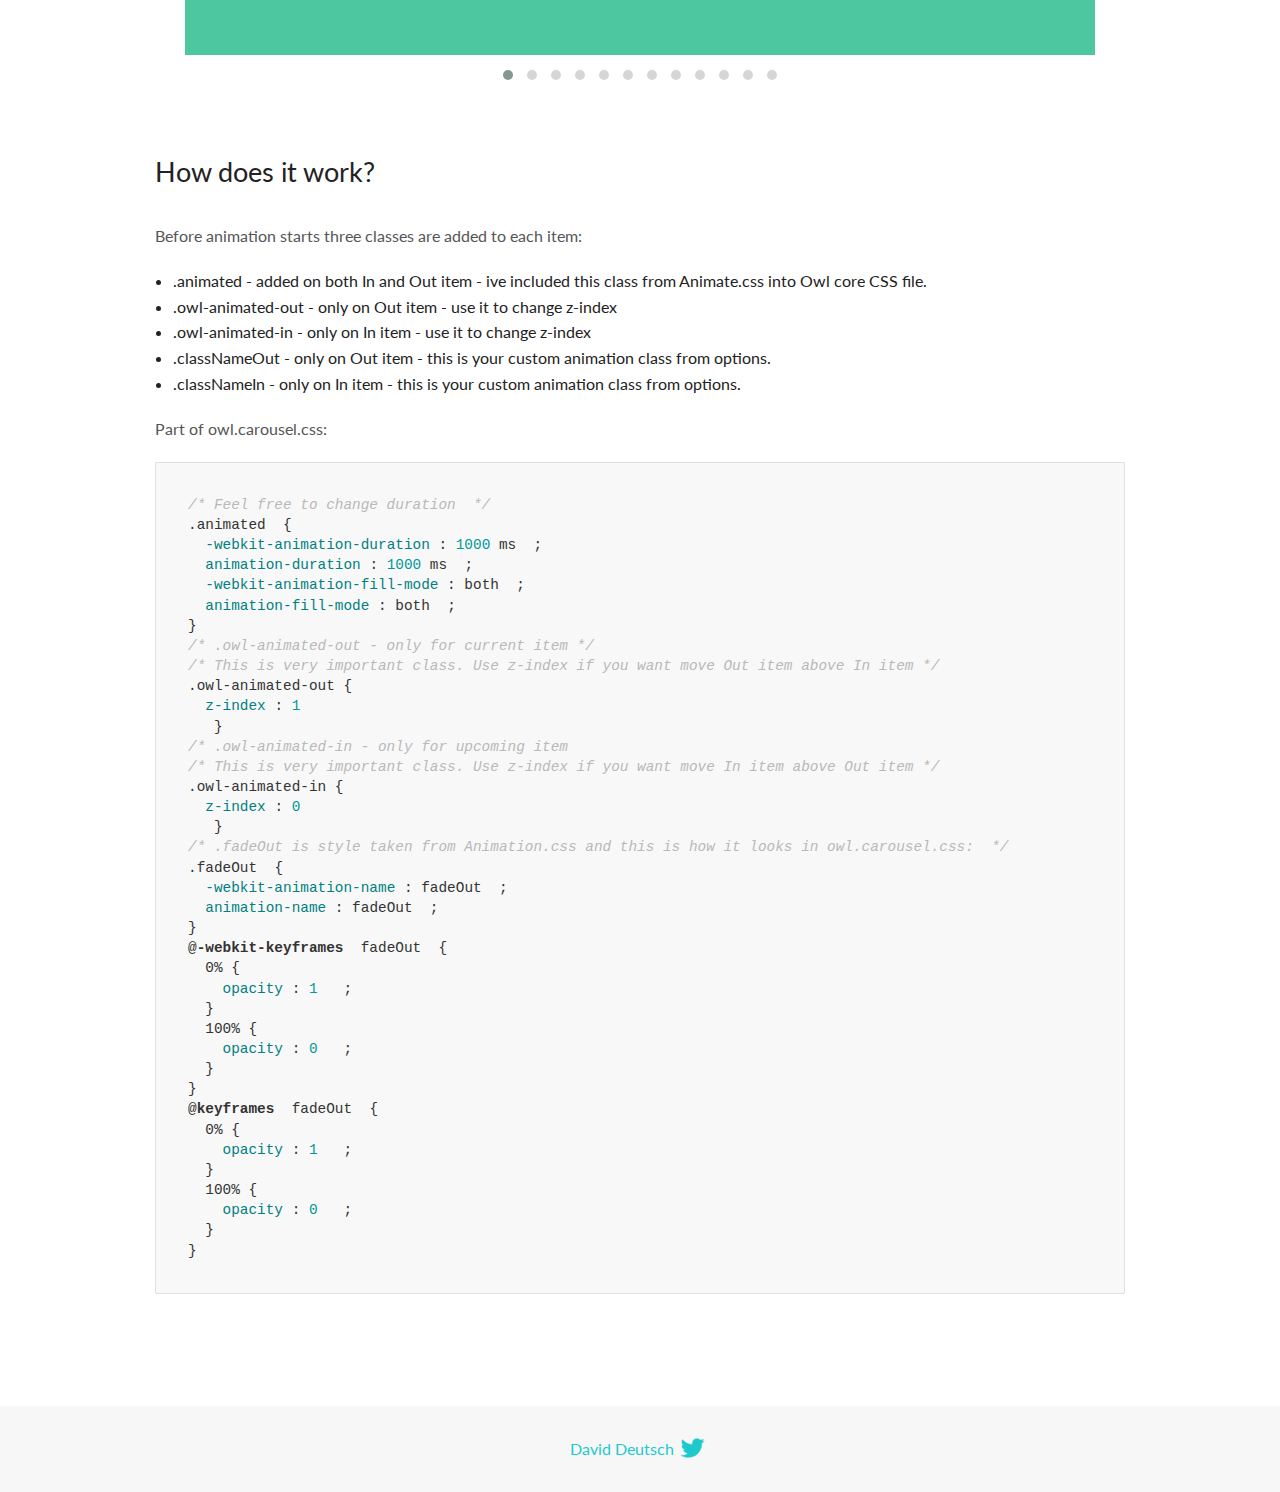
<file: libs/OwlCarousel2-2.3.4/docs/demos/animate.html>
<!DOCTYPE html>
<html lang="en">
  <head>

    <!-- head -->
    <meta charset="utf-8">
    <meta name="msapplication-tap-highlight" content="no" />
    <meta name="viewport" content="width=device-width, initial-scale=1.0" />
    <meta name="description" content="Animate carousel">
    <meta name="author" content="David Deutsch">
    <title>
      Animate Demo | Owl Carousel | 2.3.4
    </title>

    <!-- Stylesheets -->
    <link href='https://fonts.googleapis.com/css?family=Lato:300,400,700,400italic,300italic' rel='stylesheet' type='text/css'>
    <link rel="stylesheet" href="../assets/css/docs.theme.min.css">

    <!-- Owl Stylesheets -->
    <link rel="stylesheet" href="../assets/owlcarousel/assets/owl.carousel.min.css">
    <link rel="stylesheet" href="../assets/owlcarousel/assets/owl.theme.default.min.css">

    <!-- HTML5 shim and Respond.js IE8 support of HTML5 elements and media queries -->

    <!--[if lt IE 9]>
      <script src="https://oss.maxcdn.com/libs/html5shiv/3.7.0/html5shiv.js"></script>
      <script src="https://oss.maxcdn.com/libs/respond.js/1.3.0/respond.min.js"></script>
    <![endif]-->

    <!-- Favicons -->
    <link rel="apple-touch-icon-precomposed" sizes="144x144" href="../assets/ico/apple-touch-icon-144-precomposed.png">
    <link rel="shortcut icon" href="../assets/ico/favicon.png">
    <link rel="shortcut icon" href="favicon.ico">

    <!-- Yeah i know js should not be in header. Its required for demos.-->

    <!-- javascript -->
    <script src="../assets/vendors/jquery.min.js"></script>
    <script src="../assets/owlcarousel/owl.carousel.js"></script>
  </head>
  <body>

    <!-- header -->
    <header class="header">
      <div class="row">
        <div class="large-12 columns">
          <div class="brand left">
            <h3>
              <a href="/OwlCarousel2/">owl.carousel.js</a> 
            </h3>
          </div>
          <a id="toggle-nav" class="right">
            <span></span> <span></span> <span></span> 
          </a> 
          <div class="nav-bar">
            <ul class="clearfix">
              <li> <a href="/OwlCarousel2/index.html">Home</a>  </li>
              <li class="active">
                <a href="/OwlCarousel2/demos/demos.html">Demos</a> 
              </li>
              <li> <a href="/OwlCarousel2/docs/started-welcome.html">Docs</a>  </li>
              <li>
                <a href="https://github.com/OwlCarousel2/OwlCarousel2/archive/2.3.4.zip">Download</a> 
                <span class="download"></span> 
              </li>
            </ul>
          </div>
        </div>
      </div>
    </header>

    <!-- title -->
    <section class="title">
      <div class="row">
        <div class="large-12 columns">
          <h1>Animate</h1>
        </div>
      </div>
    </section>

    <!--  Demos -->
    <section id="demos">
      <div class="row">
        <div class="large-12 columns">
          <div class="fadeOut owl-carousel owl-theme">
            <div class="item">
              <h4>1</h4>
            </div>
            <div class="item">
              <h4>2</h4>
            </div>
            <div class="item">
              <h4>3</h4>
            </div>
            <div class="item">
              <h4>4</h4>
            </div>
            <div class="item">
              <h4>5</h4>
            </div>
            <div class="item">
              <h4>6</h4>
            </div>
            <div class="item">
              <h4>7</h4>
            </div>
            <div class="item">
              <h4>8</h4>
            </div>
            <div class="item">
              <h4>9</h4>
            </div>
            <div class="item">
              <h4>10</h4>
            </div>
            <div class="item">
              <h4>11</h4>
            </div>
            <div class="item">
              <h4>12</h4>
            </div>
          </div>
          <h3 id="overview">Overview</h3>
          <p>To get fade out effect just set:</p>
          <pre><code>animateOut: &#39;fadeOut&#39;</code></pre>
          <blockquote>
            <p><code>fadeOut</code> value is the only built-in CSS animate style. However there are tons of additional CSS animations that you can use in Owl. Simply download
              <a href="https://daneden.github.io/animate.css/">animate.css</a>  library and you are ready to extend Owl with new fancy transitions.</p>
          </blockquote>
          <h3 id="important">Important</h3>
          <p>Animate functions work only with one item and only in browsers that support perspective property.</p>
          <h3 id="how-to-use-additional-animation-from-animate-css-library">How to use additional animation from <code>animate.css</code> library</h3>
          <ol>
            <li> <a href="https://daneden.github.io/animate.css/">Download animate.css</a>  </li>
            <li>Include animate.css into header.</li>
            <li>Set <code>animateOut</code> and <code>animateIn</code> options with the style names you picked.</li>
          </ol>
          <pre><code>$(&#39;.custom1&#39;).owlCarousel({
    animateOut: &#39;slideOutDown&#39;,
    animateIn: &#39;flipInX&#39;,
    items:1,
    margin:30,
    stagePadding:30,
    smartSpeed:450
});</code></pre>
          <p>Example with slideOutDown and flipInX</p>
          <div class="custom1 owl-carousel owl-theme">
            <div class="item">
              <h4>1</h4>
            </div>
            <div class="item">
              <h4>2</h4>
            </div>
            <div class="item">
              <h4>3</h4>
            </div>
            <div class="item">
              <h4>4</h4>
            </div>
            <div class="item">
              <h4>5</h4>
            </div>
            <div class="item">
              <h4>6</h4>
            </div>
            <div class="item">
              <h4>7</h4>
            </div>
            <div class="item">
              <h4>8</h4>
            </div>
            <div class="item">
              <h4>9</h4>
            </div>
            <div class="item">
              <h4>10</h4>
            </div>
            <div class="item">
              <h4>11</h4>
            </div>
            <div class="item">
              <h4>12</h4>
            </div>
          </div>
          <h3 id="how-does-it-work-">How does it work?</h3>
          <p>Before animation starts three classes are added to each item:</p>
          <ul>
            <li>.animated - added on both In and Out item - ive included this class from Animate.css into Owl core CSS file.</li>
            <li>.owl-animated-out - only on Out item - use it to change z-index</li>
            <li>.owl-animated-in - only on In item - use it to change z-index</li>
            <li>.classNameOut - only on Out item - this is your custom animation class from options.</li>
            <li>.classNameIn - only on In item - this is your custom animation class from options.</li>
          </ul>
          <p>Part of owl.carousel.css:</p>
          <pre><code class="language-css"><span class="comment">/* Feel free to change duration  */</span> 
<span class="class">.animated</span>  <span class="rules">{
  <span class="rule"><span class="attribute">-webkit-animation-duration</span> :<span class="value"> <span class="number">1000</span> ms</span> </span> ;
  <span class="rule"><span class="attribute">animation-duration</span> :<span class="value"> <span class="number">1000</span> ms</span> </span> ;
  <span class="rule"><span class="attribute">-webkit-animation-fill-mode</span> :<span class="value"> both</span> </span> ;
  <span class="rule"><span class="attribute">animation-fill-mode</span> :<span class="value"> both</span> </span> ;
<span class="rule">}</span> </span> 
<span class="comment">/* .owl-animated-out - only for current item */</span> 
<span class="comment">/* This is very important class. Use z-index if you want move Out item above In item */</span> 
<span class="class">.owl-animated-out</span> <span class="rules">{
  <span class="rule"><span class="attribute">z-index</span> :<span class="value"> <span class="number">1</span> 
</span> </span> </span> }
<span class="comment">/* .owl-animated-in - only for upcoming item
/* This is very important class. Use z-index if you want move In item above Out item */</span> 
<span class="class">.owl-animated-in</span> <span class="rules">{
  <span class="rule"><span class="attribute">z-index</span> :<span class="value"> <span class="number">0</span> 
</span> </span> </span> }
<span class="comment">/* .fadeOut is style taken from Animation.css and this is how it looks in owl.carousel.css:  */</span> 
<span class="class">.fadeOut</span>  <span class="rules">{
  <span class="rule"><span class="attribute">-webkit-animation-name</span> :<span class="value"> fadeOut</span> </span> ;
  <span class="rule"><span class="attribute">animation-name</span> :<span class="value"> fadeOut</span> </span> ;
<span class="rule">}</span> </span> 
<span class="at_rule">@<span class="keyword">-webkit-keyframes</span>  fadeOut </span> {
  0% <span class="rules">{
    <span class="rule"><span class="attribute">opacity</span> :<span class="value"> <span class="number">1</span> </span> </span> ;
  <span class="rule">}</span> </span> 
  100% <span class="rules">{
    <span class="rule"><span class="attribute">opacity</span> :<span class="value"> <span class="number">0</span> </span> </span> ;
  <span class="rule">}</span> </span> 
}
<span class="at_rule">@<span class="keyword">keyframes</span>  fadeOut </span> {
  0% <span class="rules">{
    <span class="rule"><span class="attribute">opacity</span> :<span class="value"> <span class="number">1</span> </span> </span> ;
  <span class="rule">}</span> </span> 
  100% <span class="rules">{
    <span class="rule"><span class="attribute">opacity</span> :<span class="value"> <span class="number">0</span> </span> </span> ;
  <span class="rule">}</span> </span> 
}</code></pre>
          <link rel="stylesheet" href="../assets/css/animate.css">
          <script>
            jQuery(document).ready(function($) {
              $('.fadeOut').owlCarousel({
                items: 1,
                animateOut: 'fadeOut',
                loop: true,
                margin: 10,
              });
              $('.custom1').owlCarousel({
                animateOut: 'slideOutDown',
                animateIn: 'flipInX',
                items: 1,
                margin: 30,
                stagePadding: 30,
                smartSpeed: 450
              });
            });
          </script>
        </div>
      </div>
    </section>

    <!-- footer -->
    <footer class="footer">
      <div class="row">
        <div class="large-12 columns">
          <h5>
            <a href="/OwlCarousel2/docs/support-contact.html">David Deutsch</a> 
            <a id="custom-tweet-button" href="https://twitter.com/share?url=https://github.com/OwlCarousel2/OwlCarousel2&text=Owl Carousel - This is so awesome! " target="_blank"></a> 
          </h5>
        </div>
      </div>
    </footer>

    <!-- vendors -->
    <script src="../assets/vendors/highlight.js"></script>
    <script src="../assets/js/app.js"></script>
  </body>
</html>
</file>
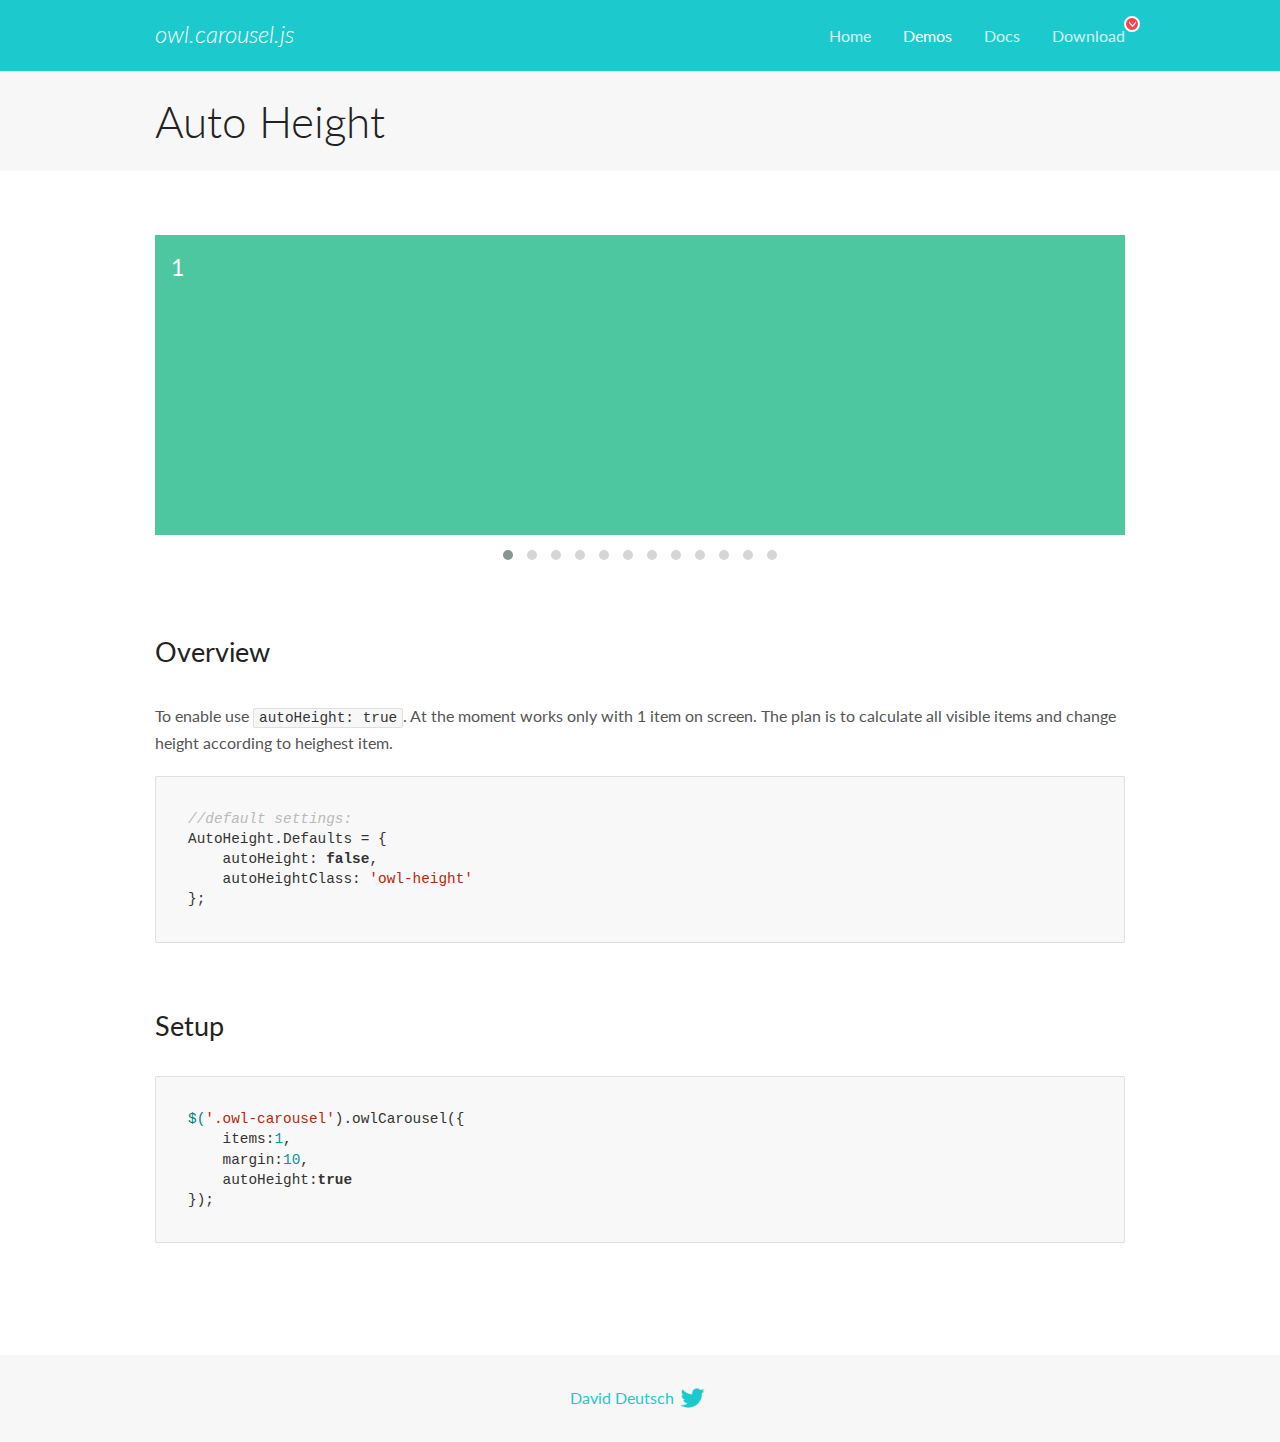
<file: libs/OwlCarousel2-2.3.4/docs/demos/autoheight.html>
<!DOCTYPE html>
<html lang="en">
  <head>

    <!-- head -->
    <meta charset="utf-8">
    <meta name="msapplication-tap-highlight" content="no" />
    <meta name="viewport" content="width=device-width, initial-scale=1.0" />
    <meta name="description" content="autoHeight usage demo">
    <meta name="author" content="David Deutsch">
    <title>
      Auto Height Demo | Owl Carousel | 2.3.4
    </title>

    <!-- Stylesheets -->
    <link href='https://fonts.googleapis.com/css?family=Lato:300,400,700,400italic,300italic' rel='stylesheet' type='text/css'>
    <link rel="stylesheet" href="../assets/css/docs.theme.min.css">

    <!-- Owl Stylesheets -->
    <link rel="stylesheet" href="../assets/owlcarousel/assets/owl.carousel.min.css">
    <link rel="stylesheet" href="../assets/owlcarousel/assets/owl.theme.default.min.css">

    <!-- HTML5 shim and Respond.js IE8 support of HTML5 elements and media queries -->

    <!--[if lt IE 9]>
      <script src="https://oss.maxcdn.com/libs/html5shiv/3.7.0/html5shiv.js"></script>
      <script src="https://oss.maxcdn.com/libs/respond.js/1.3.0/respond.min.js"></script>
    <![endif]-->

    <!-- Favicons -->
    <link rel="apple-touch-icon-precomposed" sizes="144x144" href="../assets/ico/apple-touch-icon-144-precomposed.png">
    <link rel="shortcut icon" href="../assets/ico/favicon.png">
    <link rel="shortcut icon" href="favicon.ico">

    <!-- Yeah i know js should not be in header. Its required for demos.-->

    <!-- javascript -->
    <script src="../assets/vendors/jquery.min.js"></script>
    <script src="../assets/owlcarousel/owl.carousel.js"></script>
  </head>
  <body>

    <!-- header -->
    <header class="header">
      <div class="row">
        <div class="large-12 columns">
          <div class="brand left">
            <h3>
              <a href="/OwlCarousel2/">owl.carousel.js</a> 
            </h3>
          </div>
          <a id="toggle-nav" class="right">
            <span></span> <span></span> <span></span> 
          </a> 
          <div class="nav-bar">
            <ul class="clearfix">
              <li> <a href="/OwlCarousel2/index.html">Home</a>  </li>
              <li class="active">
                <a href="/OwlCarousel2/demos/demos.html">Demos</a> 
              </li>
              <li> <a href="/OwlCarousel2/docs/started-welcome.html">Docs</a>  </li>
              <li>
                <a href="https://github.com/OwlCarousel2/OwlCarousel2/archive/2.3.4.zip">Download</a> 
                <span class="download"></span> 
              </li>
            </ul>
          </div>
        </div>
      </div>
    </header>

    <!-- title -->
    <section class="title">
      <div class="row">
        <div class="large-12 columns">
          <h1>Auto Height</h1>
        </div>
      </div>
    </section>

    <!--  Demos -->
    <section id="demos">
      <div class="row">
        <div class="large-12 columns">
          <div class="owl-carousel owl-theme">
            <div class="item" style="height:300px">
              <h4>1</h4>
            </div>
            <div class="item" style="height:100px">
              <h4>2</h4>
            </div>
            <div class="item" style="height:500px">
              <h4>3</h4>
            </div>
            <div class="item" style="height:250px">
              <h4>4</h4>
            </div>
            <div class="item" style="height:400px">
              <h4>5</h4>
            </div>
            <div class="item" style="height:500px">
              <h4>6</h4>
            </div>
            <div class="item" style="height:600px">
              <h4>7</h4>
            </div>
            <div class="item" style="height:400px">
              <h4>8</h4>
            </div>
            <div class="item" style="height:300px">
              <h4>9</h4>
            </div>
            <div class="item" style="height:350px">
              <h4>10</h4>
            </div>
            <div class="item" style="height:200px">
              <h4>11</h4>
            </div>
            <div class="item" style="height:150px">
              <h4>12</h4>
            </div>
          </div>
          <h3 id="overview">Overview</h3>
          <p>To enable use <code>autoHeight: true</code>. At the moment works only with 1 item on screen. The plan is to calculate all visible items and change height according to heighest item.</p>
          <pre><code>//default settings:
AutoHeight.Defaults = {
    autoHeight: false,
    autoHeightClass: &#39;owl-height&#39;
};</code></pre>
          <h3 id="setup">Setup</h3>
          <pre><code>$(&#39;.owl-carousel&#39;).owlCarousel({
    items:1,
    margin:10,
    autoHeight:true
});</code></pre>
          <script>
            $(document).ready(function() {
              $('.owl-carousel').owlCarousel({
                items: 1,
                margin: 10,
                autoHeight: true
              });
            })
          </script>
        </div>
      </div>
    </section>

    <!-- footer -->
    <footer class="footer">
      <div class="row">
        <div class="large-12 columns">
          <h5>
            <a href="/OwlCarousel2/docs/support-contact.html">David Deutsch</a> 
            <a id="custom-tweet-button" href="https://twitter.com/share?url=https://github.com/OwlCarousel2/OwlCarousel2&text=Owl Carousel - This is so awesome! " target="_blank"></a> 
          </h5>
        </div>
      </div>
    </footer>

    <!-- vendors -->
    <script src="../assets/vendors/highlight.js"></script>
    <script src="../assets/js/app.js"></script>
  </body>
</html>
</file>
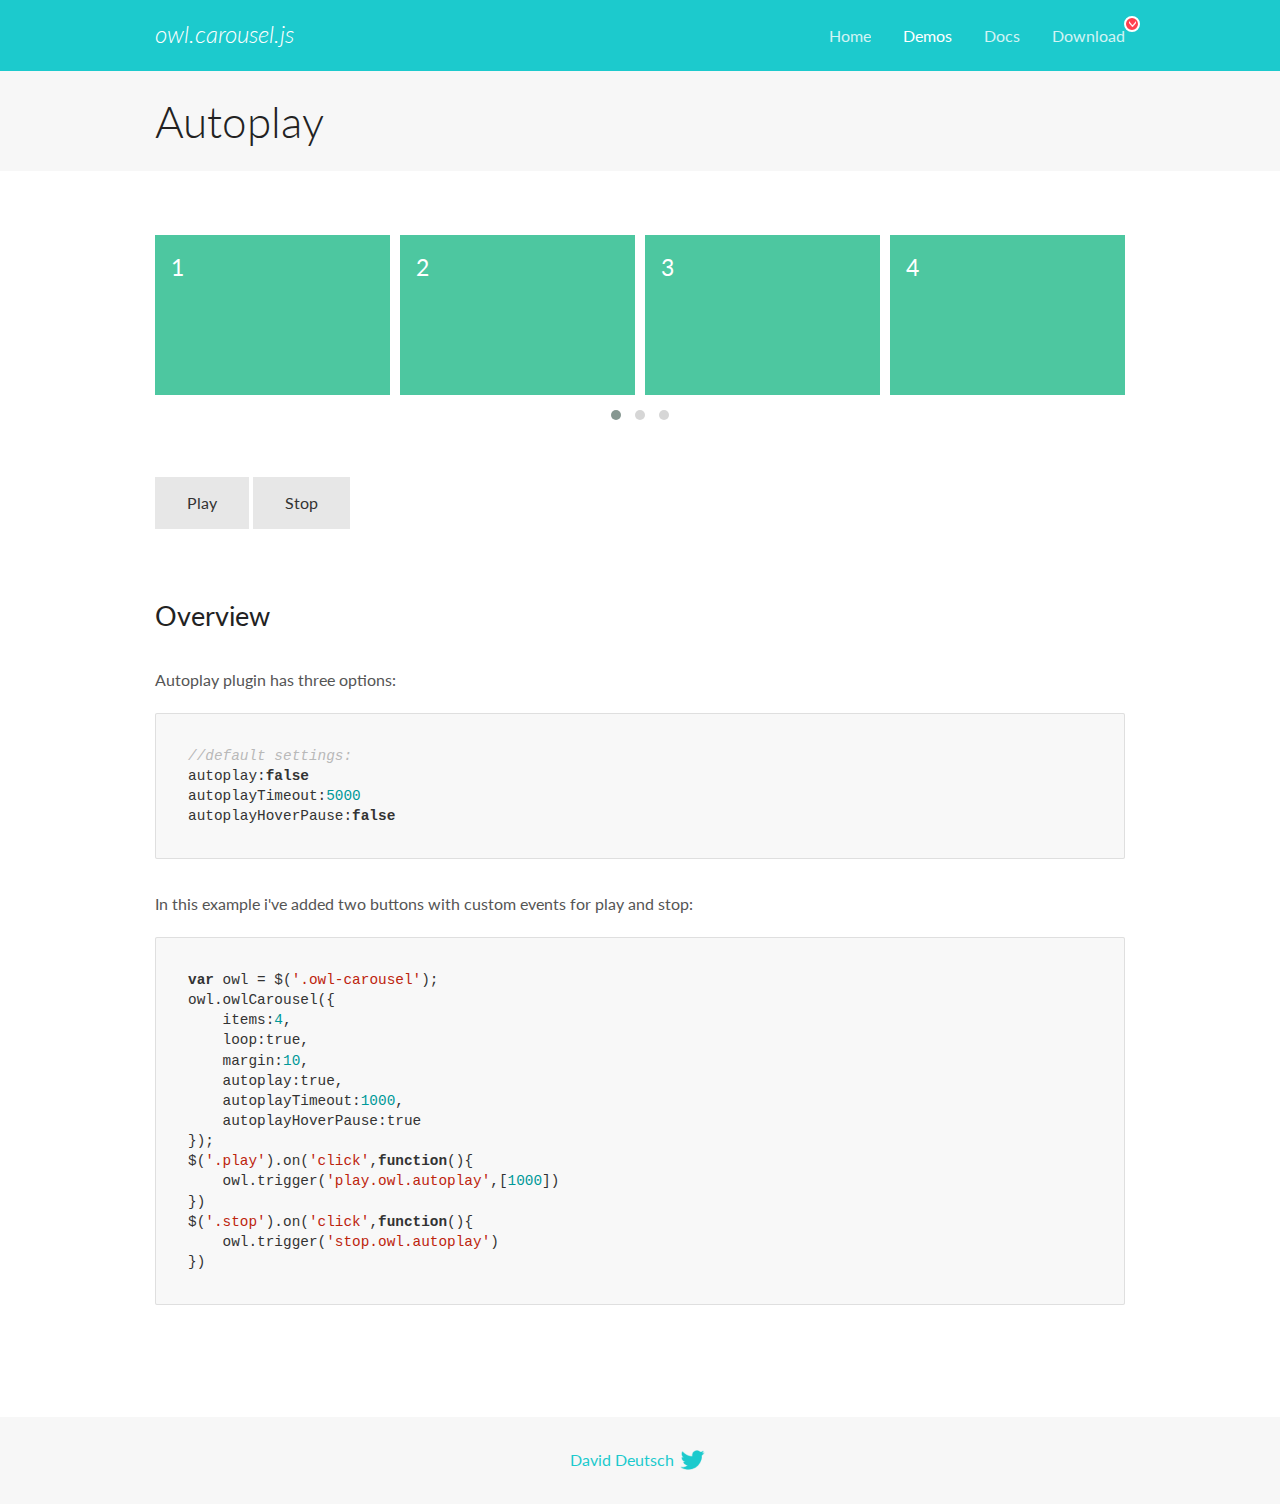
<file: libs/OwlCarousel2-2.3.4/docs/demos/autoplay.html>
<!DOCTYPE html>
<html lang="en">
  <head>

    <!-- head -->
    <meta charset="utf-8">
    <meta name="msapplication-tap-highlight" content="no" />
    <meta name="viewport" content="width=device-width, initial-scale=1.0" />
    <meta name="description" content="Autoplay usage demo">
    <meta name="author" content="David Deutsch">
    <title>
      Autoplay Demo | Owl Carousel | 2.3.4
    </title>

    <!-- Stylesheets -->
    <link href='https://fonts.googleapis.com/css?family=Lato:300,400,700,400italic,300italic' rel='stylesheet' type='text/css'>
    <link rel="stylesheet" href="../assets/css/docs.theme.min.css">

    <!-- Owl Stylesheets -->
    <link rel="stylesheet" href="../assets/owlcarousel/assets/owl.carousel.min.css">
    <link rel="stylesheet" href="../assets/owlcarousel/assets/owl.theme.default.min.css">

    <!-- HTML5 shim and Respond.js IE8 support of HTML5 elements and media queries -->

    <!--[if lt IE 9]>
      <script src="https://oss.maxcdn.com/libs/html5shiv/3.7.0/html5shiv.js"></script>
      <script src="https://oss.maxcdn.com/libs/respond.js/1.3.0/respond.min.js"></script>
    <![endif]-->

    <!-- Favicons -->
    <link rel="apple-touch-icon-precomposed" sizes="144x144" href="../assets/ico/apple-touch-icon-144-precomposed.png">
    <link rel="shortcut icon" href="../assets/ico/favicon.png">
    <link rel="shortcut icon" href="favicon.ico">

    <!-- Yeah i know js should not be in header. Its required for demos.-->

    <!-- javascript -->
    <script src="../assets/vendors/jquery.min.js"></script>
    <script src="../assets/owlcarousel/owl.carousel.js"></script>
  </head>
  <body>

    <!-- header -->
    <header class="header">
      <div class="row">
        <div class="large-12 columns">
          <div class="brand left">
            <h3>
              <a href="/OwlCarousel2/">owl.carousel.js</a> 
            </h3>
          </div>
          <a id="toggle-nav" class="right">
            <span></span> <span></span> <span></span> 
          </a> 
          <div class="nav-bar">
            <ul class="clearfix">
              <li> <a href="/OwlCarousel2/index.html">Home</a>  </li>
              <li class="active">
                <a href="/OwlCarousel2/demos/demos.html">Demos</a> 
              </li>
              <li> <a href="/OwlCarousel2/docs/started-welcome.html">Docs</a>  </li>
              <li>
                <a href="https://github.com/OwlCarousel2/OwlCarousel2/archive/2.3.4.zip">Download</a> 
                <span class="download"></span> 
              </li>
            </ul>
          </div>
        </div>
      </div>
    </header>

    <!-- title -->
    <section class="title">
      <div class="row">
        <div class="large-12 columns">
          <h1>Autoplay</h1>
        </div>
      </div>
    </section>

    <!--  Demos -->
    <section id="demos">
      <div class="row">
        <div class="large-12 columns">
          <div class="owl-carousel owl-theme">
            <div class="item">
              <h4>1</h4>
            </div>
            <div class="item">
              <h4>2</h4>
            </div>
            <div class="item">
              <h4>3</h4>
            </div>
            <div class="item">
              <h4>4</h4>
            </div>
            <div class="item">
              <h4>5</h4>
            </div>
            <div class="item">
              <h4>6</h4>
            </div>
            <div class="item">
              <h4>7</h4>
            </div>
            <div class="item">
              <h4>8</h4>
            </div>
            <div class="item">
              <h4>9</h4>
            </div>
            <div class="item">
              <h4>10</h4>
            </div>
            <div class="item">
              <h4>11</h4>
            </div>
            <div class="item">
              <h4>12</h4>
            </div>
          </div>
          <a class="button secondary play">Play</a> 
          <a class="button secondary stop">Stop</a> 
          <h3 id="overview">Overview</h3>
          <p>Autoplay plugin has three options:</p>
          <pre><code>//default settings:
autoplay:false
autoplayTimeout:5000
autoplayHoverPause:false</code></pre>
          <p>In this example i&#39;ve added two buttons with custom events for play and stop:</p>
          <pre><code>var owl = $(&#39;.owl-carousel&#39;);
owl.owlCarousel({
    items:4,
    loop:true,
    margin:10,
    autoplay:true,
    autoplayTimeout:1000,
    autoplayHoverPause:true
});
$(&#39;.play&#39;).on(&#39;click&#39;,function(){
    owl.trigger(&#39;play.owl.autoplay&#39;,[1000])
})
$(&#39;.stop&#39;).on(&#39;click&#39;,function(){
    owl.trigger(&#39;stop.owl.autoplay&#39;)
})</code></pre>
          <script>
            $(document).ready(function() {
              var owl = $('.owl-carousel');
              owl.owlCarousel({
                items: 4,
                loop: true,
                margin: 10,
                autoplay: true,
                autoplayTimeout: 1000,
                autoplayHoverPause: true
              });
              $('.play').on('click', function() {
                owl.trigger('play.owl.autoplay', [1000])
              })
              $('.stop').on('click', function() {
                owl.trigger('stop.owl.autoplay')
              })
            })
          </script>
        </div>
      </div>
    </section>

    <!-- footer -->
    <footer class="footer">
      <div class="row">
        <div class="large-12 columns">
          <h5>
            <a href="/OwlCarousel2/docs/support-contact.html">David Deutsch</a> 
            <a id="custom-tweet-button" href="https://twitter.com/share?url=https://github.com/OwlCarousel2/OwlCarousel2&text=Owl Carousel - This is so awesome! " target="_blank"></a> 
          </h5>
        </div>
      </div>
    </footer>

    <!-- vendors -->
    <script src="../assets/vendors/highlight.js"></script>
    <script src="../assets/js/app.js"></script>
  </body>
</html>
</file>
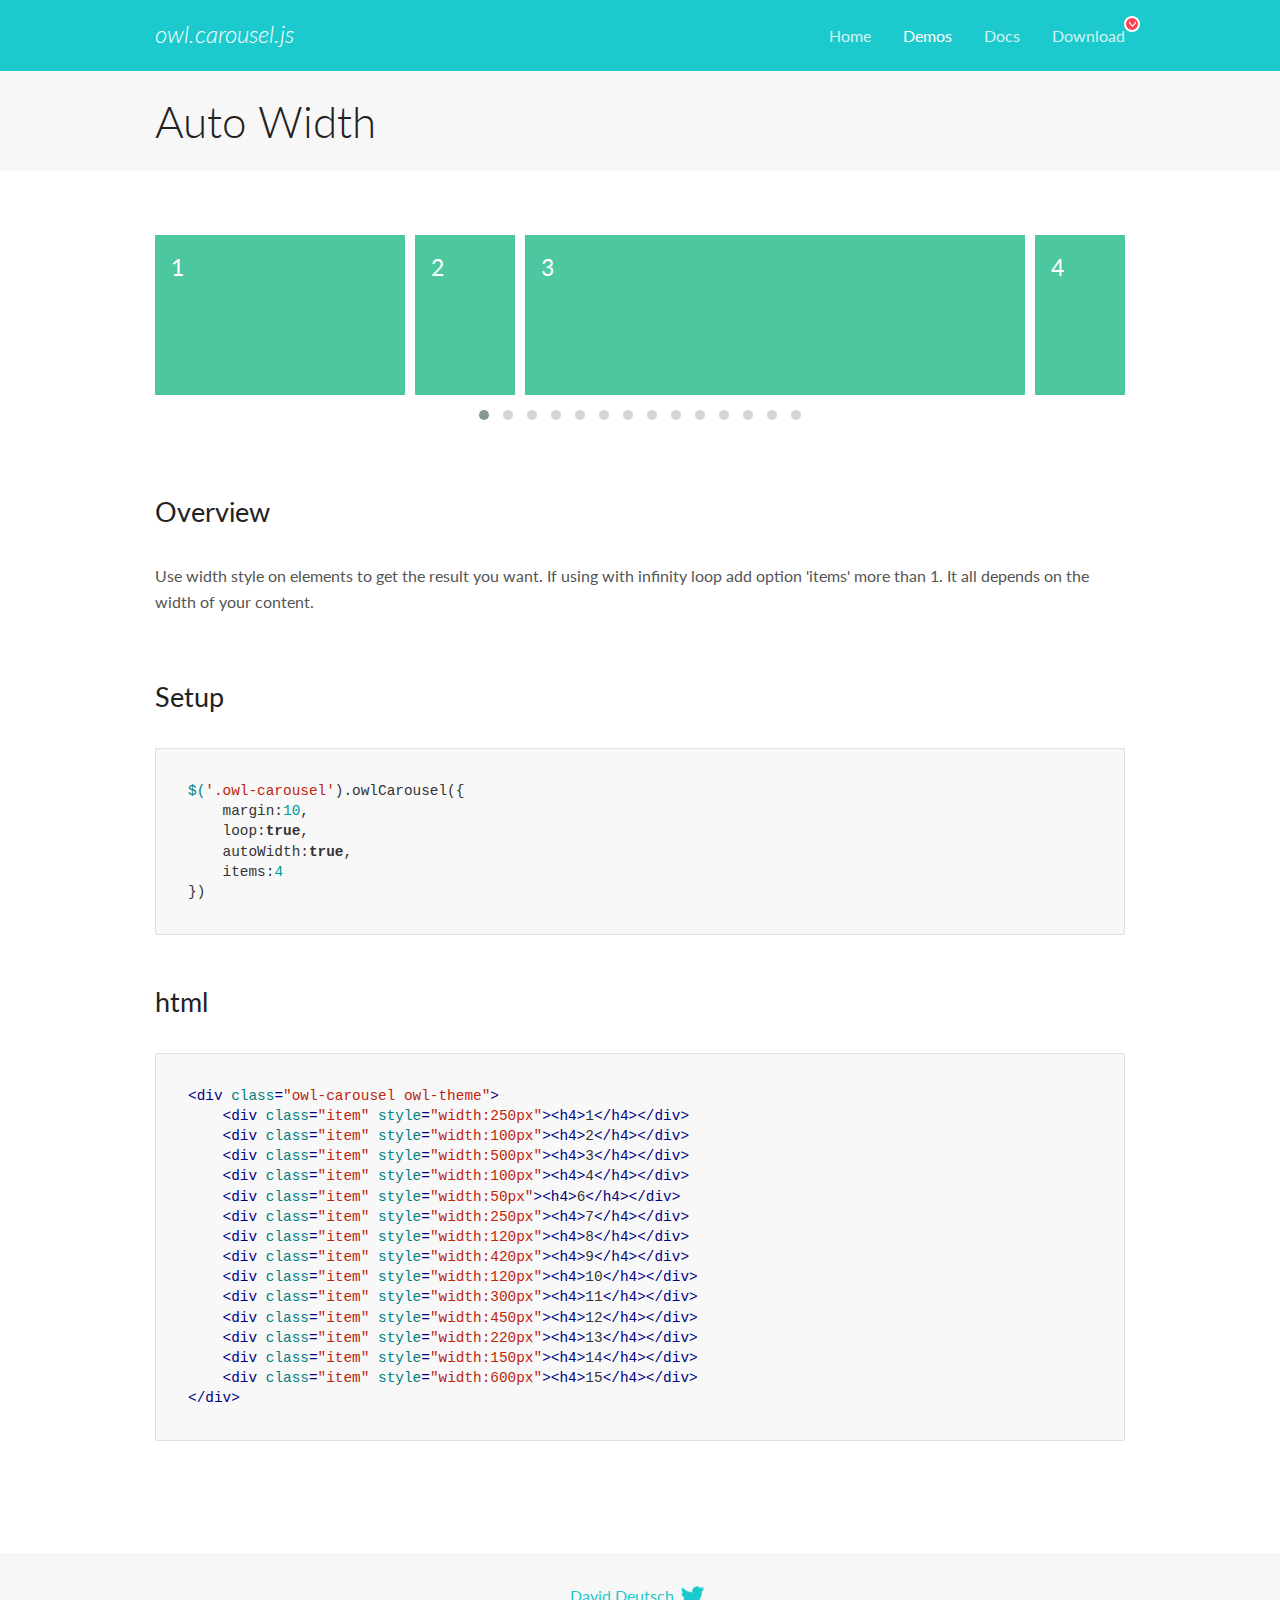
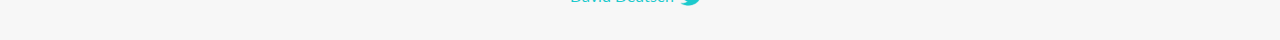
<file: libs/OwlCarousel2-2.3.4/docs/demos/autowidth.html>
<!DOCTYPE html>
<html lang="en">
  <head>

    <!-- head -->
    <meta charset="utf-8">
    <meta name="msapplication-tap-highlight" content="no" />
    <meta name="viewport" content="width=device-width, initial-scale=1.0" />
    <meta name="description" content="Auto Width">
    <meta name="author" content="David Deutsch">
    <title>
      Auto Width Demo | Owl Carousel | 2.3.4
    </title>

    <!-- Stylesheets -->
    <link href='https://fonts.googleapis.com/css?family=Lato:300,400,700,400italic,300italic' rel='stylesheet' type='text/css'>
    <link rel="stylesheet" href="../assets/css/docs.theme.min.css">

    <!-- Owl Stylesheets -->
    <link rel="stylesheet" href="../assets/owlcarousel/assets/owl.carousel.min.css">
    <link rel="stylesheet" href="../assets/owlcarousel/assets/owl.theme.default.min.css">

    <!-- HTML5 shim and Respond.js IE8 support of HTML5 elements and media queries -->

    <!--[if lt IE 9]>
      <script src="https://oss.maxcdn.com/libs/html5shiv/3.7.0/html5shiv.js"></script>
      <script src="https://oss.maxcdn.com/libs/respond.js/1.3.0/respond.min.js"></script>
    <![endif]-->

    <!-- Favicons -->
    <link rel="apple-touch-icon-precomposed" sizes="144x144" href="../assets/ico/apple-touch-icon-144-precomposed.png">
    <link rel="shortcut icon" href="../assets/ico/favicon.png">
    <link rel="shortcut icon" href="favicon.ico">

    <!-- Yeah i know js should not be in header. Its required for demos.-->

    <!-- javascript -->
    <script src="../assets/vendors/jquery.min.js"></script>
    <script src="../assets/owlcarousel/owl.carousel.js"></script>
  </head>
  <body>

    <!-- header -->
    <header class="header">
      <div class="row">
        <div class="large-12 columns">
          <div class="brand left">
            <h3>
              <a href="/OwlCarousel2/">owl.carousel.js</a> 
            </h3>
          </div>
          <a id="toggle-nav" class="right">
            <span></span> <span></span> <span></span> 
          </a> 
          <div class="nav-bar">
            <ul class="clearfix">
              <li> <a href="/OwlCarousel2/index.html">Home</a>  </li>
              <li class="active">
                <a href="/OwlCarousel2/demos/demos.html">Demos</a> 
              </li>
              <li> <a href="/OwlCarousel2/docs/started-welcome.html">Docs</a>  </li>
              <li>
                <a href="https://github.com/OwlCarousel2/OwlCarousel2/archive/2.3.4.zip">Download</a> 
                <span class="download"></span> 
              </li>
            </ul>
          </div>
        </div>
      </div>
    </header>

    <!-- title -->
    <section class="title">
      <div class="row">
        <div class="large-12 columns">
          <h1>Auto Width</h1>
        </div>
      </div>
    </section>

    <!--  Demos -->
    <section id="demos">
      <div class="row">
        <div class="large-12 columns">
          <div class="owl-carousel owl-theme">
            <div class="item" style="width:250px">
              <h4>1</h4>
            </div>
            <div class="item" style="width:100px">
              <h4>2</h4>
            </div>
            <div class="item" style="width:500px">
              <h4>3</h4>
            </div>
            <div class="item" style="width:100px">
              <h4>4</h4>
            </div>
            <div class="item" style="width:50px">
              <h4>6</h4>
            </div>
            <div class="item" style="width:250px">
              <h4>7</h4>
            </div>
            <div class="item" style="width:120px">
              <h4>8</h4>
            </div>
            <div class="item" style="width:420px">
              <h4>9</h4>
            </div>
            <div class="item" style="width:120px">
              <h4>10</h4>
            </div>
            <div class="item" style="width:300px">
              <h4>11</h4>
            </div>
            <div class="item" style="width:450px">
              <h4>12</h4>
            </div>
            <div class="item" style="width:220px">
              <h4>13</h4>
            </div>
            <div class="item" style="width:150px">
              <h4>14</h4>
            </div>
            <div class="item" style="width:600px">
              <h4>15</h4>
            </div>
          </div>
          <h3 id="overview">Overview</h3>
          <p>Use width style on elements to get the result you want. If using with infinity loop add option &#39;items&#39; more than 1. It all depends on the width of your content.</p>
          <h3 id="setup">Setup</h3>
          <pre><code>$(&#39;.owl-carousel&#39;).owlCarousel({
    margin:10,
    loop:true,
    autoWidth:true,
    items:4
})</code></pre>
          <h3 id="html">html</h3>
          <pre><code>&lt;div class=&quot;owl-carousel owl-theme&quot;&gt;
    &lt;div class=&quot;item&quot; style=&quot;width:250px&quot;&gt;&lt;h4&gt;1&lt;/h4&gt;&lt;/div&gt;
    &lt;div class=&quot;item&quot; style=&quot;width:100px&quot;&gt;&lt;h4&gt;2&lt;/h4&gt;&lt;/div&gt;
    &lt;div class=&quot;item&quot; style=&quot;width:500px&quot;&gt;&lt;h4&gt;3&lt;/h4&gt;&lt;/div&gt;
    &lt;div class=&quot;item&quot; style=&quot;width:100px&quot;&gt;&lt;h4&gt;4&lt;/h4&gt;&lt;/div&gt;
    &lt;div class=&quot;item&quot; style=&quot;width:50px&quot;&gt;&lt;h4&gt;6&lt;/h4&gt;&lt;/div&gt;
    &lt;div class=&quot;item&quot; style=&quot;width:250px&quot;&gt;&lt;h4&gt;7&lt;/h4&gt;&lt;/div&gt;
    &lt;div class=&quot;item&quot; style=&quot;width:120px&quot;&gt;&lt;h4&gt;8&lt;/h4&gt;&lt;/div&gt;
    &lt;div class=&quot;item&quot; style=&quot;width:420px&quot;&gt;&lt;h4&gt;9&lt;/h4&gt;&lt;/div&gt;
    &lt;div class=&quot;item&quot; style=&quot;width:120px&quot;&gt;&lt;h4&gt;10&lt;/h4&gt;&lt;/div&gt;
    &lt;div class=&quot;item&quot; style=&quot;width:300px&quot;&gt;&lt;h4&gt;11&lt;/h4&gt;&lt;/div&gt;
    &lt;div class=&quot;item&quot; style=&quot;width:450px&quot;&gt;&lt;h4&gt;12&lt;/h4&gt;&lt;/div&gt;
    &lt;div class=&quot;item&quot; style=&quot;width:220px&quot;&gt;&lt;h4&gt;13&lt;/h4&gt;&lt;/div&gt;
    &lt;div class=&quot;item&quot; style=&quot;width:150px&quot;&gt;&lt;h4&gt;14&lt;/h4&gt;&lt;/div&gt;
    &lt;div class=&quot;item&quot; style=&quot;width:600px&quot;&gt;&lt;h4&gt;15&lt;/h4&gt;&lt;/div&gt;
&lt;/div&gt;</code></pre>
          <script>
            $(document).ready(function() {
              $('.owl-carousel').owlCarousel({
                margin: 10,
                loop: true,
                autoWidth: true,
                items: 4
              })
            })
          </script>
        </div>
      </div>
    </section>

    <!-- footer -->
    <footer class="footer">
      <div class="row">
        <div class="large-12 columns">
          <h5>
            <a href="/OwlCarousel2/docs/support-contact.html">David Deutsch</a> 
            <a id="custom-tweet-button" href="https://twitter.com/share?url=https://github.com/OwlCarousel2/OwlCarousel2&text=Owl Carousel - This is so awesome! " target="_blank"></a> 
          </h5>
        </div>
      </div>
    </footer>

    <!-- vendors -->
    <script src="../assets/vendors/highlight.js"></script>
    <script src="../assets/js/app.js"></script>
  </body>
</html>
</file>
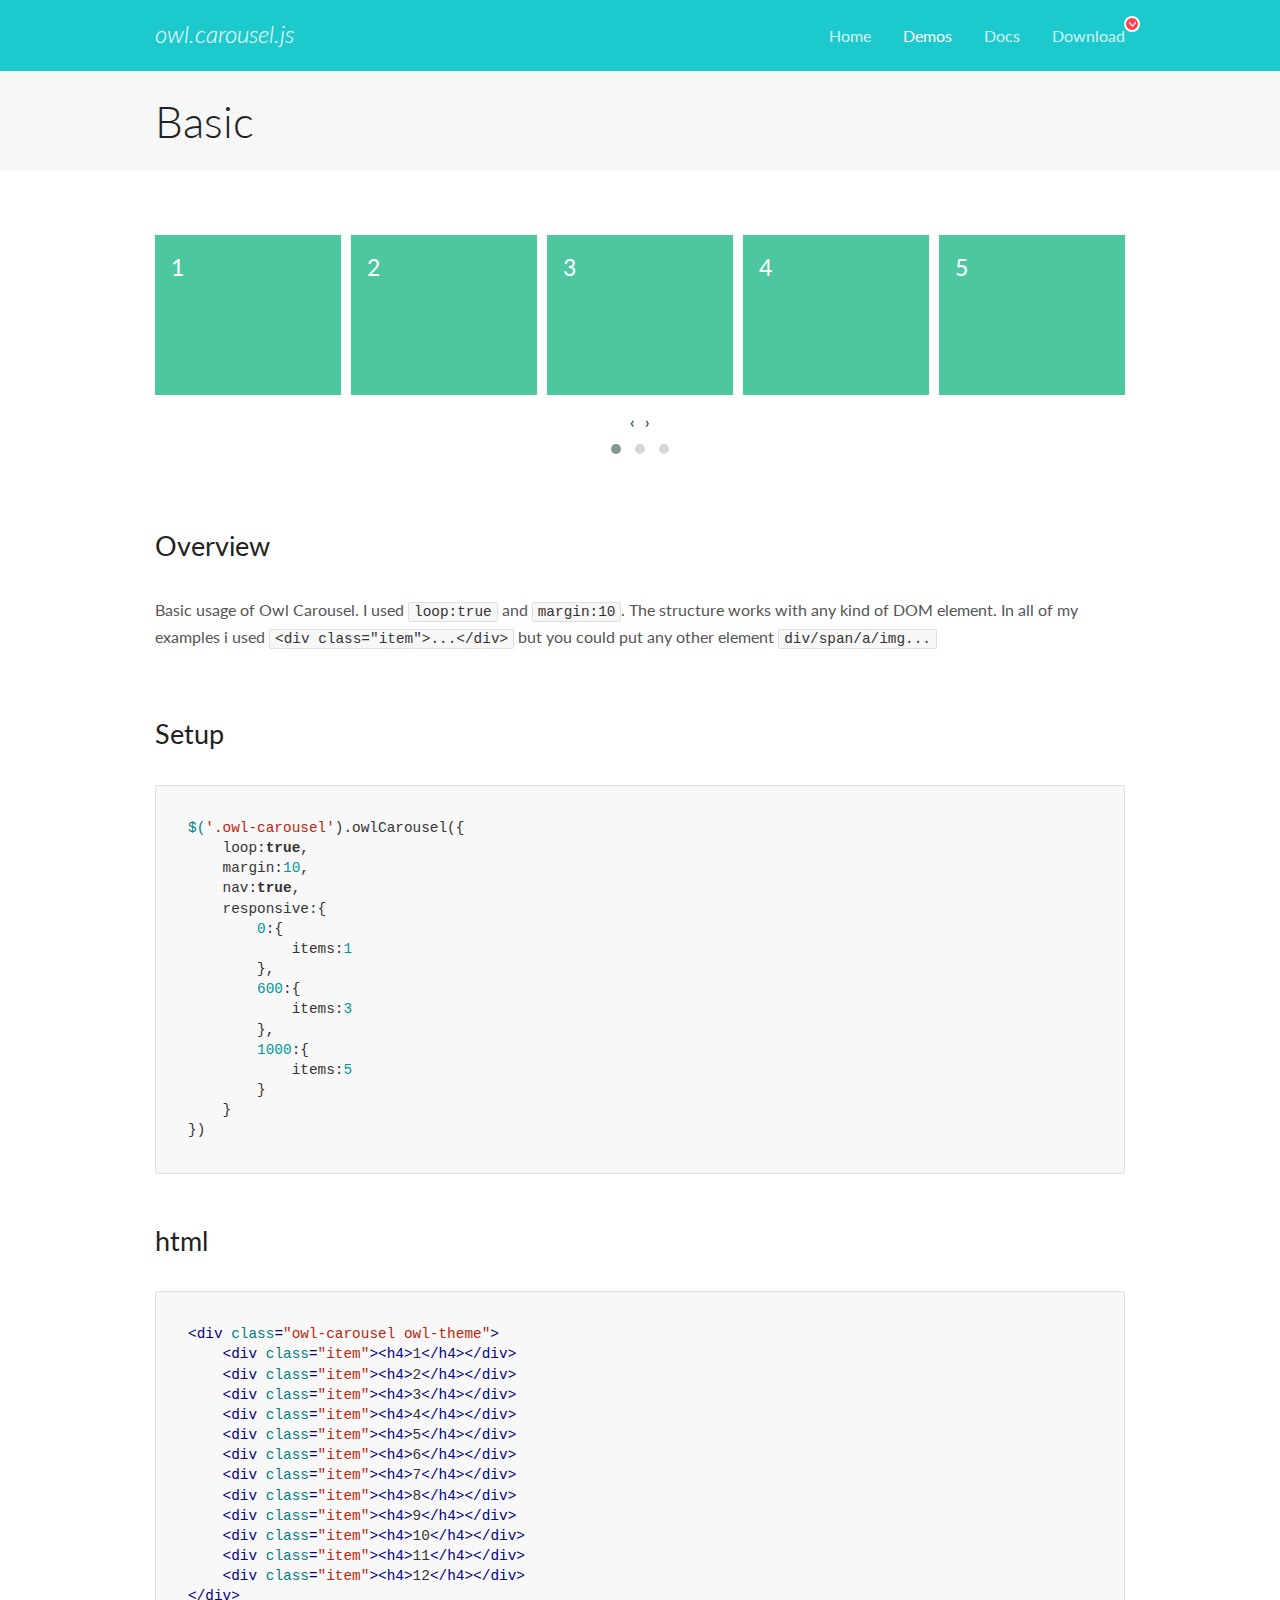
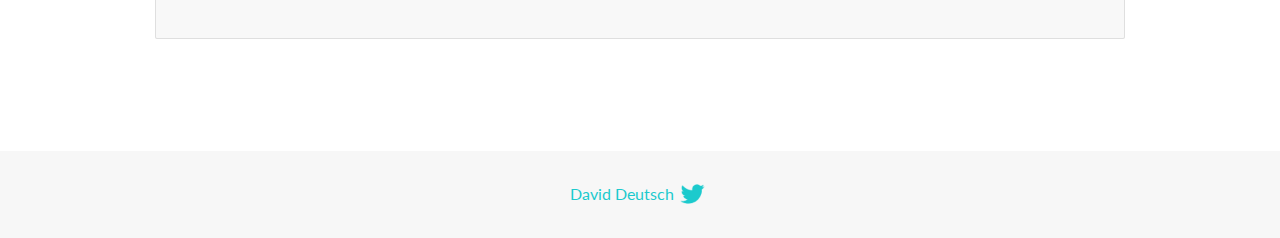
<file: libs/OwlCarousel2-2.3.4/docs/demos/basic.html>
<!DOCTYPE html>
<html lang="en">
  <head>

    <!-- head -->
    <meta charset="utf-8">
    <meta name="msapplication-tap-highlight" content="no" />
    <meta name="viewport" content="width=device-width, initial-scale=1.0" />
    <meta name="description" content="Basic usage demo">
    <meta name="author" content="David Deutsch">
    <title>
      Basic Demo | Owl Carousel | 2.3.4
    </title>

    <!-- Stylesheets -->
    <link href='https://fonts.googleapis.com/css?family=Lato:300,400,700,400italic,300italic' rel='stylesheet' type='text/css'>
    <link rel="stylesheet" href="../assets/css/docs.theme.min.css">

    <!-- Owl Stylesheets -->
    <link rel="stylesheet" href="../assets/owlcarousel/assets/owl.carousel.min.css">
    <link rel="stylesheet" href="../assets/owlcarousel/assets/owl.theme.default.min.css">

    <!-- HTML5 shim and Respond.js IE8 support of HTML5 elements and media queries -->

    <!--[if lt IE 9]>
      <script src="https://oss.maxcdn.com/libs/html5shiv/3.7.0/html5shiv.js"></script>
      <script src="https://oss.maxcdn.com/libs/respond.js/1.3.0/respond.min.js"></script>
    <![endif]-->

    <!-- Favicons -->
    <link rel="apple-touch-icon-precomposed" sizes="144x144" href="../assets/ico/apple-touch-icon-144-precomposed.png">
    <link rel="shortcut icon" href="../assets/ico/favicon.png">
    <link rel="shortcut icon" href="favicon.ico">

    <!-- Yeah i know js should not be in header. Its required for demos.-->

    <!-- javascript -->
    <script src="../assets/vendors/jquery.min.js"></script>
    <script src="../assets/owlcarousel/owl.carousel.js"></script>
  </head>
  <body>

    <!-- header -->
    <header class="header">
      <div class="row">
        <div class="large-12 columns">
          <div class="brand left">
            <h3>
              <a href="/OwlCarousel2/">owl.carousel.js</a> 
            </h3>
          </div>
          <a id="toggle-nav" class="right">
            <span></span> <span></span> <span></span> 
          </a> 
          <div class="nav-bar">
            <ul class="clearfix">
              <li> <a href="/OwlCarousel2/index.html">Home</a>  </li>
              <li class="active">
                <a href="/OwlCarousel2/demos/demos.html">Demos</a> 
              </li>
              <li> <a href="/OwlCarousel2/docs/started-welcome.html">Docs</a>  </li>
              <li>
                <a href="https://github.com/OwlCarousel2/OwlCarousel2/archive/2.3.4.zip">Download</a> 
                <span class="download"></span> 
              </li>
            </ul>
          </div>
        </div>
      </div>
    </header>

    <!-- title -->
    <section class="title">
      <div class="row">
        <div class="large-12 columns">
          <h1>Basic</h1>
        </div>
      </div>
    </section>

    <!--  Demos -->
    <section id="demos">
      <div class="row">
        <div class="large-12 columns">
          <div class="owl-carousel owl-theme">
            <div class="item">
              <h4>1</h4>
            </div>
            <div class="item">
              <h4>2</h4>
            </div>
            <div class="item">
              <h4>3</h4>
            </div>
            <div class="item">
              <h4>4</h4>
            </div>
            <div class="item">
              <h4>5</h4>
            </div>
            <div class="item">
              <h4>6</h4>
            </div>
            <div class="item">
              <h4>7</h4>
            </div>
            <div class="item">
              <h4>8</h4>
            </div>
            <div class="item">
              <h4>9</h4>
            </div>
            <div class="item">
              <h4>10</h4>
            </div>
            <div class="item">
              <h4>11</h4>
            </div>
            <div class="item">
              <h4>12</h4>
            </div>
          </div>
          <h3 id="overview">Overview</h3>
          <p>Basic usage of Owl Carousel. I used <code>loop:true</code> and <code>margin:10</code>. The structure works with any kind of DOM element. In all of my examples i used <code>&lt;div class=&quot;item&quot;&gt;...&lt;/div&gt;</code> but you could
            put any other element <code>div/span/a/img...</code></p>
          <h3 id="setup">Setup</h3>
          <pre><code>$(&#39;.owl-carousel&#39;).owlCarousel({
    loop:true,
    margin:10,
    nav:true,
    responsive:{
        0:{
            items:1
        },
        600:{
            items:3
        },
        1000:{
            items:5
        }
    }
})</code></pre>
          <h3 id="html">html</h3>
          <pre><code>&lt;div class=&quot;owl-carousel owl-theme&quot;&gt;
    &lt;div class=&quot;item&quot;&gt;&lt;h4&gt;1&lt;/h4&gt;&lt;/div&gt;
    &lt;div class=&quot;item&quot;&gt;&lt;h4&gt;2&lt;/h4&gt;&lt;/div&gt;
    &lt;div class=&quot;item&quot;&gt;&lt;h4&gt;3&lt;/h4&gt;&lt;/div&gt;
    &lt;div class=&quot;item&quot;&gt;&lt;h4&gt;4&lt;/h4&gt;&lt;/div&gt;
    &lt;div class=&quot;item&quot;&gt;&lt;h4&gt;5&lt;/h4&gt;&lt;/div&gt;
    &lt;div class=&quot;item&quot;&gt;&lt;h4&gt;6&lt;/h4&gt;&lt;/div&gt;
    &lt;div class=&quot;item&quot;&gt;&lt;h4&gt;7&lt;/h4&gt;&lt;/div&gt;
    &lt;div class=&quot;item&quot;&gt;&lt;h4&gt;8&lt;/h4&gt;&lt;/div&gt;
    &lt;div class=&quot;item&quot;&gt;&lt;h4&gt;9&lt;/h4&gt;&lt;/div&gt;
    &lt;div class=&quot;item&quot;&gt;&lt;h4&gt;10&lt;/h4&gt;&lt;/div&gt;
    &lt;div class=&quot;item&quot;&gt;&lt;h4&gt;11&lt;/h4&gt;&lt;/div&gt;
    &lt;div class=&quot;item&quot;&gt;&lt;h4&gt;12&lt;/h4&gt;&lt;/div&gt;
&lt;/div&gt;</code></pre>
          <script>
            $(document).ready(function() {
              var owl = $('.owl-carousel');
              owl.owlCarousel({
                margin: 10,
                nav: true,
                loop: true,
                responsive: {
                  0: {
                    items: 1
                  },
                  600: {
                    items: 3
                  },
                  1000: {
                    items: 5
                  }
                }
              })
            })
          </script>
        </div>
      </div>
    </section>

    <!-- footer -->
    <footer class="footer">
      <div class="row">
        <div class="large-12 columns">
          <h5>
            <a href="/OwlCarousel2/docs/support-contact.html">David Deutsch</a> 
            <a id="custom-tweet-button" href="https://twitter.com/share?url=https://github.com/OwlCarousel2/OwlCarousel2&text=Owl Carousel - This is so awesome! " target="_blank"></a> 
          </h5>
        </div>
      </div>
    </footer>

    <!-- vendors -->
    <script src="../assets/vendors/highlight.js"></script>
    <script src="../assets/js/app.js"></script>
  </body>
</html>
</file>
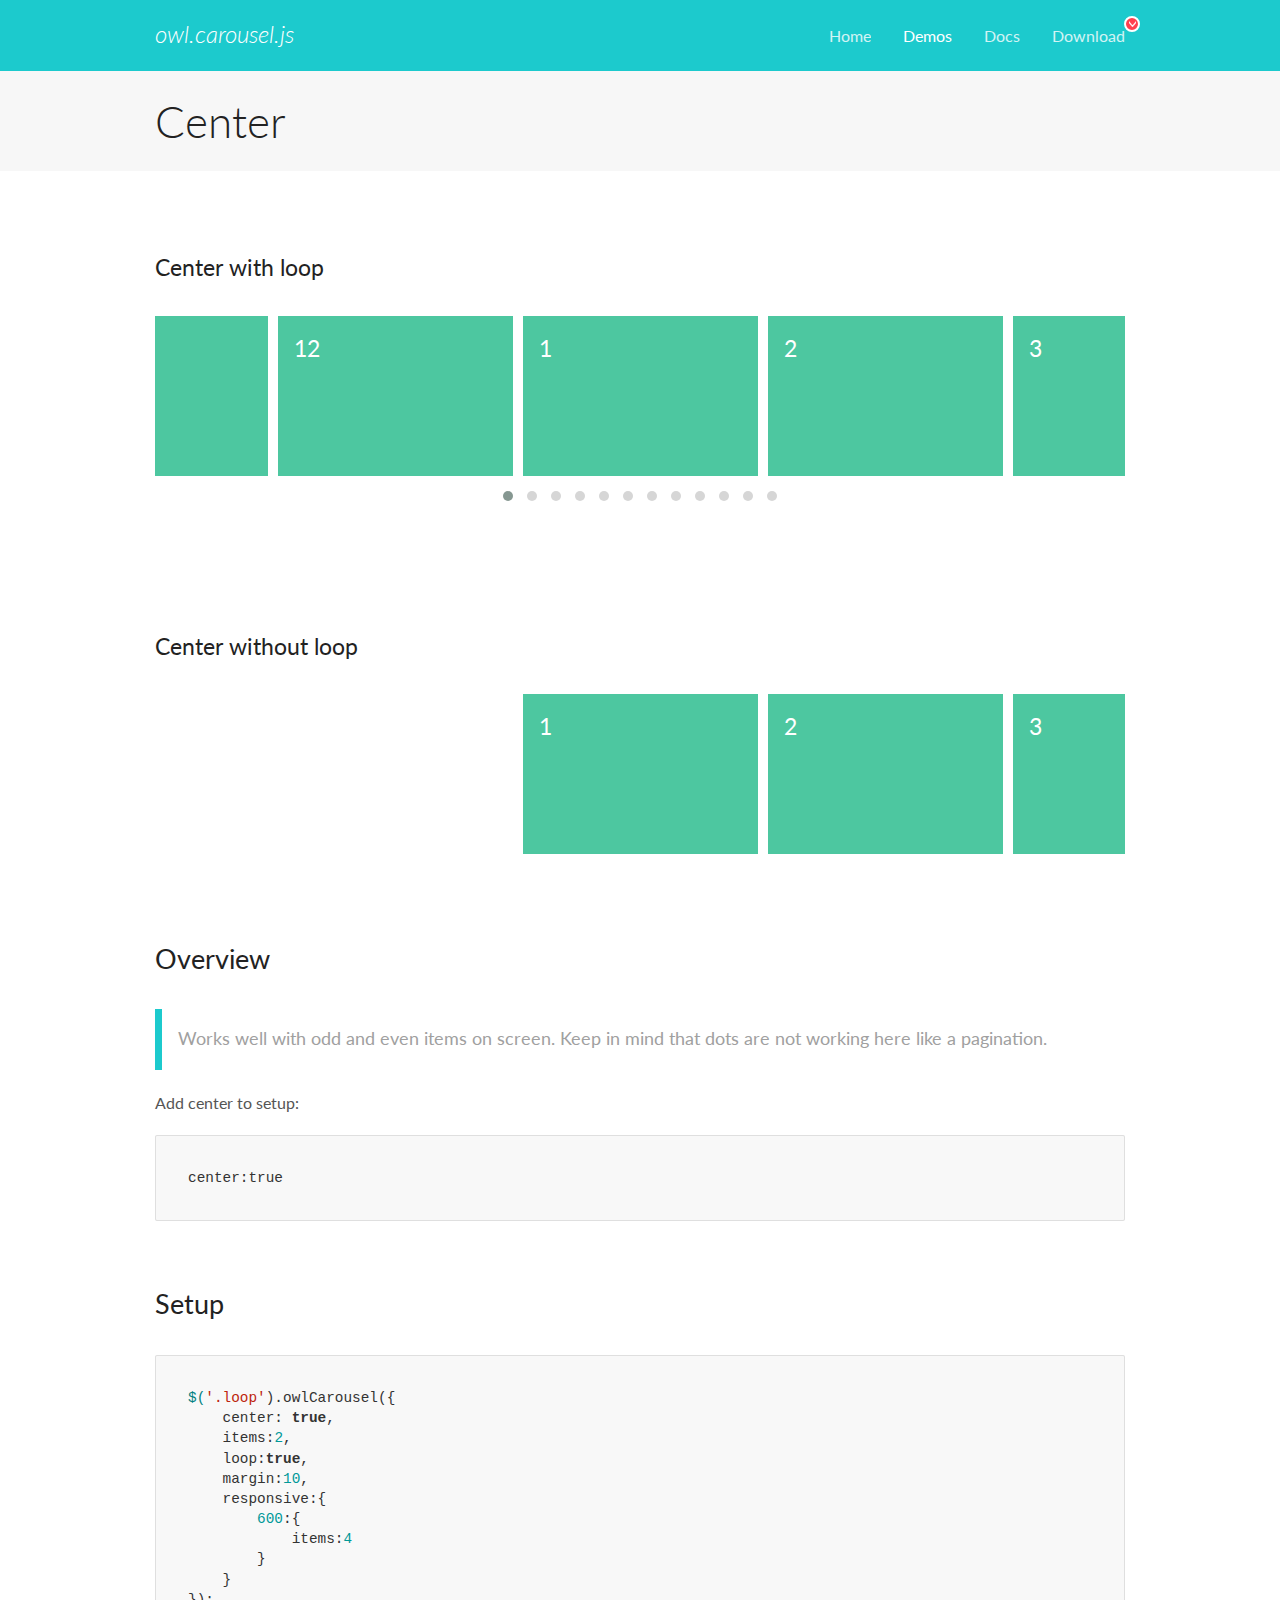
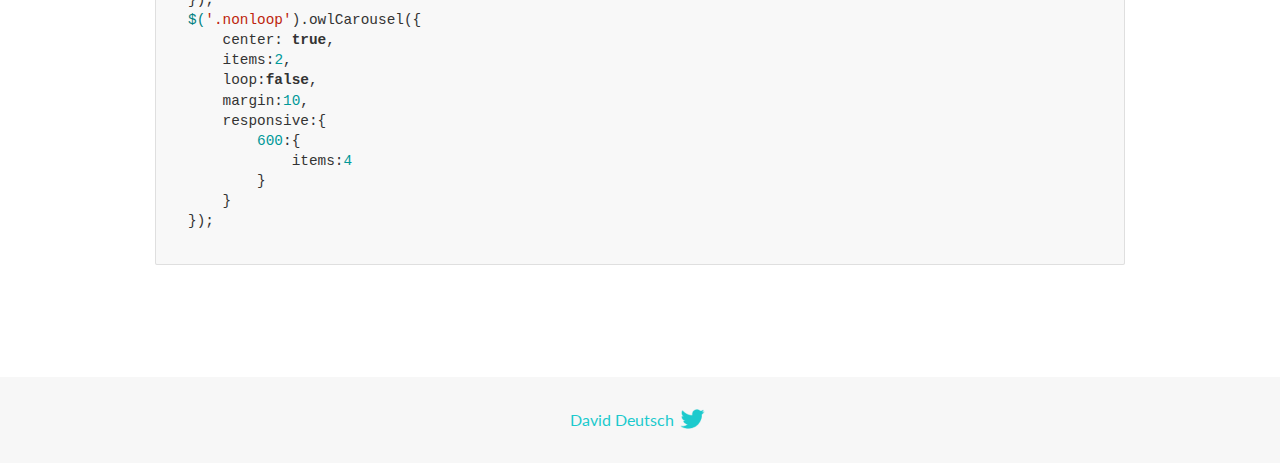
<file: libs/OwlCarousel2-2.3.4/docs/demos/center.html>
<!DOCTYPE html>
<html lang="en">
  <head>

    <!-- head -->
    <meta charset="utf-8">
    <meta name="msapplication-tap-highlight" content="no" />
    <meta name="viewport" content="width=device-width, initial-scale=1.0" />
    <meta name="description" content="Center carousel">
    <meta name="author" content="David Deutsch">
    <title>
      Center Demo | Owl Carousel | 2.3.4
    </title>

    <!-- Stylesheets -->
    <link href='https://fonts.googleapis.com/css?family=Lato:300,400,700,400italic,300italic' rel='stylesheet' type='text/css'>
    <link rel="stylesheet" href="../assets/css/docs.theme.min.css">

    <!-- Owl Stylesheets -->
    <link rel="stylesheet" href="../assets/owlcarousel/assets/owl.carousel.min.css">
    <link rel="stylesheet" href="../assets/owlcarousel/assets/owl.theme.default.min.css">

    <!-- HTML5 shim and Respond.js IE8 support of HTML5 elements and media queries -->

    <!--[if lt IE 9]>
      <script src="https://oss.maxcdn.com/libs/html5shiv/3.7.0/html5shiv.js"></script>
      <script src="https://oss.maxcdn.com/libs/respond.js/1.3.0/respond.min.js"></script>
    <![endif]-->

    <!-- Favicons -->
    <link rel="apple-touch-icon-precomposed" sizes="144x144" href="../assets/ico/apple-touch-icon-144-precomposed.png">
    <link rel="shortcut icon" href="../assets/ico/favicon.png">
    <link rel="shortcut icon" href="favicon.ico">

    <!-- Yeah i know js should not be in header. Its required for demos.-->

    <!-- javascript -->
    <script src="../assets/vendors/jquery.min.js"></script>
    <script src="../assets/owlcarousel/owl.carousel.js"></script>
  </head>
  <body>

    <!-- header -->
    <header class="header">
      <div class="row">
        <div class="large-12 columns">
          <div class="brand left">
            <h3>
              <a href="/OwlCarousel2/">owl.carousel.js</a> 
            </h3>
          </div>
          <a id="toggle-nav" class="right">
            <span></span> <span></span> <span></span> 
          </a> 
          <div class="nav-bar">
            <ul class="clearfix">
              <li> <a href="/OwlCarousel2/index.html">Home</a>  </li>
              <li class="active">
                <a href="/OwlCarousel2/demos/demos.html">Demos</a> 
              </li>
              <li> <a href="/OwlCarousel2/docs/started-welcome.html">Docs</a>  </li>
              <li>
                <a href="https://github.com/OwlCarousel2/OwlCarousel2/archive/2.3.4.zip">Download</a> 
                <span class="download"></span> 
              </li>
            </ul>
          </div>
        </div>
      </div>
    </header>

    <!-- title -->
    <section class="title">
      <div class="row">
        <div class="large-12 columns">
          <h1>Center</h1>
        </div>
      </div>
    </section>

    <!--  Demos -->
    <section id="demos">
      <div class="row">
        <div class="large-12 columns">
          <h4 id="center-with-loop">Center with loop</h4>
          <div class="loop owl-carousel owl-theme">
            <div class="item">
              <h4>1</h4>
            </div>
            <div class="item">
              <h4>2</h4>
            </div>
            <div class="item">
              <h4>3</h4>
            </div>
            <div class="item">
              <h4>4</h4>
            </div>
            <div class="item">
              <h4>5</h4>
            </div>
            <div class="item">
              <h4>6</h4>
            </div>
            <div class="item">
              <h4>7</h4>
            </div>
            <div class="item">
              <h4>8</h4>
            </div>
            <div class="item">
              <h4>9</h4>
            </div>
            <div class="item">
              <h4>10</h4>
            </div>
            <div class="item">
              <h4>11</h4>
            </div>
            <div class="item">
              <h4>12</h4>
            </div>
          </div>
          <br>
          <h4 id="center-without-loop">Center without loop</h4>
          <div class="nonloop owl-carousel">
            <div class="item">
              <h4>1</h4>
            </div>
            <div class="item">
              <h4>2</h4>
            </div>
            <div class="item">
              <h4>3</h4>
            </div>
            <div class="item">
              <h4>4</h4>
            </div>
            <div class="item">
              <h4>5</h4>
            </div>
            <div class="item">
              <h4>6</h4>
            </div>
            <div class="item">
              <h4>7</h4>
            </div>
            <div class="item">
              <h4>8</h4>
            </div>
            <div class="item">
              <h4>9</h4>
            </div>
            <div class="item">
              <h4>10</h4>
            </div>
            <div class="item">
              <h4>11</h4>
            </div>
            <div class="item">
              <h4>12</h4>
            </div>
          </div>
          <h3 id="overview">Overview</h3>
          <blockquote>
            <p>Works well with odd and even items on screen. Keep in mind that dots are not working here like a pagination.</p>
          </blockquote>
          <p>Add center to setup:</p>
          <pre><code>center:true</code></pre>
          <h3 id="setup">Setup</h3>
          <pre><code>$(&#39;.loop&#39;).owlCarousel({
    center: true,
    items:2,
    loop:true,
    margin:10,
    responsive:{
        600:{
            items:4
        }
    }
});
$(&#39;.nonloop&#39;).owlCarousel({
    center: true,
    items:2,
    loop:false,
    margin:10,
    responsive:{
        600:{
            items:4
        }
    }
});</code></pre>
          <script>
            jQuery(document).ready(function($) {
              $('.loop').owlCarousel({
                center: true,
                items: 2,
                loop: true,
                margin: 10,
                responsive: {
                  600: {
                    items: 4
                  }
                }
              });
              $('.nonloop').owlCarousel({
                center: true,
                items: 2,
                loop: false,
                margin: 10,
                responsive: {
                  600: {
                    items: 4
                  }
                }
              });
            });
          </script>
        </div>
      </div>
    </section>

    <!-- footer -->
    <footer class="footer">
      <div class="row">
        <div class="large-12 columns">
          <h5>
            <a href="/OwlCarousel2/docs/support-contact.html">David Deutsch</a> 
            <a id="custom-tweet-button" href="https://twitter.com/share?url=https://github.com/OwlCarousel2/OwlCarousel2&text=Owl Carousel - This is so awesome! " target="_blank"></a> 
          </h5>
        </div>
      </div>
    </footer>

    <!-- vendors -->
    <script src="../assets/vendors/highlight.js"></script>
    <script src="../assets/js/app.js"></script>
  </body>
</html>
</file>
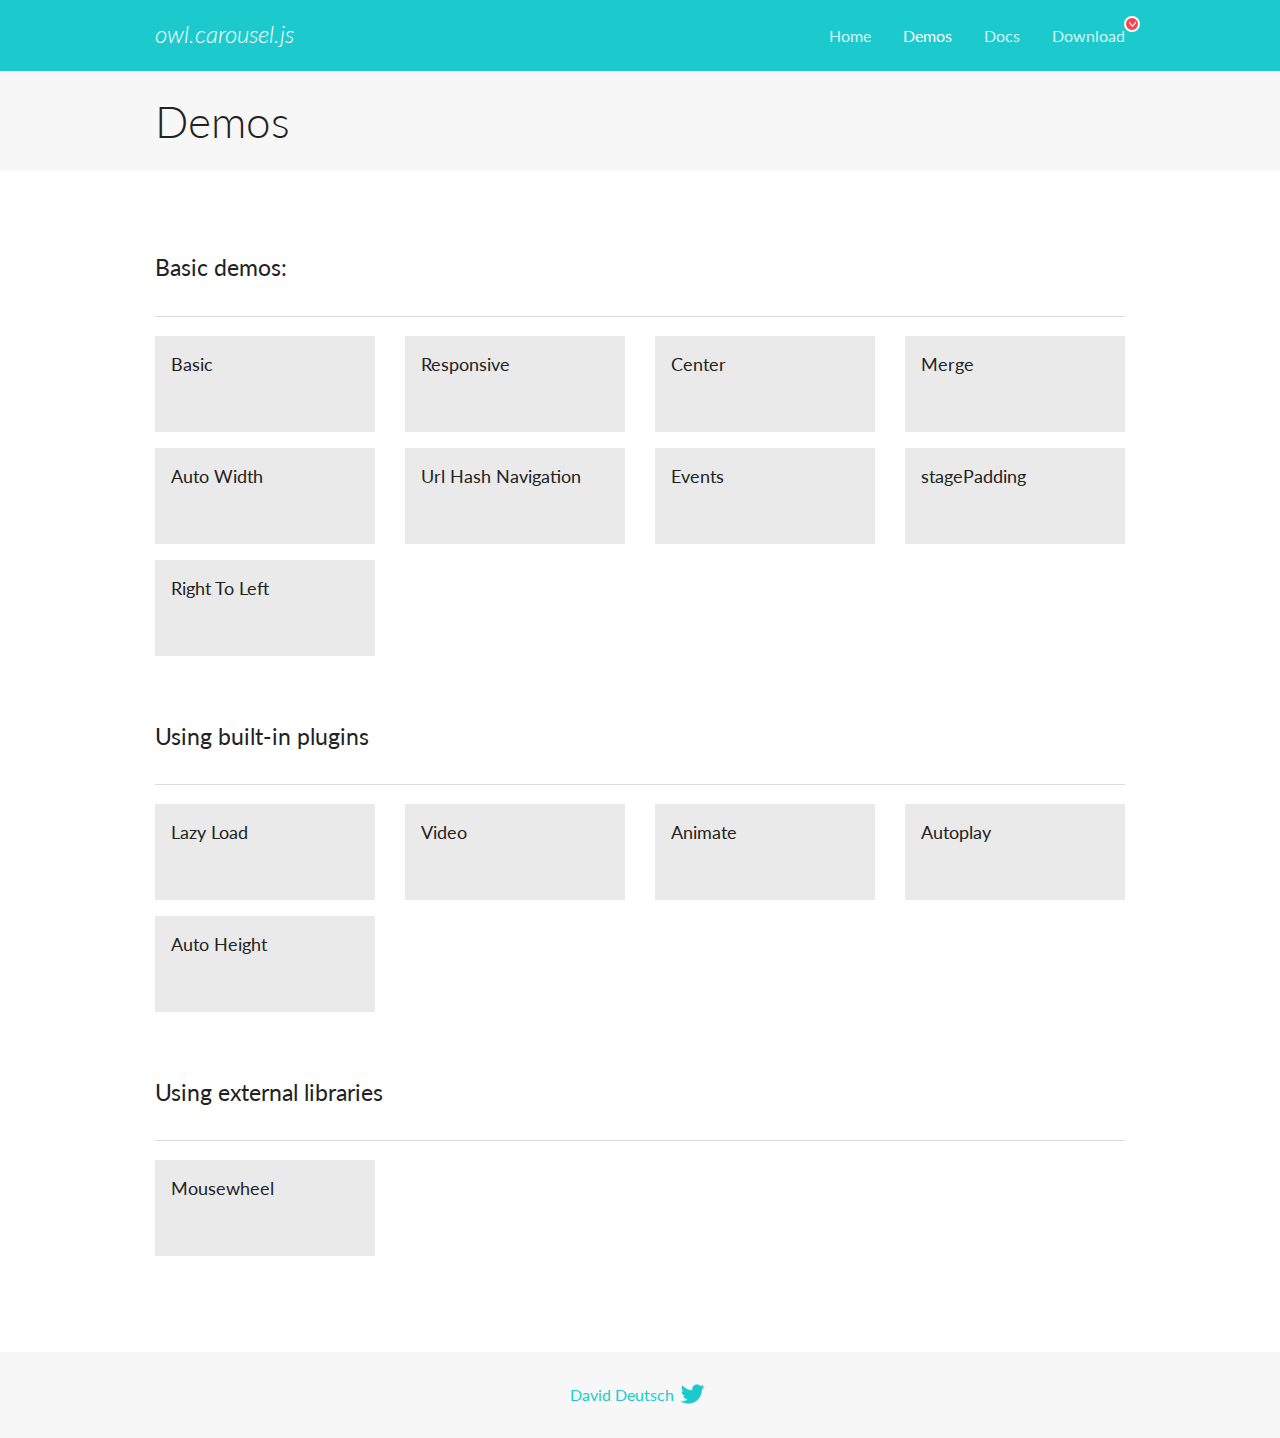
<file: libs/OwlCarousel2-2.3.4/docs/demos/demos.html>
<!DOCTYPE html>
<html lang="en">
  <head>

    <!-- head -->
    <meta charset="utf-8">
    <meta name="msapplication-tap-highlight" content="no" />
    <meta name="viewport" content="width=device-width, initial-scale=1.0" />
    <meta name="description" content="A list of Owl Carousel examples.">
    <meta name="author" content="David Deutsch">
    <title>
      Demos | Owl Carousel | 2.3.4
    </title>

    <!-- Stylesheets -->
    <link href='https://fonts.googleapis.com/css?family=Lato:300,400,700,400italic,300italic' rel='stylesheet' type='text/css'>
    <link rel="stylesheet" href="../assets/css/docs.theme.min.css">

    <!-- Owl Stylesheets -->
    <link rel="stylesheet" href="../assets/owlcarousel/assets/owl.carousel.min.css">
    <link rel="stylesheet" href="../assets/owlcarousel/assets/owl.theme.default.min.css">

    <!-- HTML5 shim and Respond.js IE8 support of HTML5 elements and media queries -->

    <!--[if lt IE 9]>
      <script src="https://oss.maxcdn.com/libs/html5shiv/3.7.0/html5shiv.js"></script>
      <script src="https://oss.maxcdn.com/libs/respond.js/1.3.0/respond.min.js"></script>
    <![endif]-->

    <!-- Favicons -->
    <link rel="apple-touch-icon-precomposed" sizes="144x144" href="../assets/ico/apple-touch-icon-144-precomposed.png">
    <link rel="shortcut icon" href="../assets/ico/favicon.png">
    <link rel="shortcut icon" href="favicon.ico">

    <!-- Yeah i know js should not be in header. Its required for demos.-->

    <!-- javascript -->
    <script src="../assets/vendors/jquery.min.js"></script>
    <script src="../assets/owlcarousel/owl.carousel.js"></script>
  </head>
  <body>

    <!-- header -->
    <header class="header">
      <div class="row">
        <div class="large-12 columns">
          <div class="brand left">
            <h3>
              <a href="/OwlCarousel2/">owl.carousel.js</a> 
            </h3>
          </div>
          <a id="toggle-nav" class="right">
            <span></span> <span></span> <span></span> 
          </a> 
          <div class="nav-bar">
            <ul class="clearfix">
              <li> <a href="/OwlCarousel2/index.html">Home</a>  </li>
              <li class="active">
                <a href="/OwlCarousel2/demos/demos.html">Demos</a> 
              </li>
              <li> <a href="/OwlCarousel2/docs/started-welcome.html">Docs</a>  </li>
              <li>
                <a href="https://github.com/OwlCarousel2/OwlCarousel2/archive/2.3.4.zip">Download</a> 
                <span class="download"></span> 
              </li>
            </ul>
          </div>
        </div>
      </div>
    </header>

    <!-- title -->
    <section class="title">
      <div class="row">
        <div class="large-12 columns">
          <h1>Demos</h1>
        </div>
      </div>
    </section>

    <!--  Demos -->
    <section id="demos">
      <div class="row">
        <div class="large-12 columns">
          <h4 id="basic-demos-">Basic demos:</h4>
          <hr>
          <div class="demo-list">
            <div class="row">
              <div class="small-6 medium-4 large-3 columns">
                <a href="basic.html" class="demo-block">
                  <h5>Basic </h5>
                </a> 
              </div>
              <div class="small-6 medium-4 large-3 columns">
                <a href="responsive.html" class="demo-block">
                  <h5>Responsive </h5>
                </a> 
              </div>
              <div class="small-6 medium-4 large-3 columns">
                <a href="center.html" class="demo-block">
                  <h5>Center </h5>
                </a> 
              </div>
              <div class="small-6 medium-4 large-3 columns">
                <a href="merge.html" class="demo-block">
                  <h5>Merge </h5>
                </a> 
              </div>
              <div class="small-6 medium-4 large-3 columns">
                <a href="autowidth.html" class="demo-block">
                  <h5>Auto Width </h5>
                </a> 
              </div>
              <div class="small-6 medium-4 large-3 columns">
                <a href="urlhashnav.html" class="demo-block">
                  <h5>Url Hash Navigation </h5>
                </a> 
              </div>
              <div class="small-6 medium-4 large-3 columns">
                <a href="events.html" class="demo-block">
                  <h5>Events </h5>
                </a> 
              </div>
              <div class="small-6 medium-4 large-3 columns">
                <a href="stagepadding.html" class="demo-block">
                  <h5>stagePadding </h5>
                </a> 
              </div>
              <div class="small-6 medium-4 large-3 columns">
                <a href="rtl.html" class="demo-block">
                  <h5>Right To Left </h5>
                </a> 
              </div>
            </div>
          </div>
          <h4 id="using-built-in-plugins">Using built-in plugins</h4>
          <hr>
          <div class="demo-list">
            <div class="row">
              <div class="small-6 medium-4 large-3 columns">
                <a href="lazyLoad.html" class="demo-block">
                  <h5>Lazy Load </h5>
                </a> 
              </div>
              <div class="small-6 medium-4 large-3 columns">
                <a href="video.html" class="demo-block">
                  <h5>Video </h5>
                </a> 
              </div>
              <div class="small-6 medium-4 large-3 columns">
                <a href="animate.html" class="demo-block">
                  <h5>Animate </h5>
                </a> 
              </div>
              <div class="small-6 medium-4 large-3 columns">
                <a href="autoplay.html" class="demo-block">
                  <h5>Autoplay </h5>
                </a> 
              </div>
              <div class="small-6 medium-4 large-3 columns">
                <a href="autoheight.html" class="demo-block">
                  <h5>Auto Height </h5>
                </a> 
              </div>
            </div>
          </div>
          <h4 id="using-external-libraries">Using external libraries</h4>
          <hr>
          <div class="demo-list">
            <div class="row">
              <div class="small-6 medium-4 large-3 columns">
                <a href="mousewheel.html" class="demo-block">
                  <h5>Mousewheel </h5>
                </a> 
              </div>
            </div>
          </div>
        </div>
      </div>
    </section>

    <!-- footer -->
    <footer class="footer">
      <div class="row">
        <div class="large-12 columns">
          <h5>
            <a href="/OwlCarousel2/docs/support-contact.html">David Deutsch</a> 
            <a id="custom-tweet-button" href="https://twitter.com/share?url=https://github.com/OwlCarousel2/OwlCarousel2&text=Owl Carousel - This is so awesome! " target="_blank"></a> 
          </h5>
        </div>
      </div>
    </footer>

    <!-- vendors -->
    <script src="../assets/vendors/highlight.js"></script>
    <script src="../assets/js/app.js"></script>
  </body>
</html>
</file>
<file: css/style.css>
body {
   overflow-x: hidden;
}
a:hover {
    text-decoration: none;
}
nav{
    background: #4e4394;
    padding: 5px 40px;
  }
  nav .navbar__li{
    list-style: none;
    display: flex;
    flex-wrap: wrap;
    align-items: center;
    justify-content: center;
  }
  nav .navbar__li li{
    padding: 15px 0;
    cursor: pointer;
  }
  nav .navbar__li li.items{
    position: relative;
    width: auto;
    margin: 0 16px;
    text-align: center;
    order: 3;
  }
  nav .navbar__li li.items:after{
    position: absolute;
    content: '';
    left: 0;
    bottom: 5px;
    height: 2px;
    width: 100%;
    background: #33ffff;
    opacity: 0;
    transition: all 0.2s linear;
  }
  nav .navbar__li li.items:hover:after{
    opacity: 1;
    bottom: 8px;
  }
  nav .navbar__li li.logo{
    flex: 1;
    color: white;
    font-size: 23px;
    font-weight: 600;
    cursor: default;
    user-select: none;
  }
  nav .navbar__li li a{
    color: white;
    font-size: 13px;
    text-decoration: none;
    transition: .4s;
  }
  nav .navbar__li li:hover a{
    color: cyan;
  }
  nav .navbar__li li i{
    font-size: 23px;
  }
  nav .navbar__li li.btn__html{
    display: none;
  }
  nav .navbar__li li.btn__html.hide i:before{
    content: '\f00d';
  }
  @media all and (max-width: 900px){
    nav{
      padding: 5px 30px;
    }
    nav .navbar__li li.items{
      width: 100%;
      display: none;
    }
    nav .navbar__li li.items.show{
      display: block;
    }
    nav .navbar__li li.btn__html{
      display: block;
    }
    nav .navbar__li li.items:hover{
      border-radius: 5px;
      box-shadow: inset 0 0 5px #33ffff,
                  inset 0 0 10px #66ffff;
    }
    nav .navbar__li li.items:hover:after{
      opacity: 0;
    }
  }

/* DIV SEARCH ---------------------------------------------------------------------------- */
#search-home
{
   margin-top:10px
}

#search-home .bg-seach
{
   background:#ececec;
   padding-top:15px;
   border-top-right-radius:10px;
   border-top-left-radius:10px
}

#search-home .bg-seach:after
{
   content:"";
   display:block;
   margin:0 auto;
   width:50%;
   border-bottom:2px solid #0288d1
}

#search-home a
{
   text-orientation:none
}

#search-home .wrapper-seach
{
   float:none;
   margin:0 auto
}

#search-home .nav-tabs>li>a:hover,#search-home .nav>li>a
{
   text-transform:uppercase;
   height:30px;
   margin-right:10px;
   font-weight:700;
   line-height:1
}

#search-home .nav-tabs>li.active>a,#search-home .nav-tabs>li.active>a:focus,#search-home .nav-tabs>li.active>a:hover
{
   color:#0288d1;
   text-transform:uppercase;
   height:30px;
   line-height:1;
   margin-right:10px;
   border:none;
   font-weight:700;
   background-color:#ececec;
   border-bottom:2px solid #0288d1;
}

#search-home .nav>li>a
{
   color:#919191;
   z-index:99
}

#search-home .nav-tabs
{
   border-bottom:none;
   display:-webkit-box;
   display:-ms-flexbox;
   display:flex;
   -webkit-box-pack:center;
   -ms-flex-pack:center;
   justify-content:center
}

#search-home .tab-content
{
   padding:23px 10px 0;
   position:relative
}

#search-home .bnt-seach
{
   background:#f78400;
   color:#fff;
   width:100%
}

#search-home h1
{
   text-align:left;
   margin-top:0;
   padding-bottom:3px;
   font-weight:700;
   color:#919191;
   margin-left:10px
}

#search-home .nav-tabs>li>a:hover
{
   color:#919191;
   border:none
}

#search-home .form-group input,#search-home .form-group select
{
   border:1px solid #dedede;
   border-radius:2px
}

#resume-file-url
{
   margin-left:20px;
   border:none;
   background:unset
}

.desktop #scrolltop
{
   bottom:100px
}

.desktop #modal-apply-job .modal-dialog
{
   width:70%
}

.mobile #modal-apply-job .modal-dialog
{
   margin-top:70px
}

#modal-apply-job .modal-header
{
   background-color:#0091cf
}

#modal-apply-job .modal-title
{
   font-size:17px;
   font-weight:700;
   line-height:1;
   color:#fff
}

#search-page .bg-seach
{
   background:#ececec;
   padding-top:15px;
   border-top-right-radius:10px;
   border-top-left-radius:10px
}

#search-page .filter-icon:before
{
   content:"";
   display:block;
   background:url(/assets2018/img/filter.png) no-repeat;
   width:19px;
   height:17px;
   float:left;
   margin:3px 6px 0 0
}

#search-page .margin-bottom
{
   margin-bottom:0
}

#search-page b
{
   cursor:pointer
}

#search-page .filter-icon-w
{
   color:#999;
   font-weight:700;
   margin-bottom:0;
   font-size:15px
}

.txt-search-advance
{
   padding:0 16px
}

.txt-search-advance h1,.txt-search-advance p
{
   color:#007dab;
   font-weight:700;
   font-size:23px;
   line-height:1.5
}

.txt-search-advance p
{
   margin-top:20px;
   margin-bottom:10px
}

.trend-work p,.trend-work span,.txt-search-advance h1,.txt-search-advance p
{
   display:-webkit-box;
   display:-ms-flexbox;
   display:flex;
   -webkit-box-align:center;
   -ms-flex-align:center;
   align-items:center;
   -webkit-box-pack:center;
   -ms-flex-pack:center;
   justify-content:center
}

.txt-search-advance h1 span,.txt-search-advance p span
{
   margin:0 15px;
   color:#0288D1
}

.txt-search-advance h1:after,.txt-search-advance h1:before,.txt-search-advance p:after,.txt-search-advance p:before
{
   background:#a8a9ad;
   height:5px;
   -webkit-box-flex:1;
   -ms-flex:1;
   flex:1;
   content:''
}

.txt-search-advance h1.left:after,.txt-search-advance h1.right:before,.txt-search-advance p.left:after,.txt-search-advance p.right:before
{
   background:0 0
}

@media (max-width:767px) {
    .hidden-xs
    {
       display:none!important
    }
 }
 
 @media (min-width:768px) and (max-width:991px) {
    .hidden-sm
    {
       display:none!important
    }
 }
 
 @media (min-width:992px) and (max-width:1199px) {
    .hidden-md
    {
       display:none!important
    }
 }

 @media (min-width:1200px) {
    .visible-lg
    {
       display:block!important
    }
 
    table.visible-lg
    {
       display:table!important
    }
 
    tr.visible-lg
    {
       display:table-row!important
    }
 
    td.visible-lg,th.visible-lg
    {
       display:table-cell!important
    }
 
    .visible-lg-block
    {
       display:block!important
    }
 
    .visible-lg-inline
    {
       display:inline!important
    }
 
    .visible-lg-inline-block
    {
       display:inline-block!important
    }
 
    .hidden-lg
    {
       display:none!important
    }
 }

 .tab-content>.tab-pane
{
   display:none
}

.tab-content>.active
{
   display:block
}


@media (max-width:992px) {
    nav.navbar.bootsnav .navbar-brand
    {
       display:inline-block;
       float:none!important;
       margin:0!important
    }
 
    nav.navbar.bootsnav .navbar-header
    {
       float:none;
       display:block;
       text-align:center;
       padding-left:30px;
       padding-right:30px
    }
 
    nav.navbar.bootsnav .navbar-toggle
    {
       display:inline-block;
       float:left;
       margin-right:-200px;
       margin-top:10px
    }
 
    nav.navbar.bootsnav .navbar-collapse
    {
       border:none;
       margin-bottom:0
    }
 
    nav.navbar.bootsnav.no-full .navbar-collapse
    {
       max-height:350px;
       overflow-y:auto!important
    }
 
    nav.navbar.bootsnav .navbar-collapse.collapse
    {
       display:none!important
    }
 
    nav.navbar.bootsnav .navbar-collapse.collapse.in
    {
       display:block!important
    }
 
    nav.navbar.bootsnav .navbar-nav
    {
       float:none!important;
       padding-left:30px;
       padding-right:30px;
       margin:0 -15px
    }
 
    nav.navbar.bootsnav .navbar-nav>li
    {
       float:none
    }
 
    nav.navbar.bootsnav li.dropdown a.dropdown-toggle:before
    {
       font-family:FontAwesome;
       content:"\f105";
       float:right;
       font-size:16px;
       margin-left:10px
    }
 
    nav.navbar.bootsnav li.dropdown.on>a.dropdown-toggle:before
    {
       content:"\f107"
    }
 
    nav.navbar.bootsnav .navbar-nav>li>a
    {
       display:block;
       width:100%;
       border-bottom:solid 1px #4a5a67;
       padding:10px 0;
       margin-bottom:-1px
    }
 
    nav.navbar.bootsnav .navbar-nav>li:first-child>a
    {
       border-top:none
    }
 
    nav.navbar.bootsnav ul.navbar-nav.navbar-left>li:last-child>ul.dropdown-menu
    {
       border-bottom:solid 1px #e0e0e0
    }
 
    nav.navbar.bootsnav ul.nav li.dropdown li a.dropdown-toggle
    {
       float:none!important;
       position:relative;
       display:block;
       width:100%
    }
 
    nav.navbar.bootsnav ul.nav li.dropdown ul.dropdown-menu
    {
       width:100%;
       position:relative!important;
       background-color:transparent;
       float:none;
       border:none;
       padding:0!important;
       margin:0 0 -1px!important;
       -webkit-box-shadow:0 0 0;
       -o-box-shadow:0 0 0;
       box-shadow:0 0 0;
       border-radius:0
    }
 
    nav.navbar.bootsnav ul.nav li.dropdown ul.dropdown-menu>li>a
    {
       display:block;
       width:100%;
       border-bottom:solid 1px #e0e0e0;
       padding:10px 0;
       color:#6f6f6f
    }
 
    nav.navbar.bootsnav ul.nav ul.dropdown-menu li a:focus,nav.navbar.bootsnav ul.nav ul.dropdown-menu li a:hover
    {
       background-color:transparent
    }
 
    nav.navbar.bootsnav ul.nav ul.dropdown-menu ul.dropdown-menu
    {
       float:none!important;
       left:0;
       padding:0 0 0 15px;
       position:relative;
       background:0 0;
       width:100%
    }
 
    nav.navbar.bootsnav ul.nav ul.dropdown-menu li.dropdown.on>ul.dropdown-menu
    {
       display:inline-block;
       margin-top:-10px
    }
 
    nav.navbar.bootsnav li.dropdown ul.dropdown-menu li.dropdown>a.dropdown-toggle:after
    {
       display:none
    }
 
    nav.navbar.bootsnav .dropdown .megamenu-content .col-menu .title
    {
       padding:10px 15px 10px 0;
       line-height:24px;
       text-transform:none;
       font-weight:400;
       letter-spacing:0;
       margin-bottom:0;
       cursor:pointer;
       border-bottom:solid 1px #e0e0e0;
       color:#6f6f6f
    }
 
    nav.navbar.bootsnav .dropdown .megamenu-content .col-menu ul>li>a
    {
       display:block;
       width:100%;
       border-bottom:solid 1px #e0e0e0;
       padding:8px 0
    }
 
    nav.navbar.bootsnav .dropdown .megamenu-content .col-menu .title:before
    {
       font-family:FontAwesome;
       content:"\f105";
       float:right;
       font-size:16px;
       margin-left:10px;
       position:relative;
       right:-15px
    }
 
    nav.navbar.bootsnav .dropdown .megamenu-content .col-menu:last-child .title
    {
       border-bottom:none
    }
 
    nav.navbar.bootsnav .dropdown .megamenu-content .col-menu.on:last-child .title
    {
       border-bottom:solid 1px #e0e0e0
    }
 
    nav.navbar.bootsnav .dropdown .megamenu-content .col-menu:last-child ul.menu-col li:last-child a
    {
       border-bottom:none
    }
 
    nav.navbar.bootsnav .dropdown .megamenu-content .col-menu.on .title:before
    {
       content:"\f107"
    }
 
    nav.navbar.bootsnav .dropdown .megamenu-content .col-menu .content
    {
       padding:0 0 0 15px
    }
 
    nav.bootsnav.brand-center .navbar-collapse
    {
       display:block
    }
 
    nav.bootsnav.brand-center ul.nav
    {
       margin-bottom:0!important
    }
 
    nav.bootsnav.brand-center .navbar-collapse .col-half
    {
       width:100%;
       float:none;
       display:block
    }
 
    nav.bootsnav.brand-center .navbar-collapse .col-half.left
    {
       margin-bottom:0
    }
 
    nav.bootsnav .megamenu-content
    {
       padding:0
    }
 
    nav.bootsnav .megamenu-content .col-menu
    {
       padding-bottom:0
    }
 
    nav.bootsnav .megamenu-content .title
    {
       cursor:pointer;
       display:block;
       padding:10px 15px;
       margin-bottom:0;
       font-weight:400
    }
 
    .attr-nav>ul>li.dropdown>a.dropdown-toggle:before,nav.bootsnav .megamenu-content .content
    {
       display:none
    }
 
    .attr-nav
    {
       position:absolute;
       right:60px
    }
 
    .attr-nav>ul
    {
       padding:0;
       margin:0 -15px -7px 0
    }
 
    .attr-nav>ul>li>a
    {
       padding:16px 15px 15px
    }
 
    .attr-nav>ul>li.dropdown ul.dropdown-menu
    {
       margin-top:2px;
       margin-left:55px;
       width:250px;
       left:-250px;
       border-top:solid 5px
    }
 
    .top-search .container
    {
       padding:0 45px
    }
 
    nav.bootsnav.navbar-full ul.nav
    {
       margin-left:0
    }
 
    nav.bootsnav.navbar-full ul.nav>li>a
    {
       border:none
    }
 
    nav.bootsnav.navbar-full .navbar-brand
    {
       float:left!important;
       padding-left:0
    }
 
    nav.bootsnav.navbar-full .navbar-toggle
    {
       display:inline-block;
       float:right;
       margin-right:0;
       margin-top:10px
    }
 
    nav.bootsnav.navbar-full .navbar-header
    {
       padding-left:15px;
       padding-right:15px
    }
 
    nav.navbar.bootsnav.navbar-sidebar .share
    {
       padding:30px 15px;
       margin-bottom:0
    }
 
    nav.navbar.bootsnav .tabbed>li
    {
       padding:25px 0;
       margin-left:-15px!important
    }
 
    body>.wrapper
    {
       -webkit-transition:all .3s ease-in-out;
       transition:all .3s ease-in-out
    }
 
    body.side-right>.wrapper
    {
       margin-left:280px;
       margin-right:-280px!important
    }
 
    nav.navbar.bootsnav.navbar-mobile .navbar-collapse
    {
       position:fixed;
       overflow-y:auto!important;
       overflow-x:hidden!important;
       display:block;
       background:#fff;
       z-index:99;
       width:280px;
       height:100%!important;
       left:-280px;
       top:0;
       padding:0;
       -webkit-transition:all .3s ease-in-out;
       transition:all .3s ease-in-out
    }
 
    nav.navbar.bootsnav.navbar-mobile .navbar-collapse.in
    {
       left:0
    }
 
    nav.navbar.bootsnav.navbar-mobile ul.nav
    {
       width:293px;
       padding-right:0;
       padding-left:15px
    }
 
    nav.navbar.bootsnav.navbar-mobile ul.nav>li>a
    {
       padding:15px
    }
 
    nav.navbar.bootsnav.navbar-mobile ul.nav ul.dropdown-menu>li>a
    {
       padding-right:15px!important;
       padding-top:15px!important;
       padding-bottom:15px!important
    }
 
    nav.navbar.bootsnav.navbar-mobile ul.nav ul.dropdown-menu .col-menu .title
    {
       padding-right:30px!important;
       padding-top:13px!important;
       padding-bottom:13px!important
    }
 
    nav.navbar.bootsnav.navbar-mobile ul.nav ul.dropdown-menu .col-menu ul.menu-col li a
    {
       padding-top:13px!important;
       padding-bottom:13px!important
    }
 
    nav.navbar.bootsnav.navbar-mobile .navbar-collapse [class*=' col-']
    {
       width:100%
    }
 
    nav.navbar.bootsnav.navbar-fixed .logo-scrolled
    {
       display:block!important
    }
 
    nav.navbar.bootsnav.navbar-fixed .logo-display
    {
       display:none!important
    }
 
    nav.navbar.bootsnav.navbar-mobile .tab-content,nav.navbar.bootsnav.navbar-mobile .tab-menu
    {
       width:100%;
       display:block
    }
 }

 .contact-box p,.tab .tab-content
{
   font-family:Quicksand,sans-serif
}

.tab .tab-content
{
   font-size:14px;
   color:#707c88;
   line-height:30px;
   background:#fff
}


@media only screen and (max-width:990px) {
    .tab .nav-tabs li a
    {
       padding:15px 10px
    }
 
    .tab .tab-content
    {
       padding:20px 25px
    }
 }

 .tab-content
{
   padding:1em 0
}

@media screen and (max-width:767px) {
    .manage-resume-box,.mng-company,.mng-resume
    {
       text-align:center
    }
 
    .brows-company .brows-company-pic,.manage-resume-picbox,.mng-company .mng-company-pic,.mng-resume .mng-resume-pic
    {
       display:table;
       margin:20px auto
    }
 
    h1
    {
       font-size:35px
    }
 
    h2
    {
       font-size:25px
    }
 
    h3
    {
       font-size:20px
    }
 
    h4
    {
       font-size:15px
    }
 
    nav.navbar.navbar-inverse.navbar-mobile ul.nav
    {
       border-top:solid 1px #222
    }
 
    .inner-header-title h1
    {
       font-size:40px;
       margin-bottom:2em
    }
 
    .call-to-act-caption
    {
       padding:5em 1em;
       text-align:center
    }
 
    .call-to-act-caption h3
    {
       line-height:1.7;
       font-size:17px
    }
 
    .home-plane-banner:before
    {
       background:rgba(255,255,255,.8)
    }
 
    .mng-company h4
    {
       font-size:18px
    }
 
    .pagination>li>a,.pagination>li>span
    {
       padding:8px 14px
    }
 
    .mng-resume
    {
       border-left:none;
       border-top:3px solid #fff
    }
 
    .brows-company,.brows-resume
    {
       border-left:none;
       border-top:4px solid #fff;
       text-align:center
    }
 
    .brows-company .brows-company-position p
    {
       text-align:center
    }
 
    .brows-resume .brows-resume-pic
    {
       margin:20px auto
    }
 
    .br-resume
    {
       margin-bottom:10px
    }
 
    .brows-resume .browse-resume-exp span
    {
       float:none
    }
 
    .brows-resume .browse-resume-rate span
    {
       text-align:center
    }
 
    .detail-pannel-footer-btn a.footer-btn
    {
       margin-left:0;
       float:left;
       margin-right:10px;
       padding:10px 30px
    }
 
    .detail-status
    {
       position:relative;
       right:0;
       top:0;
       margin:0 auto;
       display:table
    }
 
    .detail-pannel-footer-btn.pull-right
    {
       float:left!important;
       width:100%
    }
 
    ul.detail-list
    {
       padding:0
    }
 
    h2.detail-title
    {
       font-size:17px;
       padding:10px 12px
    }
 
    .full-detail .panel-body
    {
       padding:0
    }
 
    .ext-mrg.row.third-progress
    {
       padding:0;
       margin:0
    }
 
    .footer-widget
    {
       padding:.5em 0 1em
    }
 
    .footer-social
    {
       margin-bottom:0
    }
 
    .lg-menu ul
    {
       margin-top:20px
    }
 
    .lg-menu ul li
    {
       padding-left:0;
       padding-right:10px
    }
 
    nav.navbar .navbar-brand
    {
       top:4px
    }
 
    .brows-job-list
    {
       text-align:center;
       padding-bottom:30px
    }
 
    .banner-caption
    {
       padding:20px 0
    }
 
    .item-click article
    {
       padding-left:15px;
       padding-right:15px
    }
 
    .brows-job-category .item-click article
    {
       padding-left:0;
       padding-right:0
    }
 
    .row.extra-mrg
    {
       margin-left:0;
       margin-right:0
    }
 
    .job-types
    {
       text-align:left
    }
 
    article.advance-search-job
    {
       text-align:center
    }
 
    .advance-search-caption
    {
       margin-left:0
    }
 
    .advance-search-img-box
    {
       max-width:70px;
       float:none;
       margin:0 auto
    }
 
    .advance-detail-pr .row.bottom-mrg
    {
       margin-left:0;
       margin-right:0
    }
 
    .deatil-tab-employ.tool-tab .tab-content
    {
       padding-left:12px;
       padding-right:12px
    }
 }

 .job-special-vip .tab-content
{
   padding:0
}

.job-new .deatil-tab-employ.tool-tab .tab-content
{
   background-color:#fff;
   border:2px solid #0094ca
}

.job-new .deatil-tab-employ.tool-tab .tab-content,.job-new .mng-company .col-md-1
{
   padding:0
}

#search-home .tab-content
{
   padding:23px 10px 0;
   position:relative
}

.tab .tab-content
   {
      padding:0
   }

   

#search-home .tab-content form div div {
    padding: 0px 5px;
}

#search-home .tab-content form div div .form-group button {
    width: 100%;
}

.trend-work .div-1 {
    background-color: #007dab;
    border: 1px solid #00689c;
    padding: 17px 15px 16px;
    font-family: Quicksand,sans-serif;
    color: #fff;
    font-weight: 700;
    min-width: 150px;
    text-align: center;
    font-size: 13px;
    letter-spacing: 1px;
}

.trend-work .div-2 {
    background-color: #fff;
    border: 1px solid #ccc;
    padding: 0;
    max-width: 1007px;
    overflow: hidden;
    height: 84px;
}

.trend-work .div-2 .city {
    border-right: 1px solid #ccc;
    padding: 0 10px;
    width: 100%;
    text-align: center;
    display: table;
    height: 82px;
}

.trend-work p {
    margin: 9px 0;
    vertical-align: middle;
    display: table-cell;
}

.trend-work p a {
    font-weight: 700;
    transition: all 1s;

}

.city a:hover {
    color: #000000;
    font-size: 18px;
}

.mb-20 {
    margin-bottom: 20px!important;
}
.main-heading {
    text-align: center;
    margin-bottom: 2em;
}
section.job-new, section.job-special-vip, section.job-urgent, section.work-by-city {
    padding: 5px 0 10px;
}

.main-heading h1, .main-heading h3, .main-heading h4 {
    font-size: 27px;
    color: #363636;
    font-weight: 700;
}
.owl-carousel .owl-item .owl-lazy{
    opacity: 1;
}
.career-item .logo img {
    margin: 0 auto;
    width: 50px;
}

.career-item {
    width: 100%;
    margin-bottom: 10px;
}

@media screen and (max-width:767px) {
    .career-homepage{
        flex-direction: column;
    }
}

.job-urgent__company .job-item {
   padding: 0 5px;
 }
 .job-urgent__company .job-item-box {
   background-color: #fff;
   padding: 5px;
   border-radius: 2px;
   margin: 5px 0;
   border: 1px solid rgba(221, 221, 221, 0.8);
   -webkit-transition: -webkit-box-shadow 0.2s;
   transition: -webkit-box-shadow 0.2s;
   transition: box-shadow 0.2s;
   transition: box-shadow 0.2s, -webkit-box-shadow 0.2s;
 }
 .job-urgent__company .job-item-box:hover {
   -webkit-box-shadow: 0 0 0 1px rgba(0, 0, 0, 0.1), 0 2px 3px rgba(0, 0, 0, 0.2);
   box-shadow: 0 0 0 1px rgba(0, 0, 0, 0.1), 0 2px 3px rgba(0, 0, 0, 0.2);
   border: 1px solid transparent;
 }
.job-urgent__company .row .logo_box{
   width: 55px;
   height: 55px;
   display: -webkit-box;
   display: -ms-flexbox;
   display: flex;
   -webkit-box-align: center;
   -ms-flex-align: center;
   align-items: center;
   -webkit-box-pack: center;
   -ms-flex-pack: center;
   justify-content: center;
   overflow: hidden;
}

.job-urgent__company .row .logo_box img {
   max-width: 100%;

}

.job-urgent__company .job-item .company_logo {
   float: left;
   max-width: 65px !important;
   width: 65px;
   margin-top: 5px;
 }
 .job-urgent__company .job-item .company_name {
   float: left;
   max-width: calc(100% - 65px) !important;
   width: calc(100% - 65px);
   padding-left: 5px;
 }
 .job-urgent__company .job-item .company_name .title a {
   color: #0288d1;
   font-weight: 700;
 }
 .job-urgent__company .job-item .company_name .company a {
   color: #898989;
 }
 .job-urgent__company .job-item p {
   margin: auto auto 0;
   overflow: hidden;
   line-height: 22px;
 }
 .job-urgent__company .job-item .company_name .info-item {
   width: 100%;
   overflow: hidden;
   line-height: 20px;
 }
 .job-urgent__company .job-item .company_name .info-item .dollar {
   float: left;
   color: #fc205c;
   font-size: 12px;
   padding-right: 20px;
 }
 .job-urgent__company .job-item .company_name .info-item .time {
   float: left;
   color: #333;
   font-size: 12px;
   padding-right: 20px;
 }
 .job-urgent__company .job-item .company_logo .logo_box img {
   max-width: 100%;
   background-color: #fff;
 }

 .job-urgent__company .container .row .border p {
   margin-bottom: 3px;
 }

 .full-detail .item p.p-value,
.text-overflow,
body.desktop .d-text-overflow {
  text-overflow: ellipsis;
  white-space: nowrap;
  overflow: hidden;
}


/* job-special-vip ---------------------------------------------------------------------------------------------------------*/
.job-special-vip .row .item__special .special__left {
   width: 60px;
   height: 60px;
}

.job-special-vip .row .item__special .special__left img{
   width: 60px;
   height: 60px;
}

.job-special-vip .row .item__special .special__right .view {
   margin-bottom: 0px;
}

.job-special-vip .row .item__special {
   background-image: url("/img/6_i62e754ed33f34_crop_320_130_100.png");
   background-size: 100% 100%;
   background-repeat: no-repeat;
}

.job-special-vip .row .item__special .special__right {
   padding-left: 25px !important;
}

.job-special-vip .row .item__special .title {
   font-weight: 700;
    font-size: 16px;
    color: #fff;
}


/* Danh sách việc làm mới nhất ---------------------------------------------------------------------------------------------------------------------*/
.job-new .left__listjob {
   float: left;
   width: 70%;
}

.job-new .right__listjob {
   float: left;
   width: 30%;
}

.job-new .tab-content {
   background-color: #fff;
   border: 2px solid #0094ca;
 }

 .nav-link.active {
   color: #495057;
   background-color: #fff;
   border-color: #dee2e6 #dee2e6 #fff;
   border-bottom: 3px solid black !important;
}

.job-new .mng-company {
   border: none;
   border-radius: unset;
   border-bottom: 1px solid #ccc;
}

.mng-company {
   padding: 10px;
   overflow: hidden;
}

.job-new .mng-company .mng-company-pic {
   overflow: hidden;
   background-color: #fff;
   height: 80px;
   position: relative;
   border: 1px solid #ccc;
   display: block;
}

.job-new .mng-company .mng-company-pic img {
   bottom: 0;
   left: 0;
   margin: auto;
   position: absolute;
   right: 0;
   top: 0;
}

.img-responsive {
   max-width: 100%;
}

img{
   border: 0;
   vertical-align: middle;
}

.job-new .mng-company .col-md-8 {
   margin-left: 5px;
}

.job-new .mng-company .job-title {
   margin: 0 0 5px;
   line-height: 1.5;
   color: #000;
   font-size: 13px;
   font-family: sans-serif;
   font-weight: 700;
}

.job-new .mng-company p {
   font-size: 13px;
}
.tab-pane p {
   color: #707c88;
   font-size: 14px;
}
.job-new .job-info a {
   color: #191919;
}

.job-new .job-info .i-title {
   margin-right: 5px;
   font-weight: 700;
}

.label {
   padding: 2px 10px 3px;
   background: #f6931e;
   font-weight: 400;
   font-size: 12px;
   color: #fff;
   font-family: BrandDIN,Helvetica,Arial,san-serif;
}
.label {
   display: inline;
   vertical-align: baseline;
   border-radius: 0.25em;
}
.badge, .label {
   line-height: 1;
   text-align: center;
   white-space: nowrap;
}

.job-new .mng-company p {
   font-size: 13px;
}
.job-new .job-info p {
   margin-bottom: 0;
   line-height: 2;
}
.tab-pane p {
   color: #707c88;
   font-size: 14px;
}

.job-new .job-info .name a {
   color: #898989;
   font-size: 13px;
}

.job-new .job-info .location {
   font-size: 12px;
}
.job-new .job-info p.location span:first-child {
   padding-left: 0;
}
.job-new .job-info p.location span {
   border-right: 1px solid #ccc;
   padding: 0 5px;
}

.job-new .mng-company .col-md-3 {
   margin-left: -10px;
   padding-right: 0;
}

.job-new .job-date p.expired {
   color: #333;
}
.job-new .job-date p {
   line-height: 1;
   margin-top: 5px;
}

.btn-apply-s {
   text-shadow: 0 1px 0 #fff;
   border-color: #ccc;
   font-size: 13px;
}

.job-new .right__listjob .item-box .company-title {
   line-height: 1.5;
}

.company-title {
   color: #898989!important;
   font-weight: 400;
}

.job-new .right__listjob .item-box .company-title a {
   color: red;
   font-weight: 700;
   font-size: 12px;
}

.job-new .right__listjob .item-box .company-logo {
   float: left;
   max-width: 90px!important;
   width: 90px;
}

.job-new .right__listjob .item-box .company-logo .logo_box {
   width: 90px;
   height: 90px;
   display: -webkit-box;
   display: -ms-flexbox;
   display: flex;
   -webkit-box-align: center;
   -ms-flex-align: center;
   align-items: center;
   -webkit-box-pack: center;
   -ms-flex-pack: center;
   justify-content: center;
   overflow: hidden;
}


.job-new .right__listjob .item-box .company-logo .logo_box img {
   max-width: 100%;
   background-color: #fff;
}

.job-new .right__listjob .item-box .list-job {
   float: left;
   max-width: calc(100% - 90px)!important;
   width: calc(100% - 90px);
   padding-left: 5px;
}

.right__listjob .list-job ul {
   padding-left: 23px;
}

.right__listjob .list-job li:first-child {
   list-style: none;
   margin-left: -15px;
   font-weight: 700;
   color: #666;
   text-align: left;
}
.right__listjob .list-job li {
   list-style: square;
   line-height: 1.5;
}

.right__listjob .list-job li a {
   display: block;
   margin-left: -3px;
   font-size: 12px;
}

@media screen and (max-width: 600px) {
   .job-new .left__listjob {
     width: 100%;
   }
   .job-new .right__listjob {
      width: 100%;
   }
   .job-new h3 {
      margin-top: 10px !important;
   }
   #nav-tab {
      margin-left: 10px;
   }
   #nav-tabContent {
      margin-left: 10px;
      margin-right: 10px;
   }
   body {
      overflow-x: hidden;
   }
 }

 button.btn-view-more {
   background: #0288d1!important;
   border: 1px solid #01589e;
   color: #fff;
   width: 100%;
   font-size: 12px;
   font-weight: 700;
   line-height: 1.5;
}

.mt-10 {
   margin-top: 10px!important;
}

.mr-5 {
   margin-right: 5px!important;
}


/* DANH SÁCH GIAN TUYỂN DỤNG NỔI BẬT ----------------------------------------------------------------------*/
.employer-special .item {
   border: 2px solid #ccc;
   border-radius: 5px;
   overflow: hidden;
}
.employer-special .item .i-img {
   overflow: hidden;
   background-color: #fff;
   height: 140px;
   position: relative;
   border-bottom: 1px solid #ccc;
}

.employer-special .item .i-img img {
   background-position: center center;
   background-repeat: no-repeat;
   background-size: cover;
   -webkit-transition: all .5s ease;
   transition: all .5s ease;
   width: auto;
   bottom: 0;
   left: 0;
   margin: auto;
   position: absolute;
   right: 0;
   top: 0;
   height: auto;
}
.employer-special .item .i-img img {
   display: block;
   max-width: 100%;
   border-top-right-radius: 5px;
   border-top-left-radius: 5px;
}

.employer-special .item .i-title {
   height: 40px;
   margin-bottom: 5px;
}
.employer-special .item .i-desc, .employer-special .item .i-title {
   padding: 0 10px;
}

.employer-special .item .i-title h3 {
   line-height: 1.4;
   margin: 5px 0;
   font-weight: 700;
   font-size: 16px;
}

.employer-special .item .i-title h3 a {
   color: #0288d1;
}

.employer-special .item .i-desc {
   height: 50px;
   margin-top: 25px;
}
.employer-special .item .i-desc, .employer-special .item .i-title {
   padding: 0 10px;
}

.employer-special .item .i-desc p {
   font-size: 13px;
   line-height: 1.7;
}

.employer-special .item ul.i-location {
   margin: 0;
   padding: 3px 0;
   border-top: 1px solid #ccc;
   display: -webkit-box;
   display: -ms-flexbox;
   display: flex;
   width: 100%;
   list-style: none;
}

.employer-special .item ul.i-location p {
   font-size: 12px;
   margin: 0 0 0 10px;
}

.employer-special .item ul.i-location li i {
   padding-right: 5px;
}

.employer-special .tg-themetag.red {
   background: #ff1a00;
}
.employer-special .tg-themetag {
   top: 20px;
   left: 11px;
   color: #fff;
}
.tg-themetag {
   top: 7px;
   left: -5px;
   z-index: 2;
   color: #fff;
   font-size: 10px;
   font-weight: 500;
   line-height: 10px;
   position: absolute;
   background: #ff526c;
   padding: 5px 3px 3px 10px;
   text-transform: uppercase;
}

.employer-special .tg-featuretag.red:before {
   border-left: 10px solid #ff1a00;
}
.employer-special .tg-featuretag:before {
   border-left: 10px solid #ff1a00;
}
.tg-featuretag:before {
   top: 0;
   left: 100%;
   border-top: 9px solid transparent;
   border-bottom: 9px solid transparent;
   border-left: 10px solid #ff526c;
}
.tg-featuretag:after, .tg-featuretag:before {
   width: 0;
   height: 0;
   content: '';
   position: absolute;
}

.employer-special .tg-featuretag.red:after {
   border-top: 5px solid #ff1a00;
}

.tg-featuretag:after {
   top: 100%;
   left: 0;
   border-top: 5px solid #eb344f;
   border-left: 5px solid transparent;
}
.tg-featuretag:after, .tg-featuretag:before {
   width: 0;
   height: 0;
   content: '';
   position: absolute;
}

.employer-special .employer-popover {
   display: none;
}

p.view-more {
   margin: 10px 0 0;
   text-align: right;
   font-weight: 700;
}

p.view-more a {
   color: #007dab;
}

#contact .item-e:hover .popover {
   display: block;
      top: 61px;
      left: 272.262px;
      display: block;
}
#contact .item-e:hover .fade:not(.show) {
    opacity: 1;
}

.popover.right {
   margin-left: 10px;
}

.fade.in {
   opacity: 1;
}
.popover {
   width: 500px;
   padding: 0;
}
.popover {
   position: absolute;
   top: 0;
   left: 0;
   z-index: 1060;
   display: none;
   max-width: 276px;
   font-size: 14px;
   text-align: left;
   text-align: start;
   background-color: #fff;
   border: 1px solid #ccc;
   border: 1px solid rgba(0,0,0,.2);
   border-radius: 6px;
   -webkit-box-shadow: 0 5px 10px rgba(0,0,0,.2);
   box-shadow: 0 5px 10px rgba(0,0,0,.2);
}
.modal-content, .popover {
   background-clip: padding-box;
}
.popover, .tooltip {
   font-family: "Helvetica Neue",Helvetica,Arial,sans-serif;
   font-style: normal;
   font-weight: 400;
   line-height: 1.42857143;
   text-shadow: none;
   letter-spacing: normal;
   word-break: normal;
   word-spacing: normal;
   word-wrap: normal;
   line-break: auto;
   text-transform: none;
   white-space: normal;
   text-decoration: none;
}

#myTabContent2 .fade {
   opacity: 0;
   -webkit-transition: opacity .15s linear;
   transition: opacity .15s linear;
}

.popover {
   position: absolute;
   top: 0;
   left: 0;
   z-index: 1060;
   display: none;
   max-width: 276px;
   font-size: 14px;
   text-align: left;
   text-align: start;
   background-color: #fff;
   border: 1px solid #ccc;
   border: 1px solid rgba(0,0,0,.2);
   border-radius: 6px;
   -webkit-box-shadow: 0 5px 10px rgba(0,0,0,.2);
   box-shadow: 0 5px 10px rgba(0,0,0,.2);
}

.popover, .tooltip {
   font-family: "Helvetica Neue",Helvetica,Arial,sans-serif;
   font-style: normal;
   font-weight: 400;
   line-height: 1.42857143;
   text-shadow: none;
   letter-spacing: normal;
   word-break: normal;
   word-spacing: normal;
   word-wrap: normal;
   line-break: auto;
   text-transform: none;
   white-space: normal;
   text-decoration: none;
}

.popover.right>.arrow {
   top: 50%;
   left: -16px;
   margin-top: -11px;
   border-right-color: #999;
   border-right-color: rgba(0,0,0,.25);
   border-left-width: 0;
}
.popover>.arrow {
   border-width: 11px;
}
.popover>.arrow, .popover>.arrow:after {
   position: absolute;
   display: block;
   width: 0;
   height: 0;
   border-color: transparent;
   border-style: solid;
}

.popover.right>.arrow:after {
   left: 1px;
   border-right-color: #fff;
   border-left-width: 0;
}
.popover.left>.arrow:after, .popover.right>.arrow:after {
   bottom: -10px;
   content: " ";
}
.popover>.arrow:after {
   content: "";
   border-width: 10px;
}
.popover>.arrow, .popover>.arrow:after {
   position: absolute;
   display: block;
   width: 0;
   height: 0;
   border-color: transparent;
   border-style: solid;
}

.popover-title {
   line-height: 1.5!important;
   text-align: center!important;
   font-size: 15px!important;
   background-color: #007dab!important;
   color: #fff!important;
   border-left: unset!important;
}
.popover-title {
   padding: 8px 14px;
   margin: 0;
   border-bottom: 1px solid #ebebeb;
   border-radius: 5px 5px 0 0;
}

.popover-content {
   padding: 10px;
}

.popover-content p.are-recruiting {
   margin-bottom: 5px;
   color: red;
}

.job-new .job-info a {
   color: #191919;
}

.sidebar-news .mng-company h4 {
   margin: 0 0 5px;
   font-size: 13px;
   line-height: 1.5;
}
.mng-company h4 {
   color: #000;
   font-size: 13px;
   font-family: sans-serif;
   font-weight: 700;
}



/* Work by city, company, location ---------------------------------------------------------------------------------------------------------- */
.work-by-city .tab-pane ul {
   padding: 0;
   text-align: left;
}

.work-by-city .tab-pane ul li {
   line-height: 1.8;
}

.work-by-city .tab-pane ul li a.city-red {
   font-weight: 700;
   color: red;
}
.work-by-city .tab-pane ul li a {
   font-family: sans-serif;
   font-size: 13px;
   line-height: 0;
}

.footer {
   background: #0094ca;
}

.footer {
   padding: 1.5em 0 0;
   z-index: -1;
   text-align: left;
}

footer .row.no-padding {
   margin: 0 10px;
}

.footer-widget {
   padding: 1em 0 2em;
}

h4.widgettitle.widget-title {
   border-bottom: 3px solid #fff;
   width: 60%;
   margin-bottom: 30px;
   margin-top: 0;
   line-height: 36px;
}
h4.widgettitle.widget-title {
   font-weight: 500;
   text-transform: capitalize;
   font-size: 18px;
   color: #fff;
}

.textwidget {
   color: #fff;
   opacity: 1;
   font-size: 14px;
   font-family: Quicksand,sans-serif;
   font-weight: 400;
   line-height: 1.8;
}

.footer p {
   color: #fff;
   margin: 0;
}
.textwidget p {
   margin-bottom: 10px;
   color: #fff;
}

.textwidget a {
   color: #fff;
}

.footer .textwidget a:hover {
   color: #000;
}
a.a-phone-number:focus, a.a-phone-number:hover {
   color: #000;
}
html body .font-bold {
   font-weight: 700;
}
a.a-phone-number {
   color: #fff;
}
a:focus, a:hover {
   color: #007dab;
   text-decoration: none;
}
.textwidget a {
   color: #fff;
}

.footer-social {
   text-align: left;
   padding: 0;
   margin: 0 0 25px;
}

.footer-social li {
   list-style: none;
   display: inline-block;
   padding-right: 7px;
   margin-bottom: 10px;
}

.textwidget a {
   color: #fff;
}

.footer-social li a i.fa-facebook {
   background-color: #3e5b98;
}

.footer-social li a i {
   -webkit-font-smoothing: antialiased;
   -moz-osx-font-smoothing: grayscale;
   -webkit-box-sizing: border-box;
   -ms-box-sizing: border-box;
   -o-box-sizing: border-box;
   box-sizing: border-box;
   -webkit-transition: .1s;
   transition: .1s;
   -webkit-transition-property: transform;
   -webkit-transition-property: -webkit-transform;
   transition-property: -webkit-transform;
   transition-property: transform;
   transition-property: transform,-webkit-transform;
   -webkit-transform: translateZ(0);
   transform: translateZ(0);
}

.footer-social li a i {
   width: 40px;
   height: 40px;
   border-radius: 2%;
   line-height: 40px;
   background: #40505d;
   text-align: center;
   -webkit-box-shadow: 0 0 10px 0 rgba(53,67,78,.1);
   box-shadow: 0 0 10px 0 rgba(53,67,78,.1);
   font-size: 20px;
   color: #fff;
}
.fa {
   font: normal normal normal 14px/1 FontAwesome;
   font-size: inherit;
   text-rendering: auto;
   -webkit-font-smoothing: antialiased;
   -moz-osx-font-smoothing: grayscale;
}
.fa, .fa-stack, .ladda-button .ladda-spinner, [data-icon]:before {
   display: inline-block;
}

.footer-social li a i.fa-google-plus {
   background-color: #dd4b39;
}

.footer-social li a i.fa-twitter {
   background-color: #4da7de;
}
.mt-20 {
   margin-top: 20px!important;
}
.textwidget {
   color: #fff;
   opacity: 1;
   font-size: 14px;
   font-family: Quicksand,sans-serif;
   font-weight: 400;
   line-height: 1.8;
}

.footer-social li a i:hover {
   z-index: 2;
   -webkit-transform: scale(1.1);
   transform: scale(1.1);
}

.copyright div.text-gov, .text-right {
   text-align: right;
}

.footer p {
   color: #fff;
   margin: 0;
}

.copyright p {
   font-size: 14px;
   letter-spacing: .5px;
   color: #fff;
   display: inline-block;
}

.row.copyright {
   padding: 1em 0;
}
.footer-social li a:hover i, .row.copyright {
   background: #069;
}
.row.copyright {
   text-align: center;
   margin: 0;
}

@media screen and (max-width:567px) {
   footer .no-padding .d-flex {
      flex-wrap: wrap;
   }
}
</file>
